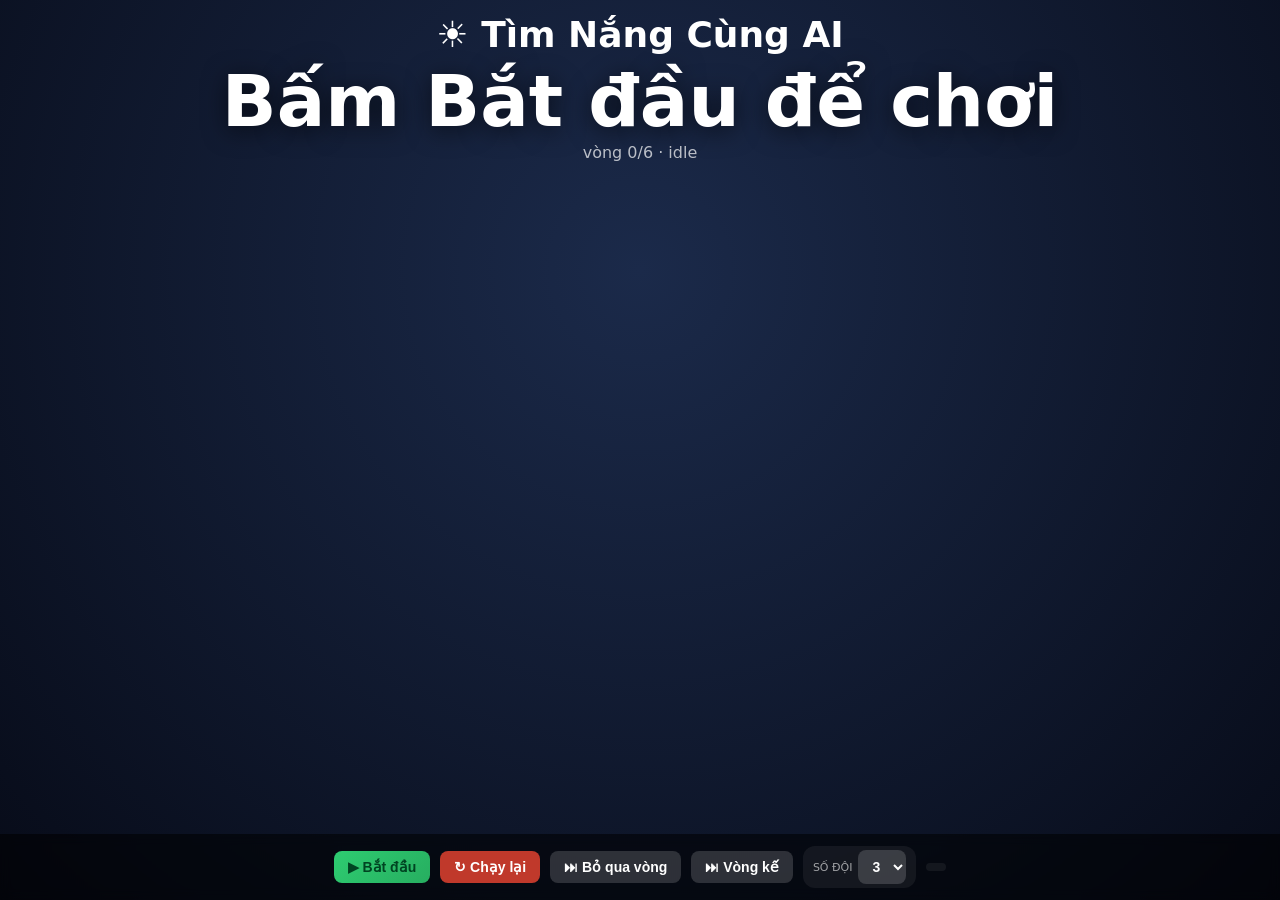
<file: app/static/timnang/master.html>
<!DOCTYPE html>
<html lang="vi">
<head>
<meta charset="UTF-8" />
<meta name="viewport" content="width=device-width, initial-scale=1.0" />
<title>Tìm Nắng — Bảng điểm (Master)</title>
<style>
  * { box-sizing: border-box; }
  html, body { margin: 0; height: 100%; background: radial-gradient(circle at 50% 30%, #1b2a4a, #070b18); color: #fff;
    font-family: 'Segoe UI', system-ui, sans-serif; overflow: hidden; user-select: none; }
  #stage { position: relative; width: 100vw; height: 100vh; display: flex; flex-direction: column; }
  #header { text-align: center; padding: 14px; }
  #header h1 { margin: 0; font-size: clamp(22px, 3vw, 36px); }
  #object { font-size: clamp(34px, 6vw, 72px); font-weight: 900; margin-top: 4px; min-height: 80px;
    text-shadow: 0 4px 24px rgba(0,0,0,.6); transition: all .3s; }
  #object.live { color: #ffd700; text-shadow: 0 0 30px rgba(255,215,0,.6); }
  #roundTag { font-size: 16px; opacity: .7; }

  #board { flex: 1; display: flex; gap: 18px; padding: 10px 28px 120px; align-items: stretch; }
  .team { flex: 1; border-radius: 24px; padding: 20px; display: flex; flex-direction: column; align-items: center;
    justify-content: center; gap: 12px; background: rgba(255,255,255,.05); border: 4px solid var(--c);
    transition: all .4s cubic-bezier(.34,1.56,.64,1); position: relative; }
  .team .name { font-size: clamp(26px, 4vw, 48px); font-weight: 800; }
  .team .score { font-size: clamp(56px, 10vw, 140px); font-weight: 900; line-height: 1; color: var(--c);
    text-shadow: 0 0 30px color-mix(in srgb, var(--c) 50%, transparent); }
  .team .order { font-size: clamp(18px, 2.5vw, 28px); font-weight: 700; min-height: 36px; opacity: .9; }
  .team.finished { background: color-mix(in srgb, var(--c) 22%, transparent); box-shadow: 0 0 50px color-mix(in srgb, var(--c) 40%, transparent); transform: scale(1.02); }
  .team.winner { background: linear-gradient(135deg, rgba(255,215,0,.3), rgba(255,152,0,.2)); box-shadow: 0 0 60px rgba(255,215,0,.5); }

  #op { position: absolute; bottom: 0; left: 0; right: 0; z-index: 20; background: rgba(0,0,0,.55);
    backdrop-filter: blur(6px); padding: 12px 18px; display: flex; gap: 10px; flex-wrap: wrap; align-items: center; justify-content: center; }
  #op .group { display: flex; gap: 6px; align-items: center; padding: 4px 10px; background: rgba(255,255,255,.06); border-radius: 12px; }
  #op button { background: rgba(255,255,255,.16); color: #fff; border: none; border-radius: 8px; padding: 8px 14px;
    font-size: 14px; cursor: pointer; font-weight: 600; }
  #op button:hover { background: rgba(255,255,255,.3); }
  #op select { background: rgba(255,255,255,.16); color: #fff; border: none; border-radius: 8px;
    padding: 8px 10px; font-size: 14px; font-weight: 600; cursor: pointer; }
  #op select option { color: #000; }
  #op .team-btn { border-left: 4px solid var(--c); }
  #op .start { background: linear-gradient(135deg, #2ecc71, #27ae60); color: #042; }
  #op .danger { background: #c0392b; }
  #op label { font-size: 11px; opacity: .6; text-transform: uppercase; }

  /* Nút nổi bật "Tiếp tục vòng tiếp theo" — chỉ hiện khi cuối vòng (phase=round_end) */
  #continueNext { position: absolute; left: 50%; top: 64%; transform: translateX(-50%); z-index: 40;
    display: none; padding: 22px 58px; font-size: clamp(26px, 5vw, 52px); font-weight: 900; cursor: pointer;
    border: 3px solid rgba(255,255,255,.35); border-radius: 26px; color: #042; letter-spacing: 1px;
    background: linear-gradient(135deg, #2ecc71, #27ae60);
    box-shadow: 0 16px 50px rgba(46,204,113,.55); animation: cnPulse 1.3s ease-in-out infinite; }
  #continueNext:hover { transform: translateX(-50%) scale(1.06); filter: brightness(1.05); }
  @keyframes cnPulse { 0%,100%{ box-shadow: 0 0 0 0 rgba(46,204,113,.6), 0 16px 50px rgba(46,204,113,.5) }
    50%{ box-shadow: 0 0 0 26px rgba(46,204,113,0), 0 16px 50px rgba(46,204,113,.5) } }

  #confetti { position: absolute; inset: 0; pointer-events: none; z-index: 15; }
  #winnerBanner { position: absolute; inset: 0; z-index: 25; display: none; flex-direction: column; align-items: center;
    justify-content: center; pointer-events: none; }
  #winnerBanner.show { display: flex; }
  #winnerBanner .t { font-size: clamp(40px, 8vw, 110px); font-weight: 900; text-shadow: 0 6px 30px rgba(0,0,0,.6); }
  #winnerBanner .sub { font-size: clamp(20px, 3vw, 36px); opacity: .85; margin-top: 8px; }

  #ranking { position: absolute; inset: 0; z-index: 24; display: none; flex-direction: column; align-items: center;
    justify-content: center; pointer-events: none; }
  #ranking.show { display: flex; }
  #ranking .panel { background: rgba(10,16,32,.88); border: 2px solid rgba(255,255,255,.18); border-radius: 26px;
    padding: 26px 44px; box-shadow: 0 24px 70px rgba(0,0,0,.65); }
  #ranking h2 { margin: 0 0 16px; font-size: clamp(26px, 4vw, 46px); text-align: center; letter-spacing: 2px; }
  #ranking .row { display: flex; align-items: center; gap: 18px; padding: 12px 20px; margin: 7px 0; border-radius: 14px;
    background: rgba(255,255,255,.05); min-width: min(72vw, 540px); font-size: clamp(22px, 3vw, 36px); }
  #ranking .row .medal { font-size: 1.15em; width: 1.4em; text-align: center; }
  #ranking .row .name { flex: 1; font-weight: 800; }
  #ranking .row .pts { font-weight: 900; }
  #ranking .row.first { background: linear-gradient(135deg, rgba(255,215,0,.28), rgba(255,152,0,.16)); }
</style>
</head>
<body>
<div id="stage">
  <div id="header">
    <h1>☀️ Tìm Nắng Cùng AI</h1>
    <div id="object">Bấm Bắt đầu để chơi</div>
    <div id="roundTag">vòng 0/6 · idle</div>
  </div>
  <div id="board"></div>

  <div id="winnerBanner"><div class="t"></div><div class="sub"></div></div>
  <div id="ranking"></div>
  <canvas id="confetti"></canvas>
  <button id="continueNext" onclick="op('continue_next')">▶ TIẾP TỤC VÒNG TIẾP THEO</button>

  <div id="op">
    <button class="start" onclick="op('start')">▶ Bắt đầu</button>
    <button class="danger" onclick="op('restart')">↻ Chạy lại</button>
    <button onclick="op('skip_round')">⏭ Bỏ qua vòng</button>
    <button onclick="op('next_round')">⏭ Vòng kế</button>
    <div class="group"><label>Số đội</label>
      <select id="teamCount" onchange="setTeams(this.value)">
        <option value="2">2</option><option value="3" selected>3</option>
        <option value="4">4</option><option value="5">5</option><option value="6">6</option>
      </select>
    </div>
    <div class="group" id="teamOps"></div>
  </div>
</div>

<audio id="player" preload="auto"></audio>

<script>
const TEAM_COLORS = { A:'#e74c3c', B:'#3498db', C:'#2ecc71', D:'#9b59b6', E:'#e67e22', F:'#1abc9c' };
const MEDALS = { 1:'🥇', 2:'🥈', 3:'🥉' };
const ORDER_WORD = { 1:'nhất', 2:'nhì', 3:'ba', 4:'tư', 5:'năm', 6:'sáu' };

const board = document.getElementById('board');
let renderedTeams = [];   // ids đang render — để reconcile khi số đội đổi
const objectEl = document.getElementById('object');
const roundTag = document.getElementById('roundTag');
const player = document.getElementById('player');
const winnerBanner = document.getElementById('winnerBanner');
const rankingEl = document.getElementById('ranking');

// Hiện bảng xếp hạng cuối trò (1-2-3 + điểm)
function showRanking(ranking) {
  const medals = ['🥇', '🥈', '🥉'];
  const rows = ranking.map((r, i) => `
    <div class="row${i === 0 ? ' first' : ''}" style="border-left:6px solid ${r.color}">
      <span class="medal">${medals[i] || (i + 1)}</span>
      <span class="name" style="color:${r.color}">${r.name}</span>
      <span class="pts">${r.score} điểm</span>
    </div>`).join('');
  rankingEl.innerHTML = `<div class="panel"><h2>🏆 BẢNG XẾP HẠNG 🏆</h2>${rows}</div>`;
  rankingEl.classList.add('show');
}

// Render ĐỘNG team cards + nút operator theo scoreboard (hỗ trợ 2-6 đội).
function orderLabel(order, teamCount) {
  if (!order) return '';
  const medal = MEDALS[order] ? (MEDALS[order] + ' ' + ORDER_WORD[order]) : ('#' + order);
  const pts = Math.max(1, teamCount - order + 1);
  return medal + ' · +' + pts;
}
function reconcileTeams(teams, teamCount) {
  const ids = teams.map(t => t.id);
  const same = ids.length === renderedTeams.length && ids.every((id, i) => id === renderedTeams[i]);
  if (!same) {
    board.innerHTML = '';
    const ops = document.getElementById('teamOps'); ops.innerHTML = '';
    for (const t of teams) {
      const card = document.createElement('div');
      card.className = 'team'; card.id = 'team-' + t.id;
      card.style.setProperty('--c', t.color);
      card.innerHTML = `<div class="name">${t.name}</div><div class="score" id="score-${t.id}">0</div><div class="order" id="order-${t.id}"></div>`;
      board.appendChild(card);
      const wrap = document.createElement('div'); wrap.className = 'group';
      wrap.innerHTML = `<label style="color:${t.color}">${t.name}</label>
        <button class="team-btn" style="--c:${t.color}" onclick="op('force_accept','${t.id}')">✓ Ép đúng</button>
        <button onclick="op('add_point','${t.id}',1)">+1</button>
        <button onclick="op('add_point','${t.id}',-1)">−1</button>`;
      ops.appendChild(wrap);
    }
    renderedTeams = ids;
  }
  for (const t of teams) {
    const sEl = document.getElementById('score-' + t.id); if (sEl) sEl.textContent = t.score;
    const oEl = document.getElementById('order-' + t.id); if (oEl) oEl.textContent = orderLabel(t.order, teamCount);
    const card = document.getElementById('team-' + t.id); if (card) card.classList.toggle('finished', !!t.order);
  }
}

const ws = new WebSocket((location.protocol === 'https:' ? 'wss' : 'ws') + '://' + location.host + '/ws/master');
// Hàng đợi audio: nhiều lệnh play_audio đến gần nhau (vd vài đội về cùng lúc nhau,
// hoặc "Đội X về thứ ba!" + "Hết vòng") sẽ phát TUẦN TỰ, clip trước phát trọn vẹn rồi
// clip sau mới phát — KHÔNG bị đè/cắt nhau (không skip lời thông báo đội nào).
const audioQueue = [];
let audioPlaying = false;
function audioNext(){
  if (audioPlaying || !audioQueue.length) return;
  audioPlaying = true;
  player.src = '/audio/' + audioQueue.shift();
  player.play().catch(() => { audioPlaying = false; audioNext(); });
}
// Báo server khi phát xong (server chờ audio_ended nếu có yêu cầu wait).
// onerror cũng báo + chuyển clip kế để không kẹt hàng đợi.
player.onended = () => {
  try { ws.send(JSON.stringify({ type: 'audio_ended' })); } catch (e) {}
  audioPlaying = false; audioNext();
};
player.onerror = () => {
  try { ws.send(JSON.stringify({ type: 'audio_ended' })); } catch (e) {}
  audioPlaying = false; audioNext();
};
ws.onmessage = (e) => {
  const m = JSON.parse(e.data);
  switch (m.type) {
    case 'scoreboard':
      roundTag.textContent = `vòng ${m.round}/${m.rounds} · ${m.phase}`;
      if (m.object) { objectEl.textContent = '🎯 ' + m.object; objectEl.classList.toggle('live', m.phase === 'playing'); }
      else if (m.phase === 'idle') { objectEl.textContent = 'Bấm Bắt đầu để chơi'; objectEl.classList.remove('live'); }
      reconcileTeams(m.teams || [], m.team_count || 3);
      if (m.team_count) { const sel = document.getElementById('teamCount'); if (sel) sel.value = m.team_count; }
      // Nút nổi bật "Tiếp tục vòng tiếp theo" — chỉ hiện khi cuối vòng (round_end).
      const cBtn = document.getElementById('continueNext');
      if (m.phase === 'round_end') {
        const isLast = (m.round >= m.rounds);
        cBtn.style.display = 'block';
        cBtn.textContent = isLast ? '🏁 XEM KẾT QUẢ CHUNG CUỘC' : '▶ TIẾP TỤC VÒNG TIẾP THEO';
      } else {
        cBtn.style.display = 'none';
      }
      break;
    case 'play_audio':
      audioQueue.push(m.key);
      audioNext();
      break;
    case 'stop_audio':
      audioQueue.length = 0;   // dọn hàng đợi (op restart/skip) — không phát clip cũ nữa
      audioPlaying = false;
      player.pause();
      player.currentTime = 0;
      break;
    case 'game_over':
      if (m.ranking) showRanking(m.ranking);
      const winColor = TEAM_COLORS[m.winner] || '#ffd700';
      if (m.winner) {
        const winCard = document.getElementById('team-' + m.winner);
        if (winCard) winCard.classList.add('winner');
        winnerBanner.querySelector('.t').textContent = '🏆 ' + m.winner_name + ' VÔ ĐỊCH!';
        winnerBanner.querySelector('.t').style.color = winColor;
        winnerBanner.querySelector('.sub').textContent = 'Cảm ơn tất cả các đội!';
        winnerBanner.classList.add('show');
        burstConfetti(winColor, 180);
        playFanfare();
        setTimeout(() => winnerBanner.classList.remove('show'), 6000);
      }
      break;
    case 'reset':
      document.querySelectorAll('.team').forEach(c => c.classList.remove('finished', 'winner'));
      winnerBanner.classList.remove('show');
      rankingEl.classList.remove('show');
      objectEl.classList.remove('live');
      document.getElementById('continueNext').style.display = 'none';
      break;
  }
};

function op(action, team, delta) {
  const msg = { type: 'op', action };
  if (team) msg.team = team;
  if (delta !== undefined) msg.delta = delta;
  ws.send(JSON.stringify(msg));
}
function setTeams(n) {
  ws.send(JSON.stringify({ type: 'op', action: 'set_teams', count: Number(n) }));
}
// Phím tắt: Enter = start, Esc = restart
document.addEventListener('keydown', e => {
  if (e.target.tagName === 'INPUT') return;
  if (e.key === 'Enter') op('start');
  if (e.key === 'Escape') op('restart');
});

// ---- Fanfare (Web Audio, 7 nốt thang) ----
let actx = null;
function playFanfare() {
  try {
    if (!actx) actx = new (window.AudioContext || window.webkitAudioContext)();
    if (actx.state === 'suspended') actx.resume();
    const now = actx.currentTime;
    [523, 587, 659, 698, 784, 880, 988].forEach((f, i) => {
      const o = actx.createOscillator(), g = actx.createGain();
      o.type = 'triangle'; o.frequency.value = f;
      g.gain.setValueAtTime(0.22, now + i * 0.14);
      g.gain.exponentialRampToValueAtTime(0.001, now + i * 0.14 + 0.4);
      o.connect(g).connect(actx.destination); o.start(now + i * 0.14); o.stop(now + i * 0.14 + 0.4);
    });
  } catch (e) {}
}

// ---- Confetti ----
const cc = document.getElementById('confetti');
const cctx = cc.getContext('2d');
let pieces = [], running = false;
function resizeCC() { cc.width = window.innerWidth; cc.height = window.innerHeight; }
window.addEventListener('resize', resizeCC); resizeCC();
function burstConfetti(color, n = 80) {
  for (let i = 0; i < n; i++) {
    pieces.push({ x: window.innerWidth/2 + (Math.random()-.5)*400, y: window.innerHeight*.25,
      vx: (Math.random()-.5)*16, vy: -Math.random()*18-4, w: 6+Math.random()*10, h: 6+Math.random()*10,
      color: Math.random()<.4 ? color : (Math.random()<.5 ? '#ffd700' : '#fff'), rot: Math.random()*360,
      rotV: (Math.random()-.5)*10, life: 1, decay: 0.003+Math.random()*0.007 });
  }
  if (!running) { running = true; renderCC(); }
}
function renderCC() {
  cctx.clearRect(0,0,cc.width,cc.height);
  pieces = pieces.filter(p => p.life > 0);
  for (const p of pieces) {
    p.x += p.vx; p.vy += 0.24; p.y += p.vy; p.rot += p.rotV; p.life -= p.decay;
    cctx.save(); cctx.translate(p.x, p.y); cctx.rotate(p.rot*Math.PI/180);
    cctx.globalAlpha = Math.max(0, p.life); cctx.fillStyle = p.color;
    cctx.fillRect(-p.w/2, -p.h/2, p.w, p.h); cctx.restore();
  }
  if (pieces.length) requestAnimationFrame(renderCC); else running = false;
}
</script>
</body>
</html>
</file>
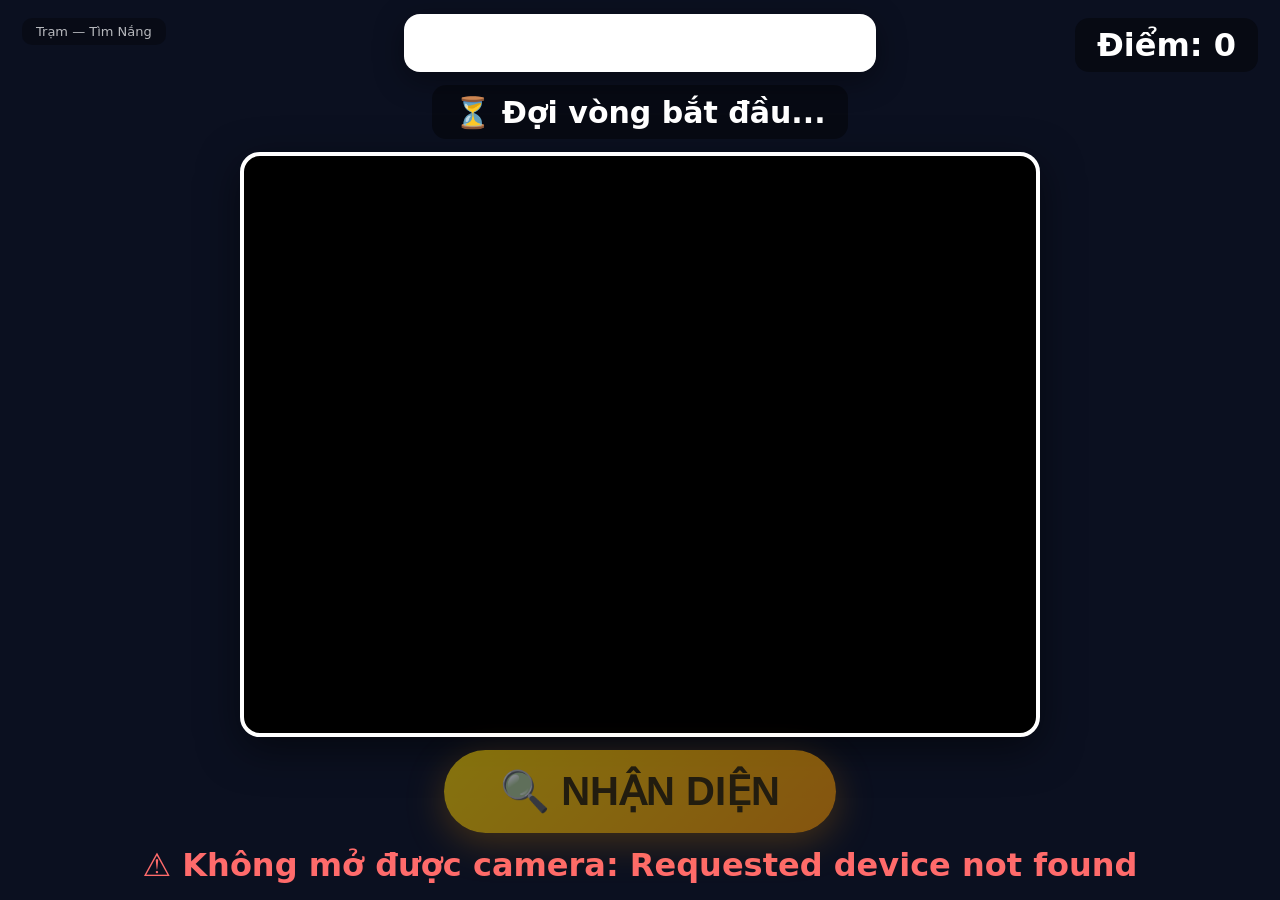
<file: app/static/timnang/station.html>
<!DOCTYPE html>
<html lang="vi">
<head>
<meta charset="UTF-8" />
<meta name="viewport" content="width=device-width, initial-scale=1.0" />
<title>Trạm — Tìm Nắng</title>
<style>
  * { box-sizing: border-box; }
  html, body { margin: 0; height: 100%; background: #0b1020; color: #fff;
    font-family: 'Segoe UI', system-ui, sans-serif; overflow: hidden; user-select: none; }
  #stage { position: relative; width: 100vw; height: 100vh; display: flex; flex-direction: column;
    align-items: center; justify-content: center; gap: 13px; padding: 14px; }
  #teamBadge { font-size: clamp(22px, 3.4vw, 40px); font-weight: 900; padding: 6px 26px; border-radius: 16px;
    box-shadow: 0 8px 30px rgba(0,0,0,.4); }
  #objectBox { font-size: clamp(18px, 2.8vw, 30px); font-weight: 700; text-align: center;
    background: rgba(0,0,0,.4); padding: 10px 22px; border-radius: 14px; min-height: 50px;
    display: flex; align-items: center; justify-content: center; transition: all .3s; }
  #objectBox.live { border: 3px solid #ffd700; box-shadow: 0 0 30px rgba(255,215,0,.4); }
  /* Camera càng to càng tốt nhưng vẫn để lọt badge + nút + kết quả trên màn.
     Chiều cao gói = (100vh - ~300px cho UI khác), rộng theo tỉ lệ 4/3, kẹp thêm bởi 94vw. */
  #camWrap { position: relative; width: min(94vw, calc((100vh - 300px) * 4 / 3)); aspect-ratio: 4/3;
    border-radius: 20px; overflow: hidden; background: #000;
    box-shadow: 0 12px 40px rgba(0,0,0,.5); border: 4px solid var(--team, #fff); }
  #cam { width: 100%; height: 100%; object-fit: cover; transform: scaleX(-1); }  /* mirror */
  #recBtn { font-size: clamp(24px, 4vw, 40px); font-weight: 800; padding: 18px 56px; border: none; border-radius: 60px;
    cursor: pointer; background: linear-gradient(135deg, #ffd700, #ff9800); color: #3a2a00;
    box-shadow: 0 10px 36px rgba(255,152,0,.45); transition: transform .1s; }
  #recBtn:hover:not(:disabled) { transform: scale(1.05); }
  #recBtn:active:not(:disabled) { transform: scale(.96); }
  #recBtn:disabled { opacity: .5; cursor: wait; }
  #result { font-size: clamp(20px, 3vw, 32px); font-weight: 700; min-height: 40px; text-align: center; transition: all .3s; }
  #result.ok { color: #2ecc71; text-shadow: 0 0 20px rgba(46,204,113,.5); }
  #result.bad { color: #ff6b6b; }
  #result.wait { color: #ffd700; }
  #score { position: absolute; top: 18px; right: 22px; font-size: clamp(20px, 3vw, 32px); font-weight: 800;
    background: rgba(0,0,0,.4); padding: 8px 22px; border-radius: 14px; }
  #phaseTag { position: absolute; top: 18px; left: 22px; font-size: 13px; opacity: .7; background: rgba(0,0,0,.4);
    padding: 6px 14px; border-radius: 10px; }
  #confetti { position: absolute; inset: 0; pointer-events: none; z-index: 10; }
</style>
</head>
<body>
<div id="stage">
  <div id="phaseTag">Trạm — Tìm Nắng</div>
  <div id="teamBadge">Đội ?</div>
  <div id="objectBox">⏳ Đợi vòng bắt đầu...</div>
  <div id="camWrap"><video id="cam" autoplay playsinline muted></video></div>
  <button id="recBtn">🔍 NHẬN DIỆN</button>
  <div id="result"> </div>
  <div id="score">Điểm: 0</div>
  <canvas id="confetti"></canvas>
</div>
<canvas id="snap" hidden></canvas>

<script>
const TEAM_COLORS = { A: '#e74c3c', B: '#3498db', C: '#2ecc71', D: '#9b59b6', E: '#e67e22', F: '#1abc9c' };
const TEAM_NAMES  = { A: 'Đội A', B: 'Đội B', C: 'Đội C', D: 'Đội D', E: 'Đội E', F: 'Đội F' };
const team = location.pathname.split('/').pop().toUpperCase();
const teamColor = TEAM_COLORS[team] || '#fff';

document.getElementById('teamBadge').textContent = TEAM_NAMES[team] || ('Đội ' + team);
document.getElementById('teamBadge').style.background = teamColor;
document.getElementById('teamBadge').style.color = '#fff';
document.documentElement.style.setProperty('--team', teamColor);

const cam = document.getElementById('cam');
const snap = document.getElementById('snap');
const recBtn = document.getElementById('recBtn');
const resultEl = document.getElementById('result');
const objectBox = document.getElementById('objectBox');
const scoreEl = document.getElementById('score');

// ---- Webcam ----
navigator.mediaDevices.getUserMedia({ video: { facingMode: 'environment', width: { ideal: 640 } }, audio: false })
  .then(s => { cam.srcObject = s; })
  .catch(e => { resultEl.className = 'bad'; resultEl.textContent = '⚠️ Không mở được camera: ' + e.message; recBtn.disabled = true; });

// ---- WebSocket ----
const ws = new WebSocket((location.protocol === 'https:' ? 'wss' : 'ws') + '://' + location.host + '/ws/station/' + team);
ws.onmessage = (e) => {
  const m = JSON.parse(e.data);
  switch (m.type) {
    case 'round':
      objectBox.textContent = '🎯 Hãy tìm: ' + m.object;
      objectBox.classList.add('live');
      resultEl.textContent = ' '; resultEl.className = '';
      break;
    case 'scoreboard':
      document.getElementById('phaseTag').textContent = `Trạm ${team} · vòng ${m.round}/${m.rounds} · ${m.phase}`;
      const me = m.teams.find(t => t.id === team);
      if (me) scoreEl.textContent = 'Điểm: ' + me.score;
      break;
    case 'result':
      recBtn.disabled = false;
      resultEl.textContent = m.msg || '';
      if (m.correct === true) { resultEl.className = 'ok'; playChime('correct'); burstConfetti(teamColor); }
      else if (m.correct === false) { resultEl.className = 'bad'; playChime('wrong'); }
      else { resultEl.className = 'wait'; }
      break;
    case 'reset':
      objectBox.textContent = '⏳ Đợi vòng bắt đầu...'; objectBox.classList.remove('live');
      resultEl.textContent = ' '; resultEl.className = '';
      clearConfetti();
      break;
    case 'game_over':
      objectBox.textContent = '🏁 Trò chơi kết thúc!';
      if (m.winner === team) { resultEl.className = 'ok'; resultEl.textContent = '🏆 Đội mình VÔ ĐỊCH!'; burstConfetti(teamColor, 120); }
      break;
  }
};

// ---- Grab frame + send ----
function recognize() {
  if (recBtn.disabled) return;                      // đang xử lý → bỏ qua (chặn đúp Space/Enter/click)
  if (!cam.videoWidth) { resultEl.className = 'bad'; resultEl.textContent = 'Camera chưa sẵn sàng'; return; }
  const w = 480, h = Math.round(480 * cam.videoHeight / cam.videoWidth);
  snap.width = w; snap.height = h;
  const ctx = snap.getContext('2d');
  ctx.save(); ctx.scale(-1, 1); ctx.translate(-w, 0); ctx.drawImage(cam, 0, 0, w, h); ctx.restore();  // un-mirror
  const img = snap.toDataURL('image/jpeg', 0.7);
  resultEl.className = 'wait'; resultEl.textContent = '🤖 Đang nhận diện...';
  recBtn.disabled = true;
  ws.send(JSON.stringify({ type: 'recognize', image: img }));
}
recBtn.addEventListener('click', () => { recognize(); recBtn.blur(); });
// Phím Space HOẶC Enter đều nhận diện (recognize() tự chặn khi đang bận → không đúp).
document.addEventListener('keydown', e => {
  if ((e.key === ' ' || e.key === 'Enter') && !recBtn.disabled) { e.preventDefault(); recognize(); }
});

// ---- Chime (Web Audio) ----
let actx = null;
function playChime(kind) {
  try {
    if (!actx) actx = new (window.AudioContext || window.webkitAudioContext)();
    if (actx.state === 'suspended') actx.resume();
    const now = actx.currentTime;
    const notes = kind === 'correct' ? [523, 659, 784] : [330, 220];
    notes.forEach((f, i) => {
      const o = actx.createOscillator(), g = actx.createGain();
      o.type = 'sine'; o.frequency.value = f;
      g.gain.setValueAtTime(0.25, now + i * 0.12);
      g.gain.exponentialRampToValueAtTime(0.001, now + i * 0.12 + 0.3);
      o.connect(g).connect(actx.destination); o.start(now + i * 0.12); o.stop(now + i * 0.12 + 0.3);
    });
  } catch (e) {}
}

// ---- Confetti ----
const cc = document.getElementById('confetti');
const cctx = cc.getContext('2d');
let pieces = [], running = false;
function resizeCC() { cc.width = window.innerWidth; cc.height = window.innerHeight; }
window.addEventListener('resize', resizeCC); resizeCC();
function burstConfetti(color, n = 60) {
  for (let i = 0; i < n; i++) {
    pieces.push({ x: window.innerWidth/2 + (Math.random()-.5)*200, y: window.innerHeight*.3,
      vx: (Math.random()-.5)*12, vy: -Math.random()*14-3, w: 5+Math.random()*8, h: 5+Math.random()*8,
      color: Math.random()<.5 ? color : '#ffd700', rot: Math.random()*360, rotV: (Math.random()-.5)*8,
      life: 1, decay: 0.004+Math.random()*0.008 });
  }
  if (!running) { running = true; renderCC(); }
}
function clearConfetti() { pieces = []; cctx.clearRect(0,0,cc.width,cc.height); }
function renderCC() {
  cctx.clearRect(0,0,cc.width,cc.height);
  pieces = pieces.filter(p => p.life > 0);
  for (const p of pieces) {
    p.x += p.vx; p.vy += 0.22; p.y += p.vy; p.rot += p.rotV; p.life -= p.decay;
    cctx.save(); cctx.translate(p.x, p.y); cctx.rotate(p.rot*Math.PI/180);
    cctx.globalAlpha = Math.max(0, p.life); cctx.fillStyle = p.color;
    cctx.fillRect(-p.w/2, -p.h/2, p.w, p.h); cctx.restore();
  }
  if (pieces.length) requestAnimationFrame(renderCC); else running = false;
}
</script>
</body>
</html>
</file>
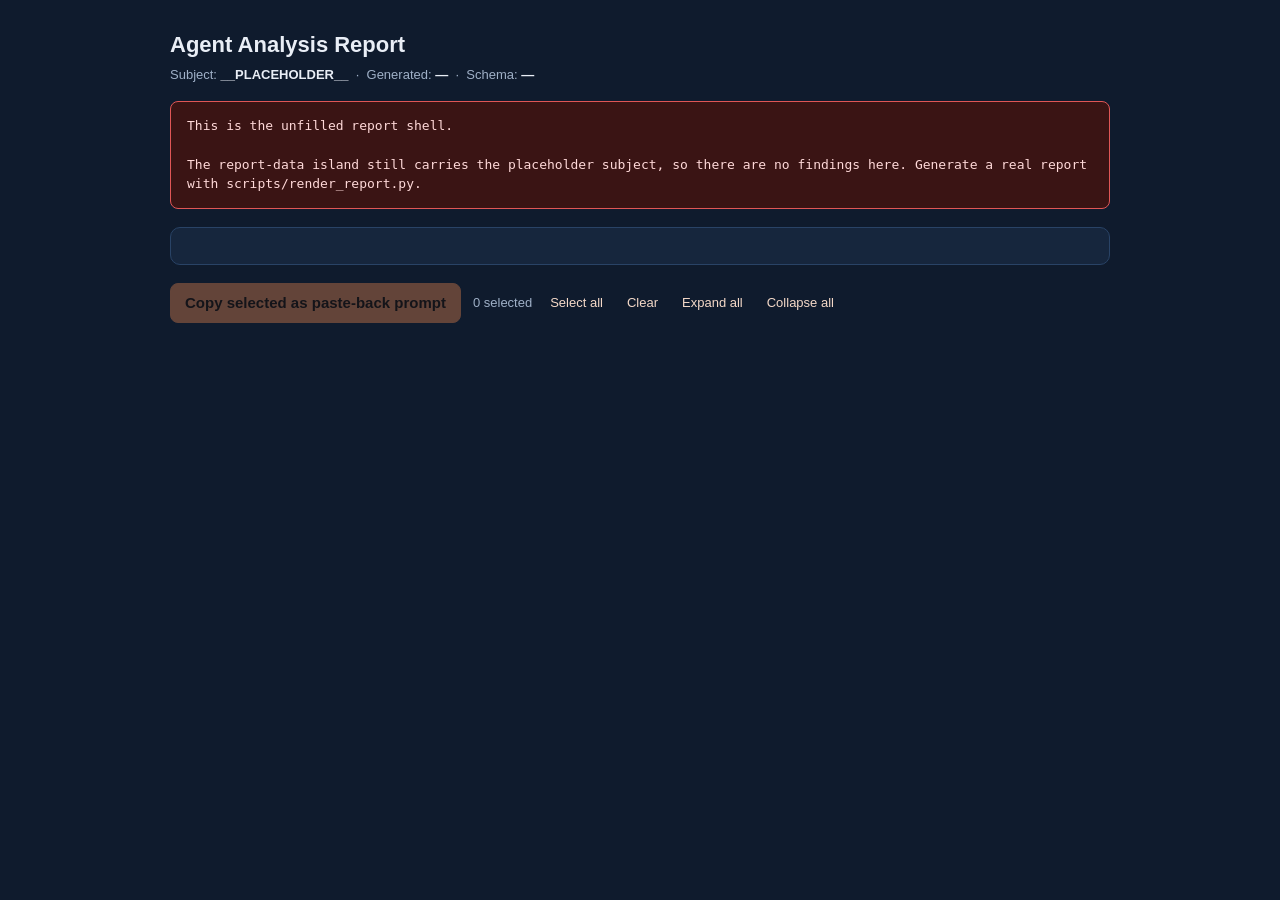
<file: .claude/skills/bmad-agent-builder/assets/report-shell.html>
<!DOCTYPE html>
<html lang="en">
<head>
<meta charset="utf-8">
<meta name="viewport" content="width=device-width, initial-scale=1">
<title>Agent Analysis Report</title>
<style>
  :root {
    --bg: #0f1b2d;
    --panel: #16263d;
    --panel-2: #1d3250;
    --ink: #e9eef6;
    --ink-dim: #9fb0c7;
    --line: #294366;
    --accent: #b66d46;
    --accent-ink: #f4d9c8;
    --critical: #e05656;
    --high: #e0904a;
    --medium: #d8c24a;
    --low: #5aa0d0;
    --ok: #4caf72;
  }
  * { box-sizing: border-box; }
  body {
    margin: 0;
    background: var(--bg);
    color: var(--ink);
    font: 15px/1.5 -apple-system, BlinkMacSystemFont, "Segoe UI", Roboto, Helvetica, Arial, sans-serif;
  }
  .wrap { max-width: 980px; margin: 0 auto; padding: 28px 20px 80px; }
  header h1 { font-size: 22px; margin: 0 0 4px; }
  header .meta { color: var(--ink-dim); font-size: 13px; }
  header .meta b { color: var(--ink); font-weight: 600; }

  .banner {
    display: none;
    background: #3a1414;
    border: 1px solid var(--critical);
    color: #ffd9d9;
    padding: 14px 16px;
    border-radius: 8px;
    margin: 16px 0;
    white-space: pre-wrap;
    font-family: ui-monospace, SFMono-Regular, Menlo, monospace;
    font-size: 13px;
  }
  .banner.show { display: block; }

  .overview {
    background: var(--panel);
    border: 1px solid var(--line);
    border-radius: 10px;
    padding: 18px;
    margin: 18px 0;
  }
  .grade {
    font-size: 34px;
    font-weight: 800;
    margin: 0 0 8px;
    text-transform: capitalize;
  }
  .grade.g-excellent { color: var(--ok); }
  .grade.g-good { color: var(--low); }
  .grade.g-fair { color: var(--medium); }
  .grade.g-poor { color: var(--critical); }
  .verdict { font-size: 16px; font-weight: 600; margin: 0 0 14px; }
  .summary { color: var(--ink-dim); margin: 0 0 14px; }
  .counts { display: flex; flex-wrap: wrap; gap: 10px; }
  .pill {
    display: inline-flex;
    align-items: center;
    gap: 8px;
    padding: 6px 12px;
    border-radius: 999px;
    background: var(--panel-2);
    border: 1px solid var(--line);
    font-size: 13px;
  }
  .pill .dot { width: 10px; height: 10px; border-radius: 50%; }
  .pill .n { font-weight: 700; }
  .dot.critical { background: var(--critical); }
  .dot.high { background: var(--high); }
  .dot.medium { background: var(--medium); }
  .dot.low { background: var(--low); }

  /* Agent portrait (agent_profile block) */
  .portrait {
    display: flex;
    align-items: center;
    gap: 16px;
    background: var(--panel);
    border: 1px solid var(--line);
    border-radius: 10px;
    padding: 18px;
    margin: 18px 0;
  }
  .portrait .icon {
    flex: 0 0 auto;
    width: 56px;
    height: 56px;
    border-radius: 12px;
    background: var(--panel-2);
    border: 1px solid var(--line);
    display: flex;
    align-items: center;
    justify-content: center;
    font-size: 30px;
  }
  .portrait .who { flex: 1 1 auto; min-width: 0; }
  .portrait .who .name { font-size: 18px; font-weight: 700; }
  .portrait .who .title { color: var(--ink-dim); font-size: 13px; margin-top: 1px; }
  .portrait .who .mission { margin-top: 8px; }
  .portrait .who .type {
    display: inline-block;
    margin-top: 8px;
    font-size: 11px;
    text-transform: uppercase;
    letter-spacing: 0.04em;
    padding: 3px 8px;
    border-radius: 6px;
    background: var(--panel-2);
    border: 1px solid var(--accent);
    color: var(--accent-ink);
  }

  /* Generic agent-block / synthesis panel */
  .block {
    background: var(--panel);
    border: 1px solid var(--line);
    border-radius: 10px;
    padding: 18px;
    margin: 18px 0;
  }
  .block > h2 {
    font-size: 13px;
    text-transform: uppercase;
    letter-spacing: 0.06em;
    color: var(--ink-dim);
    margin: 0 0 12px;
  }
  .cap-list { list-style: none; margin: 0; padding: 0; }
  .cap-list li {
    display: flex;
    align-items: baseline;
    gap: 10px;
    padding: 8px 0;
    border-top: 1px solid var(--line);
  }
  .cap-list li:first-child { border-top: none; }
  .cap-list .cap-name { font-weight: 600; flex: 0 0 auto; }
  .cap-list .cap-kind {
    flex: 0 0 auto;
    font-size: 11px;
    text-transform: uppercase;
    letter-spacing: 0.04em;
    padding: 2px 7px;
    border-radius: 6px;
    background: var(--panel-2);
    border: 1px solid var(--line);
    color: var(--ink-dim);
  }
  .cap-list .cap-note { color: var(--ink-dim); flex: 1 1 auto; min-width: 0; }
  .kv { margin: 0; display: grid; grid-template-columns: 150px 1fr; gap: 6px 14px; }
  .kv dt { color: var(--ink-dim); font-size: 12px; text-transform: uppercase; letter-spacing: 0.04em; }
  .kv dd { margin: 0; }
  .block .journey { padding: 8px 0; border-top: 1px solid var(--line); }
  .block .journey:first-of-type { border-top: none; padding-top: 0; }
  .block .journey .j-name { font-weight: 600; }
  .block .journey .j-steps { color: var(--ink-dim); margin-top: 2px; }
  .block .mono, .block code {
    font-family: ui-monospace, SFMono-Regular, Menlo, monospace;
    font-size: 13px;
    background: var(--panel-2);
    padding: 1px 5px;
    border-radius: 4px;
  }

  /* Themes */
  .theme { padding: 12px 0; border-top: 1px solid var(--line); }
  .theme:first-of-type { border-top: none; padding-top: 0; }
  .theme .t-head { display: flex; align-items: center; gap: 10px; }
  .theme .t-title { font-weight: 600; flex: 1 1 auto; min-width: 0; }
  .theme .t-cause { color: var(--ink-dim); margin-top: 4px; }
  .theme .t-action { margin-top: 4px; }
  .theme .t-findings { margin-top: 8px; padding-left: 12px; border-left: 2px solid var(--line); }
  .theme .t-finding { font-size: 13px; color: var(--ink-dim); padding: 2px 0; }

  /* Strengths */
  .strength-list { margin: 0; padding-left: 20px; }
  .strength-list li { padding: 2px 0; }

  /* Recommendations */
  .rec { padding: 8px 0; border-top: 1px solid var(--line); }
  .rec:first-of-type { border-top: none; padding-top: 0; }
  .rec .rank { font-weight: 700; color: var(--accent-ink); margin-right: 8px; }
  .rec .resolves { color: var(--ink-dim); font-size: 12px; margin-left: 8px; }

  .toolbar {
    display: flex;
    align-items: center;
    gap: 12px;
    margin: 18px 0 10px;
    flex-wrap: wrap;
  }
  .toolbar .sel-count { color: var(--ink-dim); font-size: 13px; }
  button {
    font: inherit;
    cursor: pointer;
    border-radius: 8px;
    border: 1px solid var(--line);
    background: var(--panel-2);
    color: var(--ink);
    padding: 8px 14px;
  }
  button.primary {
    background: var(--accent);
    border-color: var(--accent);
    color: #1a0e07;
    font-weight: 600;
  }
  button:disabled { opacity: 0.5; cursor: default; }
  button.link {
    background: none;
    border: none;
    color: var(--accent-ink);
    padding: 4px 6px;
    font-size: 13px;
  }
  button.small { padding: 5px 10px; font-size: 13px; flex: 0 0 auto; }

  .no-findings {
    background: var(--panel);
    border: 1px dashed var(--line);
    border-radius: 10px;
    padding: 28px;
    text-align: center;
    color: var(--ink-dim);
  }
  .no-findings .big { font-size: 18px; color: var(--ok); margin-bottom: 6px; }

  .group { margin: 18px 0; }
  .group > h2 {
    font-size: 13px;
    text-transform: uppercase;
    letter-spacing: 0.06em;
    color: var(--ink-dim);
    margin: 0 0 8px;
    display: flex;
    align-items: center;
    gap: 8px;
  }

  .finding {
    background: var(--panel);
    border: 1px solid var(--line);
    border-left: 4px solid var(--line);
    border-radius: 8px;
    margin: 8px 0;
    overflow: hidden;
  }
  .finding.sev-critical { border-left-color: var(--critical); }
  .finding.sev-high { border-left-color: var(--high); }
  .finding.sev-medium { border-left-color: var(--medium); }
  .finding.sev-low { border-left-color: var(--low); }

  .finding .row {
    display: flex;
    align-items: center;
    gap: 12px;
    padding: 12px 14px;
  }
  .finding .row .chk { width: 16px; height: 16px; flex: 0 0 auto; cursor: pointer; }
  .finding .row .head { flex: 1 1 auto; cursor: pointer; min-width: 0; }
  .finding .row .title { font-weight: 600; }
  .finding .row .sub { color: var(--ink-dim); font-size: 12px; margin-top: 2px; }
  .finding .tag {
    flex: 0 0 auto;
    font-size: 11px;
    text-transform: uppercase;
    letter-spacing: 0.04em;
    padding: 3px 8px;
    border-radius: 6px;
    background: var(--panel-2);
    border: 1px solid var(--line);
    color: var(--ink-dim);
  }
  .finding .caret { flex: 0 0 auto; color: var(--ink-dim); transition: transform 0.15s; cursor: pointer; }
  .finding.open .caret { transform: rotate(90deg); }

  .finding .body {
    display: none;
    padding: 0 14px 14px 42px;
    border-top: 1px solid var(--line);
  }
  .finding.open .body { display: block; }
  .finding .body dl { margin: 12px 0 0; display: grid; grid-template-columns: 130px 1fr; gap: 6px 14px; }
  .finding .body dt { color: var(--ink-dim); font-size: 12px; text-transform: uppercase; letter-spacing: 0.04em; }
  .finding .body dd { margin: 0; }
  .finding .body code, .finding .body .mono {
    font-family: ui-monospace, SFMono-Regular, Menlo, monospace;
    font-size: 13px;
    background: var(--panel-2);
    padding: 1px 5px;
    border-radius: 4px;
  }

  .toast {
    position: fixed;
    left: 50%;
    bottom: 28px;
    transform: translateX(-50%);
    background: var(--ok);
    color: #06160c;
    padding: 10px 18px;
    border-radius: 8px;
    font-weight: 600;
    opacity: 0;
    transition: opacity 0.2s;
    pointer-events: none;
  }
  .toast.show { opacity: 1; }

  .fallback-area { margin-top: 12px; display: none; }
  .fallback-area.show { display: block; }
  .fallback-area textarea {
    width: 100%;
    min-height: 160px;
    background: var(--panel-2);
    color: var(--ink);
    border: 1px solid var(--line);
    border-radius: 8px;
    padding: 10px;
    font-family: ui-monospace, SFMono-Regular, Menlo, monospace;
    font-size: 13px;
  }
</style>
</head>
<body>
<div class="wrap">
  <header>
    <h1>Agent Analysis Report</h1>
    <div class="meta">
      <span>Subject: <b id="m-subject">—</b></span> &nbsp;·&nbsp;
      <span>Generated: <b id="m-generated">—</b></span> &nbsp;·&nbsp;
      <span>Schema: <b id="m-schema">—</b></span>
    </div>
  </header>

  <div id="parse-banner" class="banner"></div>

  <!-- Agent portrait (agent_profile). Hidden when the block is absent. -->
  <section id="portrait" class="portrait" hidden></section>

  <section id="overview" class="overview" hidden>
    <div id="grade" class="grade" hidden></div>
    <p id="verdict" class="verdict"></p>
    <p id="summary-text" class="summary" hidden></p>
    <div id="counts" class="counts"></div>
  </section>

  <!-- Capability dashboard (capabilities). Hidden when absent. -->
  <section id="capabilities" class="block" hidden></section>

  <!-- Per-lens verdicts (detailed_analysis). Hidden when absent. -->
  <section id="lens-verdicts" class="block" hidden></section>

  <!-- Sanctum block (sanctum). Conditional; hidden for stateless agents. -->
  <section id="sanctum" class="block" hidden></section>

  <!-- Experience: journeys plus headless (experience). Hidden when absent. -->
  <section id="experience" class="block" hidden></section>

  <!-- Synthesis layer (themes, strengths, recommendations). Hidden when absent. -->
  <section id="themes" class="block" hidden></section>
  <section id="strengths" class="block" hidden></section>
  <section id="recommendations" class="block" hidden></section>

  <div id="toolbar" class="toolbar" hidden>
    <button id="btn-copy" class="primary" disabled>Copy selected as paste-back prompt</button>
    <span id="sel-count" class="sel-count">0 selected</span>
    <button id="btn-select-all" class="link">Select all</button>
    <button id="btn-clear" class="link">Clear</button>
    <button id="btn-expand-all" class="link">Expand all</button>
    <button id="btn-collapse-all" class="link">Collapse all</button>
  </div>

  <div id="fallback" class="fallback-area">
    <p class="sel-count">Clipboard was unavailable. Copy the text below manually:</p>
    <textarea id="fallback-text" readonly></textarea>
  </div>

  <div id="findings-root"></div>
</div>

<div id="toast" class="toast">Copied</div>

<!-- scripts/render_report.py replaces the contents of this island per run.
     The placeholder below is intentionally unusable: the shell refuses to
     render it, so a failed injection can never look like real findings. -->
<script type="application/json" id="report-data">
{
  "schema_version": 2,
  "subject": "__PLACEHOLDER__",
  "generated": "",
  "verdict": "",
  "findings": []
}
</script>

<script>
(function () {
  "use strict";

  var SEVERITIES = ["critical", "high", "medium", "low"];
  var SEV_LABEL = { critical: "Critical", high: "High", medium: "Medium", low: "Low" };
  var GRADES = ["excellent", "good", "fair", "poor"];
  var PLACEHOLDER_SUBJECT = "__PLACEHOLDER__";

  var els = {
    banner: document.getElementById("parse-banner"),
    portrait: document.getElementById("portrait"),
    overview: document.getElementById("overview"),
    grade: document.getElementById("grade"),
    verdict: document.getElementById("verdict"),
    summaryText: document.getElementById("summary-text"),
    counts: document.getElementById("counts"),
    capabilities: document.getElementById("capabilities"),
    lensVerdicts: document.getElementById("lens-verdicts"),
    sanctum: document.getElementById("sanctum"),
    experience: document.getElementById("experience"),
    themes: document.getElementById("themes"),
    strengths: document.getElementById("strengths"),
    recommendations: document.getElementById("recommendations"),
    toolbar: document.getElementById("toolbar"),
    root: document.getElementById("findings-root"),
    subject: document.getElementById("m-subject"),
    generated: document.getElementById("m-generated"),
    schema: document.getElementById("m-schema"),
    selCount: document.getElementById("sel-count"),
    btnCopy: document.getElementById("btn-copy"),
    btnSelectAll: document.getElementById("btn-select-all"),
    btnClear: document.getElementById("btn-clear"),
    btnExpandAll: document.getElementById("btn-expand-all"),
    btnCollapseAll: document.getElementById("btn-collapse-all"),
    fallback: document.getElementById("fallback"),
    fallbackText: document.getElementById("fallback-text"),
    toast: document.getElementById("toast")
  };

  var selected = Object.create(null);
  var findings = [];
  var findingsById = Object.create(null);
  var subjectPath = "";
  var standards = null;

  function showBanner(message) {
    els.banner.textContent = message;
    els.banner.classList.add("show");
  }

  function esc(value) {
    var s = value == null ? "" : String(value);
    return s.replace(/[&<>"']/g, function (c) {
      return { "&": "&amp;", "<": "&lt;", ">": "&gt;", '"': "&quot;", "'": "&#39;" }[c];
    });
  }

  // Normalize an arbitrary parsed object against schema_version 2, supplying
  // defaults so a partial or future island still renders. Unknown fields are
  // ignored, not fatal. Severity counts are always derived from the findings
  // array, never read from the island, so they cannot disagree with it. The
  // agent blocks (agent_profile, capabilities, detailed_analysis, sanctum,
  // experience) and the synthesis blocks (grade, summary, themes, strengths,
  // recommendations) are OPTIONAL: each normalizes to an empty value that
  // renders nothing rather than an empty panel or an error.
  function normalize(raw) {
    var obj = raw && typeof raw === "object" ? raw : {};
    var rawFindings = Array.isArray(obj.findings) ? obj.findings : [];

    var norm = {
      schema_version: typeof obj.schema_version === "number" ? obj.schema_version : 2,
      subject: obj.subject != null ? String(obj.subject) : "(unspecified)",
      generated: obj.generated != null ? String(obj.generated) : "(unspecified)",
      verdict: obj.verdict != null ? String(obj.verdict) : "(no verdict supplied)",
      grade: GRADES.indexOf(String(obj.grade || "").toLowerCase()) >= 0
        ? String(obj.grade).toLowerCase() : "",
      summary: typeof obj.summary === "string" ? obj.summary : "",
      standards: (obj.standards && typeof obj.standards === "object") ? {
        canon: obj.standards.canon != null ? String(obj.standards.canon) : "",
        principles: obj.standards.principles != null ? String(obj.standards.principles) : "",
        scripts: obj.standards.scripts != null ? String(obj.standards.scripts) : ""
      } : null,
      themes: normalizeThemes(obj.themes),
      strengths: normalizeStrengths(obj.strengths),
      recommendations: normalizeRecommendations(obj.recommendations),
      counts: { critical: 0, high: 0, medium: 0, low: 0 },
      findings: [],
      agent_profile: normalizeProfile(obj.agent_profile),
      capabilities: normalizeCapabilities(obj.capabilities),
      detailed_analysis: normalizeDetailed(obj.detailed_analysis),
      sanctum: normalizeSanctum(obj.sanctum),
      experience: normalizeExperience(obj.experience)
    };

    rawFindings.forEach(function (f, i) {
      if (!f || typeof f !== "object") { return; }
      var sev = SEVERITIES.indexOf(f.severity) >= 0 ? f.severity : "low";
      norm.findings.push({
        id: f.id != null ? String(f.id) : "finding-" + (i + 1),
        lens: f.lens != null ? String(f.lens) : "(unknown)",
        severity: sev,
        title: f.title != null ? String(f.title) : "(untitled finding)",
        location: f.location != null ? String(f.location) : "",
        evidence: f.evidence != null ? String(f.evidence) : "",
        recommendation: f.recommendation != null ? String(f.recommendation) : "",
        proposed_smallest: f.proposed_smallest != null ? String(f.proposed_smallest) : "",
        predicted_delta: f.predicted_delta != null ? String(f.predicted_delta) : ""
      });
      norm.counts[sev] += 1;
    });

    return norm;
  }

  function normalizeThemes(raw) {
    if (!Array.isArray(raw)) { return []; }
    var list = [];
    raw.forEach(function (t) {
      if (!t || typeof t !== "object") { return; }
      var ids = [];
      if (Array.isArray(t.finding_ids)) {
        t.finding_ids.forEach(function (id) { if (id != null) { ids.push(String(id)); } });
      }
      var title = t.title != null ? String(t.title) : "";
      if (!title && !ids.length) { return; }
      list.push({
        title: title || "(untitled theme)",
        root_cause: t.root_cause != null ? String(t.root_cause) : "",
        action: t.action != null ? String(t.action) : "",
        finding_ids: ids
      });
    });
    return list;
  }

  function normalizeStrengths(raw) {
    if (!Array.isArray(raw)) { return []; }
    var list = [];
    raw.forEach(function (s) {
      if (typeof s === "string" && s) { list.push(s); }
      else if (s && typeof s === "object" && s.title) {
        list.push(String(s.title) + (s.detail ? " — " + String(s.detail) : ""));
      }
    });
    return list;
  }

  function normalizeRecommendations(raw) {
    if (!Array.isArray(raw)) { return []; }
    var list = [];
    raw.forEach(function (r, i) {
      if (!r || typeof r !== "object") { return; }
      var action = r.action != null ? String(r.action) : "";
      if (!action) { return; }
      var resolves = "";
      if (Array.isArray(r.resolves)) { resolves = r.resolves.map(String).join(", "); }
      else if (typeof r.resolves === "number") { resolves = r.resolves + " findings"; }
      else if (r.resolves != null) { resolves = String(r.resolves); }
      list.push({
        rank: typeof r.rank === "number" ? r.rank : i + 1,
        action: action,
        resolves: resolves
      });
    });
    list.sort(function (a, b) { return a.rank - b.rank; });
    return list;
  }

  // Optional agent_profile portrait: name/title/icon/agent_type/mission.
  // Returns null when nothing usable is present, so the portrait stays hidden.
  function normalizeProfile(raw) {
    if (!raw || typeof raw !== "object") { return null; }
    var p = {
      name: raw.name != null ? String(raw.name) : "",
      title: raw.title != null ? String(raw.title) : "",
      icon: raw.icon != null ? String(raw.icon) : "",
      agent_type: raw.agent_type != null ? String(raw.agent_type) : "",
      mission: raw.mission != null ? String(raw.mission) : ""
    };
    if (!p.name && !p.title && !p.mission && !p.agent_type) { return null; }
    return p;
  }

  // Optional capability dashboard: a list of { name, kind, note }.
  // Returns null when empty or absent.
  function normalizeCapabilities(raw) {
    if (!Array.isArray(raw)) { return null; }
    var list = [];
    raw.forEach(function (c) {
      if (!c || typeof c !== "object") { return; }
      var name = c.name != null ? String(c.name) : "";
      if (!name) { return; }
      list.push({
        name: name,
        kind: c.kind != null ? String(c.kind) : "",
        note: c.note != null ? String(c.note) : ""
      });
    });
    return list.length ? list : null;
  }

  // Optional detailed_analysis: a map of lens name to one-line verdict.
  // Returns null when empty or absent.
  function normalizeDetailed(raw) {
    if (!raw || typeof raw !== "object" || Array.isArray(raw)) { return null; }
    var entries = [];
    Object.keys(raw).forEach(function (key) {
      var value = raw[key];
      if (value == null || typeof value === "object") { return; }
      entries.push({ lens: key, verdict: String(value) });
    });
    return entries.length ? entries : null;
  }

  // Optional sanctum block, shown only for memory/autonomous agents.
  // Returns null when absent or explicitly marked not present.
  function normalizeSanctum(raw) {
    if (!raw || typeof raw !== "object") { return null; }
    if (raw.present === false) { return null; }
    var files = [];
    if (Array.isArray(raw.files)) {
      raw.files.forEach(function (f) { if (f != null) { files.push(String(f)); } });
    }
    var s = {
      location: raw.location != null ? String(raw.location) : "",
      files: files,
      note: raw.note != null ? String(raw.note) : ""
    };
    if (!s.location && !s.files.length && !s.note) { return null; }
    return s;
  }

  // Optional experience block: journeys plus a headless note. Returns null when
  // neither is usable.
  function normalizeExperience(raw) {
    if (!raw || typeof raw !== "object") { return null; }
    var journeys = [];
    if (Array.isArray(raw.journeys)) {
      raw.journeys.forEach(function (j) {
        if (!j || typeof j !== "object") { return; }
        var name = j.name != null ? String(j.name) : "";
        var steps = j.steps != null ? String(j.steps) : "";
        if (!name && !steps) { return; }
        journeys.push({ name: name, steps: steps });
      });
    }
    var headless = raw.headless != null ? String(raw.headless) : "";
    if (!journeys.length && !headless) { return null; }
    return { journeys: journeys, headless: headless };
  }

  function renderOverview(data) {
    els.subject.textContent = data.subject;
    els.generated.textContent = data.generated;
    els.schema.textContent = String(data.schema_version);
    els.verdict.textContent = data.verdict;

    if (data.grade) {
      els.grade.textContent = data.grade;
      els.grade.className = "grade g-" + data.grade;
      els.grade.hidden = false;
    }
    if (data.summary) {
      els.summaryText.textContent = data.summary;
      els.summaryText.hidden = false;
    }

    els.counts.innerHTML = "";
    SEVERITIES.forEach(function (s) {
      var pill = document.createElement("span");
      pill.className = "pill";
      pill.innerHTML =
        '<span class="dot ' + s + '"></span>' +
        '<span class="lbl">' + SEV_LABEL[s] + '</span>' +
        '<span class="n">' + data.counts[s] + "</span>";
      els.counts.appendChild(pill);
    });
    els.overview.hidden = false;
  }

  // Each agent-block renderer leaves its section hidden when its data is null,
  // so a stateless agent (no sanctum) or a minimal island never shows a blank
  // panel and never throws.
  function renderProfile(profile) {
    if (!profile) { els.portrait.hidden = true; return; }
    var typeTag = profile.agent_type
      ? '<span class="type">' + esc(profile.agent_type) + "</span>"
      : "";
    var mission = profile.mission
      ? '<div class="mission">' + esc(profile.mission) + "</div>"
      : "";
    els.portrait.innerHTML =
      '<div class="icon">' + (profile.icon ? esc(profile.icon) : "🤖") + "</div>" +
      '<div class="who">' +
      '<div class="name">' + esc(profile.name || "(unnamed agent)") + "</div>" +
      (profile.title ? '<div class="title">' + esc(profile.title) + "</div>" : "") +
      mission +
      typeTag +
      "</div>";
    els.portrait.hidden = false;
  }

  function renderCapabilities(list) {
    if (!list) { els.capabilities.hidden = true; return; }
    var items = list.map(function (c) {
      return "<li>" +
        '<span class="cap-name">' + esc(c.name) + "</span>" +
        (c.kind ? '<span class="cap-kind">' + esc(c.kind) + "</span>" : "") +
        (c.note ? '<span class="cap-note">' + esc(c.note) + "</span>" : "") +
        "</li>";
    }).join("");
    els.capabilities.innerHTML =
      "<h2>Capabilities</h2><ul class=\"cap-list\">" + items + "</ul>";
    els.capabilities.hidden = false;
  }

  function renderLensVerdicts(entries) {
    if (!entries) { els.lensVerdicts.hidden = true; return; }
    var rows = entries.map(function (e) {
      return "<dt>" + esc(e.lens) + "</dt><dd>" + esc(e.verdict) + "</dd>";
    }).join("");
    els.lensVerdicts.innerHTML =
      "<h2>Per-lens verdicts</h2><dl class=\"kv\">" + rows + "</dl>";
    els.lensVerdicts.hidden = false;
  }

  function renderSanctum(s) {
    if (!s) { els.sanctum.hidden = true; return; }
    var rows = "";
    if (s.location) {
      rows += "<dt>Location</dt><dd><code>" + esc(s.location) + "</code></dd>";
    }
    if (s.files.length) {
      rows += "<dt>Sanctum files</dt><dd>" +
        s.files.map(function (f) { return '<span class="mono">' + esc(f) + "</span>"; }).join(" ") +
        "</dd>";
    }
    if (s.note) {
      rows += "<dt>Note</dt><dd>" + esc(s.note) + "</dd>";
    }
    els.sanctum.innerHTML = "<h2>Sanctum (runtime memory)</h2><dl class=\"kv\">" + rows + "</dl>";
    els.sanctum.hidden = false;
  }

  function renderExperience(exp) {
    if (!exp) { els.experience.hidden = true; return; }
    var html = "<h2>Experience</h2>";
    if (exp.journeys.length) {
      html += exp.journeys.map(function (j) {
        return '<div class="journey">' +
          '<div class="j-name">' + esc(j.name || "(unnamed journey)") + "</div>" +
          (j.steps ? '<div class="j-steps">' + esc(j.steps) + "</div>" : "") +
          "</div>";
      }).join("");
    }
    if (exp.headless) {
      html += '<dl class="kv" style="margin-top:12px"><dt>Headless</dt><dd>' +
        esc(exp.headless) + "</dd></dl>";
    }
    els.experience.innerHTML = html;
    els.experience.hidden = false;
  }

  // Every copied fix prompt opens by anchoring the fixing session to the same
  // standards that produced the findings, so the fix is held to the bar too.
  function standardsPreamble() {
    if (!standards || !standards.canon) { return []; }
    var bar = standards.canon + (standards.principles ? " and " + standards.principles : "");
    var lines = [
      "Hold " + bar + " as the bar for every line you change — a fix that adds ceremony is a new finding, not a fix."
    ];
    if (standards.scripts) {
      lines.push("If the fix adds or changes scripts, follow " + standards.scripts + ".");
    }
    lines.push("");
    return lines;
  }

  function composeThemePrompt(theme, resolved) {
    var lines = standardsPreamble();
    lines.push("Fix the following theme in " + subjectPath + ": " + theme.title);
    lines.push("");
    if (theme.root_cause) { lines.push("Root cause: " + theme.root_cause); }
    if (theme.action) { lines.push("Fix: " + theme.action); }
    if (resolved.length) {
      lines.push("");
      lines.push("Findings to address:");
      resolved.forEach(function (f, i) {
        lines.push((i + 1) + ". " + f.title);
        if (f.location) { lines.push("   Location: " + f.location); }
        if (f.evidence) { lines.push("   Evidence: " + f.evidence); }
        if (f.recommendation) { lines.push("   Recommendation: " + f.recommendation); }
      });
    }
    return lines.join("\n") + "\n";
  }

  function renderThemes(themes) {
    if (!themes.length) { els.themes.hidden = true; return; }
    els.themes.innerHTML = "<h2>Themes</h2>";
    themes.forEach(function (t) {
      var resolved = t.finding_ids
        .map(function (id) { return findingsById[id]; })
        .filter(function (f) { return !!f; });
      var items = resolved.map(function (f) {
        return '<div class="t-finding"><span class="mono">' + esc(f.id) + "</span> " +
          esc(f.title) +
          (f.location ? ' · <span class="mono">' + esc(f.location) + "</span>" : "") +
          "</div>";
      }).join("");

      var node = document.createElement("div");
      node.className = "theme";
      node.innerHTML =
        '<div class="t-head"><span class="t-title">' + esc(t.title) + "</span>" +
        '<button class="small t-fix">Fix This Theme</button></div>' +
        (t.root_cause ? '<div class="t-cause">Root cause: ' + esc(t.root_cause) + "</div>" : "") +
        (t.action ? '<div class="t-action"><b>Fix:</b> ' + esc(t.action) + "</div>" : "") +
        (items ? '<div class="t-findings">' + items + "</div>" : "");
      node.querySelector(".t-fix").addEventListener("click", function () {
        copyText(composeThemePrompt(t, resolved));
      });
      els.themes.appendChild(node);
    });
    els.themes.hidden = false;
  }

  function renderStrengths(list) {
    if (!list.length) { els.strengths.hidden = true; return; }
    els.strengths.innerHTML =
      "<h2>Strengths</h2><ul class=\"strength-list\">" +
      list.map(function (s) { return "<li>" + esc(s) + "</li>"; }).join("") +
      "</ul>";
    els.strengths.hidden = false;
  }

  function renderRecommendations(recs) {
    if (!recs.length) { els.recommendations.hidden = true; return; }
    var html = "<h2>Recommendations</h2>";
    recs.forEach(function (r) {
      html += '<div class="rec"><span class="rank">#' + esc(String(r.rank)) + "</span>" +
        esc(r.action) +
        (r.resolves ? '<span class="resolves">resolves: ' + esc(r.resolves) + "</span>" : "") +
        "</div>";
    });
    els.recommendations.innerHTML = html;
    els.recommendations.hidden = false;
  }

  function renderNoFindings() {
    els.root.innerHTML =
      '<div class="no-findings">' +
      '<div class="big">No findings</div>' +
      "<div>The scanners returned a clean pass for this subject.</div>" +
      "</div>";
  }

  function findingNode(f) {
    var node = document.createElement("div");
    node.className = "finding sev-" + f.severity;
    node.setAttribute("data-id", f.id);

    var sub =
      esc(f.lens) +
      (f.location ? ' · <span class="mono">' + esc(f.location) + "</span>" : "");

    var rows =
      "<dt>Lens</dt><dd>" + esc(f.lens) + "</dd>" +
      (f.location ? "<dt>Location</dt><dd><code>" + esc(f.location) + "</code></dd>" : "") +
      (f.evidence ? "<dt>Evidence</dt><dd>" + esc(f.evidence) + "</dd>" : "") +
      (f.recommendation ? "<dt>Recommendation</dt><dd>" + esc(f.recommendation) + "</dd>" : "") +
      (f.proposed_smallest ? "<dt>Proposed smallest</dt><dd>" + esc(f.proposed_smallest) + "</dd>" : "") +
      (f.predicted_delta ? "<dt>Predicted delta</dt><dd>" + esc(f.predicted_delta) + "</dd>" : "");

    node.innerHTML =
      '<div class="row">' +
      '<input type="checkbox" class="chk" aria-label="Select finding">' +
      '<div class="head">' +
      '<div class="title">' + esc(f.title) + "</div>" +
      '<div class="sub">' + sub + "</div>" +
      "</div>" +
      '<span class="tag">' + SEV_LABEL[f.severity] + "</span>" +
      '<span class="caret">▸</span>' +
      "</div>" +
      '<div class="body"><dl>' + rows + "</dl></div>";

    var chk = node.querySelector(".chk");
    chk.checked = !!selected[f.id];
    chk.addEventListener("change", function () {
      if (chk.checked) { selected[f.id] = true; } else { delete selected[f.id]; }
      updateSelection();
    });

    var head = node.querySelector(".head");
    var caret = node.querySelector(".caret");
    function toggle() { node.classList.toggle("open"); }
    head.addEventListener("click", toggle);
    caret.addEventListener("click", toggle);

    return node;
  }

  function renderFindings(list) {
    els.root.innerHTML = "";
    if (list.length === 0) {
      renderNoFindings();
      els.toolbar.hidden = true;
      return;
    }
    els.toolbar.hidden = false;

    SEVERITIES.forEach(function (sev) {
      var group = list.filter(function (f) { return f.severity === sev; });
      if (group.length === 0) { return; }
      var wrap = document.createElement("div");
      wrap.className = "group";
      var h = document.createElement("h2");
      h.innerHTML = '<span class="dot ' + sev + '"></span>' + SEV_LABEL[sev] + " (" + group.length + ")";
      wrap.appendChild(h);
      group.forEach(function (f) { wrap.appendChild(findingNode(f)); });
      els.root.appendChild(wrap);
    });
  }

  function updateSelection() {
    var n = Object.keys(selected).length;
    els.selCount.textContent = n + " selected";
    els.btnCopy.disabled = n === 0;
  }

  function composePrompt() {
    var picked = findings.filter(function (f) { return selected[f.id]; });
    if (picked.length === 0) { return ""; }
    var lines = standardsPreamble();
    lines.push("Fix the following issues in " + subjectPath + ":");
    lines.push("");
    picked.forEach(function (f, i) {
      lines.push((i + 1) + ". " + f.title);
      if (f.location) { lines.push("   Location: " + f.location); }
      if (f.evidence) { lines.push("   Evidence: " + f.evidence); }
      if (f.recommendation) { lines.push("   Recommendation: " + f.recommendation); }
      if (f.proposed_smallest) { lines.push("   Proposed smallest: " + f.proposed_smallest); }
      lines.push("");
    });
    return lines.join("\n").replace(/\n+$/, "\n");
  }

  function showToast(text) {
    els.toast.textContent = text;
    els.toast.classList.add("show");
    setTimeout(function () { els.toast.classList.remove("show"); }, 1600);
  }

  function fallbackCopy(text) {
    els.fallbackText.value = text;
    els.fallback.classList.add("show");
    els.fallbackText.focus();
    els.fallbackText.select();
    try {
      var ok = document.execCommand && document.execCommand("copy");
      if (ok) {
        showToast("Copied");
        return;
      }
    } catch (e) { /* fall through to manual */ }
    showToast("Copy the text shown below");
  }

  function copyText(text) {
    if (!text) { return; }
    if (navigator.clipboard && navigator.clipboard.writeText) {
      navigator.clipboard.writeText(text).then(
        function () { showToast("Copied"); },
        function () { fallbackCopy(text); }
      );
    } else {
      fallbackCopy(text);
    }
  }

  function doCopy() {
    copyText(composePrompt());
  }

  function wireToolbar() {
    els.btnCopy.addEventListener("click", doCopy);
    els.btnSelectAll.addEventListener("click", function () {
      findings.forEach(function (f) { selected[f.id] = true; });
      document.querySelectorAll(".finding .chk").forEach(function (c) { c.checked = true; });
      updateSelection();
    });
    els.btnClear.addEventListener("click", function () {
      selected = Object.create(null);
      document.querySelectorAll(".finding .chk").forEach(function (c) { c.checked = false; });
      els.fallback.classList.remove("show");
      updateSelection();
    });
    els.btnExpandAll.addEventListener("click", function () {
      document.querySelectorAll(".finding").forEach(function (n) { n.classList.add("open"); });
    });
    els.btnCollapseAll.addEventListener("click", function () {
      document.querySelectorAll(".finding").forEach(function (n) { n.classList.remove("open"); });
    });
  }

  function init() {
    var island = document.getElementById("report-data");
    var parsed;
    try {
      if (!island) { throw new Error("report-data island element not found"); }
      parsed = JSON.parse(island.textContent);
    } catch (err) {
      showBanner(
        "Could not parse the report data island.\n\n" +
        "Error: " + (err && err.message ? err.message : String(err)) + "\n\n" +
        "The findings could not be rendered. The JSON inside the " +
        'report-data island (the application/json script tag) is malformed.'
      );
      return;
    }

    var data = normalize(parsed);

    if (data.subject === PLACEHOLDER_SUBJECT) {
      els.subject.textContent = data.subject;
      showBanner(
        "This is the unfilled report shell.\n\n" +
        "The report-data island still carries the placeholder subject, so " +
        "there are no findings here. Generate a real report with " +
        "scripts/render_report.py."
      );
      return;
    }

    findings = data.findings;
    subjectPath = data.subject;
    standards = data.standards;
    findingsById = Object.create(null);
    findings.forEach(function (f) { findingsById[f.id] = f; });

    renderProfile(data.agent_profile);
    renderOverview(data);
    renderCapabilities(data.capabilities);
    renderLensVerdicts(data.detailed_analysis);
    renderSanctum(data.sanctum);
    renderExperience(data.experience);
    renderThemes(data.themes);
    renderStrengths(data.strengths);
    renderRecommendations(data.recommendations);
    renderFindings(findings);
    wireToolbar();
    updateSelection();
  }

  if (document.readyState === "loading") {
    document.addEventListener("DOMContentLoaded", init);
  } else {
    init();
  }
})();
</script>
</body>
</html>
</file>
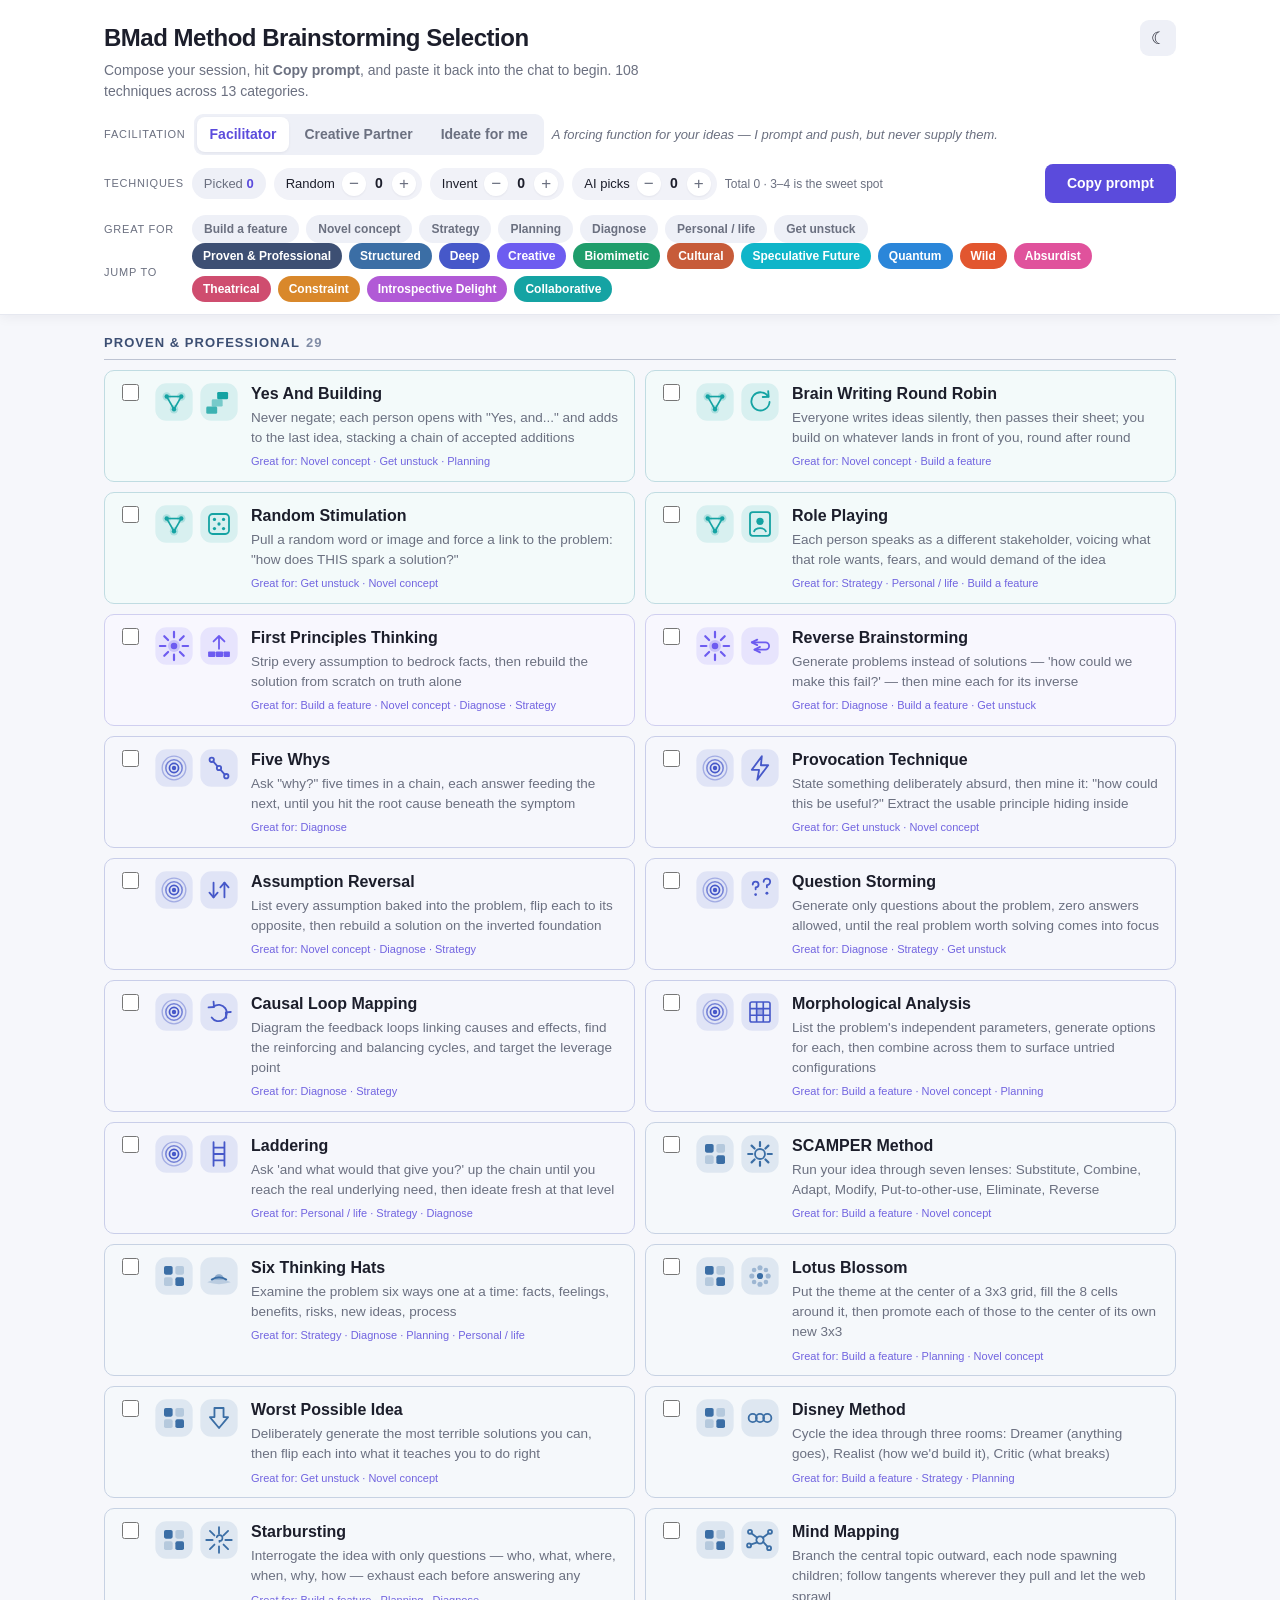
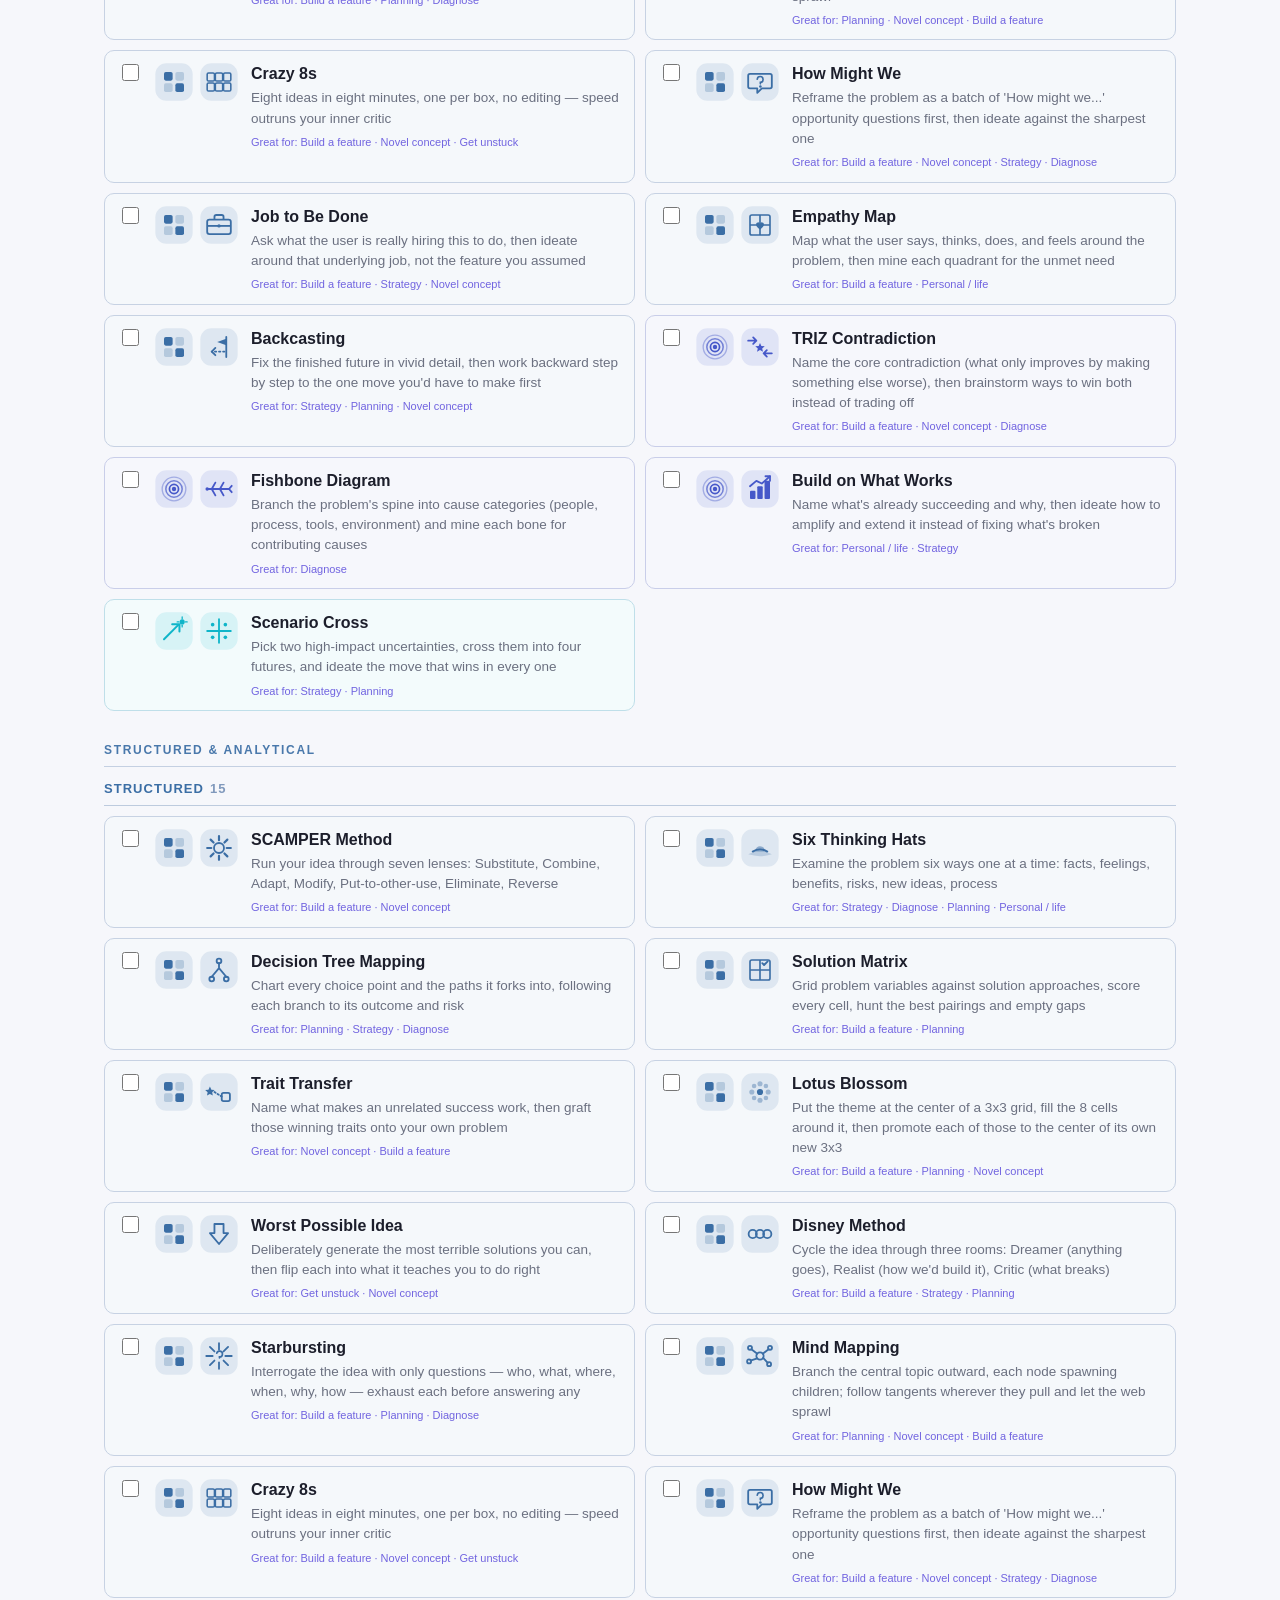
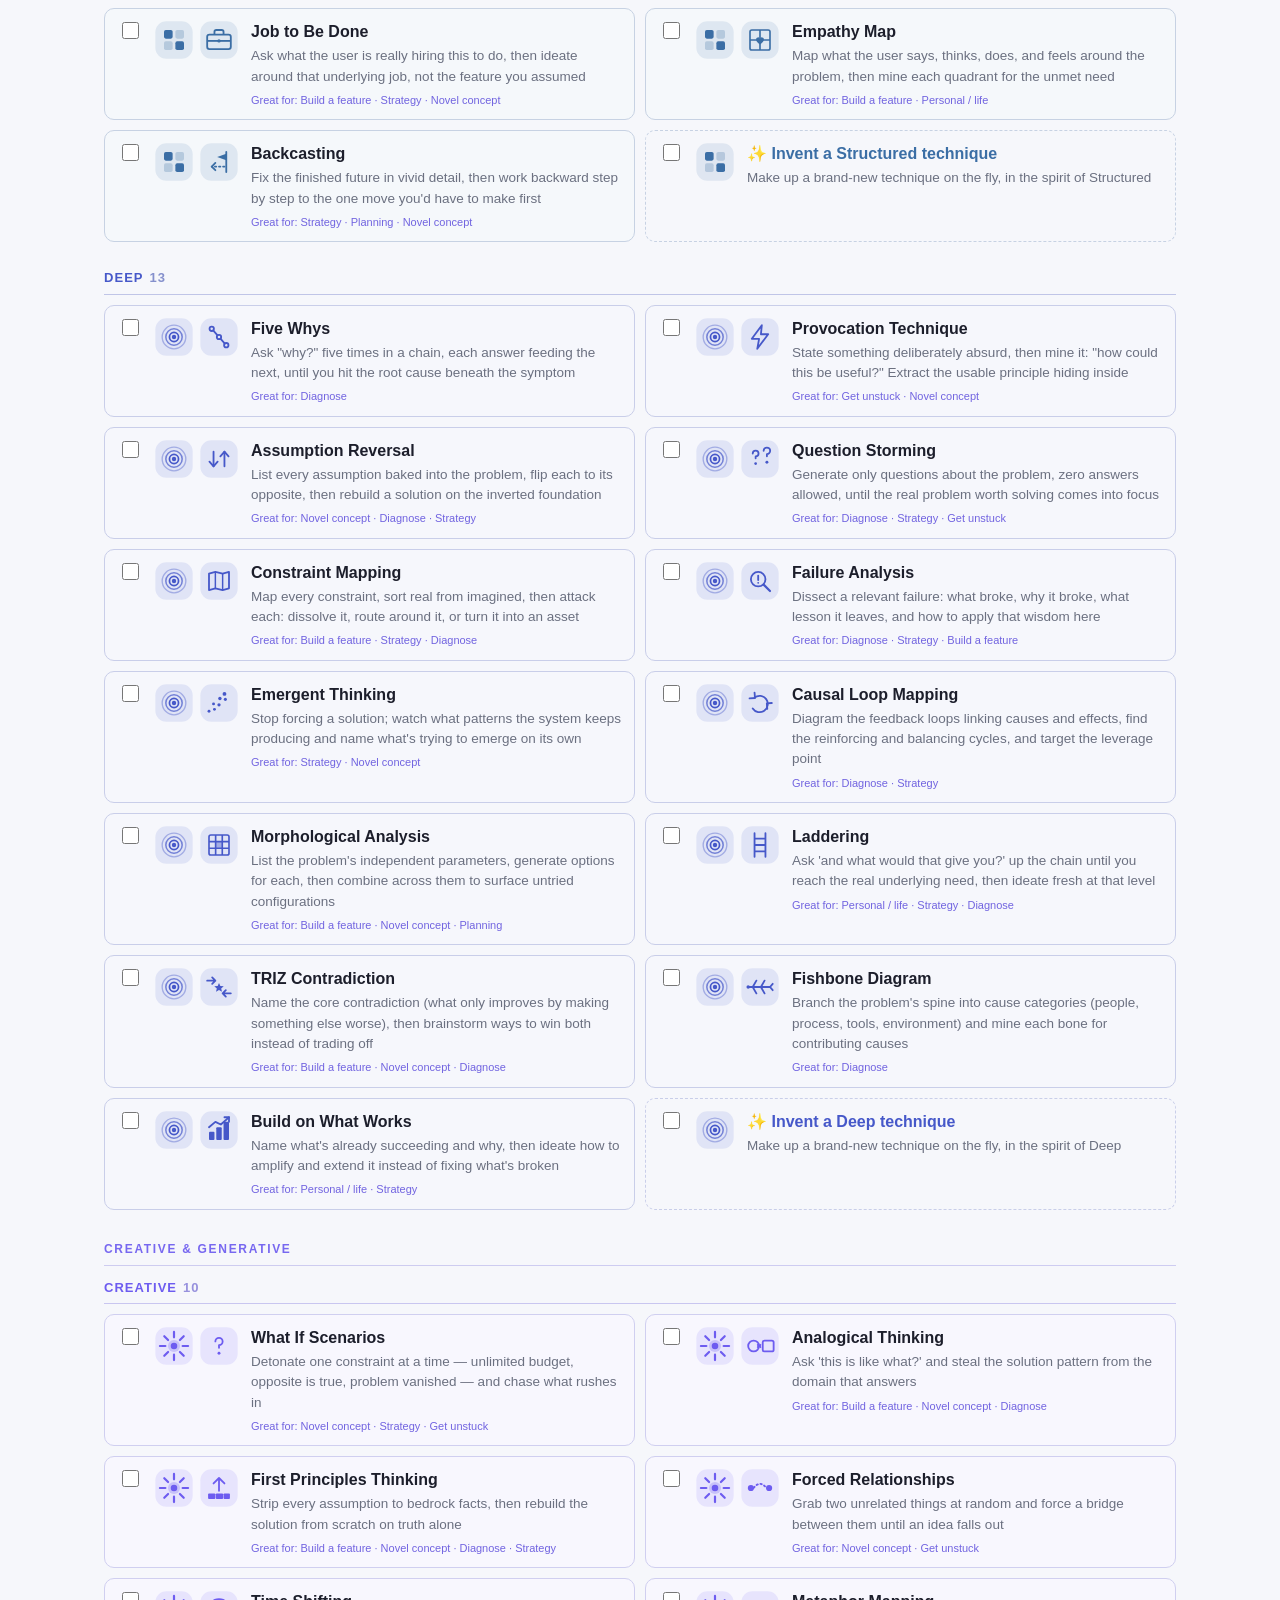
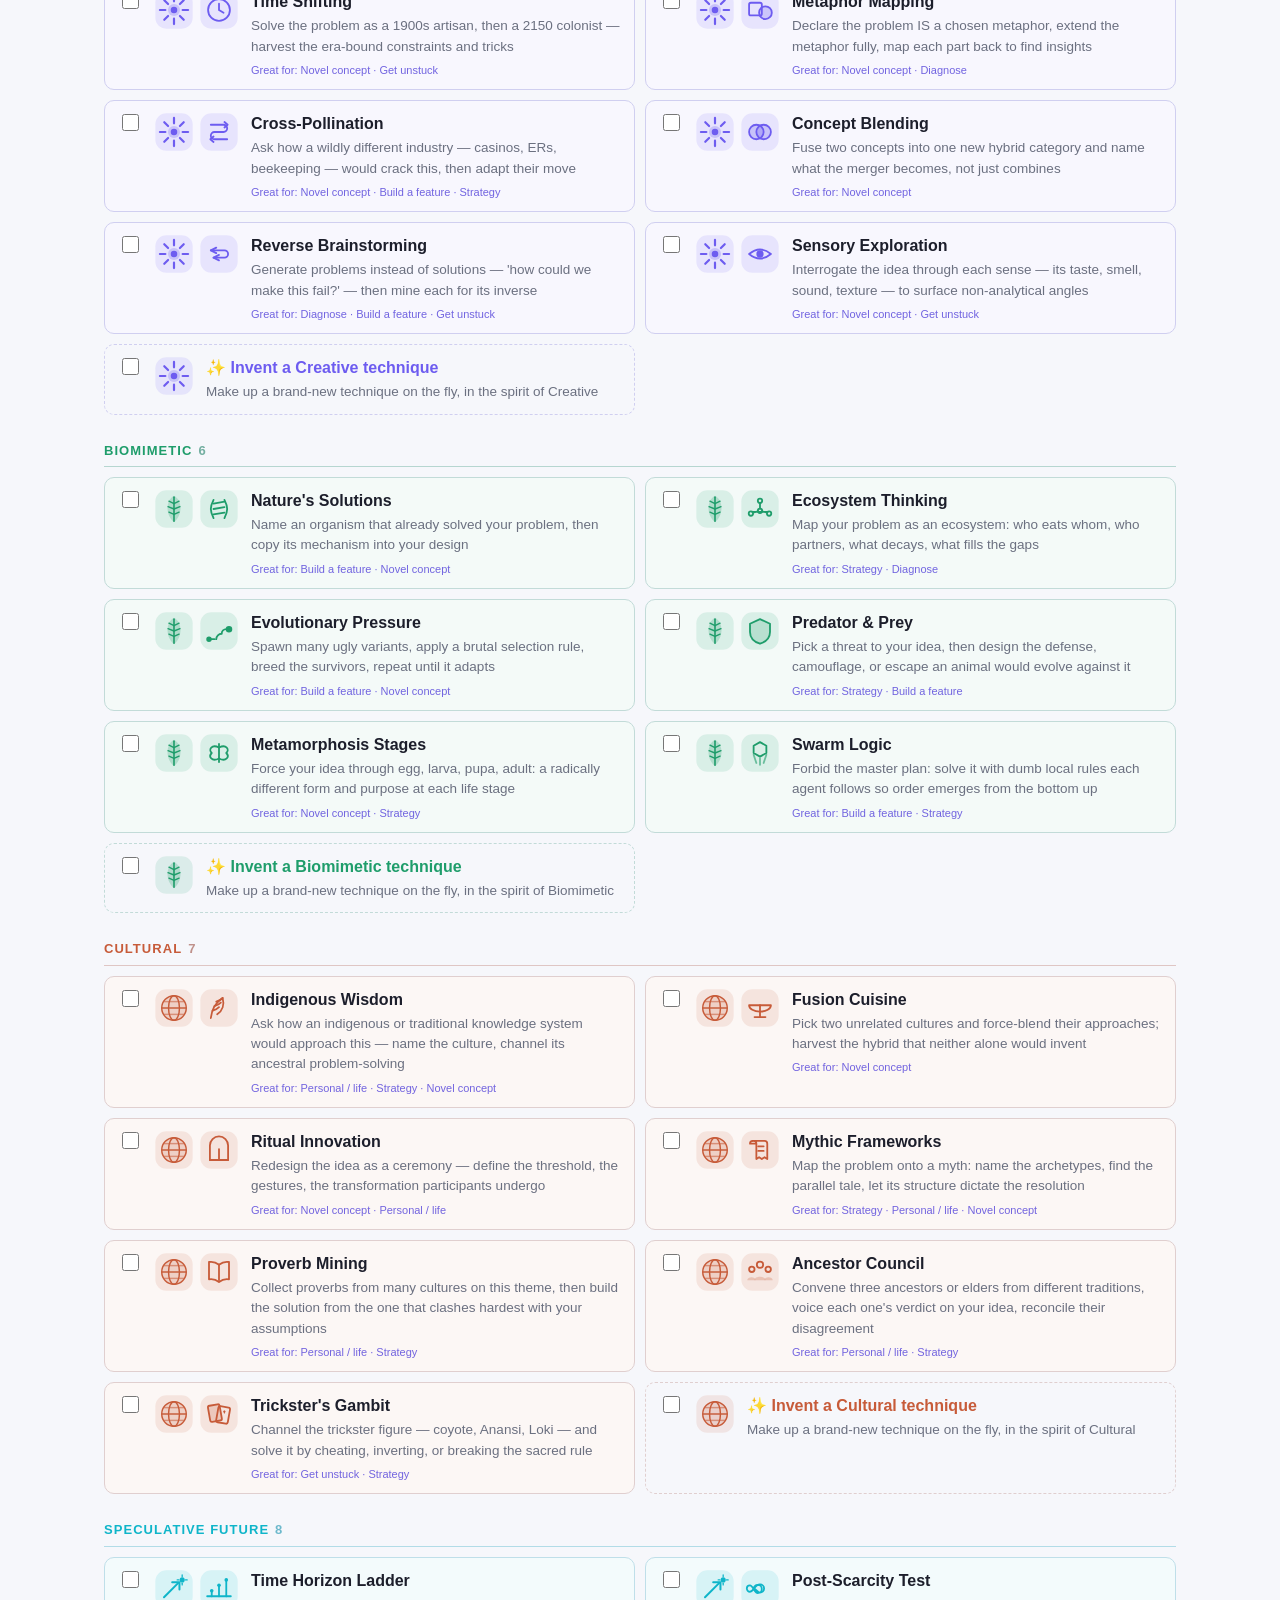
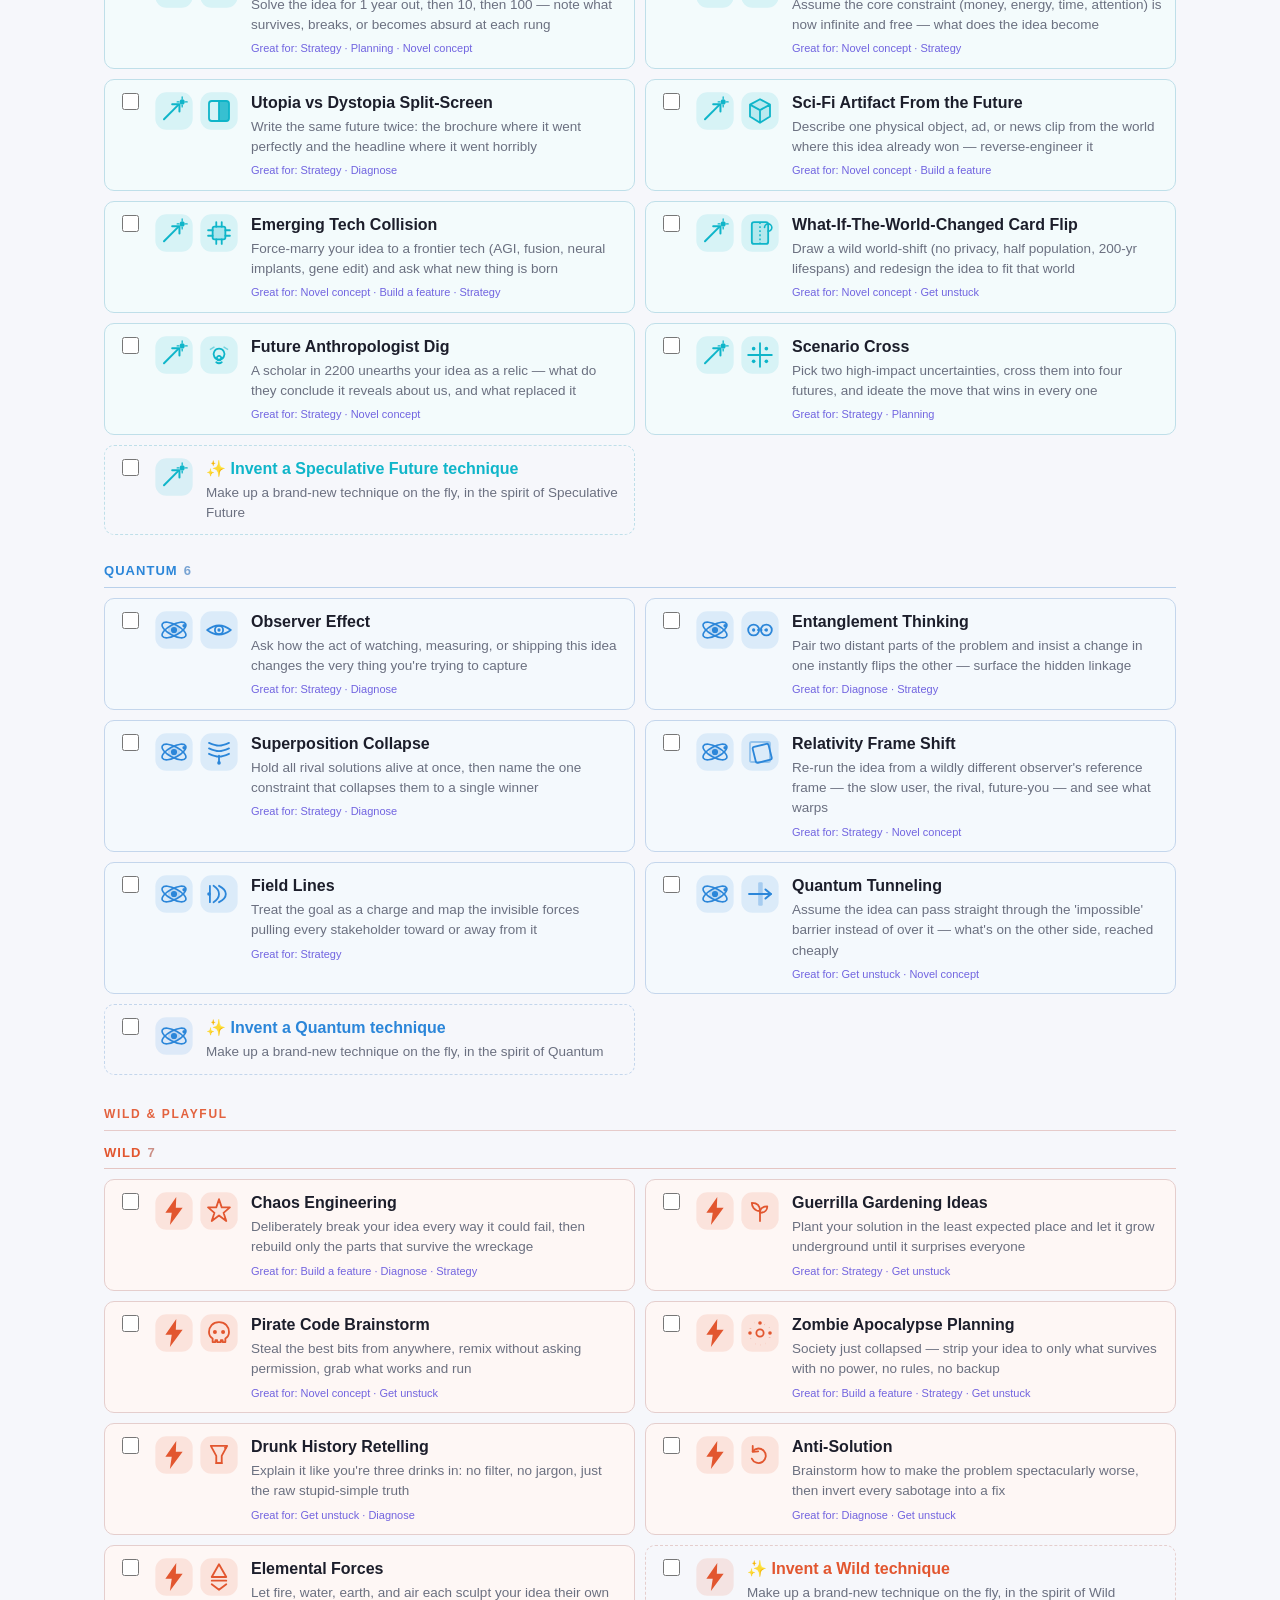
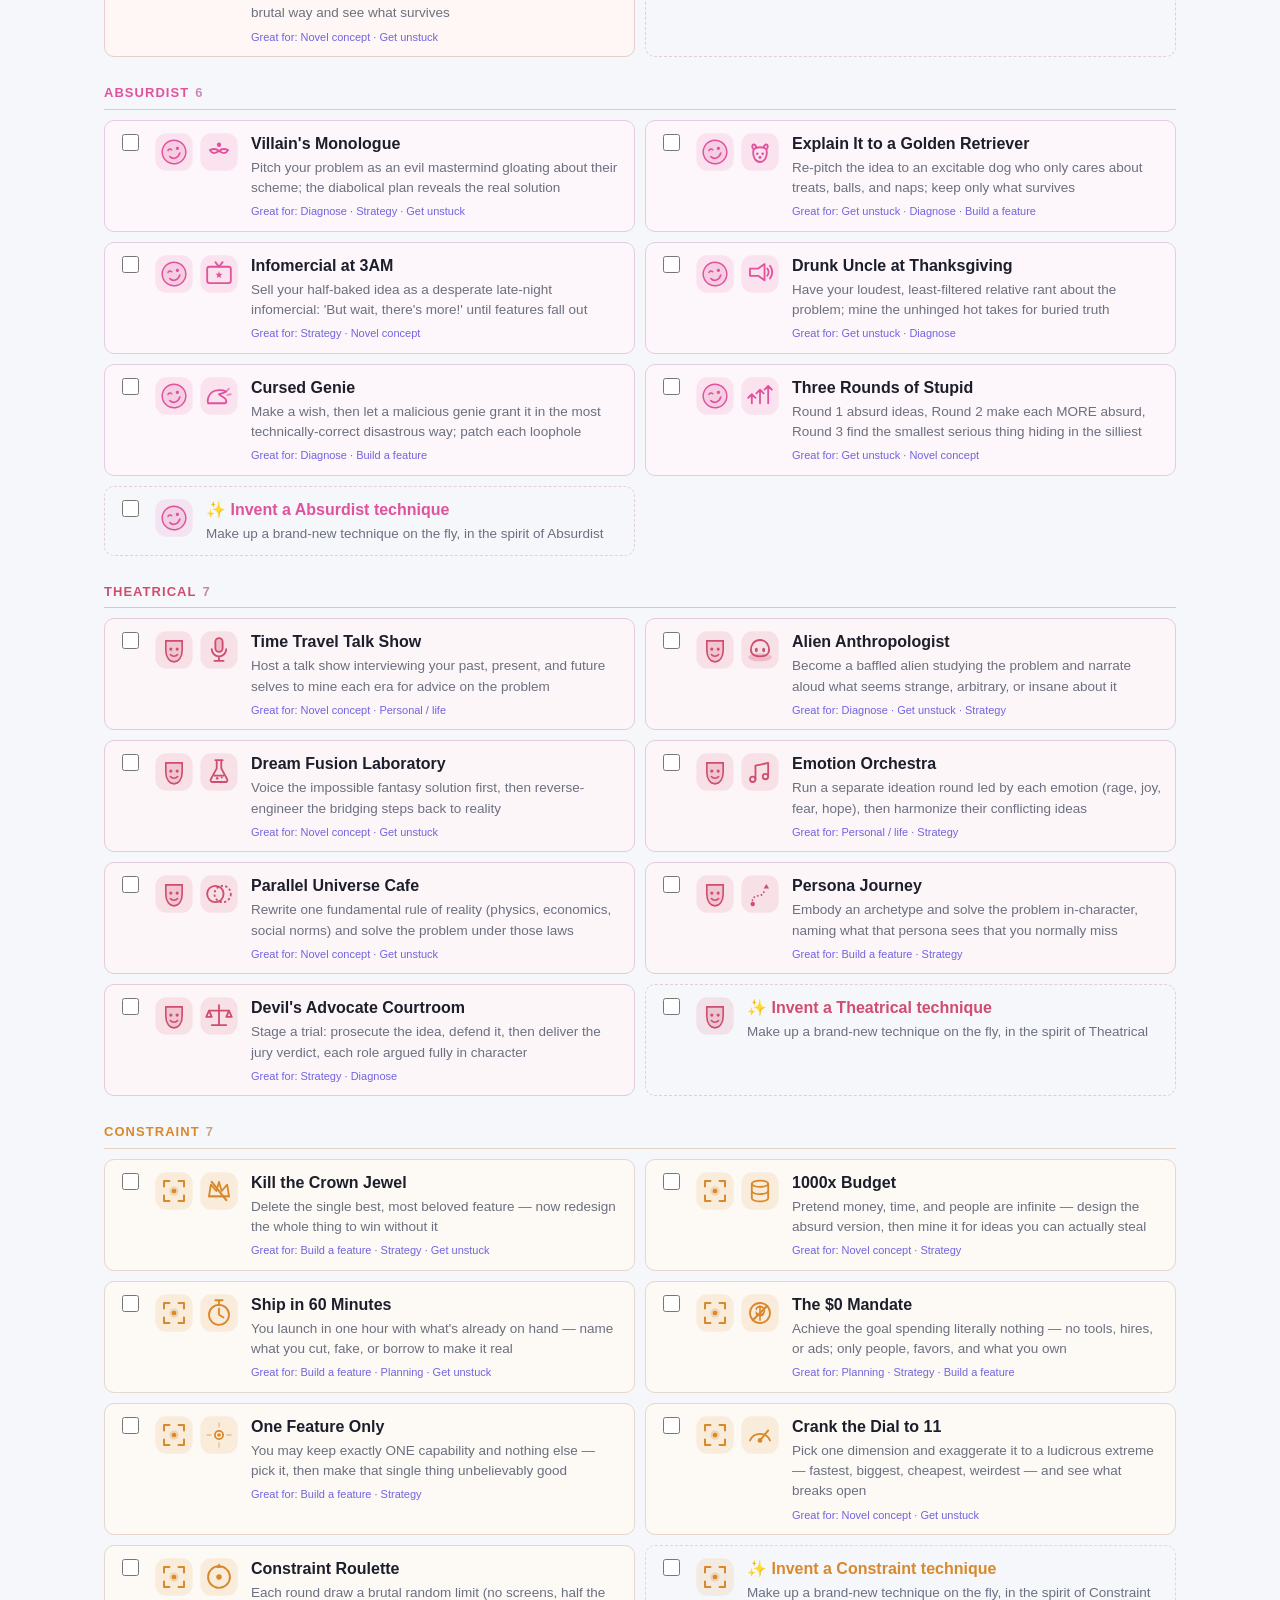
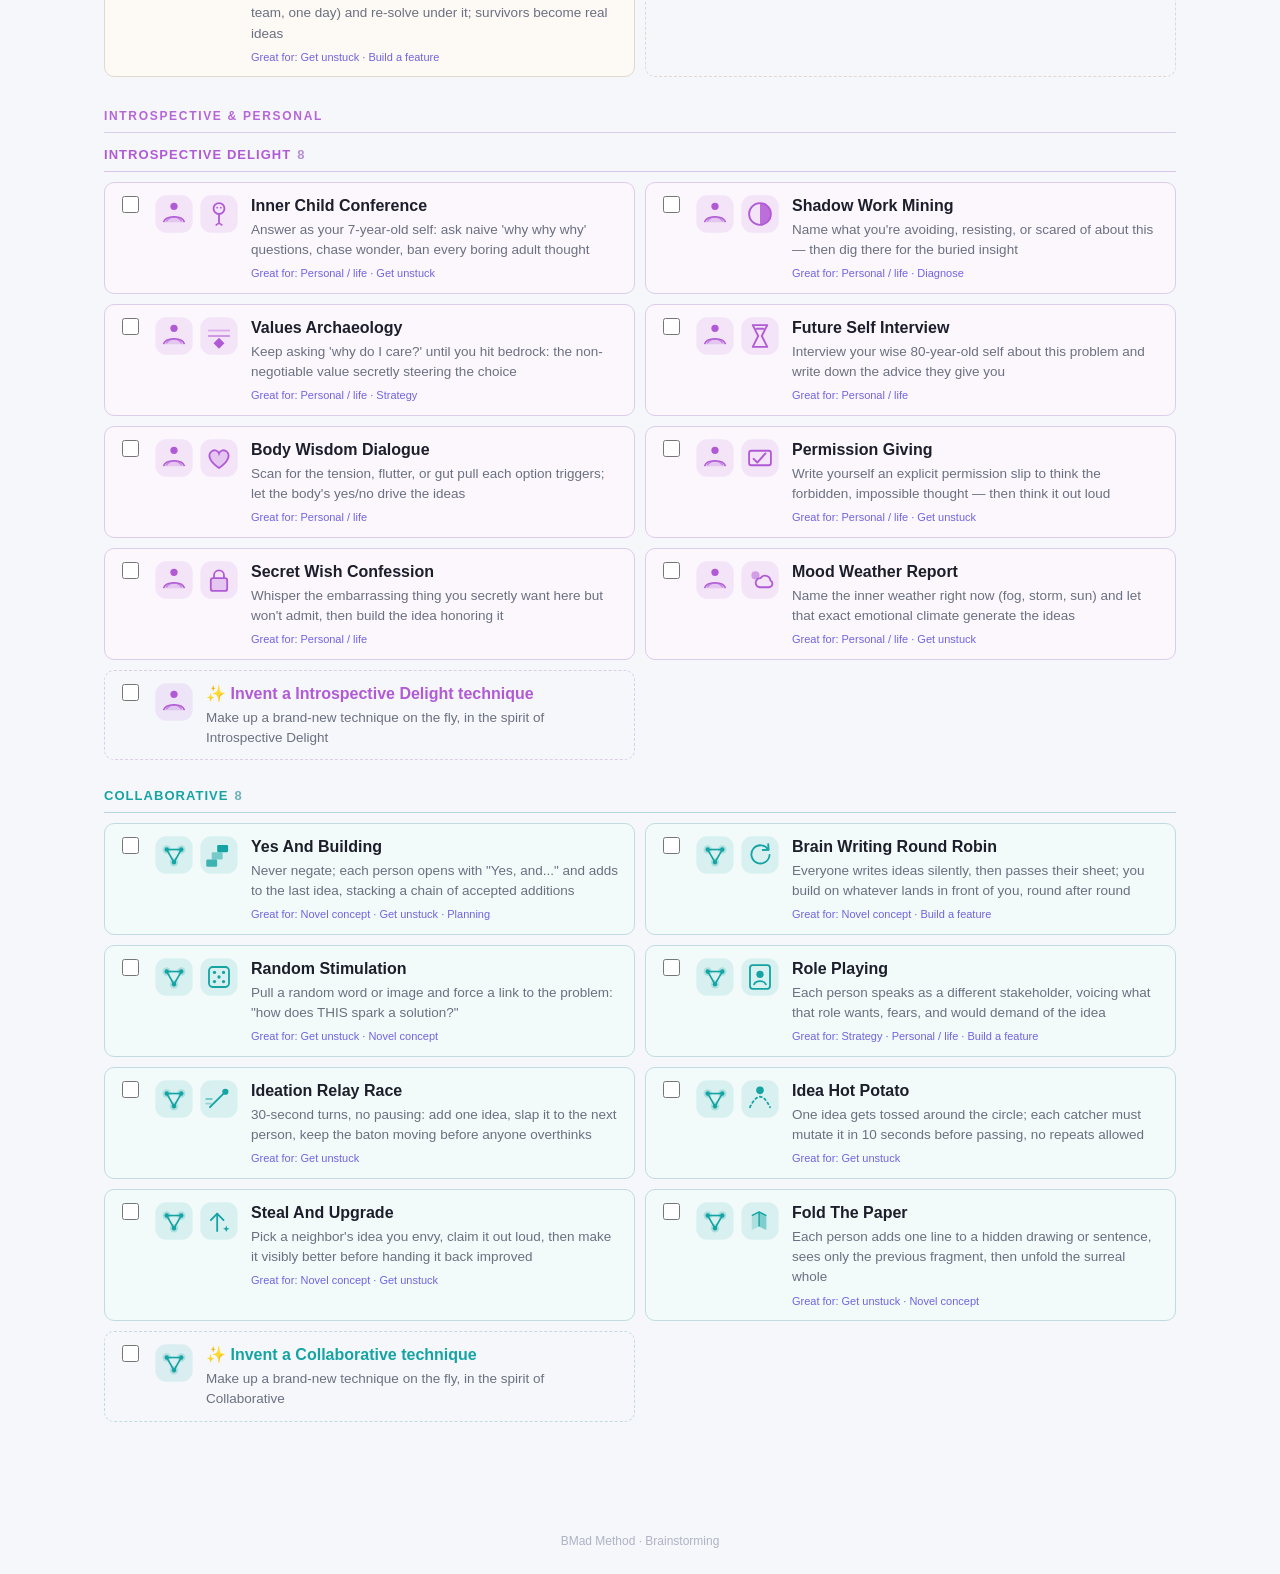
<file: .claude/skills/bmad-brainstorming/assets/brain-selector.html>
<!DOCTYPE html>
<html lang="en">
<head>
<meta charset="utf-8">
<meta name="viewport" content="width=device-width, initial-scale=1">
<title>BMad Method Brainstorming Selection</title>
<script>
/* set the theme before first paint so there's no light-mode flash */
(function(){ try {
  var t = localStorage.getItem('bmad-theme');
  if (!t) { t = (window.matchMedia && window.matchMedia('(prefers-color-scheme: dark)').matches) ? 'dark' : 'light'; }
  document.documentElement.setAttribute('data-theme', t);
} catch(e){} })();
</script>
<style>
  :root {
    --bg:#f6f7fb; --surface:#fff; --ink:#1c1e2b; --muted:#6b7080;
    --accent:#5b4bdc; --accent-ink:#5b4bdc; --warn:#c0561f;
    --line:#e6e8f0; --control:#eef0f7; --control2:#f1f2f8; --raised:#fff;
    --cnt:#b9bdce; --foot:#aeb2c4; --shadow:rgba(20,20,50,.06);
  }
  :root[data-theme="dark"] {
    --bg:#0f1117; --surface:#171a23; --ink:#e7e9f2; --muted:#9aa0b4;
    --accent:#6d5cf0; --accent-ink:#a99bff; --warn:#e08a4a;
    --line:#2a2f3e; --control:#222634; --control2:#1d212d; --raised:#2c3242;
    --cnt:#5a6076; --foot:#5a6076; --shadow:rgba(0,0,0,.45);
  }
  /* lift the category hue toward white on dark surfaces so deep hues stay legible */
  :root[data-theme="dark"] section > h2 { color:color-mix(in srgb, var(--c) 62%, #fff); }
  :root[data-theme="dark"] .tech .ico { color:color-mix(in srgb, var(--c) 68%, #fff); }
  :root[data-theme="dark"] label.tech:has(input:checked) { border-color:color-mix(in srgb, var(--c) 60%, #fff); }
  .titlerow { display:flex; align-items:flex-start; justify-content:space-between; gap:12px; }
  .themebtn { flex:none; width:36px; height:36px; border-radius:9px; background:var(--control); color:var(--ink); font-size:17px; line-height:1; display:inline-flex; align-items:center; justify-content:center; }
  .themebtn:hover { background:var(--raised); }
  * { box-sizing:border-box; }
  body { margin:0; font:16px/1.5 -apple-system,BlinkMacSystemFont,"Segoe UI",Roboto,Helvetica,Arial,sans-serif; background:var(--bg); color:var(--ink); }
  header { position:sticky; top:0; z-index:5; background:var(--surface); padding:20px 0 12px; border-bottom:1px solid var(--line); box-shadow:0 2px 12px var(--shadow); }
  .hwrap { max-width:1120px; margin:0 auto; padding:0 24px; }  /* align header content with the card column on wide screens */
  h1 { margin:0 0 4px; font-size:24px; letter-spacing:-.02em; }
  .sub { margin:0 0 12px; color:var(--muted); font-size:14px; max-width:74ch; }
  button { font:inherit; border:0; border-radius:8px; cursor:pointer; }
  .composer { display:flex; flex-direction:column; gap:9px; margin:6px 0 12px; }
  .grp { display:flex; gap:8px; align-items:center; flex-wrap:wrap; }
  .glabel { font-size:11px; text-transform:uppercase; letter-spacing:.07em; color:var(--muted); min-width:74px; }
  .modes { display:inline-flex; background:var(--control); border-radius:9px; padding:3px; gap:2px; }
  .mode { padding:7px 13px; font-size:14px; font-weight:600; color:var(--muted); background:transparent; }
  .mode.on { background:var(--raised); color:var(--accent-ink); box-shadow:0 1px 3px var(--shadow); }
  .modehint { flex:1 1 240px; min-width:0; font-size:13px; color:var(--muted); font-style:italic; }
  .pill { font-size:13px; color:var(--muted); background:var(--control); padding:6px 12px; border-radius:20px; }
  .pill b { color:var(--accent-ink); }
  .step { display:inline-flex; align-items:center; gap:7px; font-size:13px; color:var(--ink); background:var(--control2); padding:4px 6px 4px 12px; border-radius:20px; }
  .step b { min-width:12px; text-align:center; font-size:14px; color:var(--ink); }
  .step button { width:24px; height:24px; border-radius:50%; background:var(--raised); color:var(--muted); font-size:17px; line-height:22px; text-align:center; box-shadow:0 1px 2px var(--shadow); }
  .step button:hover { color:var(--accent-ink); }
  .total { font-size:12px; color:var(--muted); }
  .total.warn { color:var(--warn); font-weight:600; }
  .bar { display:flex; gap:10px 14px; align-items:center; flex-wrap:wrap; }
  #copy { margin-left:auto; padding:9px 22px; background:var(--accent); color:#fff; font-size:14px; font-weight:700; }
  #copy:hover { filter:brightness(1.07); }
  .chips { flex:1 1 320px; min-width:0; display:flex; gap:7px; flex-wrap:wrap; align-items:center; }
  .chip { font-size:12px; padding:4px 11px; border-radius:16px; border:0; color:#fff; background:var(--cc); font-weight:600; cursor:pointer; }
  .chip:hover { filter:brightness(1.08); }
  .banner { max-height:0; overflow:hidden; transition:max-height .25s ease, padding .22s ease, margin .22s ease; background:linear-gradient(90deg,var(--accent),#8275f2); color:#fff; border-radius:10px; font-weight:700; text-align:center; padding:0 14px; }
  .banner.show { max-height:64px; padding:13px 14px; margin-top:10px; }
  .banner.fail { background:linear-gradient(90deg,var(--warn),#e0894a); }
  main { padding:18px 24px 60px; max-width:1120px; margin:0 auto; }
  section { margin:0 0 26px; }
  section > h2 { font-size:13px; text-transform:uppercase; letter-spacing:.08em; color:var(--c); margin:0 0 10px; border-bottom:1px solid color-mix(in srgb, var(--c) 24%, var(--line)); padding-bottom:6px; }
  section > h2 .cnt { color:color-mix(in srgb, var(--c) 45%, var(--cnt)); margin-left:6px; }
  .grid { display:grid; grid-template-columns:repeat(auto-fill,minmax(360px,1fr)); gap:10px; }
  label.tech { display:flex; gap:12px; align-items:flex-start; background:color-mix(in srgb, var(--c) 5%, var(--surface)); border:1px solid color-mix(in srgb, var(--c) 18%, var(--line)); border-radius:10px; padding:11px 13px; cursor:pointer; transition:border-color .12s, box-shadow .12s, background .12s; }
  label.tech:hover { border-color:color-mix(in srgb, var(--c) 45%, var(--surface)); }
  label.tech input { margin-top:2px; width:17px; height:17px; accent-color:var(--c); flex:none; }
  label.tech:has(input:checked) { border-color:var(--c); background:color-mix(in srgb, var(--c) 12%, var(--surface)); box-shadow:0 0 0 2px color-mix(in srgb, var(--c) 30%, transparent); }
  .tech .ic2 { display:flex; gap:5px; flex:none; }
  .tech .ico { width:40px; height:40px; flex:none; color:var(--c); }
  .tech .n { font-weight:600; display:block; }
  .tech .d { color:var(--muted); font-size:13.5px; display:block; margin-top:2px; }
  .tech .gf { color:var(--accent-ink); font-size:11px; display:block; margin-top:5px; opacity:.85; }
  .grouphdr { margin:30px 0 12px; font-size:12px; text-transform:uppercase; letter-spacing:.14em; font-weight:700; color:var(--c); opacity:.92; border-bottom:1px solid color-mix(in srgb, var(--c) 22%, var(--line)); padding-bottom:7px; }
  main > .grouphdr:first-child { margin-top:2px; }
  :root[data-theme="dark"] .grouphdr { color:color-mix(in srgb, var(--c) 62%, #fff); }
  .goals { display:flex; gap:7px; flex-wrap:wrap; }
  .goal { font-size:12px; padding:5px 12px; border-radius:16px; background:var(--control); color:var(--muted); font-weight:600; }
  .goal:hover { color:var(--ink); }
  .goal.on { background:var(--accent); color:#fff; }
  label.tech.invent { border-style:dashed; background:transparent; }
  label.tech.invent:hover { border-color:var(--c); }
  label.tech.invent .n { color:var(--c); }
  label.tech.hidden { display:none; }
  footer { text-align:center; color:var(--foot); font-size:12px; padding:24px; }
</style>
</head>
<body>
<header>
  <div class="hwrap">
  <div class="titlerow">
    <h1>BMad Method Brainstorming Selection</h1>
    <button id="theme" class="themebtn" type="button" aria-label="Toggle dark mode" title="Toggle dark mode"></button>
  </div>
  <p class="sub">Compose your session, hit <strong>Copy prompt</strong>, and paste it back into the chat to begin. 108 techniques across 13 categories.</p>

  <div class="composer">
    <div class="grp">
      <span class="glabel">Facilitation</span>
      <div class="modes" id="modes">
        <button type="button" class="mode on" data-mode="Facilitator">Facilitator</button>
        <button type="button" class="mode" data-mode="Creative Partner">Creative Partner</button>
        <button type="button" class="mode" data-mode="Ideate for me">Ideate for me</button>
      </div>
      <span class="modehint" id="modehint"></span>
    </div>
    <div class="grp">
      <span class="glabel">Techniques</span>
      <span class="pill">Picked <b id="pickN">0</b></span>
      <span class="step">Random <button type="button" data-step="rand" data-d="-1">&minus;</button><b id="randN">0</b><button type="button" data-step="rand" data-d="1">+</button></span>
      <span class="step">Invent <button type="button" data-step="inv" data-d="-1">&minus;</button><b id="invN">0</b><button type="button" data-step="inv" data-d="1">+</button></span>
      <span class="step">AI picks <button type="button" data-step="ai" data-d="-1">&minus;</button><b id="aiN">0</b><button type="button" data-step="ai" data-d="1">+</button></span>
      <span class="total" id="total">Total 0 &middot; 3&ndash;4 is the sweet spot</span>
      <button id="copy" type="button">Copy prompt</button>
    </div>
  </div>

  <div class="bar"><span class="glabel">Great for</span><div class="goals" id="goals"><button type="button" class="goal" data-goal="feature">Build a feature</button><button type="button" class="goal" data-goal="novel">Novel concept</button><button type="button" class="goal" data-goal="strategy">Strategy</button><button type="button" class="goal" data-goal="planning">Planning</button><button type="button" class="goal" data-goal="diagnosis">Diagnose</button><button type="button" class="goal" data-goal="personal">Personal / life</button><button type="button" class="goal" data-goal="unstuck">Get unstuck</button></div></div>
  <div class="bar">
    <span class="glabel">Jump to</span>
    <div class="chips" id="chips"><button type="button" class="chip" data-cat="Proven &amp; Professional" style="--cc:#3d4f73">Proven &amp; Professional</button><button type="button" class="chip" data-cat="Structured" style="--cc:#3b6ea5">Structured</button><button type="button" class="chip" data-cat="Deep" style="--cc:#4658c9">Deep</button><button type="button" class="chip" data-cat="Creative" style="--cc:#6d5cf0">Creative</button><button type="button" class="chip" data-cat="Biomimetic" style="--cc:#1f9d6b">Biomimetic</button><button type="button" class="chip" data-cat="Cultural" style="--cc:#c75b39">Cultural</button><button type="button" class="chip" data-cat="Speculative Future" style="--cc:#0fb5c9">Speculative Future</button><button type="button" class="chip" data-cat="Quantum" style="--cc:#2b86d9">Quantum</button><button type="button" class="chip" data-cat="Wild" style="--cc:#e2562f">Wild</button><button type="button" class="chip" data-cat="Absurdist" style="--cc:#e0529c">Absurdist</button><button type="button" class="chip" data-cat="Theatrical" style="--cc:#cf4d6f">Theatrical</button><button type="button" class="chip" data-cat="Constraint" style="--cc:#d9882b">Constraint</button><button type="button" class="chip" data-cat="Introspective Delight" style="--cc:#b15ad6">Introspective Delight</button><button type="button" class="chip" data-cat="Collaborative" style="--cc:#15a3a3">Collaborative</button></div>
  </div>

  <div class="banner" id="banner">&#10003; Copied! Now paste it into the chat to start your session.</div>
  </div>
</header>
<main>
<section data-cat="Proven &amp; Professional" style="--c:#3d4f73"><h2>Proven &amp; Professional<span class="cnt">29</span></h2><div class="grid"><label class="tech" style="--c:#15a3a3"><input type="checkbox" data-name="Yes And Building" data-cat="Collaborative" data-desc="Never negate; each person opens with &quot;Yes, and...&quot; and adds to the last idea, stacking a chain of accepted additions" data-good="novel|unstuck|planning" data-prov="classic" data-lead="1"><span class="ic2"><svg class="ico" viewBox="0 0 44 44" xmlns="http://www.w3.org/2000/svg"><rect x="1.5" y="1.5" width="41" height="41" rx="12" fill="currentColor" fill-opacity="0.12"/><g stroke="currentColor" stroke-width="1.8"><line x1="14" y1="16" x2="30" y2="16"/><line x1="14" y1="16" x2="22" y2="30"/><line x1="30" y1="16" x2="22" y2="30"/></g><g fill="currentColor" fill-opacity="0.22"><circle cx="14" cy="16" r="4.6"/><circle cx="30" cy="16" r="4.6"/><circle cx="22" cy="30" r="4.6"/></g><g fill="currentColor"><circle cx="14" cy="16" r="2.4"/><circle cx="30" cy="16" r="2.4"/><circle cx="22" cy="30" r="2.4"/></g></svg><svg class="ico" viewBox="0 0 44 44" xmlns="http://www.w3.org/2000/svg"><rect x="1.5" y="1.5" width="41" height="41" rx="12" fill="currentColor" fill-opacity="0.12"/><g fill="currentColor"><rect x="8" y="27" width="12" height="8" rx="1.5" fill-opacity=".8"/><rect x="14" y="19" width="12" height="8" rx="1.5" fill-opacity=".5"/><rect x="20" y="11" width="12" height="8" rx="1.5"/></g></svg></span><span><span class="n">Yes And Building</span><span class="d">Never negate; each person opens with &quot;Yes, and...&quot; and adds to the last idea, stacking a chain of accepted additions</span><span class="gf">Great for: Novel concept · Get unstuck · Planning</span></span></label><label class="tech" style="--c:#15a3a3"><input type="checkbox" data-name="Brain Writing Round Robin" data-cat="Collaborative" data-desc="Everyone writes ideas silently, then passes their sheet; you build on whatever lands in front of you, round after round" data-good="novel|feature" data-prov="classic" data-lead="1"><span class="ic2"><svg class="ico" viewBox="0 0 44 44" xmlns="http://www.w3.org/2000/svg"><rect x="1.5" y="1.5" width="41" height="41" rx="12" fill="currentColor" fill-opacity="0.12"/><g stroke="currentColor" stroke-width="1.8"><line x1="14" y1="16" x2="30" y2="16"/><line x1="14" y1="16" x2="22" y2="30"/><line x1="30" y1="16" x2="22" y2="30"/></g><g fill="currentColor" fill-opacity="0.22"><circle cx="14" cy="16" r="4.6"/><circle cx="30" cy="16" r="4.6"/><circle cx="22" cy="30" r="4.6"/></g><g fill="currentColor"><circle cx="14" cy="16" r="2.4"/><circle cx="30" cy="16" r="2.4"/><circle cx="22" cy="30" r="2.4"/></g></svg><svg class="ico" viewBox="0 0 44 44" xmlns="http://www.w3.org/2000/svg"><rect x="1.5" y="1.5" width="41" height="41" rx="12" fill="currentColor" fill-opacity="0.12"/><g fill="none" stroke="currentColor" stroke-width="2" stroke-linecap="round" stroke-linejoin="round"><path d="M31 16 A10 10 0 1 0 32.5 22"/><path d="M31 10 L31.5 16.3 L25 16.5"/></g></svg></span><span><span class="n">Brain Writing Round Robin</span><span class="d">Everyone writes ideas silently, then passes their sheet; you build on whatever lands in front of you, round after round</span><span class="gf">Great for: Novel concept · Build a feature</span></span></label><label class="tech" style="--c:#15a3a3"><input type="checkbox" data-name="Random Stimulation" data-cat="Collaborative" data-desc="Pull a random word or image and force a link to the problem: &quot;how does THIS spark a solution?&quot;" data-good="unstuck|novel" data-prov="classic" data-lead="1"><span class="ic2"><svg class="ico" viewBox="0 0 44 44" xmlns="http://www.w3.org/2000/svg"><rect x="1.5" y="1.5" width="41" height="41" rx="12" fill="currentColor" fill-opacity="0.12"/><g stroke="currentColor" stroke-width="1.8"><line x1="14" y1="16" x2="30" y2="16"/><line x1="14" y1="16" x2="22" y2="30"/><line x1="30" y1="16" x2="22" y2="30"/></g><g fill="currentColor" fill-opacity="0.22"><circle cx="14" cy="16" r="4.6"/><circle cx="30" cy="16" r="4.6"/><circle cx="22" cy="30" r="4.6"/></g><g fill="currentColor"><circle cx="14" cy="16" r="2.4"/><circle cx="30" cy="16" r="2.4"/><circle cx="22" cy="30" r="2.4"/></g></svg><svg class="ico" viewBox="0 0 44 44" xmlns="http://www.w3.org/2000/svg"><rect x="1.5" y="1.5" width="41" height="41" rx="12" fill="currentColor" fill-opacity="0.12"/><rect x="11" y="11" width="22" height="22" rx="4" fill="none" stroke="currentColor" stroke-width="2"/><g fill="currentColor"><circle cx="17" cy="17" r="1.8"/><circle cx="27" cy="17" r="1.8"/><circle cx="22" cy="22" r="1.8"/><circle cx="17" cy="27" r="1.8"/><circle cx="27" cy="27" r="1.8"/></g></svg></span><span><span class="n">Random Stimulation</span><span class="d">Pull a random word or image and force a link to the problem: &quot;how does THIS spark a solution?&quot;</span><span class="gf">Great for: Get unstuck · Novel concept</span></span></label><label class="tech" style="--c:#15a3a3"><input type="checkbox" data-name="Role Playing" data-cat="Collaborative" data-desc="Each person speaks as a different stakeholder, voicing what that role wants, fears, and would demand of the idea" data-good="strategy|personal|feature" data-prov="classic" data-lead="1"><span class="ic2"><svg class="ico" viewBox="0 0 44 44" xmlns="http://www.w3.org/2000/svg"><rect x="1.5" y="1.5" width="41" height="41" rx="12" fill="currentColor" fill-opacity="0.12"/><g stroke="currentColor" stroke-width="1.8"><line x1="14" y1="16" x2="30" y2="16"/><line x1="14" y1="16" x2="22" y2="30"/><line x1="30" y1="16" x2="22" y2="30"/></g><g fill="currentColor" fill-opacity="0.22"><circle cx="14" cy="16" r="4.6"/><circle cx="30" cy="16" r="4.6"/><circle cx="22" cy="30" r="4.6"/></g><g fill="currentColor"><circle cx="14" cy="16" r="2.4"/><circle cx="30" cy="16" r="2.4"/><circle cx="22" cy="30" r="2.4"/></g></svg><svg class="ico" viewBox="0 0 44 44" xmlns="http://www.w3.org/2000/svg"><rect x="1.5" y="1.5" width="41" height="41" rx="12" fill="currentColor" fill-opacity="0.12"/><rect x="11" y="9" width="22" height="26" rx="3" fill="none" stroke="currentColor" stroke-width="2"/><circle cx="22" cy="19" r="4" fill="currentColor"/><path d="M15.5 30 c2 -4.5 11 -4.5 13 0" fill="none" stroke="currentColor" stroke-width="2" stroke-linecap="round"/></svg></span><span><span class="n">Role Playing</span><span class="d">Each person speaks as a different stakeholder, voicing what that role wants, fears, and would demand of the idea</span><span class="gf">Great for: Strategy · Personal / life · Build a feature</span></span></label><label class="tech" style="--c:#6d5cf0"><input type="checkbox" data-name="First Principles Thinking" data-cat="Creative" data-desc="Strip every assumption to bedrock facts, then rebuild the solution from scratch on truth alone" data-good="feature|novel|diagnosis|strategy" data-prov="classic" data-lead="1"><span class="ic2"><svg class="ico" viewBox="0 0 44 44" xmlns="http://www.w3.org/2000/svg"><rect x="1.5" y="1.5" width="41" height="41" rx="12" fill="currentColor" fill-opacity="0.12"/><g stroke="currentColor" stroke-width="2.4" stroke-linecap="round"><line x1="22" y1="6.5" x2="22" y2="12.5"/><line x1="22" y1="31.5" x2="22" y2="37.5"/><line x1="6.5" y1="22" x2="12.5" y2="22"/><line x1="31.5" y1="22" x2="37.5" y2="22"/><line x1="11.3" y1="11.3" x2="15.5" y2="15.5"/><line x1="28.5" y1="28.5" x2="32.7" y2="32.7"/><line x1="32.7" y1="11.3" x2="28.5" y2="15.5"/><line x1="15.5" y1="28.5" x2="11.3" y2="32.7"/></g><circle cx="22" cy="22" r="6.6" fill="currentColor" fill-opacity="0.25"/><circle cx="22" cy="22" r="3.6" fill="currentColor"/></svg><svg class="ico" viewBox="0 0 44 44" xmlns="http://www.w3.org/2000/svg"><rect x="1.5" y="1.5" width="41" height="41" rx="12" fill="currentColor" fill-opacity="0.12"/><g fill="currentColor"><rect x="10" y="28" width="8" height="6" rx="1"/><rect x="18.5" y="28" width="8" height="6" rx="1"/><rect x="27" y="28" width="7" height="6" rx="1"/></g><path d="M22 25 L22 11 M16 17 L22 11 L28 17" fill="none" stroke="currentColor" stroke-width="2" stroke-linecap="round" stroke-linejoin="round"/></svg></span><span><span class="n">First Principles Thinking</span><span class="d">Strip every assumption to bedrock facts, then rebuild the solution from scratch on truth alone</span><span class="gf">Great for: Build a feature · Novel concept · Diagnose · Strategy</span></span></label><label class="tech" style="--c:#6d5cf0"><input type="checkbox" data-name="Reverse Brainstorming" data-cat="Creative" data-desc="Generate problems instead of solutions — &#x27;how could we make this fail?&#x27; — then mine each for its inverse" data-good="diagnosis|feature|unstuck" data-prov="classic" data-lead="1"><span class="ic2"><svg class="ico" viewBox="0 0 44 44" xmlns="http://www.w3.org/2000/svg"><rect x="1.5" y="1.5" width="41" height="41" rx="12" fill="currentColor" fill-opacity="0.12"/><g stroke="currentColor" stroke-width="2.4" stroke-linecap="round"><line x1="22" y1="6.5" x2="22" y2="12.5"/><line x1="22" y1="31.5" x2="22" y2="37.5"/><line x1="6.5" y1="22" x2="12.5" y2="22"/><line x1="31.5" y1="22" x2="37.5" y2="22"/><line x1="11.3" y1="11.3" x2="15.5" y2="15.5"/><line x1="28.5" y1="28.5" x2="32.7" y2="32.7"/><line x1="32.7" y1="11.3" x2="28.5" y2="15.5"/><line x1="15.5" y1="28.5" x2="11.3" y2="32.7"/></g><circle cx="22" cy="22" r="6.6" fill="currentColor" fill-opacity="0.25"/><circle cx="22" cy="22" r="3.6" fill="currentColor"/></svg><svg class="ico" viewBox="0 0 44 44" xmlns="http://www.w3.org/2000/svg"><rect x="1.5" y="1.5" width="41" height="41" rx="12" fill="currentColor" fill-opacity="0.12"/><g fill="none" stroke="currentColor" stroke-width="2" stroke-linecap="round" stroke-linejoin="round"><path d="M13 18 H28 a4 4 0 0 1 0 8 H16"/><path d="M19 15 L13 18 L19 21 M22 23 L16 26 L22 29"/></g></svg></span><span><span class="n">Reverse Brainstorming</span><span class="d">Generate problems instead of solutions — &#x27;how could we make this fail?&#x27; — then mine each for its inverse</span><span class="gf">Great for: Diagnose · Build a feature · Get unstuck</span></span></label><label class="tech" style="--c:#4658c9"><input type="checkbox" data-name="Five Whys" data-cat="Deep" data-desc="Ask &quot;why?&quot; five times in a chain, each answer feeding the next, until you hit the root cause beneath the symptom" data-good="diagnosis" data-prov="classic" data-lead="1"><span class="ic2"><svg class="ico" viewBox="0 0 44 44" xmlns="http://www.w3.org/2000/svg"><rect x="1.5" y="1.5" width="41" height="41" rx="12" fill="currentColor" fill-opacity="0.12"/><g fill="none" stroke="currentColor"><circle cx="22" cy="22" r="13" stroke-width="1.5" stroke-opacity="0.4"/><circle cx="22" cy="22" r="9" stroke-width="1.7" stroke-opacity="0.7"/><circle cx="22" cy="22" r="5" stroke-width="1.9"/></g><circle cx="22" cy="22" r="2.4" fill="currentColor"/></svg><svg class="ico" viewBox="0 0 44 44" xmlns="http://www.w3.org/2000/svg"><rect x="1.5" y="1.5" width="41" height="41" rx="12" fill="currentColor" fill-opacity="0.12"/><g fill="none" stroke="currentColor" stroke-width="2" stroke-linecap="round" stroke-linejoin="round"><circle cx="14" cy="13" r="2.4"/><circle cx="22" cy="22" r="2.4"/><circle cx="30" cy="31" r="2.4"/><path d="M15.6 14.8 L20.4 20.2 M23.6 23.8 L28.4 29.2"/></g></svg></span><span><span class="n">Five Whys</span><span class="d">Ask &quot;why?&quot; five times in a chain, each answer feeding the next, until you hit the root cause beneath the symptom</span><span class="gf">Great for: Diagnose</span></span></label><label class="tech" style="--c:#4658c9"><input type="checkbox" data-name="Provocation Technique" data-cat="Deep" data-desc="State something deliberately absurd, then mine it: &quot;how could this be useful?&quot; Extract the usable principle hiding inside" data-good="unstuck|novel" data-prov="classic" data-lead="1"><span class="ic2"><svg class="ico" viewBox="0 0 44 44" xmlns="http://www.w3.org/2000/svg"><rect x="1.5" y="1.5" width="41" height="41" rx="12" fill="currentColor" fill-opacity="0.12"/><g fill="none" stroke="currentColor"><circle cx="22" cy="22" r="13" stroke-width="1.5" stroke-opacity="0.4"/><circle cx="22" cy="22" r="9" stroke-width="1.7" stroke-opacity="0.7"/><circle cx="22" cy="22" r="5" stroke-width="1.9"/></g><circle cx="22" cy="22" r="2.4" fill="currentColor"/></svg><svg class="ico" viewBox="0 0 44 44" xmlns="http://www.w3.org/2000/svg"><rect x="1.5" y="1.5" width="41" height="41" rx="12" fill="currentColor" fill-opacity="0.12"/><g fill="none" stroke="currentColor" stroke-width="2" stroke-linecap="round" stroke-linejoin="round"><path d="M24 9 L13 24 H21 L19 35 L31 19 H23 Z"/></g></svg></span><span><span class="n">Provocation Technique</span><span class="d">State something deliberately absurd, then mine it: &quot;how could this be useful?&quot; Extract the usable principle hiding inside</span><span class="gf">Great for: Get unstuck · Novel concept</span></span></label><label class="tech" style="--c:#4658c9"><input type="checkbox" data-name="Assumption Reversal" data-cat="Deep" data-desc="List every assumption baked into the problem, flip each to its opposite, then rebuild a solution on the inverted foundation" data-good="novel|diagnosis|strategy" data-prov="classic" data-lead="1"><span class="ic2"><svg class="ico" viewBox="0 0 44 44" xmlns="http://www.w3.org/2000/svg"><rect x="1.5" y="1.5" width="41" height="41" rx="12" fill="currentColor" fill-opacity="0.12"/><g fill="none" stroke="currentColor"><circle cx="22" cy="22" r="13" stroke-width="1.5" stroke-opacity="0.4"/><circle cx="22" cy="22" r="9" stroke-width="1.7" stroke-opacity="0.7"/><circle cx="22" cy="22" r="5" stroke-width="1.9"/></g><circle cx="22" cy="22" r="2.4" fill="currentColor"/></svg><svg class="ico" viewBox="0 0 44 44" xmlns="http://www.w3.org/2000/svg"><rect x="1.5" y="1.5" width="41" height="41" rx="12" fill="currentColor" fill-opacity="0.12"/><g fill="none" stroke="currentColor" stroke-width="2" stroke-linecap="round" stroke-linejoin="round"><path d="M16 14 V30"/><path d="M11.5 25 L16 30 L20.5 25"/><path d="M28 30 V14"/><path d="M23.5 19 L28 14 L32.5 19"/></g></svg></span><span><span class="n">Assumption Reversal</span><span class="d">List every assumption baked into the problem, flip each to its opposite, then rebuild a solution on the inverted foundation</span><span class="gf">Great for: Novel concept · Diagnose · Strategy</span></span></label><label class="tech" style="--c:#4658c9"><input type="checkbox" data-name="Question Storming" data-cat="Deep" data-desc="Generate only questions about the problem, zero answers allowed, until the real problem worth solving comes into focus" data-good="diagnosis|strategy|unstuck" data-prov="classic" data-lead="1"><span class="ic2"><svg class="ico" viewBox="0 0 44 44" xmlns="http://www.w3.org/2000/svg"><rect x="1.5" y="1.5" width="41" height="41" rx="12" fill="currentColor" fill-opacity="0.12"/><g fill="none" stroke="currentColor"><circle cx="22" cy="22" r="13" stroke-width="1.5" stroke-opacity="0.4"/><circle cx="22" cy="22" r="9" stroke-width="1.7" stroke-opacity="0.7"/><circle cx="22" cy="22" r="5" stroke-width="1.9"/></g><circle cx="22" cy="22" r="2.4" fill="currentColor"/></svg><svg class="ico" viewBox="0 0 44 44" xmlns="http://www.w3.org/2000/svg"><rect x="1.5" y="1.5" width="41" height="41" rx="12" fill="currentColor" fill-opacity="0.12"/><g fill="none" stroke="currentColor" stroke-width="2" stroke-linecap="round" stroke-linejoin="round"><path d="M14 16 a3.2 3.2 0 1 1 3.2 3.2 v2"/><path d="M26 13 a3.6 3.6 0 1 1 3.6 3.6 v2.4"/></g><circle cx="17.2" cy="27" r="1.5" fill="currentColor"/><circle cx="29.6" cy="25.6" r="1.6" fill="currentColor"/></svg></span><span><span class="n">Question Storming</span><span class="d">Generate only questions about the problem, zero answers allowed, until the real problem worth solving comes into focus</span><span class="gf">Great for: Diagnose · Strategy · Get unstuck</span></span></label><label class="tech" style="--c:#4658c9"><input type="checkbox" data-name="Causal Loop Mapping" data-cat="Deep" data-desc="Diagram the feedback loops linking causes and effects, find the reinforcing and balancing cycles, and target the leverage point" data-good="diagnosis|strategy" data-prov="classic" data-lead="1"><span class="ic2"><svg class="ico" viewBox="0 0 44 44" xmlns="http://www.w3.org/2000/svg"><rect x="1.5" y="1.5" width="41" height="41" rx="12" fill="currentColor" fill-opacity="0.12"/><g fill="none" stroke="currentColor"><circle cx="22" cy="22" r="13" stroke-width="1.5" stroke-opacity="0.4"/><circle cx="22" cy="22" r="9" stroke-width="1.7" stroke-opacity="0.7"/><circle cx="22" cy="22" r="5" stroke-width="1.9"/></g><circle cx="22" cy="22" r="2.4" fill="currentColor"/></svg><svg class="ico" viewBox="0 0 44 44" xmlns="http://www.w3.org/2000/svg"><rect x="1.5" y="1.5" width="41" height="41" rx="12" fill="currentColor" fill-opacity="0.12"/><g fill="none" stroke="currentColor" stroke-width="2" stroke-linecap="round" stroke-linejoin="round"><path d="M16 16 a9 9 0 1 1 -2 12"/><path d="M16 10.5 L16.5 16.5 L10.5 17"/><path d="M30 28.5 L29.5 22.5 L35 22"/></g></svg></span><span><span class="n">Causal Loop Mapping</span><span class="d">Diagram the feedback loops linking causes and effects, find the reinforcing and balancing cycles, and target the leverage point</span><span class="gf">Great for: Diagnose · Strategy</span></span></label><label class="tech" style="--c:#4658c9"><input type="checkbox" data-name="Morphological Analysis" data-cat="Deep" data-desc="List the problem&#x27;s independent parameters, generate options for each, then combine across them to surface untried configurations" data-good="feature|novel|planning" data-prov="classic" data-lead="1"><span class="ic2"><svg class="ico" viewBox="0 0 44 44" xmlns="http://www.w3.org/2000/svg"><rect x="1.5" y="1.5" width="41" height="41" rx="12" fill="currentColor" fill-opacity="0.12"/><g fill="none" stroke="currentColor"><circle cx="22" cy="22" r="13" stroke-width="1.5" stroke-opacity="0.4"/><circle cx="22" cy="22" r="9" stroke-width="1.7" stroke-opacity="0.7"/><circle cx="22" cy="22" r="5" stroke-width="1.9"/></g><circle cx="22" cy="22" r="2.4" fill="currentColor"/></svg><svg class="ico" viewBox="0 0 44 44" xmlns="http://www.w3.org/2000/svg"><rect x="1.5" y="1.5" width="41" height="41" rx="12" fill="currentColor" fill-opacity="0.12"/><g fill="none" stroke="currentColor" stroke-width="1.8"><rect x="11" y="11" width="22" height="22" rx="2"/><path d="M11 18.3 H33 M11 25.6 H33 M18.3 11 V33 M25.6 11 V33"/></g><rect x="18.5" y="18.5" width="7" height="7" fill="currentColor" fill-opacity=".4"/></svg></span><span><span class="n">Morphological Analysis</span><span class="d">List the problem&#x27;s independent parameters, generate options for each, then combine across them to surface untried configurations</span><span class="gf">Great for: Build a feature · Novel concept · Planning</span></span></label><label class="tech" style="--c:#4658c9"><input type="checkbox" data-name="Laddering" data-cat="Deep" data-desc="Ask &#x27;and what would that give you?&#x27; up the chain until you reach the real underlying need, then ideate fresh at that level" data-good="personal|strategy|diagnosis" data-prov="classic" data-lead="1"><span class="ic2"><svg class="ico" viewBox="0 0 44 44" xmlns="http://www.w3.org/2000/svg"><rect x="1.5" y="1.5" width="41" height="41" rx="12" fill="currentColor" fill-opacity="0.12"/><g fill="none" stroke="currentColor"><circle cx="22" cy="22" r="13" stroke-width="1.5" stroke-opacity="0.4"/><circle cx="22" cy="22" r="9" stroke-width="1.7" stroke-opacity="0.7"/><circle cx="22" cy="22" r="5" stroke-width="1.9"/></g><circle cx="22" cy="22" r="2.4" fill="currentColor"/></svg><svg class="ico" viewBox="0 0 44 44" xmlns="http://www.w3.org/2000/svg"><rect x="1.5" y="1.5" width="41" height="41" rx="12" fill="currentColor" fill-opacity="0.12"/><g fill="none" stroke="currentColor" stroke-width="2" stroke-linecap="round" stroke-linejoin="round"><path d="M16 9 V35 M28 9 V35 M16 15 H28 M16 22 H28 M16 29 H28"/></g></svg></span><span><span class="n">Laddering</span><span class="d">Ask &#x27;and what would that give you?&#x27; up the chain until you reach the real underlying need, then ideate fresh at that level</span><span class="gf">Great for: Personal / life · Strategy · Diagnose</span></span></label><label class="tech" style="--c:#3b6ea5"><input type="checkbox" data-name="SCAMPER Method" data-cat="Structured" data-desc="Run your idea through seven lenses: Substitute, Combine, Adapt, Modify, Put-to-other-use, Eliminate, Reverse" data-good="feature|novel" data-prov="classic" data-lead="1"><span class="ic2"><svg class="ico" viewBox="0 0 44 44" xmlns="http://www.w3.org/2000/svg"><rect x="1.5" y="1.5" width="41" height="41" rx="12" fill="currentColor" fill-opacity="0.12"/><g fill="currentColor"><rect x="11" y="11" width="9.5" height="9.5" rx="2"/><rect x="23.5" y="11" width="9.5" height="9.5" rx="2" fill-opacity="0.25"/><rect x="11" y="23.5" width="9.5" height="9.5" rx="2" fill-opacity="0.25"/><rect x="23.5" y="23.5" width="9.5" height="9.5" rx="2"/></g></svg><svg class="ico" viewBox="0 0 44 44" xmlns="http://www.w3.org/2000/svg"><rect x="1.5" y="1.5" width="41" height="41" rx="12" fill="currentColor" fill-opacity="0.12"/><circle cx="22" cy="22" r="5.5" fill="none" stroke="currentColor" stroke-width="2"/><g stroke="currentColor" stroke-width="2.4" stroke-linecap="round"><path d="M22 9 V13.5 M22 30.5 V35 M9 22 H13.5 M30.5 22 H35 M12.8 12.8 L16 16 M28 28 L31.2 31.2 M31.2 12.8 L28 16 M16 28 L12.8 31.2"/></g></svg></span><span><span class="n">SCAMPER Method</span><span class="d">Run your idea through seven lenses: Substitute, Combine, Adapt, Modify, Put-to-other-use, Eliminate, Reverse</span><span class="gf">Great for: Build a feature · Novel concept</span></span></label><label class="tech" style="--c:#3b6ea5"><input type="checkbox" data-name="Six Thinking Hats" data-cat="Structured" data-desc="Examine the problem six ways one at a time: facts, feelings, benefits, risks, new ideas, process" data-good="strategy|diagnosis|planning|personal" data-prov="classic" data-lead="1"><span class="ic2"><svg class="ico" viewBox="0 0 44 44" xmlns="http://www.w3.org/2000/svg"><rect x="1.5" y="1.5" width="41" height="41" rx="12" fill="currentColor" fill-opacity="0.12"/><g fill="currentColor"><rect x="11" y="11" width="9.5" height="9.5" rx="2"/><rect x="23.5" y="11" width="9.5" height="9.5" rx="2" fill-opacity="0.25"/><rect x="11" y="23.5" width="9.5" height="9.5" rx="2" fill-opacity="0.25"/><rect x="23.5" y="23.5" width="9.5" height="9.5" rx="2"/></g></svg><svg class="ico" viewBox="0 0 44 44" xmlns="http://www.w3.org/2000/svg"><rect x="1.5" y="1.5" width="41" height="41" rx="12" fill="currentColor" fill-opacity="0.12"/><path d="M14 26 q8 -5 16 0" fill="none" stroke="currentColor" stroke-width="2" stroke-linecap="round"/><path d="M17 26 q-6 1 -8 3 q13 4 26 0 q-2 -2 -8 -3" fill="currentColor" fill-opacity=".22"/><path d="M17 26 c-1 -8 11 -8 10 0" fill="currentColor" fill-opacity=".5"/></svg></span><span><span class="n">Six Thinking Hats</span><span class="d">Examine the problem six ways one at a time: facts, feelings, benefits, risks, new ideas, process</span><span class="gf">Great for: Strategy · Diagnose · Planning · Personal / life</span></span></label><label class="tech" style="--c:#3b6ea5"><input type="checkbox" data-name="Lotus Blossom" data-cat="Structured" data-desc="Put the theme at the center of a 3x3 grid, fill the 8 cells around it, then promote each of those to the center of its own new 3x3" data-good="feature|planning|novel" data-prov="classic" data-lead="1"><span class="ic2"><svg class="ico" viewBox="0 0 44 44" xmlns="http://www.w3.org/2000/svg"><rect x="1.5" y="1.5" width="41" height="41" rx="12" fill="currentColor" fill-opacity="0.12"/><g fill="currentColor"><rect x="11" y="11" width="9.5" height="9.5" rx="2"/><rect x="23.5" y="11" width="9.5" height="9.5" rx="2" fill-opacity="0.25"/><rect x="11" y="23.5" width="9.5" height="9.5" rx="2" fill-opacity="0.25"/><rect x="23.5" y="23.5" width="9.5" height="9.5" rx="2"/></g></svg><svg class="ico" viewBox="0 0 44 44" xmlns="http://www.w3.org/2000/svg"><rect x="1.5" y="1.5" width="41" height="41" rx="12" fill="currentColor" fill-opacity="0.12"/><g fill="currentColor"><circle cx="22" cy="22" r="3.4"/></g><g fill="currentColor" fill-opacity=".4"><circle cx="22" cy="13" r="2.8"/><circle cx="22" cy="31" r="2.8"/><circle cx="13" cy="22" r="2.8"/><circle cx="31" cy="22" r="2.8"/><circle cx="15.5" cy="15.5" r="2.5"/><circle cx="28.5" cy="15.5" r="2.5"/><circle cx="15.5" cy="28.5" r="2.5"/><circle cx="28.5" cy="28.5" r="2.5"/></g></svg></span><span><span class="n">Lotus Blossom</span><span class="d">Put the theme at the center of a 3x3 grid, fill the 8 cells around it, then promote each of those to the center of its own new 3x3</span><span class="gf">Great for: Build a feature · Planning · Novel concept</span></span></label><label class="tech" style="--c:#3b6ea5"><input type="checkbox" data-name="Worst Possible Idea" data-cat="Structured" data-desc="Deliberately generate the most terrible solutions you can, then flip each into what it teaches you to do right" data-good="unstuck|novel" data-prov="classic" data-lead="1"><span class="ic2"><svg class="ico" viewBox="0 0 44 44" xmlns="http://www.w3.org/2000/svg"><rect x="1.5" y="1.5" width="41" height="41" rx="12" fill="currentColor" fill-opacity="0.12"/><g fill="currentColor"><rect x="11" y="11" width="9.5" height="9.5" rx="2"/><rect x="23.5" y="11" width="9.5" height="9.5" rx="2" fill-opacity="0.25"/><rect x="11" y="23.5" width="9.5" height="9.5" rx="2" fill-opacity="0.25"/><rect x="23.5" y="23.5" width="9.5" height="9.5" rx="2"/></g></svg><svg class="ico" viewBox="0 0 44 44" xmlns="http://www.w3.org/2000/svg"><rect x="1.5" y="1.5" width="41" height="41" rx="12" fill="currentColor" fill-opacity="0.12"/><g fill="none" stroke="currentColor" stroke-width="2" stroke-linecap="round" stroke-linejoin="round"><path d="M17 11 v10 h-5 l10 12 10 -12 h-5 v-10 z"/></g></svg></span><span><span class="n">Worst Possible Idea</span><span class="d">Deliberately generate the most terrible solutions you can, then flip each into what it teaches you to do right</span><span class="gf">Great for: Get unstuck · Novel concept</span></span></label><label class="tech" style="--c:#3b6ea5"><input type="checkbox" data-name="Disney Method" data-cat="Structured" data-desc="Cycle the idea through three rooms: Dreamer (anything goes), Realist (how we&#x27;d build it), Critic (what breaks)" data-good="feature|strategy|planning" data-prov="classic" data-lead="1"><span class="ic2"><svg class="ico" viewBox="0 0 44 44" xmlns="http://www.w3.org/2000/svg"><rect x="1.5" y="1.5" width="41" height="41" rx="12" fill="currentColor" fill-opacity="0.12"/><g fill="currentColor"><rect x="11" y="11" width="9.5" height="9.5" rx="2"/><rect x="23.5" y="11" width="9.5" height="9.5" rx="2" fill-opacity="0.25"/><rect x="11" y="23.5" width="9.5" height="9.5" rx="2" fill-opacity="0.25"/><rect x="23.5" y="23.5" width="9.5" height="9.5" rx="2"/></g></svg><svg class="ico" viewBox="0 0 44 44" xmlns="http://www.w3.org/2000/svg"><rect x="1.5" y="1.5" width="41" height="41" rx="12" fill="currentColor" fill-opacity="0.12"/><g fill="none" stroke="currentColor" stroke-width="2"><circle cx="14" cy="22" r="4.5"/><circle cx="22" cy="22" r="4.5"/><circle cx="30" cy="22" r="4.5"/></g></svg></span><span><span class="n">Disney Method</span><span class="d">Cycle the idea through three rooms: Dreamer (anything goes), Realist (how we&#x27;d build it), Critic (what breaks)</span><span class="gf">Great for: Build a feature · Strategy · Planning</span></span></label><label class="tech" style="--c:#3b6ea5"><input type="checkbox" data-name="Starbursting" data-cat="Structured" data-desc="Interrogate the idea with only questions — who, what, where, when, why, how — exhaust each before answering any" data-good="feature|planning|diagnosis" data-prov="classic" data-lead="1"><span class="ic2"><svg class="ico" viewBox="0 0 44 44" xmlns="http://www.w3.org/2000/svg"><rect x="1.5" y="1.5" width="41" height="41" rx="12" fill="currentColor" fill-opacity="0.12"/><g fill="currentColor"><rect x="11" y="11" width="9.5" height="9.5" rx="2"/><rect x="23.5" y="11" width="9.5" height="9.5" rx="2" fill-opacity="0.25"/><rect x="11" y="23.5" width="9.5" height="9.5" rx="2" fill-opacity="0.25"/><rect x="23.5" y="23.5" width="9.5" height="9.5" rx="2"/></g></svg><svg class="ico" viewBox="0 0 44 44" xmlns="http://www.w3.org/2000/svg"><rect x="1.5" y="1.5" width="41" height="41" rx="12" fill="currentColor" fill-opacity="0.12"/><g fill="none" stroke="currentColor" stroke-width="2" stroke-linecap="round" stroke-linejoin="round"><path d="M22 8 V15 M22 29 V36 M8 22 H15 M29 22 H36 M12 12 L17 17 M27 27 L32 32 M32 12 L27 17 M12 32 L17 27"/></g><path d="M19.5 19 a3.2 3.2 0 1 1 3 4 v1.2" fill="none" stroke="currentColor" stroke-width="1.8" stroke-linecap="round"/></svg></span><span><span class="n">Starbursting</span><span class="d">Interrogate the idea with only questions — who, what, where, when, why, how — exhaust each before answering any</span><span class="gf">Great for: Build a feature · Planning · Diagnose</span></span></label><label class="tech" style="--c:#3b6ea5"><input type="checkbox" data-name="Mind Mapping" data-cat="Structured" data-desc="Branch the central topic outward, each node spawning children; follow tangents wherever they pull and let the web sprawl" data-good="planning|novel|feature" data-prov="classic" data-lead="1"><span class="ic2"><svg class="ico" viewBox="0 0 44 44" xmlns="http://www.w3.org/2000/svg"><rect x="1.5" y="1.5" width="41" height="41" rx="12" fill="currentColor" fill-opacity="0.12"/><g fill="currentColor"><rect x="11" y="11" width="9.5" height="9.5" rx="2"/><rect x="23.5" y="11" width="9.5" height="9.5" rx="2" fill-opacity="0.25"/><rect x="11" y="23.5" width="9.5" height="9.5" rx="2" fill-opacity="0.25"/><rect x="23.5" y="23.5" width="9.5" height="9.5" rx="2"/></g></svg><svg class="ico" viewBox="0 0 44 44" xmlns="http://www.w3.org/2000/svg"><rect x="1.5" y="1.5" width="41" height="41" rx="12" fill="currentColor" fill-opacity="0.12"/><g fill="none" stroke="currentColor" stroke-width="2" stroke-linecap="round" stroke-linejoin="round"><circle cx="22" cy="22" r="4"/><circle cx="11" cy="13" r="2.2"/><circle cx="33" cy="13" r="2.2"/><circle cx="10" cy="28" r="2.2"/><circle cx="32" cy="31" r="2.2"/><path d="M19 19.5 L12.5 14.5 M25 19.5 L31.5 14.5 M19 24.5 L11.5 27 M25.5 24 L30.5 29.5"/></g></svg></span><span><span class="n">Mind Mapping</span><span class="d">Branch the central topic outward, each node spawning children; follow tangents wherever they pull and let the web sprawl</span><span class="gf">Great for: Planning · Novel concept · Build a feature</span></span></label><label class="tech" style="--c:#3b6ea5"><input type="checkbox" data-name="Crazy 8s" data-cat="Structured" data-desc="Eight ideas in eight minutes, one per box, no editing — speed outruns your inner critic" data-good="feature|novel|unstuck" data-prov="classic" data-lead="1"><span class="ic2"><svg class="ico" viewBox="0 0 44 44" xmlns="http://www.w3.org/2000/svg"><rect x="1.5" y="1.5" width="41" height="41" rx="12" fill="currentColor" fill-opacity="0.12"/><g fill="currentColor"><rect x="11" y="11" width="9.5" height="9.5" rx="2"/><rect x="23.5" y="11" width="9.5" height="9.5" rx="2" fill-opacity="0.25"/><rect x="11" y="23.5" width="9.5" height="9.5" rx="2" fill-opacity="0.25"/><rect x="23.5" y="23.5" width="9.5" height="9.5" rx="2"/></g></svg><svg class="ico" viewBox="0 0 44 44" xmlns="http://www.w3.org/2000/svg"><rect x="1.5" y="1.5" width="41" height="41" rx="12" fill="currentColor" fill-opacity="0.12"/><g fill="none" stroke="currentColor" stroke-width="1.7"><rect x="9" y="12" width="8" height="9" rx="1.5"/><rect x="18" y="12" width="8" height="9" rx="1.5"/><rect x="27" y="12" width="8" height="9" rx="1.5"/><rect x="9" y="23" width="8" height="9" rx="1.5"/><rect x="18" y="23" width="8" height="9" rx="1.5"/><rect x="27" y="23" width="8" height="9" rx="1.5"/></g></svg></span><span><span class="n">Crazy 8s</span><span class="d">Eight ideas in eight minutes, one per box, no editing — speed outruns your inner critic</span><span class="gf">Great for: Build a feature · Novel concept · Get unstuck</span></span></label><label class="tech" style="--c:#3b6ea5"><input type="checkbox" data-name="How Might We" data-cat="Structured" data-desc="Reframe the problem as a batch of &#x27;How might we...&#x27; opportunity questions first, then ideate against the sharpest one" data-good="feature|novel|strategy|diagnosis" data-prov="classic" data-lead="1"><span class="ic2"><svg class="ico" viewBox="0 0 44 44" xmlns="http://www.w3.org/2000/svg"><rect x="1.5" y="1.5" width="41" height="41" rx="12" fill="currentColor" fill-opacity="0.12"/><g fill="currentColor"><rect x="11" y="11" width="9.5" height="9.5" rx="2"/><rect x="23.5" y="11" width="9.5" height="9.5" rx="2" fill-opacity="0.25"/><rect x="11" y="23.5" width="9.5" height="9.5" rx="2" fill-opacity="0.25"/><rect x="23.5" y="23.5" width="9.5" height="9.5" rx="2"/></g></svg><svg class="ico" viewBox="0 0 44 44" xmlns="http://www.w3.org/2000/svg"><rect x="1.5" y="1.5" width="41" height="41" rx="12" fill="currentColor" fill-opacity="0.12"/><g fill="none" stroke="currentColor" stroke-width="2" stroke-linecap="round" stroke-linejoin="round"><path d="M11 13 H33 a2 2 0 0 1 2 2 V27 a2 2 0 0 1 -2 2 H24 L19 34 V29 H11 a2 2 0 0 1 -2 -2 V15 a2 2 0 0 1 2 -2 Z"/></g><path d="M19 19 a3.2 3.2 0 1 1 3.4 3.4 v1.6" fill="none" stroke="currentColor" stroke-width="1.8" stroke-linecap="round"/><circle cx="22.4" cy="27" r="1.4" fill="currentColor"/></svg></span><span><span class="n">How Might We</span><span class="d">Reframe the problem as a batch of &#x27;How might we...&#x27; opportunity questions first, then ideate against the sharpest one</span><span class="gf">Great for: Build a feature · Novel concept · Strategy · Diagnose</span></span></label><label class="tech" style="--c:#3b6ea5"><input type="checkbox" data-name="Job to Be Done" data-cat="Structured" data-desc="Ask what the user is really hiring this to do, then ideate around that underlying job, not the feature you assumed" data-good="feature|strategy|novel" data-prov="classic" data-lead="1"><span class="ic2"><svg class="ico" viewBox="0 0 44 44" xmlns="http://www.w3.org/2000/svg"><rect x="1.5" y="1.5" width="41" height="41" rx="12" fill="currentColor" fill-opacity="0.12"/><g fill="currentColor"><rect x="11" y="11" width="9.5" height="9.5" rx="2"/><rect x="23.5" y="11" width="9.5" height="9.5" rx="2" fill-opacity="0.25"/><rect x="11" y="23.5" width="9.5" height="9.5" rx="2" fill-opacity="0.25"/><rect x="23.5" y="23.5" width="9.5" height="9.5" rx="2"/></g></svg><svg class="ico" viewBox="0 0 44 44" xmlns="http://www.w3.org/2000/svg"><rect x="1.5" y="1.5" width="41" height="41" rx="12" fill="currentColor" fill-opacity="0.12"/><g fill="none" stroke="currentColor" stroke-width="2" stroke-linejoin="round"><rect x="9" y="16" width="26" height="16" rx="2.5"/><path d="M17 16 v-3 a2 2 0 0 1 2 -2 h6 a2 2 0 0 1 2 2 v3"/><path d="M9 23 H35"/></g><circle cx="22" cy="23" r="1.8" fill="currentColor"/></svg></span><span><span class="n">Job to Be Done</span><span class="d">Ask what the user is really hiring this to do, then ideate around that underlying job, not the feature you assumed</span><span class="gf">Great for: Build a feature · Strategy · Novel concept</span></span></label><label class="tech" style="--c:#3b6ea5"><input type="checkbox" data-name="Empathy Map" data-cat="Structured" data-desc="Map what the user says, thinks, does, and feels around the problem, then mine each quadrant for the unmet need" data-good="feature|personal" data-prov="classic" data-lead="1"><span class="ic2"><svg class="ico" viewBox="0 0 44 44" xmlns="http://www.w3.org/2000/svg"><rect x="1.5" y="1.5" width="41" height="41" rx="12" fill="currentColor" fill-opacity="0.12"/><g fill="currentColor"><rect x="11" y="11" width="9.5" height="9.5" rx="2"/><rect x="23.5" y="11" width="9.5" height="9.5" rx="2" fill-opacity="0.25"/><rect x="11" y="23.5" width="9.5" height="9.5" rx="2" fill-opacity="0.25"/><rect x="23.5" y="23.5" width="9.5" height="9.5" rx="2"/></g></svg><svg class="ico" viewBox="0 0 44 44" xmlns="http://www.w3.org/2000/svg"><rect x="1.5" y="1.5" width="41" height="41" rx="12" fill="currentColor" fill-opacity="0.12"/><g fill="none" stroke="currentColor" stroke-width="1.8"><rect x="11" y="11" width="22" height="22" rx="2"/><path d="M11 22 H33 M22 11 V33"/></g><path d="M22 27 c-2.6 -2.1 -4.2 -3.4 -4.2 -5.2 a2.1 2.1 0 0 1 4.2 -1 a2.1 2.1 0 0 1 4.2 1 c0 1.8 -1.6 3.1 -4.2 5.2 z" fill="currentColor"/></svg></span><span><span class="n">Empathy Map</span><span class="d">Map what the user says, thinks, does, and feels around the problem, then mine each quadrant for the unmet need</span><span class="gf">Great for: Build a feature · Personal / life</span></span></label><label class="tech" style="--c:#3b6ea5"><input type="checkbox" data-name="Backcasting" data-cat="Structured" data-desc="Fix the finished future in vivid detail, then work backward step by step to the one move you&#x27;d have to make first" data-good="strategy|planning|novel" data-prov="classic" data-lead="1"><span class="ic2"><svg class="ico" viewBox="0 0 44 44" xmlns="http://www.w3.org/2000/svg"><rect x="1.5" y="1.5" width="41" height="41" rx="12" fill="currentColor" fill-opacity="0.12"/><g fill="currentColor"><rect x="11" y="11" width="9.5" height="9.5" rx="2"/><rect x="23.5" y="11" width="9.5" height="9.5" rx="2" fill-opacity="0.25"/><rect x="11" y="23.5" width="9.5" height="9.5" rx="2" fill-opacity="0.25"/><rect x="23.5" y="23.5" width="9.5" height="9.5" rx="2"/></g></svg><svg class="ico" viewBox="0 0 44 44" xmlns="http://www.w3.org/2000/svg"><rect x="1.5" y="1.5" width="41" height="41" rx="12" fill="currentColor" fill-opacity="0.12"/><g fill="none" stroke="currentColor" stroke-width="2" stroke-linecap="round" stroke-linejoin="round"><path d="M30 11 V33"/></g><path d="M30 13 L20 16.5 L30 20 Z" fill="currentColor"/><path d="M28 27 H14" fill="none" stroke="currentColor" stroke-width="2" stroke-linecap="round" stroke-dasharray="1.5 3"/><path d="M18 23 L14 27 L18 31" fill="none" stroke="currentColor" stroke-width="2" stroke-linecap="round" stroke-linejoin="round"/></svg></span><span><span class="n">Backcasting</span><span class="d">Fix the finished future in vivid detail, then work backward step by step to the one move you&#x27;d have to make first</span><span class="gf">Great for: Strategy · Planning · Novel concept</span></span></label><label class="tech" style="--c:#4658c9"><input type="checkbox" data-name="TRIZ Contradiction" data-cat="Deep" data-desc="Name the core contradiction (what only improves by making something else worse), then brainstorm ways to win both instead of trading off" data-good="feature|novel|diagnosis" data-prov="classic" data-lead="1"><span class="ic2"><svg class="ico" viewBox="0 0 44 44" xmlns="http://www.w3.org/2000/svg"><rect x="1.5" y="1.5" width="41" height="41" rx="12" fill="currentColor" fill-opacity="0.12"/><g fill="none" stroke="currentColor"><circle cx="22" cy="22" r="13" stroke-width="1.5" stroke-opacity="0.4"/><circle cx="22" cy="22" r="9" stroke-width="1.7" stroke-opacity="0.7"/><circle cx="22" cy="22" r="5" stroke-width="1.9"/></g><circle cx="22" cy="22" r="2.4" fill="currentColor"/></svg><svg class="ico" viewBox="0 0 44 44" xmlns="http://www.w3.org/2000/svg"><rect x="1.5" y="1.5" width="41" height="41" rx="12" fill="currentColor" fill-opacity="0.12"/><g fill="none" stroke="currentColor" stroke-width="2" stroke-linecap="round" stroke-linejoin="round"><path d="M9 15 H18 M14.5 11.5 L18 15 L14.5 18.5"/><path d="M35 29 H26 M29.5 25.5 L26 29 L29.5 32.5"/></g><path d="M22 17.5 l1.5 3.4 3.7 .3 -2.8 2.4 .9 3.6 -3.3 -1.9 -3.3 1.9 .9 -3.6 -2.8 -2.4 3.7 -.3 z" fill="currentColor"/></svg></span><span><span class="n">TRIZ Contradiction</span><span class="d">Name the core contradiction (what only improves by making something else worse), then brainstorm ways to win both instead of trading off</span><span class="gf">Great for: Build a feature · Novel concept · Diagnose</span></span></label><label class="tech" style="--c:#4658c9"><input type="checkbox" data-name="Fishbone Diagram" data-cat="Deep" data-desc="Branch the problem&#x27;s spine into cause categories (people, process, tools, environment) and mine each bone for contributing causes" data-good="diagnosis" data-prov="classic" data-lead="1"><span class="ic2"><svg class="ico" viewBox="0 0 44 44" xmlns="http://www.w3.org/2000/svg"><rect x="1.5" y="1.5" width="41" height="41" rx="12" fill="currentColor" fill-opacity="0.12"/><g fill="none" stroke="currentColor"><circle cx="22" cy="22" r="13" stroke-width="1.5" stroke-opacity="0.4"/><circle cx="22" cy="22" r="9" stroke-width="1.7" stroke-opacity="0.7"/><circle cx="22" cy="22" r="5" stroke-width="1.9"/></g><circle cx="22" cy="22" r="2.4" fill="currentColor"/></svg><svg class="ico" viewBox="0 0 44 44" xmlns="http://www.w3.org/2000/svg"><rect x="1.5" y="1.5" width="41" height="41" rx="12" fill="currentColor" fill-opacity="0.12"/><g fill="none" stroke="currentColor" stroke-width="2" stroke-linecap="round" stroke-linejoin="round"><path d="M9 22 H33"/><path d="M33 22 L36 18.5 M33 22 L36 25.5"/><path d="M14 22 L18 15 M14 22 L18 29 M23 22 L27 15 M23 22 L27 29"/></g><circle cx="9" cy="22" r="1.9" fill="currentColor"/></svg></span><span><span class="n">Fishbone Diagram</span><span class="d">Branch the problem&#x27;s spine into cause categories (people, process, tools, environment) and mine each bone for contributing causes</span><span class="gf">Great for: Diagnose</span></span></label><label class="tech" style="--c:#4658c9"><input type="checkbox" data-name="Build on What Works" data-cat="Deep" data-desc="Name what&#x27;s already succeeding and why, then ideate how to amplify and extend it instead of fixing what&#x27;s broken" data-good="personal|strategy" data-prov="classic" data-lead="1"><span class="ic2"><svg class="ico" viewBox="0 0 44 44" xmlns="http://www.w3.org/2000/svg"><rect x="1.5" y="1.5" width="41" height="41" rx="12" fill="currentColor" fill-opacity="0.12"/><g fill="none" stroke="currentColor"><circle cx="22" cy="22" r="13" stroke-width="1.5" stroke-opacity="0.4"/><circle cx="22" cy="22" r="9" stroke-width="1.7" stroke-opacity="0.7"/><circle cx="22" cy="22" r="5" stroke-width="1.9"/></g><circle cx="22" cy="22" r="2.4" fill="currentColor"/></svg><svg class="ico" viewBox="0 0 44 44" xmlns="http://www.w3.org/2000/svg"><rect x="1.5" y="1.5" width="41" height="41" rx="12" fill="currentColor" fill-opacity="0.12"/><g fill="currentColor"><rect x="11" y="24" width="6" height="9" rx="1"/><rect x="19" y="19" width="6" height="14" rx="1"/><rect x="27" y="13" width="6" height="20" rx="1"/></g><path d="M11 19 L18 13 L24 16 L33 8" fill="none" stroke="currentColor" stroke-width="2" stroke-linecap="round" stroke-linejoin="round"/><path d="M28 8 H33 V13" fill="none" stroke="currentColor" stroke-width="2" stroke-linecap="round" stroke-linejoin="round"/></svg></span><span><span class="n">Build on What Works</span><span class="d">Name what&#x27;s already succeeding and why, then ideate how to amplify and extend it instead of fixing what&#x27;s broken</span><span class="gf">Great for: Personal / life · Strategy</span></span></label><label class="tech" style="--c:#0fb5c9"><input type="checkbox" data-name="Scenario Cross" data-cat="Speculative Future" data-desc="Pick two high-impact uncertainties, cross them into four futures, and ideate the move that wins in every one" data-good="strategy|planning" data-prov="classic" data-lead="1"><span class="ic2"><svg class="ico" viewBox="0 0 44 44" xmlns="http://www.w3.org/2000/svg"><rect x="1.5" y="1.5" width="41" height="41" rx="12" fill="currentColor" fill-opacity="0.12"/><g stroke="currentColor" stroke-width="2.2" stroke-linecap="round" stroke-linejoin="round" fill="none"><path d="M11 31 L 26.5 15.5"/><path d="M20 14.5 H 28 V 22.5"/></g><circle cx="31" cy="12" r="2.8" fill="currentColor"/><g stroke="currentColor" stroke-width="1.4" stroke-linecap="round"><line x1="31" y1="6.5" x2="31" y2="8.4"/><line x1="31" y1="15.6" x2="31" y2="17.5"/><line x1="25.5" y1="12" x2="27.4" y2="12"/><line x1="34.6" y1="12" x2="36.5" y2="12"/></g></svg><svg class="ico" viewBox="0 0 44 44" xmlns="http://www.w3.org/2000/svg"><rect x="1.5" y="1.5" width="41" height="41" rx="12" fill="currentColor" fill-opacity="0.12"/><g stroke="currentColor" stroke-width="2" stroke-linecap="round"><path d="M22 9 V35 M9 22 H35"/></g><g fill="currentColor"><circle cx="15" cy="15" r="2"/><circle cx="29" cy="15" r="2"/><circle cx="15" cy="29" r="2"/><circle cx="29" cy="29" r="2"/></g></svg></span><span><span class="n">Scenario Cross</span><span class="d">Pick two high-impact uncertainties, cross them into four futures, and ideate the move that wins in every one</span><span class="gf">Great for: Strategy · Planning</span></span></label></div></section>
<h2 class="grouphdr" style="--c:#3b6ea5">Structured &amp; Analytical</h2>
<section data-cat="Structured" style="--c:#3b6ea5"><h2>Structured<span class="cnt">15</span></h2><div class="grid"><label class="tech"><input type="checkbox" data-name="SCAMPER Method" data-cat="Structured" data-desc="Run your idea through seven lenses: Substitute, Combine, Adapt, Modify, Put-to-other-use, Eliminate, Reverse" data-good="feature|novel" data-prov="classic"><span class="ic2"><svg class="ico" viewBox="0 0 44 44" xmlns="http://www.w3.org/2000/svg"><rect x="1.5" y="1.5" width="41" height="41" rx="12" fill="currentColor" fill-opacity="0.12"/><g fill="currentColor"><rect x="11" y="11" width="9.5" height="9.5" rx="2"/><rect x="23.5" y="11" width="9.5" height="9.5" rx="2" fill-opacity="0.25"/><rect x="11" y="23.5" width="9.5" height="9.5" rx="2" fill-opacity="0.25"/><rect x="23.5" y="23.5" width="9.5" height="9.5" rx="2"/></g></svg><svg class="ico" viewBox="0 0 44 44" xmlns="http://www.w3.org/2000/svg"><rect x="1.5" y="1.5" width="41" height="41" rx="12" fill="currentColor" fill-opacity="0.12"/><circle cx="22" cy="22" r="5.5" fill="none" stroke="currentColor" stroke-width="2"/><g stroke="currentColor" stroke-width="2.4" stroke-linecap="round"><path d="M22 9 V13.5 M22 30.5 V35 M9 22 H13.5 M30.5 22 H35 M12.8 12.8 L16 16 M28 28 L31.2 31.2 M31.2 12.8 L28 16 M16 28 L12.8 31.2"/></g></svg></span><span><span class="n">SCAMPER Method</span><span class="d">Run your idea through seven lenses: Substitute, Combine, Adapt, Modify, Put-to-other-use, Eliminate, Reverse</span><span class="gf">Great for: Build a feature · Novel concept</span></span></label><label class="tech"><input type="checkbox" data-name="Six Thinking Hats" data-cat="Structured" data-desc="Examine the problem six ways one at a time: facts, feelings, benefits, risks, new ideas, process" data-good="strategy|diagnosis|planning|personal" data-prov="classic"><span class="ic2"><svg class="ico" viewBox="0 0 44 44" xmlns="http://www.w3.org/2000/svg"><rect x="1.5" y="1.5" width="41" height="41" rx="12" fill="currentColor" fill-opacity="0.12"/><g fill="currentColor"><rect x="11" y="11" width="9.5" height="9.5" rx="2"/><rect x="23.5" y="11" width="9.5" height="9.5" rx="2" fill-opacity="0.25"/><rect x="11" y="23.5" width="9.5" height="9.5" rx="2" fill-opacity="0.25"/><rect x="23.5" y="23.5" width="9.5" height="9.5" rx="2"/></g></svg><svg class="ico" viewBox="0 0 44 44" xmlns="http://www.w3.org/2000/svg"><rect x="1.5" y="1.5" width="41" height="41" rx="12" fill="currentColor" fill-opacity="0.12"/><path d="M14 26 q8 -5 16 0" fill="none" stroke="currentColor" stroke-width="2" stroke-linecap="round"/><path d="M17 26 q-6 1 -8 3 q13 4 26 0 q-2 -2 -8 -3" fill="currentColor" fill-opacity=".22"/><path d="M17 26 c-1 -8 11 -8 10 0" fill="currentColor" fill-opacity=".5"/></svg></span><span><span class="n">Six Thinking Hats</span><span class="d">Examine the problem six ways one at a time: facts, feelings, benefits, risks, new ideas, process</span><span class="gf">Great for: Strategy · Diagnose · Planning · Personal / life</span></span></label><label class="tech"><input type="checkbox" data-name="Decision Tree Mapping" data-cat="Structured" data-desc="Chart every choice point and the paths it forks into, following each branch to its outcome and risk" data-good="planning|strategy|diagnosis" data-prov="signature"><span class="ic2"><svg class="ico" viewBox="0 0 44 44" xmlns="http://www.w3.org/2000/svg"><rect x="1.5" y="1.5" width="41" height="41" rx="12" fill="currentColor" fill-opacity="0.12"/><g fill="currentColor"><rect x="11" y="11" width="9.5" height="9.5" rx="2"/><rect x="23.5" y="11" width="9.5" height="9.5" rx="2" fill-opacity="0.25"/><rect x="11" y="23.5" width="9.5" height="9.5" rx="2" fill-opacity="0.25"/><rect x="23.5" y="23.5" width="9.5" height="9.5" rx="2"/></g></svg><svg class="ico" viewBox="0 0 44 44" xmlns="http://www.w3.org/2000/svg"><rect x="1.5" y="1.5" width="41" height="41" rx="12" fill="currentColor" fill-opacity="0.12"/><g fill="none" stroke="currentColor" stroke-width="2" stroke-linecap="round" stroke-linejoin="round"><circle cx="22" cy="12" r="2.6"/><circle cx="14" cy="32" r="2.6"/><circle cx="30" cy="32" r="2.6"/><path d="M22 14.5 L22 20 M22 20 L14 29.4 M22 20 L30 29.4"/></g></svg></span><span><span class="n">Decision Tree Mapping</span><span class="d">Chart every choice point and the paths it forks into, following each branch to its outcome and risk</span><span class="gf">Great for: Planning · Strategy · Diagnose</span></span></label><label class="tech"><input type="checkbox" data-name="Solution Matrix" data-cat="Structured" data-desc="Grid problem variables against solution approaches, score every cell, hunt the best pairings and empty gaps" data-good="feature|planning" data-prov="signature"><span class="ic2"><svg class="ico" viewBox="0 0 44 44" xmlns="http://www.w3.org/2000/svg"><rect x="1.5" y="1.5" width="41" height="41" rx="12" fill="currentColor" fill-opacity="0.12"/><g fill="currentColor"><rect x="11" y="11" width="9.5" height="9.5" rx="2"/><rect x="23.5" y="11" width="9.5" height="9.5" rx="2" fill-opacity="0.25"/><rect x="11" y="23.5" width="9.5" height="9.5" rx="2" fill-opacity="0.25"/><rect x="23.5" y="23.5" width="9.5" height="9.5" rx="2"/></g></svg><svg class="ico" viewBox="0 0 44 44" xmlns="http://www.w3.org/2000/svg"><rect x="1.5" y="1.5" width="41" height="41" rx="12" fill="currentColor" fill-opacity="0.12"/><g fill="none" stroke="currentColor" stroke-width="1.8"><rect x="11" y="11" width="22" height="22" rx="2"/><path d="M11 22 H33 M22 11 V33"/></g><path d="M24.5 14.5 L26.5 16.5 L30.5 12.5" stroke="currentColor" stroke-width="2" fill="none" stroke-linecap="round" stroke-linejoin="round"/></svg></span><span><span class="n">Solution Matrix</span><span class="d">Grid problem variables against solution approaches, score every cell, hunt the best pairings and empty gaps</span><span class="gf">Great for: Build a feature · Planning</span></span></label><label class="tech"><input type="checkbox" data-name="Trait Transfer" data-cat="Structured" data-desc="Name what makes an unrelated success work, then graft those winning traits onto your own problem" data-good="novel|feature" data-prov="signature"><span class="ic2"><svg class="ico" viewBox="0 0 44 44" xmlns="http://www.w3.org/2000/svg"><rect x="1.5" y="1.5" width="41" height="41" rx="12" fill="currentColor" fill-opacity="0.12"/><g fill="currentColor"><rect x="11" y="11" width="9.5" height="9.5" rx="2"/><rect x="23.5" y="11" width="9.5" height="9.5" rx="2" fill-opacity="0.25"/><rect x="11" y="23.5" width="9.5" height="9.5" rx="2" fill-opacity="0.25"/><rect x="23.5" y="23.5" width="9.5" height="9.5" rx="2"/></g></svg><svg class="ico" viewBox="0 0 44 44" xmlns="http://www.w3.org/2000/svg"><rect x="1.5" y="1.5" width="41" height="41" rx="12" fill="currentColor" fill-opacity="0.12"/><path d="M12 16 l1.6 3.4 3.6 .4 -2.7 2.5 .7 3.6 -3.2 -1.8 -3.2 1.8 .7 -3.6 -2.7 -2.5 3.6 -.4 z" fill="currentColor"/><rect x="25" y="23" width="9" height="9" rx="2" fill="none" stroke="currentColor" stroke-width="2"/><path d="M17 22 L25 27" fill="none" stroke="currentColor" stroke-width="2" stroke-linecap="round" stroke-dasharray="1.5 2.5"/></svg></span><span><span class="n">Trait Transfer</span><span class="d">Name what makes an unrelated success work, then graft those winning traits onto your own problem</span><span class="gf">Great for: Novel concept · Build a feature</span></span></label><label class="tech"><input type="checkbox" data-name="Lotus Blossom" data-cat="Structured" data-desc="Put the theme at the center of a 3x3 grid, fill the 8 cells around it, then promote each of those to the center of its own new 3x3" data-good="feature|planning|novel" data-prov="classic"><span class="ic2"><svg class="ico" viewBox="0 0 44 44" xmlns="http://www.w3.org/2000/svg"><rect x="1.5" y="1.5" width="41" height="41" rx="12" fill="currentColor" fill-opacity="0.12"/><g fill="currentColor"><rect x="11" y="11" width="9.5" height="9.5" rx="2"/><rect x="23.5" y="11" width="9.5" height="9.5" rx="2" fill-opacity="0.25"/><rect x="11" y="23.5" width="9.5" height="9.5" rx="2" fill-opacity="0.25"/><rect x="23.5" y="23.5" width="9.5" height="9.5" rx="2"/></g></svg><svg class="ico" viewBox="0 0 44 44" xmlns="http://www.w3.org/2000/svg"><rect x="1.5" y="1.5" width="41" height="41" rx="12" fill="currentColor" fill-opacity="0.12"/><g fill="currentColor"><circle cx="22" cy="22" r="3.4"/></g><g fill="currentColor" fill-opacity=".4"><circle cx="22" cy="13" r="2.8"/><circle cx="22" cy="31" r="2.8"/><circle cx="13" cy="22" r="2.8"/><circle cx="31" cy="22" r="2.8"/><circle cx="15.5" cy="15.5" r="2.5"/><circle cx="28.5" cy="15.5" r="2.5"/><circle cx="15.5" cy="28.5" r="2.5"/><circle cx="28.5" cy="28.5" r="2.5"/></g></svg></span><span><span class="n">Lotus Blossom</span><span class="d">Put the theme at the center of a 3x3 grid, fill the 8 cells around it, then promote each of those to the center of its own new 3x3</span><span class="gf">Great for: Build a feature · Planning · Novel concept</span></span></label><label class="tech"><input type="checkbox" data-name="Worst Possible Idea" data-cat="Structured" data-desc="Deliberately generate the most terrible solutions you can, then flip each into what it teaches you to do right" data-good="unstuck|novel" data-prov="classic"><span class="ic2"><svg class="ico" viewBox="0 0 44 44" xmlns="http://www.w3.org/2000/svg"><rect x="1.5" y="1.5" width="41" height="41" rx="12" fill="currentColor" fill-opacity="0.12"/><g fill="currentColor"><rect x="11" y="11" width="9.5" height="9.5" rx="2"/><rect x="23.5" y="11" width="9.5" height="9.5" rx="2" fill-opacity="0.25"/><rect x="11" y="23.5" width="9.5" height="9.5" rx="2" fill-opacity="0.25"/><rect x="23.5" y="23.5" width="9.5" height="9.5" rx="2"/></g></svg><svg class="ico" viewBox="0 0 44 44" xmlns="http://www.w3.org/2000/svg"><rect x="1.5" y="1.5" width="41" height="41" rx="12" fill="currentColor" fill-opacity="0.12"/><g fill="none" stroke="currentColor" stroke-width="2" stroke-linecap="round" stroke-linejoin="round"><path d="M17 11 v10 h-5 l10 12 10 -12 h-5 v-10 z"/></g></svg></span><span><span class="n">Worst Possible Idea</span><span class="d">Deliberately generate the most terrible solutions you can, then flip each into what it teaches you to do right</span><span class="gf">Great for: Get unstuck · Novel concept</span></span></label><label class="tech"><input type="checkbox" data-name="Disney Method" data-cat="Structured" data-desc="Cycle the idea through three rooms: Dreamer (anything goes), Realist (how we&#x27;d build it), Critic (what breaks)" data-good="feature|strategy|planning" data-prov="classic"><span class="ic2"><svg class="ico" viewBox="0 0 44 44" xmlns="http://www.w3.org/2000/svg"><rect x="1.5" y="1.5" width="41" height="41" rx="12" fill="currentColor" fill-opacity="0.12"/><g fill="currentColor"><rect x="11" y="11" width="9.5" height="9.5" rx="2"/><rect x="23.5" y="11" width="9.5" height="9.5" rx="2" fill-opacity="0.25"/><rect x="11" y="23.5" width="9.5" height="9.5" rx="2" fill-opacity="0.25"/><rect x="23.5" y="23.5" width="9.5" height="9.5" rx="2"/></g></svg><svg class="ico" viewBox="0 0 44 44" xmlns="http://www.w3.org/2000/svg"><rect x="1.5" y="1.5" width="41" height="41" rx="12" fill="currentColor" fill-opacity="0.12"/><g fill="none" stroke="currentColor" stroke-width="2"><circle cx="14" cy="22" r="4.5"/><circle cx="22" cy="22" r="4.5"/><circle cx="30" cy="22" r="4.5"/></g></svg></span><span><span class="n">Disney Method</span><span class="d">Cycle the idea through three rooms: Dreamer (anything goes), Realist (how we&#x27;d build it), Critic (what breaks)</span><span class="gf">Great for: Build a feature · Strategy · Planning</span></span></label><label class="tech"><input type="checkbox" data-name="Starbursting" data-cat="Structured" data-desc="Interrogate the idea with only questions — who, what, where, when, why, how — exhaust each before answering any" data-good="feature|planning|diagnosis" data-prov="classic"><span class="ic2"><svg class="ico" viewBox="0 0 44 44" xmlns="http://www.w3.org/2000/svg"><rect x="1.5" y="1.5" width="41" height="41" rx="12" fill="currentColor" fill-opacity="0.12"/><g fill="currentColor"><rect x="11" y="11" width="9.5" height="9.5" rx="2"/><rect x="23.5" y="11" width="9.5" height="9.5" rx="2" fill-opacity="0.25"/><rect x="11" y="23.5" width="9.5" height="9.5" rx="2" fill-opacity="0.25"/><rect x="23.5" y="23.5" width="9.5" height="9.5" rx="2"/></g></svg><svg class="ico" viewBox="0 0 44 44" xmlns="http://www.w3.org/2000/svg"><rect x="1.5" y="1.5" width="41" height="41" rx="12" fill="currentColor" fill-opacity="0.12"/><g fill="none" stroke="currentColor" stroke-width="2" stroke-linecap="round" stroke-linejoin="round"><path d="M22 8 V15 M22 29 V36 M8 22 H15 M29 22 H36 M12 12 L17 17 M27 27 L32 32 M32 12 L27 17 M12 32 L17 27"/></g><path d="M19.5 19 a3.2 3.2 0 1 1 3 4 v1.2" fill="none" stroke="currentColor" stroke-width="1.8" stroke-linecap="round"/></svg></span><span><span class="n">Starbursting</span><span class="d">Interrogate the idea with only questions — who, what, where, when, why, how — exhaust each before answering any</span><span class="gf">Great for: Build a feature · Planning · Diagnose</span></span></label><label class="tech"><input type="checkbox" data-name="Mind Mapping" data-cat="Structured" data-desc="Branch the central topic outward, each node spawning children; follow tangents wherever they pull and let the web sprawl" data-good="planning|novel|feature" data-prov="classic"><span class="ic2"><svg class="ico" viewBox="0 0 44 44" xmlns="http://www.w3.org/2000/svg"><rect x="1.5" y="1.5" width="41" height="41" rx="12" fill="currentColor" fill-opacity="0.12"/><g fill="currentColor"><rect x="11" y="11" width="9.5" height="9.5" rx="2"/><rect x="23.5" y="11" width="9.5" height="9.5" rx="2" fill-opacity="0.25"/><rect x="11" y="23.5" width="9.5" height="9.5" rx="2" fill-opacity="0.25"/><rect x="23.5" y="23.5" width="9.5" height="9.5" rx="2"/></g></svg><svg class="ico" viewBox="0 0 44 44" xmlns="http://www.w3.org/2000/svg"><rect x="1.5" y="1.5" width="41" height="41" rx="12" fill="currentColor" fill-opacity="0.12"/><g fill="none" stroke="currentColor" stroke-width="2" stroke-linecap="round" stroke-linejoin="round"><circle cx="22" cy="22" r="4"/><circle cx="11" cy="13" r="2.2"/><circle cx="33" cy="13" r="2.2"/><circle cx="10" cy="28" r="2.2"/><circle cx="32" cy="31" r="2.2"/><path d="M19 19.5 L12.5 14.5 M25 19.5 L31.5 14.5 M19 24.5 L11.5 27 M25.5 24 L30.5 29.5"/></g></svg></span><span><span class="n">Mind Mapping</span><span class="d">Branch the central topic outward, each node spawning children; follow tangents wherever they pull and let the web sprawl</span><span class="gf">Great for: Planning · Novel concept · Build a feature</span></span></label><label class="tech"><input type="checkbox" data-name="Crazy 8s" data-cat="Structured" data-desc="Eight ideas in eight minutes, one per box, no editing — speed outruns your inner critic" data-good="feature|novel|unstuck" data-prov="classic"><span class="ic2"><svg class="ico" viewBox="0 0 44 44" xmlns="http://www.w3.org/2000/svg"><rect x="1.5" y="1.5" width="41" height="41" rx="12" fill="currentColor" fill-opacity="0.12"/><g fill="currentColor"><rect x="11" y="11" width="9.5" height="9.5" rx="2"/><rect x="23.5" y="11" width="9.5" height="9.5" rx="2" fill-opacity="0.25"/><rect x="11" y="23.5" width="9.5" height="9.5" rx="2" fill-opacity="0.25"/><rect x="23.5" y="23.5" width="9.5" height="9.5" rx="2"/></g></svg><svg class="ico" viewBox="0 0 44 44" xmlns="http://www.w3.org/2000/svg"><rect x="1.5" y="1.5" width="41" height="41" rx="12" fill="currentColor" fill-opacity="0.12"/><g fill="none" stroke="currentColor" stroke-width="1.7"><rect x="9" y="12" width="8" height="9" rx="1.5"/><rect x="18" y="12" width="8" height="9" rx="1.5"/><rect x="27" y="12" width="8" height="9" rx="1.5"/><rect x="9" y="23" width="8" height="9" rx="1.5"/><rect x="18" y="23" width="8" height="9" rx="1.5"/><rect x="27" y="23" width="8" height="9" rx="1.5"/></g></svg></span><span><span class="n">Crazy 8s</span><span class="d">Eight ideas in eight minutes, one per box, no editing — speed outruns your inner critic</span><span class="gf">Great for: Build a feature · Novel concept · Get unstuck</span></span></label><label class="tech"><input type="checkbox" data-name="How Might We" data-cat="Structured" data-desc="Reframe the problem as a batch of &#x27;How might we...&#x27; opportunity questions first, then ideate against the sharpest one" data-good="feature|novel|strategy|diagnosis" data-prov="classic"><span class="ic2"><svg class="ico" viewBox="0 0 44 44" xmlns="http://www.w3.org/2000/svg"><rect x="1.5" y="1.5" width="41" height="41" rx="12" fill="currentColor" fill-opacity="0.12"/><g fill="currentColor"><rect x="11" y="11" width="9.5" height="9.5" rx="2"/><rect x="23.5" y="11" width="9.5" height="9.5" rx="2" fill-opacity="0.25"/><rect x="11" y="23.5" width="9.5" height="9.5" rx="2" fill-opacity="0.25"/><rect x="23.5" y="23.5" width="9.5" height="9.5" rx="2"/></g></svg><svg class="ico" viewBox="0 0 44 44" xmlns="http://www.w3.org/2000/svg"><rect x="1.5" y="1.5" width="41" height="41" rx="12" fill="currentColor" fill-opacity="0.12"/><g fill="none" stroke="currentColor" stroke-width="2" stroke-linecap="round" stroke-linejoin="round"><path d="M11 13 H33 a2 2 0 0 1 2 2 V27 a2 2 0 0 1 -2 2 H24 L19 34 V29 H11 a2 2 0 0 1 -2 -2 V15 a2 2 0 0 1 2 -2 Z"/></g><path d="M19 19 a3.2 3.2 0 1 1 3.4 3.4 v1.6" fill="none" stroke="currentColor" stroke-width="1.8" stroke-linecap="round"/><circle cx="22.4" cy="27" r="1.4" fill="currentColor"/></svg></span><span><span class="n">How Might We</span><span class="d">Reframe the problem as a batch of &#x27;How might we...&#x27; opportunity questions first, then ideate against the sharpest one</span><span class="gf">Great for: Build a feature · Novel concept · Strategy · Diagnose</span></span></label><label class="tech"><input type="checkbox" data-name="Job to Be Done" data-cat="Structured" data-desc="Ask what the user is really hiring this to do, then ideate around that underlying job, not the feature you assumed" data-good="feature|strategy|novel" data-prov="classic"><span class="ic2"><svg class="ico" viewBox="0 0 44 44" xmlns="http://www.w3.org/2000/svg"><rect x="1.5" y="1.5" width="41" height="41" rx="12" fill="currentColor" fill-opacity="0.12"/><g fill="currentColor"><rect x="11" y="11" width="9.5" height="9.5" rx="2"/><rect x="23.5" y="11" width="9.5" height="9.5" rx="2" fill-opacity="0.25"/><rect x="11" y="23.5" width="9.5" height="9.5" rx="2" fill-opacity="0.25"/><rect x="23.5" y="23.5" width="9.5" height="9.5" rx="2"/></g></svg><svg class="ico" viewBox="0 0 44 44" xmlns="http://www.w3.org/2000/svg"><rect x="1.5" y="1.5" width="41" height="41" rx="12" fill="currentColor" fill-opacity="0.12"/><g fill="none" stroke="currentColor" stroke-width="2" stroke-linejoin="round"><rect x="9" y="16" width="26" height="16" rx="2.5"/><path d="M17 16 v-3 a2 2 0 0 1 2 -2 h6 a2 2 0 0 1 2 2 v3"/><path d="M9 23 H35"/></g><circle cx="22" cy="23" r="1.8" fill="currentColor"/></svg></span><span><span class="n">Job to Be Done</span><span class="d">Ask what the user is really hiring this to do, then ideate around that underlying job, not the feature you assumed</span><span class="gf">Great for: Build a feature · Strategy · Novel concept</span></span></label><label class="tech"><input type="checkbox" data-name="Empathy Map" data-cat="Structured" data-desc="Map what the user says, thinks, does, and feels around the problem, then mine each quadrant for the unmet need" data-good="feature|personal" data-prov="classic"><span class="ic2"><svg class="ico" viewBox="0 0 44 44" xmlns="http://www.w3.org/2000/svg"><rect x="1.5" y="1.5" width="41" height="41" rx="12" fill="currentColor" fill-opacity="0.12"/><g fill="currentColor"><rect x="11" y="11" width="9.5" height="9.5" rx="2"/><rect x="23.5" y="11" width="9.5" height="9.5" rx="2" fill-opacity="0.25"/><rect x="11" y="23.5" width="9.5" height="9.5" rx="2" fill-opacity="0.25"/><rect x="23.5" y="23.5" width="9.5" height="9.5" rx="2"/></g></svg><svg class="ico" viewBox="0 0 44 44" xmlns="http://www.w3.org/2000/svg"><rect x="1.5" y="1.5" width="41" height="41" rx="12" fill="currentColor" fill-opacity="0.12"/><g fill="none" stroke="currentColor" stroke-width="1.8"><rect x="11" y="11" width="22" height="22" rx="2"/><path d="M11 22 H33 M22 11 V33"/></g><path d="M22 27 c-2.6 -2.1 -4.2 -3.4 -4.2 -5.2 a2.1 2.1 0 0 1 4.2 -1 a2.1 2.1 0 0 1 4.2 1 c0 1.8 -1.6 3.1 -4.2 5.2 z" fill="currentColor"/></svg></span><span><span class="n">Empathy Map</span><span class="d">Map what the user says, thinks, does, and feels around the problem, then mine each quadrant for the unmet need</span><span class="gf">Great for: Build a feature · Personal / life</span></span></label><label class="tech"><input type="checkbox" data-name="Backcasting" data-cat="Structured" data-desc="Fix the finished future in vivid detail, then work backward step by step to the one move you&#x27;d have to make first" data-good="strategy|planning|novel" data-prov="classic"><span class="ic2"><svg class="ico" viewBox="0 0 44 44" xmlns="http://www.w3.org/2000/svg"><rect x="1.5" y="1.5" width="41" height="41" rx="12" fill="currentColor" fill-opacity="0.12"/><g fill="currentColor"><rect x="11" y="11" width="9.5" height="9.5" rx="2"/><rect x="23.5" y="11" width="9.5" height="9.5" rx="2" fill-opacity="0.25"/><rect x="11" y="23.5" width="9.5" height="9.5" rx="2" fill-opacity="0.25"/><rect x="23.5" y="23.5" width="9.5" height="9.5" rx="2"/></g></svg><svg class="ico" viewBox="0 0 44 44" xmlns="http://www.w3.org/2000/svg"><rect x="1.5" y="1.5" width="41" height="41" rx="12" fill="currentColor" fill-opacity="0.12"/><g fill="none" stroke="currentColor" stroke-width="2" stroke-linecap="round" stroke-linejoin="round"><path d="M30 11 V33"/></g><path d="M30 13 L20 16.5 L30 20 Z" fill="currentColor"/><path d="M28 27 H14" fill="none" stroke="currentColor" stroke-width="2" stroke-linecap="round" stroke-dasharray="1.5 3"/><path d="M18 23 L14 27 L18 31" fill="none" stroke="currentColor" stroke-width="2" stroke-linecap="round" stroke-linejoin="round"/></svg></span><span><span class="n">Backcasting</span><span class="d">Fix the finished future in vivid detail, then work backward step by step to the one move you&#x27;d have to make first</span><span class="gf">Great for: Strategy · Planning · Novel concept</span></span></label><label class="tech invent"><input type="checkbox" data-invent="Structured"><span class="ic2"><svg class="ico" viewBox="0 0 44 44" xmlns="http://www.w3.org/2000/svg"><rect x="1.5" y="1.5" width="41" height="41" rx="12" fill="currentColor" fill-opacity="0.12"/><g fill="currentColor"><rect x="11" y="11" width="9.5" height="9.5" rx="2"/><rect x="23.5" y="11" width="9.5" height="9.5" rx="2" fill-opacity="0.25"/><rect x="11" y="23.5" width="9.5" height="9.5" rx="2" fill-opacity="0.25"/><rect x="23.5" y="23.5" width="9.5" height="9.5" rx="2"/></g></svg></span><span><span class="n">✨ Invent a Structured technique</span><span class="d">Make up a brand-new technique on the fly, in the spirit of Structured</span></span></label></div></section>
<section data-cat="Deep" style="--c:#4658c9"><h2>Deep<span class="cnt">13</span></h2><div class="grid"><label class="tech"><input type="checkbox" data-name="Five Whys" data-cat="Deep" data-desc="Ask &quot;why?&quot; five times in a chain, each answer feeding the next, until you hit the root cause beneath the symptom" data-good="diagnosis" data-prov="classic"><span class="ic2"><svg class="ico" viewBox="0 0 44 44" xmlns="http://www.w3.org/2000/svg"><rect x="1.5" y="1.5" width="41" height="41" rx="12" fill="currentColor" fill-opacity="0.12"/><g fill="none" stroke="currentColor"><circle cx="22" cy="22" r="13" stroke-width="1.5" stroke-opacity="0.4"/><circle cx="22" cy="22" r="9" stroke-width="1.7" stroke-opacity="0.7"/><circle cx="22" cy="22" r="5" stroke-width="1.9"/></g><circle cx="22" cy="22" r="2.4" fill="currentColor"/></svg><svg class="ico" viewBox="0 0 44 44" xmlns="http://www.w3.org/2000/svg"><rect x="1.5" y="1.5" width="41" height="41" rx="12" fill="currentColor" fill-opacity="0.12"/><g fill="none" stroke="currentColor" stroke-width="2" stroke-linecap="round" stroke-linejoin="round"><circle cx="14" cy="13" r="2.4"/><circle cx="22" cy="22" r="2.4"/><circle cx="30" cy="31" r="2.4"/><path d="M15.6 14.8 L20.4 20.2 M23.6 23.8 L28.4 29.2"/></g></svg></span><span><span class="n">Five Whys</span><span class="d">Ask &quot;why?&quot; five times in a chain, each answer feeding the next, until you hit the root cause beneath the symptom</span><span class="gf">Great for: Diagnose</span></span></label><label class="tech"><input type="checkbox" data-name="Provocation Technique" data-cat="Deep" data-desc="State something deliberately absurd, then mine it: &quot;how could this be useful?&quot; Extract the usable principle hiding inside" data-good="unstuck|novel" data-prov="classic"><span class="ic2"><svg class="ico" viewBox="0 0 44 44" xmlns="http://www.w3.org/2000/svg"><rect x="1.5" y="1.5" width="41" height="41" rx="12" fill="currentColor" fill-opacity="0.12"/><g fill="none" stroke="currentColor"><circle cx="22" cy="22" r="13" stroke-width="1.5" stroke-opacity="0.4"/><circle cx="22" cy="22" r="9" stroke-width="1.7" stroke-opacity="0.7"/><circle cx="22" cy="22" r="5" stroke-width="1.9"/></g><circle cx="22" cy="22" r="2.4" fill="currentColor"/></svg><svg class="ico" viewBox="0 0 44 44" xmlns="http://www.w3.org/2000/svg"><rect x="1.5" y="1.5" width="41" height="41" rx="12" fill="currentColor" fill-opacity="0.12"/><g fill="none" stroke="currentColor" stroke-width="2" stroke-linecap="round" stroke-linejoin="round"><path d="M24 9 L13 24 H21 L19 35 L31 19 H23 Z"/></g></svg></span><span><span class="n">Provocation Technique</span><span class="d">State something deliberately absurd, then mine it: &quot;how could this be useful?&quot; Extract the usable principle hiding inside</span><span class="gf">Great for: Get unstuck · Novel concept</span></span></label><label class="tech"><input type="checkbox" data-name="Assumption Reversal" data-cat="Deep" data-desc="List every assumption baked into the problem, flip each to its opposite, then rebuild a solution on the inverted foundation" data-good="novel|diagnosis|strategy" data-prov="classic"><span class="ic2"><svg class="ico" viewBox="0 0 44 44" xmlns="http://www.w3.org/2000/svg"><rect x="1.5" y="1.5" width="41" height="41" rx="12" fill="currentColor" fill-opacity="0.12"/><g fill="none" stroke="currentColor"><circle cx="22" cy="22" r="13" stroke-width="1.5" stroke-opacity="0.4"/><circle cx="22" cy="22" r="9" stroke-width="1.7" stroke-opacity="0.7"/><circle cx="22" cy="22" r="5" stroke-width="1.9"/></g><circle cx="22" cy="22" r="2.4" fill="currentColor"/></svg><svg class="ico" viewBox="0 0 44 44" xmlns="http://www.w3.org/2000/svg"><rect x="1.5" y="1.5" width="41" height="41" rx="12" fill="currentColor" fill-opacity="0.12"/><g fill="none" stroke="currentColor" stroke-width="2" stroke-linecap="round" stroke-linejoin="round"><path d="M16 14 V30"/><path d="M11.5 25 L16 30 L20.5 25"/><path d="M28 30 V14"/><path d="M23.5 19 L28 14 L32.5 19"/></g></svg></span><span><span class="n">Assumption Reversal</span><span class="d">List every assumption baked into the problem, flip each to its opposite, then rebuild a solution on the inverted foundation</span><span class="gf">Great for: Novel concept · Diagnose · Strategy</span></span></label><label class="tech"><input type="checkbox" data-name="Question Storming" data-cat="Deep" data-desc="Generate only questions about the problem, zero answers allowed, until the real problem worth solving comes into focus" data-good="diagnosis|strategy|unstuck" data-prov="classic"><span class="ic2"><svg class="ico" viewBox="0 0 44 44" xmlns="http://www.w3.org/2000/svg"><rect x="1.5" y="1.5" width="41" height="41" rx="12" fill="currentColor" fill-opacity="0.12"/><g fill="none" stroke="currentColor"><circle cx="22" cy="22" r="13" stroke-width="1.5" stroke-opacity="0.4"/><circle cx="22" cy="22" r="9" stroke-width="1.7" stroke-opacity="0.7"/><circle cx="22" cy="22" r="5" stroke-width="1.9"/></g><circle cx="22" cy="22" r="2.4" fill="currentColor"/></svg><svg class="ico" viewBox="0 0 44 44" xmlns="http://www.w3.org/2000/svg"><rect x="1.5" y="1.5" width="41" height="41" rx="12" fill="currentColor" fill-opacity="0.12"/><g fill="none" stroke="currentColor" stroke-width="2" stroke-linecap="round" stroke-linejoin="round"><path d="M14 16 a3.2 3.2 0 1 1 3.2 3.2 v2"/><path d="M26 13 a3.6 3.6 0 1 1 3.6 3.6 v2.4"/></g><circle cx="17.2" cy="27" r="1.5" fill="currentColor"/><circle cx="29.6" cy="25.6" r="1.6" fill="currentColor"/></svg></span><span><span class="n">Question Storming</span><span class="d">Generate only questions about the problem, zero answers allowed, until the real problem worth solving comes into focus</span><span class="gf">Great for: Diagnose · Strategy · Get unstuck</span></span></label><label class="tech"><input type="checkbox" data-name="Constraint Mapping" data-cat="Deep" data-desc="Map every constraint, sort real from imagined, then attack each: dissolve it, route around it, or turn it into an asset" data-good="feature|strategy|diagnosis" data-prov="signature"><span class="ic2"><svg class="ico" viewBox="0 0 44 44" xmlns="http://www.w3.org/2000/svg"><rect x="1.5" y="1.5" width="41" height="41" rx="12" fill="currentColor" fill-opacity="0.12"/><g fill="none" stroke="currentColor"><circle cx="22" cy="22" r="13" stroke-width="1.5" stroke-opacity="0.4"/><circle cx="22" cy="22" r="9" stroke-width="1.7" stroke-opacity="0.7"/><circle cx="22" cy="22" r="5" stroke-width="1.9"/></g><circle cx="22" cy="22" r="2.4" fill="currentColor"/></svg><svg class="ico" viewBox="0 0 44 44" xmlns="http://www.w3.org/2000/svg"><rect x="1.5" y="1.5" width="41" height="41" rx="12" fill="currentColor" fill-opacity="0.12"/><path d="M11 14 L18 12 L26 14 L33 12 V30 L26 32 L18 30 L11 32 Z" fill="none" stroke="currentColor" stroke-width="2" stroke-linejoin="round"/><path d="M18 12 V30 M26 14 V32" stroke="currentColor" stroke-width="1.6"/></svg></span><span><span class="n">Constraint Mapping</span><span class="d">Map every constraint, sort real from imagined, then attack each: dissolve it, route around it, or turn it into an asset</span><span class="gf">Great for: Build a feature · Strategy · Diagnose</span></span></label><label class="tech"><input type="checkbox" data-name="Failure Analysis" data-cat="Deep" data-desc="Dissect a relevant failure: what broke, why it broke, what lesson it leaves, and how to apply that wisdom here" data-good="diagnosis|strategy|feature" data-prov="signature"><span class="ic2"><svg class="ico" viewBox="0 0 44 44" xmlns="http://www.w3.org/2000/svg"><rect x="1.5" y="1.5" width="41" height="41" rx="12" fill="currentColor" fill-opacity="0.12"/><g fill="none" stroke="currentColor"><circle cx="22" cy="22" r="13" stroke-width="1.5" stroke-opacity="0.4"/><circle cx="22" cy="22" r="9" stroke-width="1.7" stroke-opacity="0.7"/><circle cx="22" cy="22" r="5" stroke-width="1.9"/></g><circle cx="22" cy="22" r="2.4" fill="currentColor"/></svg><svg class="ico" viewBox="0 0 44 44" xmlns="http://www.w3.org/2000/svg"><rect x="1.5" y="1.5" width="41" height="41" rx="12" fill="currentColor" fill-opacity="0.12"/><circle cx="20" cy="20" r="8" fill="none" stroke="currentColor" stroke-width="2"/><line x1="26" y1="26" x2="33" y2="33" stroke="currentColor" stroke-width="2.4" stroke-linecap="round"/><path d="M20 16 V21 M20 24 V24" stroke="currentColor" stroke-width="2" stroke-linecap="round"/></svg></span><span><span class="n">Failure Analysis</span><span class="d">Dissect a relevant failure: what broke, why it broke, what lesson it leaves, and how to apply that wisdom here</span><span class="gf">Great for: Diagnose · Strategy · Build a feature</span></span></label><label class="tech"><input type="checkbox" data-name="Emergent Thinking" data-cat="Deep" data-desc="Stop forcing a solution; watch what patterns the system keeps producing and name what&#x27;s trying to emerge on its own" data-good="strategy|novel" data-prov="signature"><span class="ic2"><svg class="ico" viewBox="0 0 44 44" xmlns="http://www.w3.org/2000/svg"><rect x="1.5" y="1.5" width="41" height="41" rx="12" fill="currentColor" fill-opacity="0.12"/><g fill="none" stroke="currentColor"><circle cx="22" cy="22" r="13" stroke-width="1.5" stroke-opacity="0.4"/><circle cx="22" cy="22" r="9" stroke-width="1.7" stroke-opacity="0.7"/><circle cx="22" cy="22" r="5" stroke-width="1.9"/></g><circle cx="22" cy="22" r="2.4" fill="currentColor"/></svg><svg class="ico" viewBox="0 0 44 44" xmlns="http://www.w3.org/2000/svg"><rect x="1.5" y="1.5" width="41" height="41" rx="12" fill="currentColor" fill-opacity="0.12"/><g fill="currentColor"><circle cx="11" cy="31" r="1.6"/><circle cx="17" cy="29" r="1.6"/><circle cx="16" cy="23" r="1.6"/><circle cx="22" cy="24" r="1.8"/><circle cx="23" cy="17" r="1.9"/><circle cx="29" cy="18" r="1.7"/><circle cx="28" cy="12" r="2.1"/></g></svg></span><span><span class="n">Emergent Thinking</span><span class="d">Stop forcing a solution; watch what patterns the system keeps producing and name what&#x27;s trying to emerge on its own</span><span class="gf">Great for: Strategy · Novel concept</span></span></label><label class="tech"><input type="checkbox" data-name="Causal Loop Mapping" data-cat="Deep" data-desc="Diagram the feedback loops linking causes and effects, find the reinforcing and balancing cycles, and target the leverage point" data-good="diagnosis|strategy" data-prov="classic"><span class="ic2"><svg class="ico" viewBox="0 0 44 44" xmlns="http://www.w3.org/2000/svg"><rect x="1.5" y="1.5" width="41" height="41" rx="12" fill="currentColor" fill-opacity="0.12"/><g fill="none" stroke="currentColor"><circle cx="22" cy="22" r="13" stroke-width="1.5" stroke-opacity="0.4"/><circle cx="22" cy="22" r="9" stroke-width="1.7" stroke-opacity="0.7"/><circle cx="22" cy="22" r="5" stroke-width="1.9"/></g><circle cx="22" cy="22" r="2.4" fill="currentColor"/></svg><svg class="ico" viewBox="0 0 44 44" xmlns="http://www.w3.org/2000/svg"><rect x="1.5" y="1.5" width="41" height="41" rx="12" fill="currentColor" fill-opacity="0.12"/><g fill="none" stroke="currentColor" stroke-width="2" stroke-linecap="round" stroke-linejoin="round"><path d="M16 16 a9 9 0 1 1 -2 12"/><path d="M16 10.5 L16.5 16.5 L10.5 17"/><path d="M30 28.5 L29.5 22.5 L35 22"/></g></svg></span><span><span class="n">Causal Loop Mapping</span><span class="d">Diagram the feedback loops linking causes and effects, find the reinforcing and balancing cycles, and target the leverage point</span><span class="gf">Great for: Diagnose · Strategy</span></span></label><label class="tech"><input type="checkbox" data-name="Morphological Analysis" data-cat="Deep" data-desc="List the problem&#x27;s independent parameters, generate options for each, then combine across them to surface untried configurations" data-good="feature|novel|planning" data-prov="classic"><span class="ic2"><svg class="ico" viewBox="0 0 44 44" xmlns="http://www.w3.org/2000/svg"><rect x="1.5" y="1.5" width="41" height="41" rx="12" fill="currentColor" fill-opacity="0.12"/><g fill="none" stroke="currentColor"><circle cx="22" cy="22" r="13" stroke-width="1.5" stroke-opacity="0.4"/><circle cx="22" cy="22" r="9" stroke-width="1.7" stroke-opacity="0.7"/><circle cx="22" cy="22" r="5" stroke-width="1.9"/></g><circle cx="22" cy="22" r="2.4" fill="currentColor"/></svg><svg class="ico" viewBox="0 0 44 44" xmlns="http://www.w3.org/2000/svg"><rect x="1.5" y="1.5" width="41" height="41" rx="12" fill="currentColor" fill-opacity="0.12"/><g fill="none" stroke="currentColor" stroke-width="1.8"><rect x="11" y="11" width="22" height="22" rx="2"/><path d="M11 18.3 H33 M11 25.6 H33 M18.3 11 V33 M25.6 11 V33"/></g><rect x="18.5" y="18.5" width="7" height="7" fill="currentColor" fill-opacity=".4"/></svg></span><span><span class="n">Morphological Analysis</span><span class="d">List the problem&#x27;s independent parameters, generate options for each, then combine across them to surface untried configurations</span><span class="gf">Great for: Build a feature · Novel concept · Planning</span></span></label><label class="tech"><input type="checkbox" data-name="Laddering" data-cat="Deep" data-desc="Ask &#x27;and what would that give you?&#x27; up the chain until you reach the real underlying need, then ideate fresh at that level" data-good="personal|strategy|diagnosis" data-prov="classic"><span class="ic2"><svg class="ico" viewBox="0 0 44 44" xmlns="http://www.w3.org/2000/svg"><rect x="1.5" y="1.5" width="41" height="41" rx="12" fill="currentColor" fill-opacity="0.12"/><g fill="none" stroke="currentColor"><circle cx="22" cy="22" r="13" stroke-width="1.5" stroke-opacity="0.4"/><circle cx="22" cy="22" r="9" stroke-width="1.7" stroke-opacity="0.7"/><circle cx="22" cy="22" r="5" stroke-width="1.9"/></g><circle cx="22" cy="22" r="2.4" fill="currentColor"/></svg><svg class="ico" viewBox="0 0 44 44" xmlns="http://www.w3.org/2000/svg"><rect x="1.5" y="1.5" width="41" height="41" rx="12" fill="currentColor" fill-opacity="0.12"/><g fill="none" stroke="currentColor" stroke-width="2" stroke-linecap="round" stroke-linejoin="round"><path d="M16 9 V35 M28 9 V35 M16 15 H28 M16 22 H28 M16 29 H28"/></g></svg></span><span><span class="n">Laddering</span><span class="d">Ask &#x27;and what would that give you?&#x27; up the chain until you reach the real underlying need, then ideate fresh at that level</span><span class="gf">Great for: Personal / life · Strategy · Diagnose</span></span></label><label class="tech"><input type="checkbox" data-name="TRIZ Contradiction" data-cat="Deep" data-desc="Name the core contradiction (what only improves by making something else worse), then brainstorm ways to win both instead of trading off" data-good="feature|novel|diagnosis" data-prov="classic"><span class="ic2"><svg class="ico" viewBox="0 0 44 44" xmlns="http://www.w3.org/2000/svg"><rect x="1.5" y="1.5" width="41" height="41" rx="12" fill="currentColor" fill-opacity="0.12"/><g fill="none" stroke="currentColor"><circle cx="22" cy="22" r="13" stroke-width="1.5" stroke-opacity="0.4"/><circle cx="22" cy="22" r="9" stroke-width="1.7" stroke-opacity="0.7"/><circle cx="22" cy="22" r="5" stroke-width="1.9"/></g><circle cx="22" cy="22" r="2.4" fill="currentColor"/></svg><svg class="ico" viewBox="0 0 44 44" xmlns="http://www.w3.org/2000/svg"><rect x="1.5" y="1.5" width="41" height="41" rx="12" fill="currentColor" fill-opacity="0.12"/><g fill="none" stroke="currentColor" stroke-width="2" stroke-linecap="round" stroke-linejoin="round"><path d="M9 15 H18 M14.5 11.5 L18 15 L14.5 18.5"/><path d="M35 29 H26 M29.5 25.5 L26 29 L29.5 32.5"/></g><path d="M22 17.5 l1.5 3.4 3.7 .3 -2.8 2.4 .9 3.6 -3.3 -1.9 -3.3 1.9 .9 -3.6 -2.8 -2.4 3.7 -.3 z" fill="currentColor"/></svg></span><span><span class="n">TRIZ Contradiction</span><span class="d">Name the core contradiction (what only improves by making something else worse), then brainstorm ways to win both instead of trading off</span><span class="gf">Great for: Build a feature · Novel concept · Diagnose</span></span></label><label class="tech"><input type="checkbox" data-name="Fishbone Diagram" data-cat="Deep" data-desc="Branch the problem&#x27;s spine into cause categories (people, process, tools, environment) and mine each bone for contributing causes" data-good="diagnosis" data-prov="classic"><span class="ic2"><svg class="ico" viewBox="0 0 44 44" xmlns="http://www.w3.org/2000/svg"><rect x="1.5" y="1.5" width="41" height="41" rx="12" fill="currentColor" fill-opacity="0.12"/><g fill="none" stroke="currentColor"><circle cx="22" cy="22" r="13" stroke-width="1.5" stroke-opacity="0.4"/><circle cx="22" cy="22" r="9" stroke-width="1.7" stroke-opacity="0.7"/><circle cx="22" cy="22" r="5" stroke-width="1.9"/></g><circle cx="22" cy="22" r="2.4" fill="currentColor"/></svg><svg class="ico" viewBox="0 0 44 44" xmlns="http://www.w3.org/2000/svg"><rect x="1.5" y="1.5" width="41" height="41" rx="12" fill="currentColor" fill-opacity="0.12"/><g fill="none" stroke="currentColor" stroke-width="2" stroke-linecap="round" stroke-linejoin="round"><path d="M9 22 H33"/><path d="M33 22 L36 18.5 M33 22 L36 25.5"/><path d="M14 22 L18 15 M14 22 L18 29 M23 22 L27 15 M23 22 L27 29"/></g><circle cx="9" cy="22" r="1.9" fill="currentColor"/></svg></span><span><span class="n">Fishbone Diagram</span><span class="d">Branch the problem&#x27;s spine into cause categories (people, process, tools, environment) and mine each bone for contributing causes</span><span class="gf">Great for: Diagnose</span></span></label><label class="tech"><input type="checkbox" data-name="Build on What Works" data-cat="Deep" data-desc="Name what&#x27;s already succeeding and why, then ideate how to amplify and extend it instead of fixing what&#x27;s broken" data-good="personal|strategy" data-prov="classic"><span class="ic2"><svg class="ico" viewBox="0 0 44 44" xmlns="http://www.w3.org/2000/svg"><rect x="1.5" y="1.5" width="41" height="41" rx="12" fill="currentColor" fill-opacity="0.12"/><g fill="none" stroke="currentColor"><circle cx="22" cy="22" r="13" stroke-width="1.5" stroke-opacity="0.4"/><circle cx="22" cy="22" r="9" stroke-width="1.7" stroke-opacity="0.7"/><circle cx="22" cy="22" r="5" stroke-width="1.9"/></g><circle cx="22" cy="22" r="2.4" fill="currentColor"/></svg><svg class="ico" viewBox="0 0 44 44" xmlns="http://www.w3.org/2000/svg"><rect x="1.5" y="1.5" width="41" height="41" rx="12" fill="currentColor" fill-opacity="0.12"/><g fill="currentColor"><rect x="11" y="24" width="6" height="9" rx="1"/><rect x="19" y="19" width="6" height="14" rx="1"/><rect x="27" y="13" width="6" height="20" rx="1"/></g><path d="M11 19 L18 13 L24 16 L33 8" fill="none" stroke="currentColor" stroke-width="2" stroke-linecap="round" stroke-linejoin="round"/><path d="M28 8 H33 V13" fill="none" stroke="currentColor" stroke-width="2" stroke-linecap="round" stroke-linejoin="round"/></svg></span><span><span class="n">Build on What Works</span><span class="d">Name what&#x27;s already succeeding and why, then ideate how to amplify and extend it instead of fixing what&#x27;s broken</span><span class="gf">Great for: Personal / life · Strategy</span></span></label><label class="tech invent"><input type="checkbox" data-invent="Deep"><span class="ic2"><svg class="ico" viewBox="0 0 44 44" xmlns="http://www.w3.org/2000/svg"><rect x="1.5" y="1.5" width="41" height="41" rx="12" fill="currentColor" fill-opacity="0.12"/><g fill="none" stroke="currentColor"><circle cx="22" cy="22" r="13" stroke-width="1.5" stroke-opacity="0.4"/><circle cx="22" cy="22" r="9" stroke-width="1.7" stroke-opacity="0.7"/><circle cx="22" cy="22" r="5" stroke-width="1.9"/></g><circle cx="22" cy="22" r="2.4" fill="currentColor"/></svg></span><span><span class="n">✨ Invent a Deep technique</span><span class="d">Make up a brand-new technique on the fly, in the spirit of Deep</span></span></label></div></section>
<h2 class="grouphdr" style="--c:#6d5cf0">Creative &amp; Generative</h2>
<section data-cat="Creative" style="--c:#6d5cf0"><h2>Creative<span class="cnt">10</span></h2><div class="grid"><label class="tech"><input type="checkbox" data-name="What If Scenarios" data-cat="Creative" data-desc="Detonate one constraint at a time — unlimited budget, opposite is true, problem vanished — and chase what rushes in" data-good="novel|strategy|unstuck" data-prov="signature"><span class="ic2"><svg class="ico" viewBox="0 0 44 44" xmlns="http://www.w3.org/2000/svg"><rect x="1.5" y="1.5" width="41" height="41" rx="12" fill="currentColor" fill-opacity="0.12"/><g stroke="currentColor" stroke-width="2.4" stroke-linecap="round"><line x1="22" y1="6.5" x2="22" y2="12.5"/><line x1="22" y1="31.5" x2="22" y2="37.5"/><line x1="6.5" y1="22" x2="12.5" y2="22"/><line x1="31.5" y1="22" x2="37.5" y2="22"/><line x1="11.3" y1="11.3" x2="15.5" y2="15.5"/><line x1="28.5" y1="28.5" x2="32.7" y2="32.7"/><line x1="32.7" y1="11.3" x2="28.5" y2="15.5"/><line x1="15.5" y1="28.5" x2="11.3" y2="32.7"/></g><circle cx="22" cy="22" r="6.6" fill="currentColor" fill-opacity="0.25"/><circle cx="22" cy="22" r="3.6" fill="currentColor"/></svg><svg class="ico" viewBox="0 0 44 44" xmlns="http://www.w3.org/2000/svg"><rect x="1.5" y="1.5" width="41" height="41" rx="12" fill="currentColor" fill-opacity="0.12"/><g fill="none" stroke="currentColor" stroke-width="2" stroke-linecap="round" stroke-linejoin="round"><path d="M18 17 a4 4 0 1 1 4 4 v3"/></g><circle cx="22" cy="30" r="1.6" fill="currentColor"/></svg></span><span><span class="n">What If Scenarios</span><span class="d">Detonate one constraint at a time — unlimited budget, opposite is true, problem vanished — and chase what rushes in</span><span class="gf">Great for: Novel concept · Strategy · Get unstuck</span></span></label><label class="tech"><input type="checkbox" data-name="Analogical Thinking" data-cat="Creative" data-desc="Ask &#x27;this is like what?&#x27; and steal the solution pattern from the domain that answers" data-good="feature|novel|diagnosis" data-prov="signature"><span class="ic2"><svg class="ico" viewBox="0 0 44 44" xmlns="http://www.w3.org/2000/svg"><rect x="1.5" y="1.5" width="41" height="41" rx="12" fill="currentColor" fill-opacity="0.12"/><g stroke="currentColor" stroke-width="2.4" stroke-linecap="round"><line x1="22" y1="6.5" x2="22" y2="12.5"/><line x1="22" y1="31.5" x2="22" y2="37.5"/><line x1="6.5" y1="22" x2="12.5" y2="22"/><line x1="31.5" y1="22" x2="37.5" y2="22"/><line x1="11.3" y1="11.3" x2="15.5" y2="15.5"/><line x1="28.5" y1="28.5" x2="32.7" y2="32.7"/><line x1="32.7" y1="11.3" x2="28.5" y2="15.5"/><line x1="15.5" y1="28.5" x2="11.3" y2="32.7"/></g><circle cx="22" cy="22" r="6.6" fill="currentColor" fill-opacity="0.25"/><circle cx="22" cy="22" r="3.6" fill="currentColor"/></svg><svg class="ico" viewBox="0 0 44 44" xmlns="http://www.w3.org/2000/svg"><rect x="1.5" y="1.5" width="41" height="41" rx="12" fill="currentColor" fill-opacity="0.12"/><circle cx="15" cy="22" r="6" fill="none" stroke="currentColor" stroke-width="2"/><rect x="25" y="16" width="12" height="12" rx="2" fill="none" stroke="currentColor" stroke-width="2"/><path d="M19 20 q2 2 0 4 M23 20 q-2 2 0 4" stroke="currentColor" stroke-width="1.6" fill="none"/></svg></span><span><span class="n">Analogical Thinking</span><span class="d">Ask &#x27;this is like what?&#x27; and steal the solution pattern from the domain that answers</span><span class="gf">Great for: Build a feature · Novel concept · Diagnose</span></span></label><label class="tech"><input type="checkbox" data-name="First Principles Thinking" data-cat="Creative" data-desc="Strip every assumption to bedrock facts, then rebuild the solution from scratch on truth alone" data-good="feature|novel|diagnosis|strategy" data-prov="classic"><span class="ic2"><svg class="ico" viewBox="0 0 44 44" xmlns="http://www.w3.org/2000/svg"><rect x="1.5" y="1.5" width="41" height="41" rx="12" fill="currentColor" fill-opacity="0.12"/><g stroke="currentColor" stroke-width="2.4" stroke-linecap="round"><line x1="22" y1="6.5" x2="22" y2="12.5"/><line x1="22" y1="31.5" x2="22" y2="37.5"/><line x1="6.5" y1="22" x2="12.5" y2="22"/><line x1="31.5" y1="22" x2="37.5" y2="22"/><line x1="11.3" y1="11.3" x2="15.5" y2="15.5"/><line x1="28.5" y1="28.5" x2="32.7" y2="32.7"/><line x1="32.7" y1="11.3" x2="28.5" y2="15.5"/><line x1="15.5" y1="28.5" x2="11.3" y2="32.7"/></g><circle cx="22" cy="22" r="6.6" fill="currentColor" fill-opacity="0.25"/><circle cx="22" cy="22" r="3.6" fill="currentColor"/></svg><svg class="ico" viewBox="0 0 44 44" xmlns="http://www.w3.org/2000/svg"><rect x="1.5" y="1.5" width="41" height="41" rx="12" fill="currentColor" fill-opacity="0.12"/><g fill="currentColor"><rect x="10" y="28" width="8" height="6" rx="1"/><rect x="18.5" y="28" width="8" height="6" rx="1"/><rect x="27" y="28" width="7" height="6" rx="1"/></g><path d="M22 25 L22 11 M16 17 L22 11 L28 17" fill="none" stroke="currentColor" stroke-width="2" stroke-linecap="round" stroke-linejoin="round"/></svg></span><span><span class="n">First Principles Thinking</span><span class="d">Strip every assumption to bedrock facts, then rebuild the solution from scratch on truth alone</span><span class="gf">Great for: Build a feature · Novel concept · Diagnose · Strategy</span></span></label><label class="tech"><input type="checkbox" data-name="Forced Relationships" data-cat="Creative" data-desc="Grab two unrelated things at random and force a bridge between them until an idea falls out" data-good="novel|unstuck" data-prov="signature"><span class="ic2"><svg class="ico" viewBox="0 0 44 44" xmlns="http://www.w3.org/2000/svg"><rect x="1.5" y="1.5" width="41" height="41" rx="12" fill="currentColor" fill-opacity="0.12"/><g stroke="currentColor" stroke-width="2.4" stroke-linecap="round"><line x1="22" y1="6.5" x2="22" y2="12.5"/><line x1="22" y1="31.5" x2="22" y2="37.5"/><line x1="6.5" y1="22" x2="12.5" y2="22"/><line x1="31.5" y1="22" x2="37.5" y2="22"/><line x1="11.3" y1="11.3" x2="15.5" y2="15.5"/><line x1="28.5" y1="28.5" x2="32.7" y2="32.7"/><line x1="32.7" y1="11.3" x2="28.5" y2="15.5"/><line x1="15.5" y1="28.5" x2="11.3" y2="32.7"/></g><circle cx="22" cy="22" r="6.6" fill="currentColor" fill-opacity="0.25"/><circle cx="22" cy="22" r="3.6" fill="currentColor"/></svg><svg class="ico" viewBox="0 0 44 44" xmlns="http://www.w3.org/2000/svg"><rect x="1.5" y="1.5" width="41" height="41" rx="12" fill="currentColor" fill-opacity="0.12"/><circle cx="12" cy="22" r="3.4" fill="currentColor"/><circle cx="32" cy="22" r="3.4" fill="currentColor"/><path d="M15 22 q7 -9 14 0" fill="none" stroke="currentColor" stroke-width="2" stroke-linecap="round" stroke-dasharray="1.5 3"/></svg></span><span><span class="n">Forced Relationships</span><span class="d">Grab two unrelated things at random and force a bridge between them until an idea falls out</span><span class="gf">Great for: Novel concept · Get unstuck</span></span></label><label class="tech"><input type="checkbox" data-name="Time Shifting" data-cat="Creative" data-desc="Solve the problem as a 1900s artisan, then a 2150 colonist — harvest the era-bound constraints and tricks" data-good="novel|unstuck" data-prov="signature"><span class="ic2"><svg class="ico" viewBox="0 0 44 44" xmlns="http://www.w3.org/2000/svg"><rect x="1.5" y="1.5" width="41" height="41" rx="12" fill="currentColor" fill-opacity="0.12"/><g stroke="currentColor" stroke-width="2.4" stroke-linecap="round"><line x1="22" y1="6.5" x2="22" y2="12.5"/><line x1="22" y1="31.5" x2="22" y2="37.5"/><line x1="6.5" y1="22" x2="12.5" y2="22"/><line x1="31.5" y1="22" x2="37.5" y2="22"/><line x1="11.3" y1="11.3" x2="15.5" y2="15.5"/><line x1="28.5" y1="28.5" x2="32.7" y2="32.7"/><line x1="32.7" y1="11.3" x2="28.5" y2="15.5"/><line x1="15.5" y1="28.5" x2="11.3" y2="32.7"/></g><circle cx="22" cy="22" r="6.6" fill="currentColor" fill-opacity="0.25"/><circle cx="22" cy="22" r="3.6" fill="currentColor"/></svg><svg class="ico" viewBox="0 0 44 44" xmlns="http://www.w3.org/2000/svg"><rect x="1.5" y="1.5" width="41" height="41" rx="12" fill="currentColor" fill-opacity="0.12"/><circle cx="22" cy="22" r="12" fill="none" stroke="currentColor" stroke-width="2"/><path d="M22 15 V22 L27 25" fill="none" stroke="currentColor" stroke-width="2" stroke-linecap="round"/></svg></span><span><span class="n">Time Shifting</span><span class="d">Solve the problem as a 1900s artisan, then a 2150 colonist — harvest the era-bound constraints and tricks</span><span class="gf">Great for: Novel concept · Get unstuck</span></span></label><label class="tech"><input type="checkbox" data-name="Metaphor Mapping" data-cat="Creative" data-desc="Declare the problem IS a chosen metaphor, extend the metaphor fully, map each part back to find insights" data-good="novel|diagnosis" data-prov="signature"><span class="ic2"><svg class="ico" viewBox="0 0 44 44" xmlns="http://www.w3.org/2000/svg"><rect x="1.5" y="1.5" width="41" height="41" rx="12" fill="currentColor" fill-opacity="0.12"/><g stroke="currentColor" stroke-width="2.4" stroke-linecap="round"><line x1="22" y1="6.5" x2="22" y2="12.5"/><line x1="22" y1="31.5" x2="22" y2="37.5"/><line x1="6.5" y1="22" x2="12.5" y2="22"/><line x1="31.5" y1="22" x2="37.5" y2="22"/><line x1="11.3" y1="11.3" x2="15.5" y2="15.5"/><line x1="28.5" y1="28.5" x2="32.7" y2="32.7"/><line x1="32.7" y1="11.3" x2="28.5" y2="15.5"/><line x1="15.5" y1="28.5" x2="11.3" y2="32.7"/></g><circle cx="22" cy="22" r="6.6" fill="currentColor" fill-opacity="0.25"/><circle cx="22" cy="22" r="3.6" fill="currentColor"/></svg><svg class="ico" viewBox="0 0 44 44" xmlns="http://www.w3.org/2000/svg"><rect x="1.5" y="1.5" width="41" height="41" rx="12" fill="currentColor" fill-opacity="0.12"/><rect x="10" y="14" width="14" height="14" rx="2" fill="none" stroke="currentColor" stroke-width="2"/><circle cx="28" cy="25" r="7" fill="currentColor" fill-opacity=".22"/><circle cx="28" cy="25" r="7" fill="none" stroke="currentColor" stroke-width="2"/></svg></span><span><span class="n">Metaphor Mapping</span><span class="d">Declare the problem IS a chosen metaphor, extend the metaphor fully, map each part back to find insights</span><span class="gf">Great for: Novel concept · Diagnose</span></span></label><label class="tech"><input type="checkbox" data-name="Cross-Pollination" data-cat="Creative" data-desc="Ask how a wildly different industry — casinos, ERs, beekeeping — would crack this, then adapt their move" data-good="novel|feature|strategy" data-prov="signature"><span class="ic2"><svg class="ico" viewBox="0 0 44 44" xmlns="http://www.w3.org/2000/svg"><rect x="1.5" y="1.5" width="41" height="41" rx="12" fill="currentColor" fill-opacity="0.12"/><g stroke="currentColor" stroke-width="2.4" stroke-linecap="round"><line x1="22" y1="6.5" x2="22" y2="12.5"/><line x1="22" y1="31.5" x2="22" y2="37.5"/><line x1="6.5" y1="22" x2="12.5" y2="22"/><line x1="31.5" y1="22" x2="37.5" y2="22"/><line x1="11.3" y1="11.3" x2="15.5" y2="15.5"/><line x1="28.5" y1="28.5" x2="32.7" y2="32.7"/><line x1="32.7" y1="11.3" x2="28.5" y2="15.5"/><line x1="15.5" y1="28.5" x2="11.3" y2="32.7"/></g><circle cx="22" cy="22" r="6.6" fill="currentColor" fill-opacity="0.25"/><circle cx="22" cy="22" r="3.6" fill="currentColor"/></svg><svg class="ico" viewBox="0 0 44 44" xmlns="http://www.w3.org/2000/svg"><rect x="1.5" y="1.5" width="41" height="41" rx="12" fill="currentColor" fill-opacity="0.12"/><g fill="none" stroke="currentColor" stroke-width="2" stroke-linecap="round" stroke-linejoin="round"><path d="M13 14 H27 a4 4 0 0 1 0 8 H17 a4 4 0 0 0 0 8 H31"/><path d="M28 11 L31.5 14 L28 17 M16 27 L12.5 30 L16 33"/></g></svg></span><span><span class="n">Cross-Pollination</span><span class="d">Ask how a wildly different industry — casinos, ERs, beekeeping — would crack this, then adapt their move</span><span class="gf">Great for: Novel concept · Build a feature · Strategy</span></span></label><label class="tech"><input type="checkbox" data-name="Concept Blending" data-cat="Creative" data-desc="Fuse two concepts into one new hybrid category and name what the merger becomes, not just combines" data-good="novel" data-prov="signature"><span class="ic2"><svg class="ico" viewBox="0 0 44 44" xmlns="http://www.w3.org/2000/svg"><rect x="1.5" y="1.5" width="41" height="41" rx="12" fill="currentColor" fill-opacity="0.12"/><g stroke="currentColor" stroke-width="2.4" stroke-linecap="round"><line x1="22" y1="6.5" x2="22" y2="12.5"/><line x1="22" y1="31.5" x2="22" y2="37.5"/><line x1="6.5" y1="22" x2="12.5" y2="22"/><line x1="31.5" y1="22" x2="37.5" y2="22"/><line x1="11.3" y1="11.3" x2="15.5" y2="15.5"/><line x1="28.5" y1="28.5" x2="32.7" y2="32.7"/><line x1="32.7" y1="11.3" x2="28.5" y2="15.5"/><line x1="15.5" y1="28.5" x2="11.3" y2="32.7"/></g><circle cx="22" cy="22" r="6.6" fill="currentColor" fill-opacity="0.25"/><circle cx="22" cy="22" r="3.6" fill="currentColor"/></svg><svg class="ico" viewBox="0 0 44 44" xmlns="http://www.w3.org/2000/svg"><rect x="1.5" y="1.5" width="41" height="41" rx="12" fill="currentColor" fill-opacity="0.12"/><circle cx="18" cy="22" r="8" fill="currentColor" fill-opacity=".25"/><circle cx="26" cy="22" r="8" fill="currentColor" fill-opacity=".25"/><g fill="none" stroke="currentColor" stroke-width="2"><circle cx="18" cy="22" r="8"/><circle cx="26" cy="22" r="8"/></g></svg></span><span><span class="n">Concept Blending</span><span class="d">Fuse two concepts into one new hybrid category and name what the merger becomes, not just combines</span><span class="gf">Great for: Novel concept</span></span></label><label class="tech"><input type="checkbox" data-name="Reverse Brainstorming" data-cat="Creative" data-desc="Generate problems instead of solutions — &#x27;how could we make this fail?&#x27; — then mine each for its inverse" data-good="diagnosis|feature|unstuck" data-prov="classic"><span class="ic2"><svg class="ico" viewBox="0 0 44 44" xmlns="http://www.w3.org/2000/svg"><rect x="1.5" y="1.5" width="41" height="41" rx="12" fill="currentColor" fill-opacity="0.12"/><g stroke="currentColor" stroke-width="2.4" stroke-linecap="round"><line x1="22" y1="6.5" x2="22" y2="12.5"/><line x1="22" y1="31.5" x2="22" y2="37.5"/><line x1="6.5" y1="22" x2="12.5" y2="22"/><line x1="31.5" y1="22" x2="37.5" y2="22"/><line x1="11.3" y1="11.3" x2="15.5" y2="15.5"/><line x1="28.5" y1="28.5" x2="32.7" y2="32.7"/><line x1="32.7" y1="11.3" x2="28.5" y2="15.5"/><line x1="15.5" y1="28.5" x2="11.3" y2="32.7"/></g><circle cx="22" cy="22" r="6.6" fill="currentColor" fill-opacity="0.25"/><circle cx="22" cy="22" r="3.6" fill="currentColor"/></svg><svg class="ico" viewBox="0 0 44 44" xmlns="http://www.w3.org/2000/svg"><rect x="1.5" y="1.5" width="41" height="41" rx="12" fill="currentColor" fill-opacity="0.12"/><g fill="none" stroke="currentColor" stroke-width="2" stroke-linecap="round" stroke-linejoin="round"><path d="M13 18 H28 a4 4 0 0 1 0 8 H16"/><path d="M19 15 L13 18 L19 21 M22 23 L16 26 L22 29"/></g></svg></span><span><span class="n">Reverse Brainstorming</span><span class="d">Generate problems instead of solutions — &#x27;how could we make this fail?&#x27; — then mine each for its inverse</span><span class="gf">Great for: Diagnose · Build a feature · Get unstuck</span></span></label><label class="tech"><input type="checkbox" data-name="Sensory Exploration" data-cat="Creative" data-desc="Interrogate the idea through each sense — its taste, smell, sound, texture — to surface non-analytical angles" data-good="novel|unstuck" data-prov="signature"><span class="ic2"><svg class="ico" viewBox="0 0 44 44" xmlns="http://www.w3.org/2000/svg"><rect x="1.5" y="1.5" width="41" height="41" rx="12" fill="currentColor" fill-opacity="0.12"/><g stroke="currentColor" stroke-width="2.4" stroke-linecap="round"><line x1="22" y1="6.5" x2="22" y2="12.5"/><line x1="22" y1="31.5" x2="22" y2="37.5"/><line x1="6.5" y1="22" x2="12.5" y2="22"/><line x1="31.5" y1="22" x2="37.5" y2="22"/><line x1="11.3" y1="11.3" x2="15.5" y2="15.5"/><line x1="28.5" y1="28.5" x2="32.7" y2="32.7"/><line x1="32.7" y1="11.3" x2="28.5" y2="15.5"/><line x1="15.5" y1="28.5" x2="11.3" y2="32.7"/></g><circle cx="22" cy="22" r="6.6" fill="currentColor" fill-opacity="0.25"/><circle cx="22" cy="22" r="3.6" fill="currentColor"/></svg><svg class="ico" viewBox="0 0 44 44" xmlns="http://www.w3.org/2000/svg"><rect x="1.5" y="1.5" width="41" height="41" rx="12" fill="currentColor" fill-opacity="0.12"/><path d="M10 22 q12 -10 24 0 q-12 10 -24 0 z" fill="none" stroke="currentColor" stroke-width="2" stroke-linejoin="round"/><circle cx="22" cy="22" r="4" fill="currentColor"/></svg></span><span><span class="n">Sensory Exploration</span><span class="d">Interrogate the idea through each sense — its taste, smell, sound, texture — to surface non-analytical angles</span><span class="gf">Great for: Novel concept · Get unstuck</span></span></label><label class="tech invent"><input type="checkbox" data-invent="Creative"><span class="ic2"><svg class="ico" viewBox="0 0 44 44" xmlns="http://www.w3.org/2000/svg"><rect x="1.5" y="1.5" width="41" height="41" rx="12" fill="currentColor" fill-opacity="0.12"/><g stroke="currentColor" stroke-width="2.4" stroke-linecap="round"><line x1="22" y1="6.5" x2="22" y2="12.5"/><line x1="22" y1="31.5" x2="22" y2="37.5"/><line x1="6.5" y1="22" x2="12.5" y2="22"/><line x1="31.5" y1="22" x2="37.5" y2="22"/><line x1="11.3" y1="11.3" x2="15.5" y2="15.5"/><line x1="28.5" y1="28.5" x2="32.7" y2="32.7"/><line x1="32.7" y1="11.3" x2="28.5" y2="15.5"/><line x1="15.5" y1="28.5" x2="11.3" y2="32.7"/></g><circle cx="22" cy="22" r="6.6" fill="currentColor" fill-opacity="0.25"/><circle cx="22" cy="22" r="3.6" fill="currentColor"/></svg></span><span><span class="n">✨ Invent a Creative technique</span><span class="d">Make up a brand-new technique on the fly, in the spirit of Creative</span></span></label></div></section>
<section data-cat="Biomimetic" style="--c:#1f9d6b"><h2>Biomimetic<span class="cnt">6</span></h2><div class="grid"><label class="tech"><input type="checkbox" data-name="Nature&#x27;s Solutions" data-cat="Biomimetic" data-desc="Name an organism that already solved your problem, then copy its mechanism into your design" data-good="feature|novel" data-prov="signature"><span class="ic2"><svg class="ico" viewBox="0 0 44 44" xmlns="http://www.w3.org/2000/svg"><rect x="1.5" y="1.5" width="41" height="41" rx="12" fill="currentColor" fill-opacity="0.12"/><path d="M22 7.5 C 31.5 12.5, 31.5 29, 22 36.5 C 12.5 29, 12.5 12.5, 22 7.5 Z" fill="currentColor" fill-opacity="0.22"/><path d="M22 9 V 35.5" stroke="currentColor" stroke-width="1.8" stroke-linecap="round" fill="none"/><g stroke="currentColor" stroke-width="1.5" stroke-linecap="round"><path d="M22 16 l5.6 -2.6"/><path d="M22 16 l-5.6 -2.6"/><path d="M22 22 l6.6 -2.6"/><path d="M22 22 l-6.6 -2.6"/><path d="M22 28 l5.6 -2.6"/><path d="M22 28 l-5.6 -2.6"/></g></svg><svg class="ico" viewBox="0 0 44 44" xmlns="http://www.w3.org/2000/svg"><rect x="1.5" y="1.5" width="41" height="41" rx="12" fill="currentColor" fill-opacity="0.12"/><g fill="none" stroke="currentColor" stroke-width="2" stroke-linecap="round" stroke-linejoin="round"><path d="M16 32 C12 24 12 20 16 12 M28 32 C32 24 32 20 28 12"/><path d="M16 16 L28 14 M16 22 L28 20 M16 28 L28 26"/></g></svg></span><span><span class="n">Nature&#x27;s Solutions</span><span class="d">Name an organism that already solved your problem, then copy its mechanism into your design</span><span class="gf">Great for: Build a feature · Novel concept</span></span></label><label class="tech"><input type="checkbox" data-name="Ecosystem Thinking" data-cat="Biomimetic" data-desc="Map your problem as an ecosystem: who eats whom, who partners, what decays, what fills the gaps" data-good="strategy|diagnosis" data-prov="signature"><span class="ic2"><svg class="ico" viewBox="0 0 44 44" xmlns="http://www.w3.org/2000/svg"><rect x="1.5" y="1.5" width="41" height="41" rx="12" fill="currentColor" fill-opacity="0.12"/><path d="M22 7.5 C 31.5 12.5, 31.5 29, 22 36.5 C 12.5 29, 12.5 12.5, 22 7.5 Z" fill="currentColor" fill-opacity="0.22"/><path d="M22 9 V 35.5" stroke="currentColor" stroke-width="1.8" stroke-linecap="round" fill="none"/><g stroke="currentColor" stroke-width="1.5" stroke-linecap="round"><path d="M22 16 l5.6 -2.6"/><path d="M22 16 l-5.6 -2.6"/><path d="M22 22 l6.6 -2.6"/><path d="M22 22 l-6.6 -2.6"/><path d="M22 28 l5.6 -2.6"/><path d="M22 28 l-5.6 -2.6"/></g></svg><svg class="ico" viewBox="0 0 44 44" xmlns="http://www.w3.org/2000/svg"><rect x="1.5" y="1.5" width="41" height="41" rx="12" fill="currentColor" fill-opacity="0.12"/><g fill="none" stroke="currentColor" stroke-width="2" stroke-linecap="round" stroke-linejoin="round"><circle cx="22" cy="13" r="2.4"/><circle cx="12" cy="27" r="2.4"/><circle cx="32" cy="27" r="2.4"/><circle cx="22" cy="24" r="2.4"/><path d="M22 15.4 V21.6 M14 26 L20 24.5 M30 26 L24 24.5 M13.6 25.2 L30.4 25.2"/></g></svg></span><span><span class="n">Ecosystem Thinking</span><span class="d">Map your problem as an ecosystem: who eats whom, who partners, what decays, what fills the gaps</span><span class="gf">Great for: Strategy · Diagnose</span></span></label><label class="tech"><input type="checkbox" data-name="Evolutionary Pressure" data-cat="Biomimetic" data-desc="Spawn many ugly variants, apply a brutal selection rule, breed the survivors, repeat until it adapts" data-good="feature|novel" data-prov="signature"><span class="ic2"><svg class="ico" viewBox="0 0 44 44" xmlns="http://www.w3.org/2000/svg"><rect x="1.5" y="1.5" width="41" height="41" rx="12" fill="currentColor" fill-opacity="0.12"/><path d="M22 7.5 C 31.5 12.5, 31.5 29, 22 36.5 C 12.5 29, 12.5 12.5, 22 7.5 Z" fill="currentColor" fill-opacity="0.22"/><path d="M22 9 V 35.5" stroke="currentColor" stroke-width="1.8" stroke-linecap="round" fill="none"/><g stroke="currentColor" stroke-width="1.5" stroke-linecap="round"><path d="M22 16 l5.6 -2.6"/><path d="M22 16 l-5.6 -2.6"/><path d="M22 22 l6.6 -2.6"/><path d="M22 22 l-6.6 -2.6"/><path d="M22 28 l5.6 -2.6"/><path d="M22 28 l-5.6 -2.6"/></g></svg><svg class="ico" viewBox="0 0 44 44" xmlns="http://www.w3.org/2000/svg"><rect x="1.5" y="1.5" width="41" height="41" rx="12" fill="currentColor" fill-opacity="0.12"/><g fill="none" stroke="currentColor" stroke-width="2" stroke-linecap="round" stroke-linejoin="round"><path d="M11 31 H17 M19 31 a6 6 0 0 1 6 -6 M25 25 a5 5 0 0 1 5 -5 M30 20 H33"/><circle cx="11" cy="31" r="2" fill="currentColor"/><circle cx="33" cy="20" r="2.6" fill="currentColor"/></g></svg></span><span><span class="n">Evolutionary Pressure</span><span class="d">Spawn many ugly variants, apply a brutal selection rule, breed the survivors, repeat until it adapts</span><span class="gf">Great for: Build a feature · Novel concept</span></span></label><label class="tech"><input type="checkbox" data-name="Predator &amp; Prey" data-cat="Biomimetic" data-desc="Pick a threat to your idea, then design the defense, camouflage, or escape an animal would evolve against it" data-good="strategy|feature" data-prov="signature"><span class="ic2"><svg class="ico" viewBox="0 0 44 44" xmlns="http://www.w3.org/2000/svg"><rect x="1.5" y="1.5" width="41" height="41" rx="12" fill="currentColor" fill-opacity="0.12"/><path d="M22 7.5 C 31.5 12.5, 31.5 29, 22 36.5 C 12.5 29, 12.5 12.5, 22 7.5 Z" fill="currentColor" fill-opacity="0.22"/><path d="M22 9 V 35.5" stroke="currentColor" stroke-width="1.8" stroke-linecap="round" fill="none"/><g stroke="currentColor" stroke-width="1.5" stroke-linecap="round"><path d="M22 16 l5.6 -2.6"/><path d="M22 16 l-5.6 -2.6"/><path d="M22 22 l6.6 -2.6"/><path d="M22 22 l-6.6 -2.6"/><path d="M22 28 l5.6 -2.6"/><path d="M22 28 l-5.6 -2.6"/></g></svg><svg class="ico" viewBox="0 0 44 44" xmlns="http://www.w3.org/2000/svg"><rect x="1.5" y="1.5" width="41" height="41" rx="12" fill="currentColor" fill-opacity="0.12"/><path d="M22 9 L33 14 V23 C33 30 28 34 22 36 C16 34 11 30 11 23 V14 Z" fill="currentColor" fill-opacity=".18"/><path d="M22 9 L33 14 V23 C33 30 28 34 22 36 C16 34 11 30 11 23 V14 Z" fill="none" stroke="currentColor" stroke-width="2" stroke-linejoin="round"/></svg></span><span><span class="n">Predator &amp; Prey</span><span class="d">Pick a threat to your idea, then design the defense, camouflage, or escape an animal would evolve against it</span><span class="gf">Great for: Strategy · Build a feature</span></span></label><label class="tech"><input type="checkbox" data-name="Metamorphosis Stages" data-cat="Biomimetic" data-desc="Force your idea through egg, larva, pupa, adult: a radically different form and purpose at each life stage" data-good="novel|strategy" data-prov="signature"><span class="ic2"><svg class="ico" viewBox="0 0 44 44" xmlns="http://www.w3.org/2000/svg"><rect x="1.5" y="1.5" width="41" height="41" rx="12" fill="currentColor" fill-opacity="0.12"/><path d="M22 7.5 C 31.5 12.5, 31.5 29, 22 36.5 C 12.5 29, 12.5 12.5, 22 7.5 Z" fill="currentColor" fill-opacity="0.22"/><path d="M22 9 V 35.5" stroke="currentColor" stroke-width="1.8" stroke-linecap="round" fill="none"/><g stroke="currentColor" stroke-width="1.5" stroke-linecap="round"><path d="M22 16 l5.6 -2.6"/><path d="M22 16 l-5.6 -2.6"/><path d="M22 22 l6.6 -2.6"/><path d="M22 22 l-6.6 -2.6"/><path d="M22 28 l5.6 -2.6"/><path d="M22 28 l-5.6 -2.6"/></g></svg><svg class="ico" viewBox="0 0 44 44" xmlns="http://www.w3.org/2000/svg"><rect x="1.5" y="1.5" width="41" height="41" rx="12" fill="currentColor" fill-opacity="0.12"/><g fill="none" stroke="currentColor" stroke-width="2" stroke-linecap="round" stroke-linejoin="round"><path d="M22 12 V32"/><path d="M22 16 C14 12 10 18 14 22 C10 26 14 32 22 28 C30 32 34 26 30 22 C34 18 30 12 22 16"/></g></svg></span><span><span class="n">Metamorphosis Stages</span><span class="d">Force your idea through egg, larva, pupa, adult: a radically different form and purpose at each life stage</span><span class="gf">Great for: Novel concept · Strategy</span></span></label><label class="tech"><input type="checkbox" data-name="Swarm Logic" data-cat="Biomimetic" data-desc="Forbid the master plan: solve it with dumb local rules each agent follows so order emerges from the bottom up" data-good="feature|strategy" data-prov="signature"><span class="ic2"><svg class="ico" viewBox="0 0 44 44" xmlns="http://www.w3.org/2000/svg"><rect x="1.5" y="1.5" width="41" height="41" rx="12" fill="currentColor" fill-opacity="0.12"/><path d="M22 7.5 C 31.5 12.5, 31.5 29, 22 36.5 C 12.5 29, 12.5 12.5, 22 7.5 Z" fill="currentColor" fill-opacity="0.22"/><path d="M22 9 V 35.5" stroke="currentColor" stroke-width="1.8" stroke-linecap="round" fill="none"/><g stroke="currentColor" stroke-width="1.5" stroke-linecap="round"><path d="M22 16 l5.6 -2.6"/><path d="M22 16 l-5.6 -2.6"/><path d="M22 22 l6.6 -2.6"/><path d="M22 22 l-6.6 -2.6"/><path d="M22 28 l5.6 -2.6"/><path d="M22 28 l-5.6 -2.6"/></g></svg><svg class="ico" viewBox="0 0 44 44" xmlns="http://www.w3.org/2000/svg"><rect x="1.5" y="1.5" width="41" height="41" rx="12" fill="currentColor" fill-opacity="0.12"/><g fill="none" stroke="currentColor" stroke-width="2" stroke-linecap="round" stroke-linejoin="round"><path d="M22 10 L29 14 V22 L22 26 L15 22 V14 Z"/><path d="M15 24 L18 33 M29 24 L26 33 M22 28 V35" stroke-opacity=".6"/></g></svg></span><span><span class="n">Swarm Logic</span><span class="d">Forbid the master plan: solve it with dumb local rules each agent follows so order emerges from the bottom up</span><span class="gf">Great for: Build a feature · Strategy</span></span></label><label class="tech invent"><input type="checkbox" data-invent="Biomimetic"><span class="ic2"><svg class="ico" viewBox="0 0 44 44" xmlns="http://www.w3.org/2000/svg"><rect x="1.5" y="1.5" width="41" height="41" rx="12" fill="currentColor" fill-opacity="0.12"/><path d="M22 7.5 C 31.5 12.5, 31.5 29, 22 36.5 C 12.5 29, 12.5 12.5, 22 7.5 Z" fill="currentColor" fill-opacity="0.22"/><path d="M22 9 V 35.5" stroke="currentColor" stroke-width="1.8" stroke-linecap="round" fill="none"/><g stroke="currentColor" stroke-width="1.5" stroke-linecap="round"><path d="M22 16 l5.6 -2.6"/><path d="M22 16 l-5.6 -2.6"/><path d="M22 22 l6.6 -2.6"/><path d="M22 22 l-6.6 -2.6"/><path d="M22 28 l5.6 -2.6"/><path d="M22 28 l-5.6 -2.6"/></g></svg></span><span><span class="n">✨ Invent a Biomimetic technique</span><span class="d">Make up a brand-new technique on the fly, in the spirit of Biomimetic</span></span></label></div></section>
<section data-cat="Cultural" style="--c:#c75b39"><h2>Cultural<span class="cnt">7</span></h2><div class="grid"><label class="tech"><input type="checkbox" data-name="Indigenous Wisdom" data-cat="Cultural" data-desc="Ask how an indigenous or traditional knowledge system would approach this — name the culture, channel its ancestral problem-solving" data-good="personal|strategy|novel" data-prov="signature"><span class="ic2"><svg class="ico" viewBox="0 0 44 44" xmlns="http://www.w3.org/2000/svg"><rect x="1.5" y="1.5" width="41" height="41" rx="12" fill="currentColor" fill-opacity="0.12"/><circle cx="22" cy="22" r="13.5" fill="currentColor" fill-opacity="0.14"/><g stroke="currentColor" stroke-width="1.6" fill="none"><circle cx="22" cy="22" r="13.5"/><ellipse cx="22" cy="22" rx="6" ry="13.5"/><line x1="8.5" y1="22" x2="35.5" y2="22"/><path d="M11 15 H 33" stroke-opacity="0.55"/><path d="M11 29 H 33" stroke-opacity="0.55"/></g></svg><svg class="ico" viewBox="0 0 44 44" xmlns="http://www.w3.org/2000/svg"><rect x="1.5" y="1.5" width="41" height="41" rx="12" fill="currentColor" fill-opacity="0.12"/><g fill="none" stroke="currentColor" stroke-width="2" stroke-linecap="round" stroke-linejoin="round"><path d="M26 11 C18 16 14 24 13 33 M26 11 C28 18 26 25 20 29"/><path d="M26 11 C24 13 22 14 19 15 M24 16 C22 18 20 19 17 20 M22 21 C20 23 18 24 15 25"/></g></svg></span><span><span class="n">Indigenous Wisdom</span><span class="d">Ask how an indigenous or traditional knowledge system would approach this — name the culture, channel its ancestral problem-solving</span><span class="gf">Great for: Personal / life · Strategy · Novel concept</span></span></label><label class="tech"><input type="checkbox" data-name="Fusion Cuisine" data-cat="Cultural" data-desc="Pick two unrelated cultures and force-blend their approaches; harvest the hybrid that neither alone would invent" data-good="novel" data-prov="signature"><span class="ic2"><svg class="ico" viewBox="0 0 44 44" xmlns="http://www.w3.org/2000/svg"><rect x="1.5" y="1.5" width="41" height="41" rx="12" fill="currentColor" fill-opacity="0.12"/><circle cx="22" cy="22" r="13.5" fill="currentColor" fill-opacity="0.14"/><g stroke="currentColor" stroke-width="1.6" fill="none"><circle cx="22" cy="22" r="13.5"/><ellipse cx="22" cy="22" rx="6" ry="13.5"/><line x1="8.5" y1="22" x2="35.5" y2="22"/><path d="M11 15 H 33" stroke-opacity="0.55"/><path d="M11 29 H 33" stroke-opacity="0.55"/></g></svg><svg class="ico" viewBox="0 0 44 44" xmlns="http://www.w3.org/2000/svg"><rect x="1.5" y="1.5" width="41" height="41" rx="12" fill="currentColor" fill-opacity="0.12"/><g fill="none" stroke="currentColor" stroke-width="2" stroke-linecap="round" stroke-linejoin="round"><path d="M10 19 a12 7 0 0 0 24 0 Z"/><path d="M22 19 V32 M16 32 H28"/></g></svg></span><span><span class="n">Fusion Cuisine</span><span class="d">Pick two unrelated cultures and force-blend their approaches; harvest the hybrid that neither alone would invent</span><span class="gf">Great for: Novel concept</span></span></label><label class="tech"><input type="checkbox" data-name="Ritual Innovation" data-cat="Cultural" data-desc="Redesign the idea as a ceremony — define the threshold, the gestures, the transformation participants undergo" data-good="novel|personal" data-prov="signature"><span class="ic2"><svg class="ico" viewBox="0 0 44 44" xmlns="http://www.w3.org/2000/svg"><rect x="1.5" y="1.5" width="41" height="41" rx="12" fill="currentColor" fill-opacity="0.12"/><circle cx="22" cy="22" r="13.5" fill="currentColor" fill-opacity="0.14"/><g stroke="currentColor" stroke-width="1.6" fill="none"><circle cx="22" cy="22" r="13.5"/><ellipse cx="22" cy="22" rx="6" ry="13.5"/><line x1="8.5" y1="22" x2="35.5" y2="22"/><path d="M11 15 H 33" stroke-opacity="0.55"/><path d="M11 29 H 33" stroke-opacity="0.55"/></g></svg><svg class="ico" viewBox="0 0 44 44" xmlns="http://www.w3.org/2000/svg"><rect x="1.5" y="1.5" width="41" height="41" rx="12" fill="currentColor" fill-opacity="0.12"/><g fill="none" stroke="currentColor" stroke-width="2" stroke-linecap="round" stroke-linejoin="round"><path d="M12 33 V17 a10 10 0 0 1 20 0 V33"/><path d="M12 33 H32 M22 33 V21"/></g></svg></span><span><span class="n">Ritual Innovation</span><span class="d">Redesign the idea as a ceremony — define the threshold, the gestures, the transformation participants undergo</span><span class="gf">Great for: Novel concept · Personal / life</span></span></label><label class="tech"><input type="checkbox" data-name="Mythic Frameworks" data-cat="Cultural" data-desc="Map the problem onto a myth: name the archetypes, find the parallel tale, let its structure dictate the resolution" data-good="strategy|personal|novel" data-prov="signature"><span class="ic2"><svg class="ico" viewBox="0 0 44 44" xmlns="http://www.w3.org/2000/svg"><rect x="1.5" y="1.5" width="41" height="41" rx="12" fill="currentColor" fill-opacity="0.12"/><circle cx="22" cy="22" r="13.5" fill="currentColor" fill-opacity="0.14"/><g stroke="currentColor" stroke-width="1.6" fill="none"><circle cx="22" cy="22" r="13.5"/><ellipse cx="22" cy="22" rx="6" ry="13.5"/><line x1="8.5" y1="22" x2="35.5" y2="22"/><path d="M11 15 H 33" stroke-opacity="0.55"/><path d="M11 29 H 33" stroke-opacity="0.55"/></g></svg><svg class="ico" viewBox="0 0 44 44" xmlns="http://www.w3.org/2000/svg"><rect x="1.5" y="1.5" width="41" height="41" rx="12" fill="currentColor" fill-opacity="0.12"/><g fill="none" stroke="currentColor" stroke-width="2" stroke-linecap="round" stroke-linejoin="round"><path d="M14 12 h13 a3 3 0 0 1 3 3 v17 l-3 -2 -3 2 -3 -2 -3 2 V15 a3 3 0 0 0 -3 -3 z"/><path d="M14 12 a3 3 0 0 0 -3 3 h6"/><path d="M20 18 H26 M20 23 H26"/></g></svg></span><span><span class="n">Mythic Frameworks</span><span class="d">Map the problem onto a myth: name the archetypes, find the parallel tale, let its structure dictate the resolution</span><span class="gf">Great for: Strategy · Personal / life · Novel concept</span></span></label><label class="tech"><input type="checkbox" data-name="Proverb Mining" data-cat="Cultural" data-desc="Collect proverbs from many cultures on this theme, then build the solution from the one that clashes hardest with your assumptions" data-good="personal|strategy" data-prov="signature"><span class="ic2"><svg class="ico" viewBox="0 0 44 44" xmlns="http://www.w3.org/2000/svg"><rect x="1.5" y="1.5" width="41" height="41" rx="12" fill="currentColor" fill-opacity="0.12"/><circle cx="22" cy="22" r="13.5" fill="currentColor" fill-opacity="0.14"/><g stroke="currentColor" stroke-width="1.6" fill="none"><circle cx="22" cy="22" r="13.5"/><ellipse cx="22" cy="22" rx="6" ry="13.5"/><line x1="8.5" y1="22" x2="35.5" y2="22"/><path d="M11 15 H 33" stroke-opacity="0.55"/><path d="M11 29 H 33" stroke-opacity="0.55"/></g></svg><svg class="ico" viewBox="0 0 44 44" xmlns="http://www.w3.org/2000/svg"><rect x="1.5" y="1.5" width="41" height="41" rx="12" fill="currentColor" fill-opacity="0.12"/><g fill="none" stroke="currentColor" stroke-width="2" stroke-linecap="round" stroke-linejoin="round"><path d="M22 14 C17 10 11 11 11 11 V30 s6 -1 11 3 c5 -4 11 -3 11 -3 V11 s-6 -1 -11 3 z"/><path d="M22 14 V31"/></g></svg></span><span><span class="n">Proverb Mining</span><span class="d">Collect proverbs from many cultures on this theme, then build the solution from the one that clashes hardest with your assumptions</span><span class="gf">Great for: Personal / life · Strategy</span></span></label><label class="tech"><input type="checkbox" data-name="Ancestor Council" data-cat="Cultural" data-desc="Convene three ancestors or elders from different traditions, voice each one&#x27;s verdict on your idea, reconcile their disagreement" data-good="personal|strategy" data-prov="signature"><span class="ic2"><svg class="ico" viewBox="0 0 44 44" xmlns="http://www.w3.org/2000/svg"><rect x="1.5" y="1.5" width="41" height="41" rx="12" fill="currentColor" fill-opacity="0.12"/><circle cx="22" cy="22" r="13.5" fill="currentColor" fill-opacity="0.14"/><g stroke="currentColor" stroke-width="1.6" fill="none"><circle cx="22" cy="22" r="13.5"/><ellipse cx="22" cy="22" rx="6" ry="13.5"/><line x1="8.5" y1="22" x2="35.5" y2="22"/><path d="M11 15 H 33" stroke-opacity="0.55"/><path d="M11 29 H 33" stroke-opacity="0.55"/></g></svg><svg class="ico" viewBox="0 0 44 44" xmlns="http://www.w3.org/2000/svg"><rect x="1.5" y="1.5" width="41" height="41" rx="12" fill="currentColor" fill-opacity="0.12"/><g fill="none" stroke="currentColor" stroke-width="2"><circle cx="22" cy="14" r="3.5"/><circle cx="13" cy="19" r="3"/><circle cx="31" cy="19" r="3"/></g><g fill="currentColor" fill-opacity=".25"><path d="M16 31 c0 -5 12 -5 12 0 z"/><path d="M8 31 c0 -4 9 -4.5 9 0 z"/><path d="M27 31 c0 -4.5 9 -4 9 0 z"/></g></svg></span><span><span class="n">Ancestor Council</span><span class="d">Convene three ancestors or elders from different traditions, voice each one&#x27;s verdict on your idea, reconcile their disagreement</span><span class="gf">Great for: Personal / life · Strategy</span></span></label><label class="tech"><input type="checkbox" data-name="Trickster&#x27;s Gambit" data-cat="Cultural" data-desc="Channel the trickster figure — coyote, Anansi, Loki — and solve it by cheating, inverting, or breaking the sacred rule" data-good="unstuck|strategy" data-prov="playful"><span class="ic2"><svg class="ico" viewBox="0 0 44 44" xmlns="http://www.w3.org/2000/svg"><rect x="1.5" y="1.5" width="41" height="41" rx="12" fill="currentColor" fill-opacity="0.12"/><circle cx="22" cy="22" r="13.5" fill="currentColor" fill-opacity="0.14"/><g stroke="currentColor" stroke-width="1.6" fill="none"><circle cx="22" cy="22" r="13.5"/><ellipse cx="22" cy="22" rx="6" ry="13.5"/><line x1="8.5" y1="22" x2="35.5" y2="22"/><path d="M11 15 H 33" stroke-opacity="0.55"/><path d="M11 29 H 33" stroke-opacity="0.55"/></g></svg><svg class="ico" viewBox="0 0 44 44" xmlns="http://www.w3.org/2000/svg"><rect x="1.5" y="1.5" width="41" height="41" rx="12" fill="currentColor" fill-opacity="0.12"/><rect x="11" y="12" width="13" height="18" rx="2" transform="rotate(-10 17.5 21)" fill="currentColor" fill-opacity=".2" stroke="currentColor" stroke-width="2"/><rect x="20" y="14" width="13" height="18" rx="2" transform="rotate(10 26.5 23)" fill="none" stroke="currentColor" stroke-width="2"/><path d="M26.5 19 l1.4 3 1.4 -3 -1.4 -1 z" fill="currentColor"/></svg></span><span><span class="n">Trickster&#x27;s Gambit</span><span class="d">Channel the trickster figure — coyote, Anansi, Loki — and solve it by cheating, inverting, or breaking the sacred rule</span><span class="gf">Great for: Get unstuck · Strategy</span></span></label><label class="tech invent"><input type="checkbox" data-invent="Cultural"><span class="ic2"><svg class="ico" viewBox="0 0 44 44" xmlns="http://www.w3.org/2000/svg"><rect x="1.5" y="1.5" width="41" height="41" rx="12" fill="currentColor" fill-opacity="0.12"/><circle cx="22" cy="22" r="13.5" fill="currentColor" fill-opacity="0.14"/><g stroke="currentColor" stroke-width="1.6" fill="none"><circle cx="22" cy="22" r="13.5"/><ellipse cx="22" cy="22" rx="6" ry="13.5"/><line x1="8.5" y1="22" x2="35.5" y2="22"/><path d="M11 15 H 33" stroke-opacity="0.55"/><path d="M11 29 H 33" stroke-opacity="0.55"/></g></svg></span><span><span class="n">✨ Invent a Cultural technique</span><span class="d">Make up a brand-new technique on the fly, in the spirit of Cultural</span></span></label></div></section>
<section data-cat="Speculative Future" style="--c:#0fb5c9"><h2>Speculative Future<span class="cnt">8</span></h2><div class="grid"><label class="tech"><input type="checkbox" data-name="Time Horizon Ladder" data-cat="Speculative Future" data-desc="Solve the idea for 1 year out, then 10, then 100 — note what survives, breaks, or becomes absurd at each rung" data-good="strategy|planning|novel" data-prov="signature"><span class="ic2"><svg class="ico" viewBox="0 0 44 44" xmlns="http://www.w3.org/2000/svg"><rect x="1.5" y="1.5" width="41" height="41" rx="12" fill="currentColor" fill-opacity="0.12"/><g stroke="currentColor" stroke-width="2.2" stroke-linecap="round" stroke-linejoin="round" fill="none"><path d="M11 31 L 26.5 15.5"/><path d="M20 14.5 H 28 V 22.5"/></g><circle cx="31" cy="12" r="2.8" fill="currentColor"/><g stroke="currentColor" stroke-width="1.4" stroke-linecap="round"><line x1="31" y1="6.5" x2="31" y2="8.4"/><line x1="31" y1="15.6" x2="31" y2="17.5"/><line x1="25.5" y1="12" x2="27.4" y2="12"/><line x1="34.6" y1="12" x2="36.5" y2="12"/></g></svg><svg class="ico" viewBox="0 0 44 44" xmlns="http://www.w3.org/2000/svg"><rect x="1.5" y="1.5" width="41" height="41" rx="12" fill="currentColor" fill-opacity="0.12"/><g fill="none" stroke="currentColor" stroke-width="2" stroke-linecap="round" stroke-linejoin="round"><path d="M9 30 H35"/><path d="M14 30 V24 M22 30 V18 M30 30 V12"/></g><g fill="currentColor"><circle cx="14" cy="24" r="2"/><circle cx="22" cy="18" r="2"/><circle cx="30" cy="12" r="2"/></g></svg></span><span><span class="n">Time Horizon Ladder</span><span class="d">Solve the idea for 1 year out, then 10, then 100 — note what survives, breaks, or becomes absurd at each rung</span><span class="gf">Great for: Strategy · Planning · Novel concept</span></span></label><label class="tech"><input type="checkbox" data-name="Post-Scarcity Test" data-cat="Speculative Future" data-desc="Assume the core constraint (money, energy, time, attention) is now infinite and free — what does the idea become" data-good="novel|strategy" data-prov="signature"><span class="ic2"><svg class="ico" viewBox="0 0 44 44" xmlns="http://www.w3.org/2000/svg"><rect x="1.5" y="1.5" width="41" height="41" rx="12" fill="currentColor" fill-opacity="0.12"/><g stroke="currentColor" stroke-width="2.2" stroke-linecap="round" stroke-linejoin="round" fill="none"><path d="M11 31 L 26.5 15.5"/><path d="M20 14.5 H 28 V 22.5"/></g><circle cx="31" cy="12" r="2.8" fill="currentColor"/><g stroke="currentColor" stroke-width="1.4" stroke-linecap="round"><line x1="31" y1="6.5" x2="31" y2="8.4"/><line x1="31" y1="15.6" x2="31" y2="17.5"/><line x1="25.5" y1="12" x2="27.4" y2="12"/><line x1="34.6" y1="12" x2="36.5" y2="12"/></g></svg><svg class="ico" viewBox="0 0 44 44" xmlns="http://www.w3.org/2000/svg"><rect x="1.5" y="1.5" width="41" height="41" rx="12" fill="currentColor" fill-opacity="0.12"/><g fill="none" stroke="currentColor" stroke-width="2" stroke-linecap="round" stroke-linejoin="round"><path d="M15 22 a4.5 4.5 0 1 1 4.5 4.5 C16 26.5 14 18 11 18 a3.5 3.5 0 0 0 0 7 c4 0 5 -8 11 -8 a4.5 4.5 0 0 1 0 9 c-3 0 -4 -4.5 -7 -4.5"/></g></svg></span><span><span class="n">Post-Scarcity Test</span><span class="d">Assume the core constraint (money, energy, time, attention) is now infinite and free — what does the idea become</span><span class="gf">Great for: Novel concept · Strategy</span></span></label><label class="tech"><input type="checkbox" data-name="Utopia vs Dystopia Split-Screen" data-cat="Speculative Future" data-desc="Write the same future twice: the brochure where it went perfectly and the headline where it went horribly" data-good="strategy|diagnosis" data-prov="signature"><span class="ic2"><svg class="ico" viewBox="0 0 44 44" xmlns="http://www.w3.org/2000/svg"><rect x="1.5" y="1.5" width="41" height="41" rx="12" fill="currentColor" fill-opacity="0.12"/><g stroke="currentColor" stroke-width="2.2" stroke-linecap="round" stroke-linejoin="round" fill="none"><path d="M11 31 L 26.5 15.5"/><path d="M20 14.5 H 28 V 22.5"/></g><circle cx="31" cy="12" r="2.8" fill="currentColor"/><g stroke="currentColor" stroke-width="1.4" stroke-linecap="round"><line x1="31" y1="6.5" x2="31" y2="8.4"/><line x1="31" y1="15.6" x2="31" y2="17.5"/><line x1="25.5" y1="12" x2="27.4" y2="12"/><line x1="34.6" y1="12" x2="36.5" y2="12"/></g></svg><svg class="ico" viewBox="0 0 44 44" xmlns="http://www.w3.org/2000/svg"><rect x="1.5" y="1.5" width="41" height="41" rx="12" fill="currentColor" fill-opacity="0.12"/><rect x="11" y="11" width="22" height="22" rx="3" fill="none" stroke="currentColor" stroke-width="2"/><path d="M22 11 V33" stroke="currentColor" stroke-width="2"/><path d="M22 11 H33 a0 0 0 0 1 0 0 V33 H22 Z" fill="currentColor" fill-opacity=".8"/></svg></span><span><span class="n">Utopia vs Dystopia Split-Screen</span><span class="d">Write the same future twice: the brochure where it went perfectly and the headline where it went horribly</span><span class="gf">Great for: Strategy · Diagnose</span></span></label><label class="tech"><input type="checkbox" data-name="Sci-Fi Artifact From the Future" data-cat="Speculative Future" data-desc="Describe one physical object, ad, or news clip from the world where this idea already won — reverse-engineer it" data-good="novel|feature" data-prov="signature"><span class="ic2"><svg class="ico" viewBox="0 0 44 44" xmlns="http://www.w3.org/2000/svg"><rect x="1.5" y="1.5" width="41" height="41" rx="12" fill="currentColor" fill-opacity="0.12"/><g stroke="currentColor" stroke-width="2.2" stroke-linecap="round" stroke-linejoin="round" fill="none"><path d="M11 31 L 26.5 15.5"/><path d="M20 14.5 H 28 V 22.5"/></g><circle cx="31" cy="12" r="2.8" fill="currentColor"/><g stroke="currentColor" stroke-width="1.4" stroke-linecap="round"><line x1="31" y1="6.5" x2="31" y2="8.4"/><line x1="31" y1="15.6" x2="31" y2="17.5"/><line x1="25.5" y1="12" x2="27.4" y2="12"/><line x1="34.6" y1="12" x2="36.5" y2="12"/></g></svg><svg class="ico" viewBox="0 0 44 44" xmlns="http://www.w3.org/2000/svg"><rect x="1.5" y="1.5" width="41" height="41" rx="12" fill="currentColor" fill-opacity="0.12"/><path d="M22 9 L33 15 V28 L22 35 L11 28 V15 Z" fill="currentColor" fill-opacity=".15"/><path d="M22 9 L33 15 V28 L22 35 L11 28 V15 Z M11 15 L22 21 L33 15 M22 21 V35" fill="none" stroke="currentColor" stroke-width="2" stroke-linejoin="round"/></svg></span><span><span class="n">Sci-Fi Artifact From the Future</span><span class="d">Describe one physical object, ad, or news clip from the world where this idea already won — reverse-engineer it</span><span class="gf">Great for: Novel concept · Build a feature</span></span></label><label class="tech"><input type="checkbox" data-name="Emerging Tech Collision" data-cat="Speculative Future" data-desc="Force-marry your idea to a frontier tech (AGI, fusion, neural implants, gene edit) and ask what new thing is born" data-good="novel|feature|strategy" data-prov="signature"><span class="ic2"><svg class="ico" viewBox="0 0 44 44" xmlns="http://www.w3.org/2000/svg"><rect x="1.5" y="1.5" width="41" height="41" rx="12" fill="currentColor" fill-opacity="0.12"/><g stroke="currentColor" stroke-width="2.2" stroke-linecap="round" stroke-linejoin="round" fill="none"><path d="M11 31 L 26.5 15.5"/><path d="M20 14.5 H 28 V 22.5"/></g><circle cx="31" cy="12" r="2.8" fill="currentColor"/><g stroke="currentColor" stroke-width="1.4" stroke-linecap="round"><line x1="31" y1="6.5" x2="31" y2="8.4"/><line x1="31" y1="15.6" x2="31" y2="17.5"/><line x1="25.5" y1="12" x2="27.4" y2="12"/><line x1="34.6" y1="12" x2="36.5" y2="12"/></g></svg><svg class="ico" viewBox="0 0 44 44" xmlns="http://www.w3.org/2000/svg"><rect x="1.5" y="1.5" width="41" height="41" rx="12" fill="currentColor" fill-opacity="0.12"/><rect x="15" y="15" width="14" height="14" rx="2" fill="currentColor" fill-opacity=".22"/><rect x="15" y="15" width="14" height="14" rx="2" fill="none" stroke="currentColor" stroke-width="2"/><g stroke="currentColor" stroke-width="2" stroke-linecap="round"><path d="M19 15 V10 M25 15 V10 M19 29 V34 M25 29 V34 M15 19 H10 M15 25 H10 M29 19 H34 M29 25 H34"/></g></svg></span><span><span class="n">Emerging Tech Collision</span><span class="d">Force-marry your idea to a frontier tech (AGI, fusion, neural implants, gene edit) and ask what new thing is born</span><span class="gf">Great for: Novel concept · Build a feature · Strategy</span></span></label><label class="tech"><input type="checkbox" data-name="What-If-The-World-Changed Card Flip" data-cat="Speculative Future" data-desc="Draw a wild world-shift (no privacy, half population, 200-yr lifespans) and redesign the idea to fit that world" data-good="novel|unstuck" data-prov="signature"><span class="ic2"><svg class="ico" viewBox="0 0 44 44" xmlns="http://www.w3.org/2000/svg"><rect x="1.5" y="1.5" width="41" height="41" rx="12" fill="currentColor" fill-opacity="0.12"/><g stroke="currentColor" stroke-width="2.2" stroke-linecap="round" stroke-linejoin="round" fill="none"><path d="M11 31 L 26.5 15.5"/><path d="M20 14.5 H 28 V 22.5"/></g><circle cx="31" cy="12" r="2.8" fill="currentColor"/><g stroke="currentColor" stroke-width="1.4" stroke-linecap="round"><line x1="31" y1="6.5" x2="31" y2="8.4"/><line x1="31" y1="15.6" x2="31" y2="17.5"/><line x1="25.5" y1="12" x2="27.4" y2="12"/><line x1="34.6" y1="12" x2="36.5" y2="12"/></g></svg><svg class="ico" viewBox="0 0 44 44" xmlns="http://www.w3.org/2000/svg"><rect x="1.5" y="1.5" width="41" height="41" rx="12" fill="currentColor" fill-opacity="0.12"/><rect x="13" y="10" width="18" height="24" rx="2.5" fill="currentColor" fill-opacity=".18" stroke="currentColor" stroke-width="2"/><path d="M22 10 V34" stroke="currentColor" stroke-width="1.6" stroke-dasharray="2 2.5"/><path d="M27 16 a4 4 0 1 1 4 4" fill="none" stroke="currentColor" stroke-width="1.8" stroke-linecap="round"/></svg></span><span><span class="n">What-If-The-World-Changed Card Flip</span><span class="d">Draw a wild world-shift (no privacy, half population, 200-yr lifespans) and redesign the idea to fit that world</span><span class="gf">Great for: Novel concept · Get unstuck</span></span></label><label class="tech"><input type="checkbox" data-name="Future Anthropologist Dig" data-cat="Speculative Future" data-desc="A scholar in 2200 unearths your idea as a relic — what do they conclude it reveals about us, and what replaced it" data-good="strategy|novel" data-prov="signature"><span class="ic2"><svg class="ico" viewBox="0 0 44 44" xmlns="http://www.w3.org/2000/svg"><rect x="1.5" y="1.5" width="41" height="41" rx="12" fill="currentColor" fill-opacity="0.12"/><g stroke="currentColor" stroke-width="2.2" stroke-linecap="round" stroke-linejoin="round" fill="none"><path d="M11 31 L 26.5 15.5"/><path d="M20 14.5 H 28 V 22.5"/></g><circle cx="31" cy="12" r="2.8" fill="currentColor"/><g stroke="currentColor" stroke-width="1.4" stroke-linecap="round"><line x1="31" y1="6.5" x2="31" y2="8.4"/><line x1="31" y1="15.6" x2="31" y2="17.5"/><line x1="25.5" y1="12" x2="27.4" y2="12"/><line x1="34.6" y1="12" x2="36.5" y2="12"/></g></svg><svg class="ico" viewBox="0 0 44 44" xmlns="http://www.w3.org/2000/svg"><rect x="1.5" y="1.5" width="41" height="41" rx="12" fill="currentColor" fill-opacity="0.12"/><g fill="none" stroke="currentColor" stroke-width="2" stroke-linecap="round" stroke-linejoin="round"><path d="M22 27 a6 6 0 1 1 0.1 0 z"/><path d="M22 23 a2.5 2.5 0 1 0 0.1 0 M19 30 a5 5 0 0 0 6 0"/></g><path d="M12 16 L17 13 M32 16 L27 13" stroke="currentColor" stroke-width="1.6" stroke-opacity=".5"/></svg></span><span><span class="n">Future Anthropologist Dig</span><span class="d">A scholar in 2200 unearths your idea as a relic — what do they conclude it reveals about us, and what replaced it</span><span class="gf">Great for: Strategy · Novel concept</span></span></label><label class="tech"><input type="checkbox" data-name="Scenario Cross" data-cat="Speculative Future" data-desc="Pick two high-impact uncertainties, cross them into four futures, and ideate the move that wins in every one" data-good="strategy|planning" data-prov="classic"><span class="ic2"><svg class="ico" viewBox="0 0 44 44" xmlns="http://www.w3.org/2000/svg"><rect x="1.5" y="1.5" width="41" height="41" rx="12" fill="currentColor" fill-opacity="0.12"/><g stroke="currentColor" stroke-width="2.2" stroke-linecap="round" stroke-linejoin="round" fill="none"><path d="M11 31 L 26.5 15.5"/><path d="M20 14.5 H 28 V 22.5"/></g><circle cx="31" cy="12" r="2.8" fill="currentColor"/><g stroke="currentColor" stroke-width="1.4" stroke-linecap="round"><line x1="31" y1="6.5" x2="31" y2="8.4"/><line x1="31" y1="15.6" x2="31" y2="17.5"/><line x1="25.5" y1="12" x2="27.4" y2="12"/><line x1="34.6" y1="12" x2="36.5" y2="12"/></g></svg><svg class="ico" viewBox="0 0 44 44" xmlns="http://www.w3.org/2000/svg"><rect x="1.5" y="1.5" width="41" height="41" rx="12" fill="currentColor" fill-opacity="0.12"/><g stroke="currentColor" stroke-width="2" stroke-linecap="round"><path d="M22 9 V35 M9 22 H35"/></g><g fill="currentColor"><circle cx="15" cy="15" r="2"/><circle cx="29" cy="15" r="2"/><circle cx="15" cy="29" r="2"/><circle cx="29" cy="29" r="2"/></g></svg></span><span><span class="n">Scenario Cross</span><span class="d">Pick two high-impact uncertainties, cross them into four futures, and ideate the move that wins in every one</span><span class="gf">Great for: Strategy · Planning</span></span></label><label class="tech invent"><input type="checkbox" data-invent="Speculative Future"><span class="ic2"><svg class="ico" viewBox="0 0 44 44" xmlns="http://www.w3.org/2000/svg"><rect x="1.5" y="1.5" width="41" height="41" rx="12" fill="currentColor" fill-opacity="0.12"/><g stroke="currentColor" stroke-width="2.2" stroke-linecap="round" stroke-linejoin="round" fill="none"><path d="M11 31 L 26.5 15.5"/><path d="M20 14.5 H 28 V 22.5"/></g><circle cx="31" cy="12" r="2.8" fill="currentColor"/><g stroke="currentColor" stroke-width="1.4" stroke-linecap="round"><line x1="31" y1="6.5" x2="31" y2="8.4"/><line x1="31" y1="15.6" x2="31" y2="17.5"/><line x1="25.5" y1="12" x2="27.4" y2="12"/><line x1="34.6" y1="12" x2="36.5" y2="12"/></g></svg></span><span><span class="n">✨ Invent a Speculative Future technique</span><span class="d">Make up a brand-new technique on the fly, in the spirit of Speculative Future</span></span></label></div></section>
<section data-cat="Quantum" style="--c:#2b86d9"><h2>Quantum<span class="cnt">6</span></h2><div class="grid"><label class="tech"><input type="checkbox" data-name="Observer Effect" data-cat="Quantum" data-desc="Ask how the act of watching, measuring, or shipping this idea changes the very thing you&#x27;re trying to capture" data-good="strategy|diagnosis" data-prov="signature"><span class="ic2"><svg class="ico" viewBox="0 0 44 44" xmlns="http://www.w3.org/2000/svg"><rect x="1.5" y="1.5" width="41" height="41" rx="12" fill="currentColor" fill-opacity="0.12"/><g stroke="currentColor" stroke-width="1.8" fill="none"><ellipse cx="22" cy="22" rx="14.5" ry="6" transform="rotate(28 22 22)"/><ellipse cx="22" cy="22" rx="14.5" ry="6" transform="rotate(-28 22 22)"/></g><circle cx="22" cy="22" r="6.6" fill="currentColor" fill-opacity="0.18"/><circle cx="22" cy="22" r="3.4" fill="currentColor"/><circle cx="33.2" cy="17.4" r="2" fill="currentColor"/></svg><svg class="ico" viewBox="0 0 44 44" xmlns="http://www.w3.org/2000/svg"><rect x="1.5" y="1.5" width="41" height="41" rx="12" fill="currentColor" fill-opacity="0.12"/><path d="M9 22 q13 -10 26 0 q-13 10 -26 0 z" fill="none" stroke="currentColor" stroke-width="2" stroke-linejoin="round"/><circle cx="22" cy="22" r="4.5" fill="none" stroke="currentColor" stroke-width="2"/><circle cx="22" cy="22" r="1.8" fill="currentColor"/></svg></span><span><span class="n">Observer Effect</span><span class="d">Ask how the act of watching, measuring, or shipping this idea changes the very thing you&#x27;re trying to capture</span><span class="gf">Great for: Strategy · Diagnose</span></span></label><label class="tech"><input type="checkbox" data-name="Entanglement Thinking" data-cat="Quantum" data-desc="Pair two distant parts of the problem and insist a change in one instantly flips the other — surface the hidden linkage" data-good="diagnosis|strategy" data-prov="signature"><span class="ic2"><svg class="ico" viewBox="0 0 44 44" xmlns="http://www.w3.org/2000/svg"><rect x="1.5" y="1.5" width="41" height="41" rx="12" fill="currentColor" fill-opacity="0.12"/><g stroke="currentColor" stroke-width="1.8" fill="none"><ellipse cx="22" cy="22" rx="14.5" ry="6" transform="rotate(28 22 22)"/><ellipse cx="22" cy="22" rx="14.5" ry="6" transform="rotate(-28 22 22)"/></g><circle cx="22" cy="22" r="6.6" fill="currentColor" fill-opacity="0.18"/><circle cx="22" cy="22" r="3.4" fill="currentColor"/><circle cx="33.2" cy="17.4" r="2" fill="currentColor"/></svg><svg class="ico" viewBox="0 0 44 44" xmlns="http://www.w3.org/2000/svg"><rect x="1.5" y="1.5" width="41" height="41" rx="12" fill="currentColor" fill-opacity="0.12"/><g fill="none" stroke="currentColor" stroke-width="2"><circle cx="15" cy="22" r="6"/><circle cx="29" cy="22" r="6"/></g><path d="M15 22 h14" stroke="currentColor" stroke-width="2" stroke-dasharray="1.5 2.5"/><g fill="currentColor"><circle cx="15" cy="22" r="1.8"/><circle cx="29" cy="22" r="1.8"/></g></svg></span><span><span class="n">Entanglement Thinking</span><span class="d">Pair two distant parts of the problem and insist a change in one instantly flips the other — surface the hidden linkage</span><span class="gf">Great for: Diagnose · Strategy</span></span></label><label class="tech"><input type="checkbox" data-name="Superposition Collapse" data-cat="Quantum" data-desc="Hold all rival solutions alive at once, then name the one constraint that collapses them to a single winner" data-good="strategy|diagnosis" data-prov="signature"><span class="ic2"><svg class="ico" viewBox="0 0 44 44" xmlns="http://www.w3.org/2000/svg"><rect x="1.5" y="1.5" width="41" height="41" rx="12" fill="currentColor" fill-opacity="0.12"/><g stroke="currentColor" stroke-width="1.8" fill="none"><ellipse cx="22" cy="22" rx="14.5" ry="6" transform="rotate(28 22 22)"/><ellipse cx="22" cy="22" rx="14.5" ry="6" transform="rotate(-28 22 22)"/></g><circle cx="22" cy="22" r="6.6" fill="currentColor" fill-opacity="0.18"/><circle cx="22" cy="22" r="3.4" fill="currentColor"/><circle cx="33.2" cy="17.4" r="2" fill="currentColor"/></svg><svg class="ico" viewBox="0 0 44 44" xmlns="http://www.w3.org/2000/svg"><rect x="1.5" y="1.5" width="41" height="41" rx="12" fill="currentColor" fill-opacity="0.12"/><g fill="none" stroke="currentColor" stroke-width="2" stroke-linecap="round" stroke-linejoin="round"><path d="M11 12 C20 16 24 16 33 12 M11 18 C20 22 24 22 33 18 M11 24 C20 28 24 28 33 24"/><path d="M22 26 V34"/></g><circle cx="22" cy="34" r="2" fill="currentColor"/></svg></span><span><span class="n">Superposition Collapse</span><span class="d">Hold all rival solutions alive at once, then name the one constraint that collapses them to a single winner</span><span class="gf">Great for: Strategy · Diagnose</span></span></label><label class="tech"><input type="checkbox" data-name="Relativity Frame Shift" data-cat="Quantum" data-desc="Re-run the idea from a wildly different observer&#x27;s reference frame — the slow user, the rival, future-you — and see what warps" data-good="strategy|novel" data-prov="signature"><span class="ic2"><svg class="ico" viewBox="0 0 44 44" xmlns="http://www.w3.org/2000/svg"><rect x="1.5" y="1.5" width="41" height="41" rx="12" fill="currentColor" fill-opacity="0.12"/><g stroke="currentColor" stroke-width="1.8" fill="none"><ellipse cx="22" cy="22" rx="14.5" ry="6" transform="rotate(28 22 22)"/><ellipse cx="22" cy="22" rx="14.5" ry="6" transform="rotate(-28 22 22)"/></g><circle cx="22" cy="22" r="6.6" fill="currentColor" fill-opacity="0.18"/><circle cx="22" cy="22" r="3.4" fill="currentColor"/><circle cx="33.2" cy="17.4" r="2" fill="currentColor"/></svg><svg class="ico" viewBox="0 0 44 44" xmlns="http://www.w3.org/2000/svg"><rect x="1.5" y="1.5" width="41" height="41" rx="12" fill="currentColor" fill-opacity="0.12"/><rect x="11" y="11" width="22" height="22" rx="2" fill="none" stroke="currentColor" stroke-width="2" stroke-opacity=".4"/><rect x="15" y="15" width="18" height="18" rx="2" transform="rotate(-14 22 22)" fill="none" stroke="currentColor" stroke-width="2"/></svg></span><span><span class="n">Relativity Frame Shift</span><span class="d">Re-run the idea from a wildly different observer&#x27;s reference frame — the slow user, the rival, future-you — and see what warps</span><span class="gf">Great for: Strategy · Novel concept</span></span></label><label class="tech"><input type="checkbox" data-name="Field Lines" data-cat="Quantum" data-desc="Treat the goal as a charge and map the invisible forces pulling every stakeholder toward or away from it" data-good="strategy" data-prov="signature"><span class="ic2"><svg class="ico" viewBox="0 0 44 44" xmlns="http://www.w3.org/2000/svg"><rect x="1.5" y="1.5" width="41" height="41" rx="12" fill="currentColor" fill-opacity="0.12"/><g stroke="currentColor" stroke-width="1.8" fill="none"><ellipse cx="22" cy="22" rx="14.5" ry="6" transform="rotate(28 22 22)"/><ellipse cx="22" cy="22" rx="14.5" ry="6" transform="rotate(-28 22 22)"/></g><circle cx="22" cy="22" r="6.6" fill="currentColor" fill-opacity="0.18"/><circle cx="22" cy="22" r="3.4" fill="currentColor"/><circle cx="33.2" cy="17.4" r="2" fill="currentColor"/></svg><svg class="ico" viewBox="0 0 44 44" xmlns="http://www.w3.org/2000/svg"><rect x="1.5" y="1.5" width="41" height="41" rx="12" fill="currentColor" fill-opacity="0.12"/><g fill="none" stroke="currentColor" stroke-width="2" stroke-linecap="round" stroke-linejoin="round"><path d="M12 13 V31 M16 13 C24 18 24 26 16 31 M22 13 C32 18 32 26 22 31"/></g><circle cx="11" cy="22" r="2" fill="currentColor"/></svg></span><span><span class="n">Field Lines</span><span class="d">Treat the goal as a charge and map the invisible forces pulling every stakeholder toward or away from it</span><span class="gf">Great for: Strategy</span></span></label><label class="tech"><input type="checkbox" data-name="Quantum Tunneling" data-cat="Quantum" data-desc="Assume the idea can pass straight through the &#x27;impossible&#x27; barrier instead of over it — what&#x27;s on the other side, reached cheaply" data-good="unstuck|novel" data-prov="signature"><span class="ic2"><svg class="ico" viewBox="0 0 44 44" xmlns="http://www.w3.org/2000/svg"><rect x="1.5" y="1.5" width="41" height="41" rx="12" fill="currentColor" fill-opacity="0.12"/><g stroke="currentColor" stroke-width="1.8" fill="none"><ellipse cx="22" cy="22" rx="14.5" ry="6" transform="rotate(28 22 22)"/><ellipse cx="22" cy="22" rx="14.5" ry="6" transform="rotate(-28 22 22)"/></g><circle cx="22" cy="22" r="6.6" fill="currentColor" fill-opacity="0.18"/><circle cx="22" cy="22" r="3.4" fill="currentColor"/><circle cx="33.2" cy="17.4" r="2" fill="currentColor"/></svg><svg class="ico" viewBox="0 0 44 44" xmlns="http://www.w3.org/2000/svg"><rect x="1.5" y="1.5" width="41" height="41" rx="12" fill="currentColor" fill-opacity="0.12"/><rect x="20" y="9" width="5" height="26" rx="1.5" fill="currentColor" fill-opacity=".3"/><path d="M10 22 H34" fill="none" stroke="currentColor" stroke-width="2.2" stroke-linecap="round"/><path d="M28 17 L34 22 L28 27" fill="none" stroke="currentColor" stroke-width="2.2" stroke-linecap="round" stroke-linejoin="round"/></svg></span><span><span class="n">Quantum Tunneling</span><span class="d">Assume the idea can pass straight through the &#x27;impossible&#x27; barrier instead of over it — what&#x27;s on the other side, reached cheaply</span><span class="gf">Great for: Get unstuck · Novel concept</span></span></label><label class="tech invent"><input type="checkbox" data-invent="Quantum"><span class="ic2"><svg class="ico" viewBox="0 0 44 44" xmlns="http://www.w3.org/2000/svg"><rect x="1.5" y="1.5" width="41" height="41" rx="12" fill="currentColor" fill-opacity="0.12"/><g stroke="currentColor" stroke-width="1.8" fill="none"><ellipse cx="22" cy="22" rx="14.5" ry="6" transform="rotate(28 22 22)"/><ellipse cx="22" cy="22" rx="14.5" ry="6" transform="rotate(-28 22 22)"/></g><circle cx="22" cy="22" r="6.6" fill="currentColor" fill-opacity="0.18"/><circle cx="22" cy="22" r="3.4" fill="currentColor"/><circle cx="33.2" cy="17.4" r="2" fill="currentColor"/></svg></span><span><span class="n">✨ Invent a Quantum technique</span><span class="d">Make up a brand-new technique on the fly, in the spirit of Quantum</span></span></label></div></section>
<h2 class="grouphdr" style="--c:#e2562f">Wild &amp; Playful</h2>
<section data-cat="Wild" style="--c:#e2562f"><h2>Wild<span class="cnt">7</span></h2><div class="grid"><label class="tech"><input type="checkbox" data-name="Chaos Engineering" data-cat="Wild" data-desc="Deliberately break your idea every way it could fail, then rebuild only the parts that survive the wreckage" data-good="feature|diagnosis|strategy" data-prov="signature"><span class="ic2"><svg class="ico" viewBox="0 0 44 44" xmlns="http://www.w3.org/2000/svg"><rect x="1.5" y="1.5" width="41" height="41" rx="12" fill="currentColor" fill-opacity="0.12"/><path d="M24.5 6.5 L 12.5 24 H 19.5 L 17.5 37.5 L 31.5 18.5 H 24 L 24.5 6.5 Z" fill="currentColor"/></svg><svg class="ico" viewBox="0 0 44 44" xmlns="http://www.w3.org/2000/svg"><rect x="1.5" y="1.5" width="41" height="41" rx="12" fill="currentColor" fill-opacity="0.12"/><g fill="none" stroke="currentColor" stroke-width="2" stroke-linecap="round" stroke-linejoin="round"><path d="M22 9 L25 18 L34 18 L27 24 L30 33 L22 27 L14 33 L17 24 L10 18 L19 18 Z"/></g></svg></span><span><span class="n">Chaos Engineering</span><span class="d">Deliberately break your idea every way it could fail, then rebuild only the parts that survive the wreckage</span><span class="gf">Great for: Build a feature · Diagnose · Strategy</span></span></label><label class="tech"><input type="checkbox" data-name="Guerrilla Gardening Ideas" data-cat="Wild" data-desc="Plant your solution in the least expected place and let it grow underground until it surprises everyone" data-good="strategy|unstuck" data-prov="playful"><span class="ic2"><svg class="ico" viewBox="0 0 44 44" xmlns="http://www.w3.org/2000/svg"><rect x="1.5" y="1.5" width="41" height="41" rx="12" fill="currentColor" fill-opacity="0.12"/><path d="M24.5 6.5 L 12.5 24 H 19.5 L 17.5 37.5 L 31.5 18.5 H 24 L 24.5 6.5 Z" fill="currentColor"/></svg><svg class="ico" viewBox="0 0 44 44" xmlns="http://www.w3.org/2000/svg"><rect x="1.5" y="1.5" width="41" height="41" rx="12" fill="currentColor" fill-opacity="0.12"/><g fill="none" stroke="currentColor" stroke-width="2" stroke-linecap="round" stroke-linejoin="round"><path d="M22 33 V21"/><path d="M22 22 c-7 0 -9 -6 -9 -9 c6 0 9 3 9 9 z"/><path d="M22 24 c6 0 8 -4 8 -7 c-5 0 -8 2 -8 7 z"/></g></svg></span><span><span class="n">Guerrilla Gardening Ideas</span><span class="d">Plant your solution in the least expected place and let it grow underground until it surprises everyone</span><span class="gf">Great for: Strategy · Get unstuck</span></span></label><label class="tech"><input type="checkbox" data-name="Pirate Code Brainstorm" data-cat="Wild" data-desc="Steal the best bits from anywhere, remix without asking permission, grab what works and run" data-good="novel|unstuck" data-prov="playful"><span class="ic2"><svg class="ico" viewBox="0 0 44 44" xmlns="http://www.w3.org/2000/svg"><rect x="1.5" y="1.5" width="41" height="41" rx="12" fill="currentColor" fill-opacity="0.12"/><path d="M24.5 6.5 L 12.5 24 H 19.5 L 17.5 37.5 L 31.5 18.5 H 24 L 24.5 6.5 Z" fill="currentColor"/></svg><svg class="ico" viewBox="0 0 44 44" xmlns="http://www.w3.org/2000/svg"><rect x="1.5" y="1.5" width="41" height="41" rx="12" fill="currentColor" fill-opacity="0.12"/><path d="M22 10 c-7 0 -11 5 -11 11 c0 4 2 6 4 7 v4 h3 v-2 h2 v2 h4 v-2 h2 v2 h3 v-4 c2 -1 4 -3 4 -7 c0 -6 -4 -11 -11 -11 z" fill="none" stroke="currentColor" stroke-width="2" stroke-linejoin="round"/><g fill="currentColor"><circle cx="17.5" cy="21" r="2.2"/><circle cx="26.5" cy="21" r="2.2"/></g></svg></span><span><span class="n">Pirate Code Brainstorm</span><span class="d">Steal the best bits from anywhere, remix without asking permission, grab what works and run</span><span class="gf">Great for: Novel concept · Get unstuck</span></span></label><label class="tech"><input type="checkbox" data-name="Zombie Apocalypse Planning" data-cat="Wild" data-desc="Society just collapsed — strip your idea to only what survives with no power, no rules, no backup" data-good="feature|strategy|unstuck" data-prov="playful"><span class="ic2"><svg class="ico" viewBox="0 0 44 44" xmlns="http://www.w3.org/2000/svg"><rect x="1.5" y="1.5" width="41" height="41" rx="12" fill="currentColor" fill-opacity="0.12"/><path d="M24.5 6.5 L 12.5 24 H 19.5 L 17.5 37.5 L 31.5 18.5 H 24 L 24.5 6.5 Z" fill="currentColor"/></svg><svg class="ico" viewBox="0 0 44 44" xmlns="http://www.w3.org/2000/svg"><rect x="1.5" y="1.5" width="41" height="41" rx="12" fill="currentColor" fill-opacity="0.12"/><circle cx="22" cy="22" r="4" fill="none" stroke="currentColor" stroke-width="2"/><g fill="none" stroke="currentColor" stroke-width="2"><path d="M22 10 a12 12 0 0 1 6 3.5 M32 16 a12 12 0 0 1 0 12 M28 33.5 a12 12 0 0 1 -12 0 M12 28 a12 12 0 0 1 0 -12 M16 10.5 a12 12 0 0 1 6 -0.5" stroke-dasharray="0.1 5.5"/></g><g fill="currentColor"><circle cx="22" cy="11" r="2"/><circle cx="11" cy="22" r="2"/><circle cx="33" cy="22" r="2"/></g></svg></span><span><span class="n">Zombie Apocalypse Planning</span><span class="d">Society just collapsed — strip your idea to only what survives with no power, no rules, no backup</span><span class="gf">Great for: Build a feature · Strategy · Get unstuck</span></span></label><label class="tech"><input type="checkbox" data-name="Drunk History Retelling" data-cat="Wild" data-desc="Explain it like you&#x27;re three drinks in: no filter, no jargon, just the raw stupid-simple truth" data-good="unstuck|diagnosis" data-prov="playful"><span class="ic2"><svg class="ico" viewBox="0 0 44 44" xmlns="http://www.w3.org/2000/svg"><rect x="1.5" y="1.5" width="41" height="41" rx="12" fill="currentColor" fill-opacity="0.12"/><path d="M24.5 6.5 L 12.5 24 H 19.5 L 17.5 37.5 L 31.5 18.5 H 24 L 24.5 6.5 Z" fill="currentColor"/></svg><svg class="ico" viewBox="0 0 44 44" xmlns="http://www.w3.org/2000/svg"><rect x="1.5" y="1.5" width="41" height="41" rx="12" fill="currentColor" fill-opacity="0.12"/><g fill="none" stroke="currentColor" stroke-width="2" stroke-linecap="round" stroke-linejoin="round"><path d="M13 12 H31 L25 23 V31 H19 V23 Z"/><path d="M19 31 H25" /></g><circle cx="29" cy="14" r="1.4" fill="currentColor"/></svg></span><span><span class="n">Drunk History Retelling</span><span class="d">Explain it like you&#x27;re three drinks in: no filter, no jargon, just the raw stupid-simple truth</span><span class="gf">Great for: Get unstuck · Diagnose</span></span></label><label class="tech"><input type="checkbox" data-name="Anti-Solution" data-cat="Wild" data-desc="Brainstorm how to make the problem spectacularly worse, then invert every sabotage into a fix" data-good="diagnosis|unstuck" data-prov="signature"><span class="ic2"><svg class="ico" viewBox="0 0 44 44" xmlns="http://www.w3.org/2000/svg"><rect x="1.5" y="1.5" width="41" height="41" rx="12" fill="currentColor" fill-opacity="0.12"/><path d="M24.5 6.5 L 12.5 24 H 19.5 L 17.5 37.5 L 31.5 18.5 H 24 L 24.5 6.5 Z" fill="currentColor"/></svg><svg class="ico" viewBox="0 0 44 44" xmlns="http://www.w3.org/2000/svg"><rect x="1.5" y="1.5" width="41" height="41" rx="12" fill="currentColor" fill-opacity="0.12"/><g fill="none" stroke="currentColor" stroke-width="2" stroke-linecap="round" stroke-linejoin="round"><path d="M14 18 a8 8 0 1 1 -1 8"/><path d="M14 12 L14 18.5 L20 18"/></g></svg></span><span><span class="n">Anti-Solution</span><span class="d">Brainstorm how to make the problem spectacularly worse, then invert every sabotage into a fix</span><span class="gf">Great for: Diagnose · Get unstuck</span></span></label><label class="tech"><input type="checkbox" data-name="Elemental Forces" data-cat="Wild" data-desc="Let fire, water, earth, and air each sculpt your idea their own brutal way and see what survives" data-good="novel|unstuck" data-prov="playful"><span class="ic2"><svg class="ico" viewBox="0 0 44 44" xmlns="http://www.w3.org/2000/svg"><rect x="1.5" y="1.5" width="41" height="41" rx="12" fill="currentColor" fill-opacity="0.12"/><path d="M24.5 6.5 L 12.5 24 H 19.5 L 17.5 37.5 L 31.5 18.5 H 24 L 24.5 6.5 Z" fill="currentColor"/></svg><svg class="ico" viewBox="0 0 44 44" xmlns="http://www.w3.org/2000/svg"><rect x="1.5" y="1.5" width="41" height="41" rx="12" fill="currentColor" fill-opacity="0.12"/><g fill="none" stroke="currentColor" stroke-width="2" stroke-linecap="round" stroke-linejoin="round"><path d="M22 8 L30 22 H14 Z"/><path d="M14 30 L22 36 L30 30"/><path d="M14 26 H30"/></g></svg></span><span><span class="n">Elemental Forces</span><span class="d">Let fire, water, earth, and air each sculpt your idea their own brutal way and see what survives</span><span class="gf">Great for: Novel concept · Get unstuck</span></span></label><label class="tech invent"><input type="checkbox" data-invent="Wild"><span class="ic2"><svg class="ico" viewBox="0 0 44 44" xmlns="http://www.w3.org/2000/svg"><rect x="1.5" y="1.5" width="41" height="41" rx="12" fill="currentColor" fill-opacity="0.12"/><path d="M24.5 6.5 L 12.5 24 H 19.5 L 17.5 37.5 L 31.5 18.5 H 24 L 24.5 6.5 Z" fill="currentColor"/></svg></span><span><span class="n">✨ Invent a Wild technique</span><span class="d">Make up a brand-new technique on the fly, in the spirit of Wild</span></span></label></div></section>
<section data-cat="Absurdist" style="--c:#e0529c"><h2>Absurdist<span class="cnt">6</span></h2><div class="grid"><label class="tech"><input type="checkbox" data-name="Villain&#x27;s Monologue" data-cat="Absurdist" data-desc="Pitch your problem as an evil mastermind gloating about their scheme; the diabolical plan reveals the real solution" data-good="diagnosis|strategy|unstuck" data-prov="playful"><span class="ic2"><svg class="ico" viewBox="0 0 44 44" xmlns="http://www.w3.org/2000/svg"><rect x="1.5" y="1.5" width="41" height="41" rx="12" fill="currentColor" fill-opacity="0.12"/><g transform="rotate(-12 22 22)"><circle cx="22" cy="22" r="13" fill="currentColor" fill-opacity="0.14"/><circle cx="22" cy="22" r="13" stroke="currentColor" stroke-width="1.6" fill="none"/><path d="M16 19 q 2 -2.4 4 0" stroke="currentColor" stroke-width="1.8" stroke-linecap="round" fill="none"/><circle cx="26.5" cy="18.8" r="1.8" fill="currentColor"/><path d="M16.5 26 C 19 30, 25 30, 28 24.5" stroke="currentColor" stroke-width="1.8" stroke-linecap="round" fill="none"/></g></svg><svg class="ico" viewBox="0 0 44 44" xmlns="http://www.w3.org/2000/svg"><rect x="1.5" y="1.5" width="41" height="41" rx="12" fill="currentColor" fill-opacity="0.12"/><g fill="none" stroke="currentColor" stroke-width="2" stroke-linecap="round" stroke-linejoin="round"><path d="M12 20 C16 18 19 18 22 21 C25 18 28 18 32 20 C30 24 26 24 22 21 C18 24 14 24 12 20 Z"/></g><circle cx="22" cy="14" r="2.4" fill="currentColor"/></svg></span><span><span class="n">Villain&#x27;s Monologue</span><span class="d">Pitch your problem as an evil mastermind gloating about their scheme; the diabolical plan reveals the real solution</span><span class="gf">Great for: Diagnose · Strategy · Get unstuck</span></span></label><label class="tech"><input type="checkbox" data-name="Explain It to a Golden Retriever" data-cat="Absurdist" data-desc="Re-pitch the idea to an excitable dog who only cares about treats, balls, and naps; keep only what survives" data-good="unstuck|diagnosis|feature" data-prov="playful"><span class="ic2"><svg class="ico" viewBox="0 0 44 44" xmlns="http://www.w3.org/2000/svg"><rect x="1.5" y="1.5" width="41" height="41" rx="12" fill="currentColor" fill-opacity="0.12"/><g transform="rotate(-12 22 22)"><circle cx="22" cy="22" r="13" fill="currentColor" fill-opacity="0.14"/><circle cx="22" cy="22" r="13" stroke="currentColor" stroke-width="1.6" fill="none"/><path d="M16 19 q 2 -2.4 4 0" stroke="currentColor" stroke-width="1.8" stroke-linecap="round" fill="none"/><circle cx="26.5" cy="18.8" r="1.8" fill="currentColor"/><path d="M16.5 26 C 19 30, 25 30, 28 24.5" stroke="currentColor" stroke-width="1.8" stroke-linecap="round" fill="none"/></g></svg><svg class="ico" viewBox="0 0 44 44" xmlns="http://www.w3.org/2000/svg"><rect x="1.5" y="1.5" width="41" height="41" rx="12" fill="currentColor" fill-opacity="0.12"/><g fill="none" stroke="currentColor" stroke-width="2" stroke-linecap="round" stroke-linejoin="round"><path d="M14 18 C12 12 17 13 18 17 M30 18 C32 12 27 13 26 17"/><path d="M15 19 C13 28 18 33 22 33 C26 33 31 28 29 19 C26 16 18 16 15 19 Z"/></g><g fill="currentColor"><circle cx="19" cy="24" r="1.4"/><circle cx="25" cy="24" r="1.4"/><circle cx="22" cy="28" r="1.6"/></g></svg></span><span><span class="n">Explain It to a Golden Retriever</span><span class="d">Re-pitch the idea to an excitable dog who only cares about treats, balls, and naps; keep only what survives</span><span class="gf">Great for: Get unstuck · Diagnose · Build a feature</span></span></label><label class="tech"><input type="checkbox" data-name="Infomercial at 3AM" data-cat="Absurdist" data-desc="Sell your half-baked idea as a desperate late-night infomercial: &#x27;But wait, there&#x27;s more!&#x27; until features fall out" data-good="strategy|novel" data-prov="playful"><span class="ic2"><svg class="ico" viewBox="0 0 44 44" xmlns="http://www.w3.org/2000/svg"><rect x="1.5" y="1.5" width="41" height="41" rx="12" fill="currentColor" fill-opacity="0.12"/><g transform="rotate(-12 22 22)"><circle cx="22" cy="22" r="13" fill="currentColor" fill-opacity="0.14"/><circle cx="22" cy="22" r="13" stroke="currentColor" stroke-width="1.6" fill="none"/><path d="M16 19 q 2 -2.4 4 0" stroke="currentColor" stroke-width="1.8" stroke-linecap="round" fill="none"/><circle cx="26.5" cy="18.8" r="1.8" fill="currentColor"/><path d="M16.5 26 C 19 30, 25 30, 28 24.5" stroke="currentColor" stroke-width="1.8" stroke-linecap="round" fill="none"/></g></svg><svg class="ico" viewBox="0 0 44 44" xmlns="http://www.w3.org/2000/svg"><rect x="1.5" y="1.5" width="41" height="41" rx="12" fill="currentColor" fill-opacity="0.12"/><rect x="9" y="14" width="26" height="18" rx="2.5" fill="none" stroke="currentColor" stroke-width="2"/><path d="M18 9 L22 14 L26 9" fill="none" stroke="currentColor" stroke-width="2" stroke-linecap="round" stroke-linejoin="round"/><path d="M22 19 l1 2.6 2.8 .2 -2.1 1.9 .7 2.7 -2.4 -1.5 -2.4 1.5 .7 -2.7 -2.1 -1.9 2.8 -.2 z" fill="currentColor"/></svg></span><span><span class="n">Infomercial at 3AM</span><span class="d">Sell your half-baked idea as a desperate late-night infomercial: &#x27;But wait, there&#x27;s more!&#x27; until features fall out</span><span class="gf">Great for: Strategy · Novel concept</span></span></label><label class="tech"><input type="checkbox" data-name="Drunk Uncle at Thanksgiving" data-cat="Absurdist" data-desc="Have your loudest, least-filtered relative rant about the problem; mine the unhinged hot takes for buried truth" data-good="unstuck|diagnosis" data-prov="playful"><span class="ic2"><svg class="ico" viewBox="0 0 44 44" xmlns="http://www.w3.org/2000/svg"><rect x="1.5" y="1.5" width="41" height="41" rx="12" fill="currentColor" fill-opacity="0.12"/><g transform="rotate(-12 22 22)"><circle cx="22" cy="22" r="13" fill="currentColor" fill-opacity="0.14"/><circle cx="22" cy="22" r="13" stroke="currentColor" stroke-width="1.6" fill="none"/><path d="M16 19 q 2 -2.4 4 0" stroke="currentColor" stroke-width="1.8" stroke-linecap="round" fill="none"/><circle cx="26.5" cy="18.8" r="1.8" fill="currentColor"/><path d="M16.5 26 C 19 30, 25 30, 28 24.5" stroke="currentColor" stroke-width="1.8" stroke-linecap="round" fill="none"/></g></svg><svg class="ico" viewBox="0 0 44 44" xmlns="http://www.w3.org/2000/svg"><rect x="1.5" y="1.5" width="41" height="41" rx="12" fill="currentColor" fill-opacity="0.12"/><g fill="none" stroke="currentColor" stroke-width="2" stroke-linecap="round" stroke-linejoin="round"><path d="M11 16 L20 16 L27 11 V29 L20 24 L11 24 Z"/><path d="M30 16 q3 4 0 8 M33 13 q5 7 0 14"/></g></svg></span><span><span class="n">Drunk Uncle at Thanksgiving</span><span class="d">Have your loudest, least-filtered relative rant about the problem; mine the unhinged hot takes for buried truth</span><span class="gf">Great for: Get unstuck · Diagnose</span></span></label><label class="tech"><input type="checkbox" data-name="Cursed Genie" data-cat="Absurdist" data-desc="Make a wish, then let a malicious genie grant it in the most technically-correct disastrous way; patch each loophole" data-good="diagnosis|feature" data-prov="playful"><span class="ic2"><svg class="ico" viewBox="0 0 44 44" xmlns="http://www.w3.org/2000/svg"><rect x="1.5" y="1.5" width="41" height="41" rx="12" fill="currentColor" fill-opacity="0.12"/><g transform="rotate(-12 22 22)"><circle cx="22" cy="22" r="13" fill="currentColor" fill-opacity="0.14"/><circle cx="22" cy="22" r="13" stroke="currentColor" stroke-width="1.6" fill="none"/><path d="M16 19 q 2 -2.4 4 0" stroke="currentColor" stroke-width="1.8" stroke-linecap="round" fill="none"/><circle cx="26.5" cy="18.8" r="1.8" fill="currentColor"/><path d="M16.5 26 C 19 30, 25 30, 28 24.5" stroke="currentColor" stroke-width="1.8" stroke-linecap="round" fill="none"/></g></svg><svg class="ico" viewBox="0 0 44 44" xmlns="http://www.w3.org/2000/svg"><rect x="1.5" y="1.5" width="41" height="41" rx="12" fill="currentColor" fill-opacity="0.12"/><g fill="none" stroke="currentColor" stroke-width="2" stroke-linecap="round" stroke-linejoin="round"><path d="M10 30 h18 a2 2 0 0 0 2 -2 c0 -5 -6 -5 -8 -8 c5 -1 8 -3 8 -3 c-4 -2 -12 -2 -16 1 c-4 3 -5 9 -4 12 z"/><path d="M30 17 L33 14 M31 21 L35 20" stroke-opacity=".6"/></g></svg></span><span><span class="n">Cursed Genie</span><span class="d">Make a wish, then let a malicious genie grant it in the most technically-correct disastrous way; patch each loophole</span><span class="gf">Great for: Diagnose · Build a feature</span></span></label><label class="tech"><input type="checkbox" data-name="Three Rounds of Stupid" data-cat="Absurdist" data-desc="Round 1 absurd ideas, Round 2 make each MORE absurd, Round 3 find the smallest serious thing hiding in the silliest" data-good="unstuck|novel" data-prov="playful"><span class="ic2"><svg class="ico" viewBox="0 0 44 44" xmlns="http://www.w3.org/2000/svg"><rect x="1.5" y="1.5" width="41" height="41" rx="12" fill="currentColor" fill-opacity="0.12"/><g transform="rotate(-12 22 22)"><circle cx="22" cy="22" r="13" fill="currentColor" fill-opacity="0.14"/><circle cx="22" cy="22" r="13" stroke="currentColor" stroke-width="1.6" fill="none"/><path d="M16 19 q 2 -2.4 4 0" stroke="currentColor" stroke-width="1.8" stroke-linecap="round" fill="none"/><circle cx="26.5" cy="18.8" r="1.8" fill="currentColor"/><path d="M16.5 26 C 19 30, 25 30, 28 24.5" stroke="currentColor" stroke-width="1.8" stroke-linecap="round" fill="none"/></g></svg><svg class="ico" viewBox="0 0 44 44" xmlns="http://www.w3.org/2000/svg"><rect x="1.5" y="1.5" width="41" height="41" rx="12" fill="currentColor" fill-opacity="0.12"/><g fill="none" stroke="currentColor" stroke-width="2" stroke-linecap="round" stroke-linejoin="round"><path d="M13 30 V20 M9 24 L13 20 L17 24 M22 30 V15 M18 19 L22 15 L26 19 M31 30 V11 M27 15 L31 11 L35 15"/></g></svg></span><span><span class="n">Three Rounds of Stupid</span><span class="d">Round 1 absurd ideas, Round 2 make each MORE absurd, Round 3 find the smallest serious thing hiding in the silliest</span><span class="gf">Great for: Get unstuck · Novel concept</span></span></label><label class="tech invent"><input type="checkbox" data-invent="Absurdist"><span class="ic2"><svg class="ico" viewBox="0 0 44 44" xmlns="http://www.w3.org/2000/svg"><rect x="1.5" y="1.5" width="41" height="41" rx="12" fill="currentColor" fill-opacity="0.12"/><g transform="rotate(-12 22 22)"><circle cx="22" cy="22" r="13" fill="currentColor" fill-opacity="0.14"/><circle cx="22" cy="22" r="13" stroke="currentColor" stroke-width="1.6" fill="none"/><path d="M16 19 q 2 -2.4 4 0" stroke="currentColor" stroke-width="1.8" stroke-linecap="round" fill="none"/><circle cx="26.5" cy="18.8" r="1.8" fill="currentColor"/><path d="M16.5 26 C 19 30, 25 30, 28 24.5" stroke="currentColor" stroke-width="1.8" stroke-linecap="round" fill="none"/></g></svg></span><span><span class="n">✨ Invent a Absurdist technique</span><span class="d">Make up a brand-new technique on the fly, in the spirit of Absurdist</span></span></label></div></section>
<section data-cat="Theatrical" style="--c:#cf4d6f"><h2>Theatrical<span class="cnt">7</span></h2><div class="grid"><label class="tech"><input type="checkbox" data-name="Time Travel Talk Show" data-cat="Theatrical" data-desc="Host a talk show interviewing your past, present, and future selves to mine each era for advice on the problem" data-good="novel|personal" data-prov="playful"><span class="ic2"><svg class="ico" viewBox="0 0 44 44" xmlns="http://www.w3.org/2000/svg"><rect x="1.5" y="1.5" width="41" height="41" rx="12" fill="currentColor" fill-opacity="0.12"/><path d="M13 12 H 31 V 22 C 31 30, 27 35, 22 35 C 17 35, 13 30, 13 22 Z" fill="currentColor" fill-opacity="0.18"/><path d="M13 12 H 31 V 22 C 31 30, 27 35, 22 35 C 17 35, 13 30, 13 22 Z" stroke="currentColor" stroke-width="1.8" fill="none"/><g fill="currentColor"><circle cx="18.5" cy="21" r="1.7"/><circle cx="25.5" cy="21" r="1.7"/></g><path d="M18 27 C 20 29.5, 24 29.5, 26 27" stroke="currentColor" stroke-width="1.8" stroke-linecap="round" fill="none"/></svg><svg class="ico" viewBox="0 0 44 44" xmlns="http://www.w3.org/2000/svg"><rect x="1.5" y="1.5" width="41" height="41" rx="12" fill="currentColor" fill-opacity="0.12"/><rect x="18" y="9" width="8" height="15" rx="4" fill="currentColor" fill-opacity=".25"/><rect x="18" y="9" width="8" height="15" rx="4" fill="none" stroke="currentColor" stroke-width="2"/><path d="M14 21 a8 8 0 0 0 16 0 M22 29 V34 M17 34 H27" fill="none" stroke="currentColor" stroke-width="2" stroke-linecap="round"/></svg></span><span><span class="n">Time Travel Talk Show</span><span class="d">Host a talk show interviewing your past, present, and future selves to mine each era for advice on the problem</span><span class="gf">Great for: Novel concept · Personal / life</span></span></label><label class="tech"><input type="checkbox" data-name="Alien Anthropologist" data-cat="Theatrical" data-desc="Become a baffled alien studying the problem and narrate aloud what seems strange, arbitrary, or insane about it" data-good="diagnosis|unstuck|strategy" data-prov="playful"><span class="ic2"><svg class="ico" viewBox="0 0 44 44" xmlns="http://www.w3.org/2000/svg"><rect x="1.5" y="1.5" width="41" height="41" rx="12" fill="currentColor" fill-opacity="0.12"/><path d="M13 12 H 31 V 22 C 31 30, 27 35, 22 35 C 17 35, 13 30, 13 22 Z" fill="currentColor" fill-opacity="0.18"/><path d="M13 12 H 31 V 22 C 31 30, 27 35, 22 35 C 17 35, 13 30, 13 22 Z" stroke="currentColor" stroke-width="1.8" fill="none"/><g fill="currentColor"><circle cx="18.5" cy="21" r="1.7"/><circle cx="25.5" cy="21" r="1.7"/></g><path d="M18 27 C 20 29.5, 24 29.5, 26 27" stroke="currentColor" stroke-width="1.8" stroke-linecap="round" fill="none"/></svg><svg class="ico" viewBox="0 0 44 44" xmlns="http://www.w3.org/2000/svg"><rect x="1.5" y="1.5" width="41" height="41" rx="12" fill="currentColor" fill-opacity="0.12"/><ellipse cx="22" cy="30" rx="13" ry="4.5" fill="currentColor" fill-opacity=".25"/><path d="M22 11 c7 0 10 6 10 11 c0 5 -5 7 -10 7 c-5 0 -10 -2 -10 -7 c0 -5 3 -11 10 -11 z" fill="none" stroke="currentColor" stroke-width="2"/><g fill="currentColor"><ellipse cx="18" cy="22" rx="1.6" ry="2.4"/><ellipse cx="26" cy="22" rx="1.6" ry="2.4"/></g></svg></span><span><span class="n">Alien Anthropologist</span><span class="d">Become a baffled alien studying the problem and narrate aloud what seems strange, arbitrary, or insane about it</span><span class="gf">Great for: Diagnose · Get unstuck · Strategy</span></span></label><label class="tech"><input type="checkbox" data-name="Dream Fusion Laboratory" data-cat="Theatrical" data-desc="Voice the impossible fantasy solution first, then reverse-engineer the bridging steps back to reality" data-good="novel|unstuck" data-prov="signature"><span class="ic2"><svg class="ico" viewBox="0 0 44 44" xmlns="http://www.w3.org/2000/svg"><rect x="1.5" y="1.5" width="41" height="41" rx="12" fill="currentColor" fill-opacity="0.12"/><path d="M13 12 H 31 V 22 C 31 30, 27 35, 22 35 C 17 35, 13 30, 13 22 Z" fill="currentColor" fill-opacity="0.18"/><path d="M13 12 H 31 V 22 C 31 30, 27 35, 22 35 C 17 35, 13 30, 13 22 Z" stroke="currentColor" stroke-width="1.8" fill="none"/><g fill="currentColor"><circle cx="18.5" cy="21" r="1.7"/><circle cx="25.5" cy="21" r="1.7"/></g><path d="M18 27 C 20 29.5, 24 29.5, 26 27" stroke="currentColor" stroke-width="1.8" stroke-linecap="round" fill="none"/></svg><svg class="ico" viewBox="0 0 44 44" xmlns="http://www.w3.org/2000/svg"><rect x="1.5" y="1.5" width="41" height="41" rx="12" fill="currentColor" fill-opacity="0.12"/><g fill="none" stroke="currentColor" stroke-width="2" stroke-linecap="round" stroke-linejoin="round"><path d="M18 9 H26 M19.5 9 V18 L13 30 a2 2 0 0 0 2 3 H29 a2 2 0 0 0 2 -3 L24.5 18 V9"/></g><path d="M16.5 26 H27.5" stroke="currentColor" stroke-width="2"/><circle cx="20" cy="29" r="1.4" fill="currentColor"/><circle cx="25" cy="28" r="1.1" fill="currentColor"/></svg></span><span><span class="n">Dream Fusion Laboratory</span><span class="d">Voice the impossible fantasy solution first, then reverse-engineer the bridging steps back to reality</span><span class="gf">Great for: Novel concept · Get unstuck</span></span></label><label class="tech"><input type="checkbox" data-name="Emotion Orchestra" data-cat="Theatrical" data-desc="Run a separate ideation round led by each emotion (rage, joy, fear, hope), then harmonize their conflicting ideas" data-good="personal|strategy" data-prov="playful"><span class="ic2"><svg class="ico" viewBox="0 0 44 44" xmlns="http://www.w3.org/2000/svg"><rect x="1.5" y="1.5" width="41" height="41" rx="12" fill="currentColor" fill-opacity="0.12"/><path d="M13 12 H 31 V 22 C 31 30, 27 35, 22 35 C 17 35, 13 30, 13 22 Z" fill="currentColor" fill-opacity="0.18"/><path d="M13 12 H 31 V 22 C 31 30, 27 35, 22 35 C 17 35, 13 30, 13 22 Z" stroke="currentColor" stroke-width="1.8" fill="none"/><g fill="currentColor"><circle cx="18.5" cy="21" r="1.7"/><circle cx="25.5" cy="21" r="1.7"/></g><path d="M18 27 C 20 29.5, 24 29.5, 26 27" stroke="currentColor" stroke-width="1.8" stroke-linecap="round" fill="none"/></svg><svg class="ico" viewBox="0 0 44 44" xmlns="http://www.w3.org/2000/svg"><rect x="1.5" y="1.5" width="41" height="41" rx="12" fill="currentColor" fill-opacity="0.12"/><g fill="none" stroke="currentColor" stroke-width="2" stroke-linecap="round" stroke-linejoin="round"><path d="M17 30 V15 L31 12 V27"/><circle cx="14" cy="30" r="3"/><circle cx="28" cy="27" r="3"/></g></svg></span><span><span class="n">Emotion Orchestra</span><span class="d">Run a separate ideation round led by each emotion (rage, joy, fear, hope), then harmonize their conflicting ideas</span><span class="gf">Great for: Personal / life · Strategy</span></span></label><label class="tech"><input type="checkbox" data-name="Parallel Universe Cafe" data-cat="Theatrical" data-desc="Rewrite one fundamental rule of reality (physics, economics, social norms) and solve the problem under those laws" data-good="novel|unstuck" data-prov="playful"><span class="ic2"><svg class="ico" viewBox="0 0 44 44" xmlns="http://www.w3.org/2000/svg"><rect x="1.5" y="1.5" width="41" height="41" rx="12" fill="currentColor" fill-opacity="0.12"/><path d="M13 12 H 31 V 22 C 31 30, 27 35, 22 35 C 17 35, 13 30, 13 22 Z" fill="currentColor" fill-opacity="0.18"/><path d="M13 12 H 31 V 22 C 31 30, 27 35, 22 35 C 17 35, 13 30, 13 22 Z" stroke="currentColor" stroke-width="1.8" fill="none"/><g fill="currentColor"><circle cx="18.5" cy="21" r="1.7"/><circle cx="25.5" cy="21" r="1.7"/></g><path d="M18 27 C 20 29.5, 24 29.5, 26 27" stroke="currentColor" stroke-width="1.8" stroke-linecap="round" fill="none"/></svg><svg class="ico" viewBox="0 0 44 44" xmlns="http://www.w3.org/2000/svg"><rect x="1.5" y="1.5" width="41" height="41" rx="12" fill="currentColor" fill-opacity="0.12"/><g fill="none" stroke="currentColor" stroke-width="2"><circle cx="18" cy="22" r="9"/><circle cx="26" cy="22" r="9" stroke-dasharray="2.5 2.5"/></g></svg></span><span><span class="n">Parallel Universe Cafe</span><span class="d">Rewrite one fundamental rule of reality (physics, economics, social norms) and solve the problem under those laws</span><span class="gf">Great for: Novel concept · Get unstuck</span></span></label><label class="tech"><input type="checkbox" data-name="Persona Journey" data-cat="Theatrical" data-desc="Embody an archetype and solve the problem in-character, naming what that persona sees that you normally miss" data-good="feature|strategy" data-prov="signature"><span class="ic2"><svg class="ico" viewBox="0 0 44 44" xmlns="http://www.w3.org/2000/svg"><rect x="1.5" y="1.5" width="41" height="41" rx="12" fill="currentColor" fill-opacity="0.12"/><path d="M13 12 H 31 V 22 C 31 30, 27 35, 22 35 C 17 35, 13 30, 13 22 Z" fill="currentColor" fill-opacity="0.18"/><path d="M13 12 H 31 V 22 C 31 30, 27 35, 22 35 C 17 35, 13 30, 13 22 Z" stroke="currentColor" stroke-width="1.8" fill="none"/><g fill="currentColor"><circle cx="18.5" cy="21" r="1.7"/><circle cx="25.5" cy="21" r="1.7"/></g><path d="M18 27 C 20 29.5, 24 29.5, 26 27" stroke="currentColor" stroke-width="1.8" stroke-linecap="round" fill="none"/></svg><svg class="ico" viewBox="0 0 44 44" xmlns="http://www.w3.org/2000/svg"><rect x="1.5" y="1.5" width="41" height="41" rx="12" fill="currentColor" fill-opacity="0.12"/><path d="M14 33 q-2 -8 6 -9 q8 -1 6 -8" fill="none" stroke="currentColor" stroke-width="2" stroke-linecap="round" stroke-dasharray="0.1 4"/><circle cx="14" cy="33" r="2.4" fill="currentColor"/><path d="M26 16 l3 -5 3 5 z" fill="currentColor"/></svg></span><span><span class="n">Persona Journey</span><span class="d">Embody an archetype and solve the problem in-character, naming what that persona sees that you normally miss</span><span class="gf">Great for: Build a feature · Strategy</span></span></label><label class="tech"><input type="checkbox" data-name="Devil&#x27;s Advocate Courtroom" data-cat="Theatrical" data-desc="Stage a trial: prosecute the idea, defend it, then deliver the jury verdict, each role argued fully in character" data-good="strategy|diagnosis" data-prov="signature"><span class="ic2"><svg class="ico" viewBox="0 0 44 44" xmlns="http://www.w3.org/2000/svg"><rect x="1.5" y="1.5" width="41" height="41" rx="12" fill="currentColor" fill-opacity="0.12"/><path d="M13 12 H 31 V 22 C 31 30, 27 35, 22 35 C 17 35, 13 30, 13 22 Z" fill="currentColor" fill-opacity="0.18"/><path d="M13 12 H 31 V 22 C 31 30, 27 35, 22 35 C 17 35, 13 30, 13 22 Z" stroke="currentColor" stroke-width="1.8" fill="none"/><g fill="currentColor"><circle cx="18.5" cy="21" r="1.7"/><circle cx="25.5" cy="21" r="1.7"/></g><path d="M18 27 C 20 29.5, 24 29.5, 26 27" stroke="currentColor" stroke-width="1.8" stroke-linecap="round" fill="none"/></svg><svg class="ico" viewBox="0 0 44 44" xmlns="http://www.w3.org/2000/svg"><rect x="1.5" y="1.5" width="41" height="41" rx="12" fill="currentColor" fill-opacity="0.12"/><g fill="none" stroke="currentColor" stroke-width="2" stroke-linecap="round" stroke-linejoin="round"><path d="M22 10 V32 M14 32 H30"/><path d="M11 16 H33 M11 16 L8 23 H14 Z M33 16 L30 23 H36 Z"/></g></svg></span><span><span class="n">Devil&#x27;s Advocate Courtroom</span><span class="d">Stage a trial: prosecute the idea, defend it, then deliver the jury verdict, each role argued fully in character</span><span class="gf">Great for: Strategy · Diagnose</span></span></label><label class="tech invent"><input type="checkbox" data-invent="Theatrical"><span class="ic2"><svg class="ico" viewBox="0 0 44 44" xmlns="http://www.w3.org/2000/svg"><rect x="1.5" y="1.5" width="41" height="41" rx="12" fill="currentColor" fill-opacity="0.12"/><path d="M13 12 H 31 V 22 C 31 30, 27 35, 22 35 C 17 35, 13 30, 13 22 Z" fill="currentColor" fill-opacity="0.18"/><path d="M13 12 H 31 V 22 C 31 30, 27 35, 22 35 C 17 35, 13 30, 13 22 Z" stroke="currentColor" stroke-width="1.8" fill="none"/><g fill="currentColor"><circle cx="18.5" cy="21" r="1.7"/><circle cx="25.5" cy="21" r="1.7"/></g><path d="M18 27 C 20 29.5, 24 29.5, 26 27" stroke="currentColor" stroke-width="1.8" stroke-linecap="round" fill="none"/></svg></span><span><span class="n">✨ Invent a Theatrical technique</span><span class="d">Make up a brand-new technique on the fly, in the spirit of Theatrical</span></span></label></div></section>
<section data-cat="Constraint" style="--c:#d9882b"><h2>Constraint<span class="cnt">7</span></h2><div class="grid"><label class="tech"><input type="checkbox" data-name="Kill the Crown Jewel" data-cat="Constraint" data-desc="Delete the single best, most beloved feature — now redesign the whole thing to win without it" data-good="feature|strategy|unstuck" data-prov="signature"><span class="ic2"><svg class="ico" viewBox="0 0 44 44" xmlns="http://www.w3.org/2000/svg"><rect x="1.5" y="1.5" width="41" height="41" rx="12" fill="currentColor" fill-opacity="0.12"/><g stroke="currentColor" stroke-width="2.2" stroke-linecap="round" stroke-linejoin="round" fill="none"><path d="M17 11 H 11 V 17"/><path d="M27 11 H 33 V 17"/><path d="M17 33 H 11 V 27"/><path d="M27 33 H 33 V 27"/></g><circle cx="22" cy="22" r="5" fill="currentColor" fill-opacity="0.25"/><circle cx="22" cy="22" r="2.6" fill="currentColor"/></svg><svg class="ico" viewBox="0 0 44 44" xmlns="http://www.w3.org/2000/svg"><rect x="1.5" y="1.5" width="41" height="41" rx="12" fill="currentColor" fill-opacity="0.12"/><g fill="none" stroke="currentColor" stroke-width="2" stroke-linecap="round" stroke-linejoin="round"><path d="M11 28 L13 15 L19 22 L22 12 L25 22 L31 15 L33 28 Z"/><path d="M11 28 H33"/></g><path d="M14 12 L30 32" stroke="currentColor" stroke-width="2.4" stroke-linecap="round"/></svg></span><span><span class="n">Kill the Crown Jewel</span><span class="d">Delete the single best, most beloved feature — now redesign the whole thing to win without it</span><span class="gf">Great for: Build a feature · Strategy · Get unstuck</span></span></label><label class="tech"><input type="checkbox" data-name="1000x Budget" data-cat="Constraint" data-desc="Pretend money, time, and people are infinite — design the absurd version, then mine it for ideas you can actually steal" data-good="novel|strategy" data-prov="signature"><span class="ic2"><svg class="ico" viewBox="0 0 44 44" xmlns="http://www.w3.org/2000/svg"><rect x="1.5" y="1.5" width="41" height="41" rx="12" fill="currentColor" fill-opacity="0.12"/><g stroke="currentColor" stroke-width="2.2" stroke-linecap="round" stroke-linejoin="round" fill="none"><path d="M17 11 H 11 V 17"/><path d="M27 11 H 33 V 17"/><path d="M17 33 H 11 V 27"/><path d="M27 33 H 33 V 27"/></g><circle cx="22" cy="22" r="5" fill="currentColor" fill-opacity="0.25"/><circle cx="22" cy="22" r="2.6" fill="currentColor"/></svg><svg class="ico" viewBox="0 0 44 44" xmlns="http://www.w3.org/2000/svg"><rect x="1.5" y="1.5" width="41" height="41" rx="12" fill="currentColor" fill-opacity="0.12"/><g fill="none" stroke="currentColor" stroke-width="2"><ellipse cx="22" cy="14" rx="9" ry="3.5"/><path d="M13 14 V22 a9 3.5 0 0 0 18 0 V14"/><path d="M13 22 V30 a9 3.5 0 0 0 18 0 V22"/></g></svg></span><span><span class="n">1000x Budget</span><span class="d">Pretend money, time, and people are infinite — design the absurd version, then mine it for ideas you can actually steal</span><span class="gf">Great for: Novel concept · Strategy</span></span></label><label class="tech"><input type="checkbox" data-name="Ship in 60 Minutes" data-cat="Constraint" data-desc="You launch in one hour with what&#x27;s already on hand — name what you cut, fake, or borrow to make it real" data-good="feature|planning|unstuck" data-prov="signature"><span class="ic2"><svg class="ico" viewBox="0 0 44 44" xmlns="http://www.w3.org/2000/svg"><rect x="1.5" y="1.5" width="41" height="41" rx="12" fill="currentColor" fill-opacity="0.12"/><g stroke="currentColor" stroke-width="2.2" stroke-linecap="round" stroke-linejoin="round" fill="none"><path d="M17 11 H 11 V 17"/><path d="M27 11 H 33 V 17"/><path d="M17 33 H 11 V 27"/><path d="M27 33 H 33 V 27"/></g><circle cx="22" cy="22" r="5" fill="currentColor" fill-opacity="0.25"/><circle cx="22" cy="22" r="2.6" fill="currentColor"/></svg><svg class="ico" viewBox="0 0 44 44" xmlns="http://www.w3.org/2000/svg"><rect x="1.5" y="1.5" width="41" height="41" rx="12" fill="currentColor" fill-opacity="0.12"/><circle cx="22" cy="24" r="11" fill="none" stroke="currentColor" stroke-width="2"/><path d="M22 24 V17 M22 24 L27 27" fill="none" stroke="currentColor" stroke-width="2" stroke-linecap="round"/><path d="M18 8 H26 M22 8 V13" fill="none" stroke="currentColor" stroke-width="2" stroke-linecap="round"/></svg></span><span><span class="n">Ship in 60 Minutes</span><span class="d">You launch in one hour with what&#x27;s already on hand — name what you cut, fake, or borrow to make it real</span><span class="gf">Great for: Build a feature · Planning · Get unstuck</span></span></label><label class="tech"><input type="checkbox" data-name="The $0 Mandate" data-cat="Constraint" data-desc="Achieve the goal spending literally nothing — no tools, hires, or ads; only people, favors, and what you own" data-good="planning|strategy|feature" data-prov="signature"><span class="ic2"><svg class="ico" viewBox="0 0 44 44" xmlns="http://www.w3.org/2000/svg"><rect x="1.5" y="1.5" width="41" height="41" rx="12" fill="currentColor" fill-opacity="0.12"/><g stroke="currentColor" stroke-width="2.2" stroke-linecap="round" stroke-linejoin="round" fill="none"><path d="M17 11 H 11 V 17"/><path d="M27 11 H 33 V 17"/><path d="M17 33 H 11 V 27"/><path d="M27 33 H 33 V 27"/></g><circle cx="22" cy="22" r="5" fill="currentColor" fill-opacity="0.25"/><circle cx="22" cy="22" r="2.6" fill="currentColor"/></svg><svg class="ico" viewBox="0 0 44 44" xmlns="http://www.w3.org/2000/svg"><rect x="1.5" y="1.5" width="41" height="41" rx="12" fill="currentColor" fill-opacity="0.12"/><circle cx="22" cy="22" r="11" fill="none" stroke="currentColor" stroke-width="2"/><path d="M22 14 V30 M18 18 a4 3 0 0 1 8 0 a4 3 0 0 1 -8 4 a4 3 0 0 0 8 0" fill="none" stroke="currentColor" stroke-width="1.8" stroke-linecap="round"/><path d="M14 30 L30 14" stroke="currentColor" stroke-width="2.2" stroke-linecap="round"/></svg></span><span><span class="n">The $0 Mandate</span><span class="d">Achieve the goal spending literally nothing — no tools, hires, or ads; only people, favors, and what you own</span><span class="gf">Great for: Planning · Strategy · Build a feature</span></span></label><label class="tech"><input type="checkbox" data-name="One Feature Only" data-cat="Constraint" data-desc="You may keep exactly ONE capability and nothing else — pick it, then make that single thing unbelievably good" data-good="feature|strategy" data-prov="signature"><span class="ic2"><svg class="ico" viewBox="0 0 44 44" xmlns="http://www.w3.org/2000/svg"><rect x="1.5" y="1.5" width="41" height="41" rx="12" fill="currentColor" fill-opacity="0.12"/><g stroke="currentColor" stroke-width="2.2" stroke-linecap="round" stroke-linejoin="round" fill="none"><path d="M17 11 H 11 V 17"/><path d="M27 11 H 33 V 17"/><path d="M17 33 H 11 V 27"/><path d="M27 33 H 33 V 27"/></g><circle cx="22" cy="22" r="5" fill="currentColor" fill-opacity="0.25"/><circle cx="22" cy="22" r="2.6" fill="currentColor"/></svg><svg class="ico" viewBox="0 0 44 44" xmlns="http://www.w3.org/2000/svg"><rect x="1.5" y="1.5" width="41" height="41" rx="12" fill="currentColor" fill-opacity="0.12"/><g fill="none" stroke="currentColor" stroke-width="2" stroke-linecap="round" stroke-linejoin="round"><circle cx="22" cy="22" r="4.5"/><path d="M22 9 V13 M22 31 V35 M9 22 H13 M31 22 H35" stroke-opacity=".35"/></g><circle cx="22" cy="22" r="2" fill="currentColor"/></svg></span><span><span class="n">One Feature Only</span><span class="d">You may keep exactly ONE capability and nothing else — pick it, then make that single thing unbelievably good</span><span class="gf">Great for: Build a feature · Strategy</span></span></label><label class="tech"><input type="checkbox" data-name="Crank the Dial to 11" data-cat="Constraint" data-desc="Pick one dimension and exaggerate it to a ludicrous extreme — fastest, biggest, cheapest, weirdest — and see what breaks open" data-good="novel|unstuck" data-prov="signature"><span class="ic2"><svg class="ico" viewBox="0 0 44 44" xmlns="http://www.w3.org/2000/svg"><rect x="1.5" y="1.5" width="41" height="41" rx="12" fill="currentColor" fill-opacity="0.12"/><g stroke="currentColor" stroke-width="2.2" stroke-linecap="round" stroke-linejoin="round" fill="none"><path d="M17 11 H 11 V 17"/><path d="M27 11 H 33 V 17"/><path d="M17 33 H 11 V 27"/><path d="M27 33 H 33 V 27"/></g><circle cx="22" cy="22" r="5" fill="currentColor" fill-opacity="0.25"/><circle cx="22" cy="22" r="2.6" fill="currentColor"/></svg><svg class="ico" viewBox="0 0 44 44" xmlns="http://www.w3.org/2000/svg"><rect x="1.5" y="1.5" width="41" height="41" rx="12" fill="currentColor" fill-opacity="0.12"/><path d="M11 28 A12 12 0 0 1 33 28" fill="none" stroke="currentColor" stroke-width="2" stroke-linecap="round"/><path d="M22 28 L31 17" stroke="currentColor" stroke-width="2.2" stroke-linecap="round"/><circle cx="22" cy="28" r="2.6" fill="currentColor"/></svg></span><span><span class="n">Crank the Dial to 11</span><span class="d">Pick one dimension and exaggerate it to a ludicrous extreme — fastest, biggest, cheapest, weirdest — and see what breaks open</span><span class="gf">Great for: Novel concept · Get unstuck</span></span></label><label class="tech"><input type="checkbox" data-name="Constraint Roulette" data-cat="Constraint" data-desc="Each round draw a brutal random limit (no screens, half the team, one day) and re-solve under it; survivors become real ideas" data-good="unstuck|feature" data-prov="signature"><span class="ic2"><svg class="ico" viewBox="0 0 44 44" xmlns="http://www.w3.org/2000/svg"><rect x="1.5" y="1.5" width="41" height="41" rx="12" fill="currentColor" fill-opacity="0.12"/><g stroke="currentColor" stroke-width="2.2" stroke-linecap="round" stroke-linejoin="round" fill="none"><path d="M17 11 H 11 V 17"/><path d="M27 11 H 33 V 17"/><path d="M17 33 H 11 V 27"/><path d="M27 33 H 33 V 27"/></g><circle cx="22" cy="22" r="5" fill="currentColor" fill-opacity="0.25"/><circle cx="22" cy="22" r="2.6" fill="currentColor"/></svg><svg class="ico" viewBox="0 0 44 44" xmlns="http://www.w3.org/2000/svg"><rect x="1.5" y="1.5" width="41" height="41" rx="12" fill="currentColor" fill-opacity="0.12"/><circle cx="22" cy="22" r="12" fill="none" stroke="currentColor" stroke-width="2"/><circle cx="22" cy="22" r="12" fill="none" stroke="currentColor" stroke-width="2" stroke-dasharray="3 3.7" stroke-opacity=".5"/><circle cx="22" cy="22" r="3" fill="currentColor"/><path d="M22 7 L25 12 H19 Z" fill="currentColor"/></svg></span><span><span class="n">Constraint Roulette</span><span class="d">Each round draw a brutal random limit (no screens, half the team, one day) and re-solve under it; survivors become real ideas</span><span class="gf">Great for: Get unstuck · Build a feature</span></span></label><label class="tech invent"><input type="checkbox" data-invent="Constraint"><span class="ic2"><svg class="ico" viewBox="0 0 44 44" xmlns="http://www.w3.org/2000/svg"><rect x="1.5" y="1.5" width="41" height="41" rx="12" fill="currentColor" fill-opacity="0.12"/><g stroke="currentColor" stroke-width="2.2" stroke-linecap="round" stroke-linejoin="round" fill="none"><path d="M17 11 H 11 V 17"/><path d="M27 11 H 33 V 17"/><path d="M17 33 H 11 V 27"/><path d="M27 33 H 33 V 27"/></g><circle cx="22" cy="22" r="5" fill="currentColor" fill-opacity="0.25"/><circle cx="22" cy="22" r="2.6" fill="currentColor"/></svg></span><span><span class="n">✨ Invent a Constraint technique</span><span class="d">Make up a brand-new technique on the fly, in the spirit of Constraint</span></span></label></div></section>
<h2 class="grouphdr" style="--c:#b15ad6">Introspective &amp; Personal</h2>
<section data-cat="Introspective Delight" style="--c:#b15ad6"><h2>Introspective Delight<span class="cnt">8</span></h2><div class="grid"><label class="tech"><input type="checkbox" data-name="Inner Child Conference" data-cat="Introspective Delight" data-desc="Answer as your 7-year-old self: ask naive &#x27;why why why&#x27; questions, chase wonder, ban every boring adult thought" data-good="personal|unstuck" data-prov="signature"><span class="ic2"><svg class="ico" viewBox="0 0 44 44" xmlns="http://www.w3.org/2000/svg"><rect x="1.5" y="1.5" width="41" height="41" rx="12" fill="currentColor" fill-opacity="0.12"/><circle cx="22" cy="13.5" r="4" fill="currentColor"/><path d="M10.5 31 C 12.5 23, 31.5 23, 33.5 31 Z" fill="currentColor" fill-opacity="0.22"/><path d="M10.5 31 C 12.5 23, 31.5 23, 33.5 31" stroke="currentColor" stroke-width="1.7" fill="none"/><path d="M13.5 30 C 16 26.5, 20 25.5, 22 25.5 C 24 25.5, 28 26.5, 30.5 30" stroke="currentColor" stroke-width="1.5" fill="none" stroke-opacity="0.6"/></svg><svg class="ico" viewBox="0 0 44 44" xmlns="http://www.w3.org/2000/svg"><rect x="1.5" y="1.5" width="41" height="41" rx="12" fill="currentColor" fill-opacity="0.12"/><circle cx="22" cy="16" r="6" fill="none" stroke="currentColor" stroke-width="2"/><path d="M22 22 V31" stroke="currentColor" stroke-width="2" stroke-linecap="round"/><path d="M19 34 q3 -3 6 0" fill="none" stroke="currentColor" stroke-width="1.8" stroke-linecap="round"/><g fill="currentColor"><circle cx="20" cy="15" r="1"/><circle cx="24" cy="15" r="1"/></g></svg></span><span><span class="n">Inner Child Conference</span><span class="d">Answer as your 7-year-old self: ask naive &#x27;why why why&#x27; questions, chase wonder, ban every boring adult thought</span><span class="gf">Great for: Personal / life · Get unstuck</span></span></label><label class="tech"><input type="checkbox" data-name="Shadow Work Mining" data-cat="Introspective Delight" data-desc="Name what you&#x27;re avoiding, resisting, or scared of about this — then dig there for the buried insight" data-good="personal|diagnosis" data-prov="signature"><span class="ic2"><svg class="ico" viewBox="0 0 44 44" xmlns="http://www.w3.org/2000/svg"><rect x="1.5" y="1.5" width="41" height="41" rx="12" fill="currentColor" fill-opacity="0.12"/><circle cx="22" cy="13.5" r="4" fill="currentColor"/><path d="M10.5 31 C 12.5 23, 31.5 23, 33.5 31 Z" fill="currentColor" fill-opacity="0.22"/><path d="M10.5 31 C 12.5 23, 31.5 23, 33.5 31" stroke="currentColor" stroke-width="1.7" fill="none"/><path d="M13.5 30 C 16 26.5, 20 25.5, 22 25.5 C 24 25.5, 28 26.5, 30.5 30" stroke="currentColor" stroke-width="1.5" fill="none" stroke-opacity="0.6"/></svg><svg class="ico" viewBox="0 0 44 44" xmlns="http://www.w3.org/2000/svg"><rect x="1.5" y="1.5" width="41" height="41" rx="12" fill="currentColor" fill-opacity="0.12"/><circle cx="22" cy="22" r="12" fill="none" stroke="currentColor" stroke-width="2"/><path d="M22 10 a12 12 0 0 1 0 24 z" fill="currentColor" fill-opacity=".85"/></svg></span><span><span class="n">Shadow Work Mining</span><span class="d">Name what you&#x27;re avoiding, resisting, or scared of about this — then dig there for the buried insight</span><span class="gf">Great for: Personal / life · Diagnose</span></span></label><label class="tech"><input type="checkbox" data-name="Values Archaeology" data-cat="Introspective Delight" data-desc="Keep asking &#x27;why do I care?&#x27; until you hit bedrock: the non-negotiable value secretly steering the choice" data-good="personal|strategy" data-prov="signature"><span class="ic2"><svg class="ico" viewBox="0 0 44 44" xmlns="http://www.w3.org/2000/svg"><rect x="1.5" y="1.5" width="41" height="41" rx="12" fill="currentColor" fill-opacity="0.12"/><circle cx="22" cy="13.5" r="4" fill="currentColor"/><path d="M10.5 31 C 12.5 23, 31.5 23, 33.5 31 Z" fill="currentColor" fill-opacity="0.22"/><path d="M10.5 31 C 12.5 23, 31.5 23, 33.5 31" stroke="currentColor" stroke-width="1.7" fill="none"/><path d="M13.5 30 C 16 26.5, 20 25.5, 22 25.5 C 24 25.5, 28 26.5, 30.5 30" stroke="currentColor" stroke-width="1.5" fill="none" stroke-opacity="0.6"/></svg><svg class="ico" viewBox="0 0 44 44" xmlns="http://www.w3.org/2000/svg"><rect x="1.5" y="1.5" width="41" height="41" rx="12" fill="currentColor" fill-opacity="0.12"/><g fill="none" stroke="currentColor" stroke-width="2"><path d="M10 16 h24" stroke-opacity=".4"/><path d="M10 22 h24" stroke-opacity=".6"/></g><path d="M22 24 L16 30 L22 36 L28 30 Z" fill="currentColor"/></svg></span><span><span class="n">Values Archaeology</span><span class="d">Keep asking &#x27;why do I care?&#x27; until you hit bedrock: the non-negotiable value secretly steering the choice</span><span class="gf">Great for: Personal / life · Strategy</span></span></label><label class="tech"><input type="checkbox" data-name="Future Self Interview" data-cat="Introspective Delight" data-desc="Interview your wise 80-year-old self about this problem and write down the advice they give you" data-good="personal" data-prov="signature"><span class="ic2"><svg class="ico" viewBox="0 0 44 44" xmlns="http://www.w3.org/2000/svg"><rect x="1.5" y="1.5" width="41" height="41" rx="12" fill="currentColor" fill-opacity="0.12"/><circle cx="22" cy="13.5" r="4" fill="currentColor"/><path d="M10.5 31 C 12.5 23, 31.5 23, 33.5 31 Z" fill="currentColor" fill-opacity="0.22"/><path d="M10.5 31 C 12.5 23, 31.5 23, 33.5 31" stroke="currentColor" stroke-width="1.7" fill="none"/><path d="M13.5 30 C 16 26.5, 20 25.5, 22 25.5 C 24 25.5, 28 26.5, 30.5 30" stroke="currentColor" stroke-width="1.5" fill="none" stroke-opacity="0.6"/></svg><svg class="ico" viewBox="0 0 44 44" xmlns="http://www.w3.org/2000/svg"><rect x="1.5" y="1.5" width="41" height="41" rx="12" fill="currentColor" fill-opacity="0.12"/><g fill="none" stroke="currentColor" stroke-width="2" stroke-linecap="round" stroke-linejoin="round"><path d="M14 10 H30 L24 22 L30 34 H14 L20 22 Z"/></g><path d="M18 14 H26" stroke="currentColor" stroke-width="2" stroke-linecap="round"/></svg></span><span><span class="n">Future Self Interview</span><span class="d">Interview your wise 80-year-old self about this problem and write down the advice they give you</span><span class="gf">Great for: Personal / life</span></span></label><label class="tech"><input type="checkbox" data-name="Body Wisdom Dialogue" data-cat="Introspective Delight" data-desc="Scan for the tension, flutter, or gut pull each option triggers; let the body&#x27;s yes/no drive the ideas" data-good="personal" data-prov="signature"><span class="ic2"><svg class="ico" viewBox="0 0 44 44" xmlns="http://www.w3.org/2000/svg"><rect x="1.5" y="1.5" width="41" height="41" rx="12" fill="currentColor" fill-opacity="0.12"/><circle cx="22" cy="13.5" r="4" fill="currentColor"/><path d="M10.5 31 C 12.5 23, 31.5 23, 33.5 31 Z" fill="currentColor" fill-opacity="0.22"/><path d="M10.5 31 C 12.5 23, 31.5 23, 33.5 31" stroke="currentColor" stroke-width="1.7" fill="none"/><path d="M13.5 30 C 16 26.5, 20 25.5, 22 25.5 C 24 25.5, 28 26.5, 30.5 30" stroke="currentColor" stroke-width="1.5" fill="none" stroke-opacity="0.6"/></svg><svg class="ico" viewBox="0 0 44 44" xmlns="http://www.w3.org/2000/svg"><rect x="1.5" y="1.5" width="41" height="41" rx="12" fill="currentColor" fill-opacity="0.12"/><path d="M22 33 C12 26 9 19 13.5 15 C17 12 21 14 22 17 C23 14 27 12 30.5 15 C35 19 32 26 22 33 Z" fill="currentColor" fill-opacity=".22"/><path d="M22 33 C12 26 9 19 13.5 15 C17 12 21 14 22 17 C23 14 27 12 30.5 15 C35 19 32 26 22 33 Z" fill="none" stroke="currentColor" stroke-width="2"/></svg></span><span><span class="n">Body Wisdom Dialogue</span><span class="d">Scan for the tension, flutter, or gut pull each option triggers; let the body&#x27;s yes/no drive the ideas</span><span class="gf">Great for: Personal / life</span></span></label><label class="tech"><input type="checkbox" data-name="Permission Giving" data-cat="Introspective Delight" data-desc="Write yourself an explicit permission slip to think the forbidden, impossible thought — then think it out loud" data-good="personal|unstuck" data-prov="signature"><span class="ic2"><svg class="ico" viewBox="0 0 44 44" xmlns="http://www.w3.org/2000/svg"><rect x="1.5" y="1.5" width="41" height="41" rx="12" fill="currentColor" fill-opacity="0.12"/><circle cx="22" cy="13.5" r="4" fill="currentColor"/><path d="M10.5 31 C 12.5 23, 31.5 23, 33.5 31 Z" fill="currentColor" fill-opacity="0.22"/><path d="M10.5 31 C 12.5 23, 31.5 23, 33.5 31" stroke="currentColor" stroke-width="1.7" fill="none"/><path d="M13.5 30 C 16 26.5, 20 25.5, 22 25.5 C 24 25.5, 28 26.5, 30.5 30" stroke="currentColor" stroke-width="1.5" fill="none" stroke-opacity="0.6"/></svg><svg class="ico" viewBox="0 0 44 44" xmlns="http://www.w3.org/2000/svg"><rect x="1.5" y="1.5" width="41" height="41" rx="12" fill="currentColor" fill-opacity="0.12"/><rect x="10" y="14" width="24" height="16" rx="2.5" fill="none" stroke="currentColor" stroke-width="2"/><path d="M15 23 L19 27 L28 17" fill="none" stroke="currentColor" stroke-width="2.2" stroke-linecap="round" stroke-linejoin="round"/></svg></span><span><span class="n">Permission Giving</span><span class="d">Write yourself an explicit permission slip to think the forbidden, impossible thought — then think it out loud</span><span class="gf">Great for: Personal / life · Get unstuck</span></span></label><label class="tech"><input type="checkbox" data-name="Secret Wish Confession" data-cat="Introspective Delight" data-desc="Whisper the embarrassing thing you secretly want here but won&#x27;t admit, then build the idea honoring it" data-good="personal" data-prov="signature"><span class="ic2"><svg class="ico" viewBox="0 0 44 44" xmlns="http://www.w3.org/2000/svg"><rect x="1.5" y="1.5" width="41" height="41" rx="12" fill="currentColor" fill-opacity="0.12"/><circle cx="22" cy="13.5" r="4" fill="currentColor"/><path d="M10.5 31 C 12.5 23, 31.5 23, 33.5 31 Z" fill="currentColor" fill-opacity="0.22"/><path d="M10.5 31 C 12.5 23, 31.5 23, 33.5 31" stroke="currentColor" stroke-width="1.7" fill="none"/><path d="M13.5 30 C 16 26.5, 20 25.5, 22 25.5 C 24 25.5, 28 26.5, 30.5 30" stroke="currentColor" stroke-width="1.5" fill="none" stroke-opacity="0.6"/></svg><svg class="ico" viewBox="0 0 44 44" xmlns="http://www.w3.org/2000/svg"><rect x="1.5" y="1.5" width="41" height="41" rx="12" fill="currentColor" fill-opacity="0.12"/><rect x="13" y="20" width="18" height="14" rx="2.5" fill="currentColor" fill-opacity=".22"/><rect x="13" y="20" width="18" height="14" rx="2.5" fill="none" stroke="currentColor" stroke-width="2"/><path d="M16.5 20 v-3 a5.5 5.5 0 0 1 11 0 v3" fill="none" stroke="currentColor" stroke-width="2"/></svg></span><span><span class="n">Secret Wish Confession</span><span class="d">Whisper the embarrassing thing you secretly want here but won&#x27;t admit, then build the idea honoring it</span><span class="gf">Great for: Personal / life</span></span></label><label class="tech"><input type="checkbox" data-name="Mood Weather Report" data-cat="Introspective Delight" data-desc="Name the inner weather right now (fog, storm, sun) and let that exact emotional climate generate the ideas" data-good="personal|unstuck" data-prov="signature"><span class="ic2"><svg class="ico" viewBox="0 0 44 44" xmlns="http://www.w3.org/2000/svg"><rect x="1.5" y="1.5" width="41" height="41" rx="12" fill="currentColor" fill-opacity="0.12"/><circle cx="22" cy="13.5" r="4" fill="currentColor"/><path d="M10.5 31 C 12.5 23, 31.5 23, 33.5 31 Z" fill="currentColor" fill-opacity="0.22"/><path d="M10.5 31 C 12.5 23, 31.5 23, 33.5 31" stroke="currentColor" stroke-width="1.7" fill="none"/><path d="M13.5 30 C 16 26.5, 20 25.5, 22 25.5 C 24 25.5, 28 26.5, 30.5 30" stroke="currentColor" stroke-width="1.5" fill="none" stroke-opacity="0.6"/></svg><svg class="ico" viewBox="0 0 44 44" xmlns="http://www.w3.org/2000/svg"><rect x="1.5" y="1.5" width="41" height="41" rx="12" fill="currentColor" fill-opacity="0.12"/><circle cx="17" cy="17" r="4.5" fill="currentColor" fill-opacity=".5"/><path d="M22 30 a5 5 0 0 1 0.5 -10 a6 6 0 0 1 11 2.5 a4 4 0 0 1 -1.5 7.5 z" fill="none" stroke="currentColor" stroke-width="2" stroke-linejoin="round"/></svg></span><span><span class="n">Mood Weather Report</span><span class="d">Name the inner weather right now (fog, storm, sun) and let that exact emotional climate generate the ideas</span><span class="gf">Great for: Personal / life · Get unstuck</span></span></label><label class="tech invent"><input type="checkbox" data-invent="Introspective Delight"><span class="ic2"><svg class="ico" viewBox="0 0 44 44" xmlns="http://www.w3.org/2000/svg"><rect x="1.5" y="1.5" width="41" height="41" rx="12" fill="currentColor" fill-opacity="0.12"/><circle cx="22" cy="13.5" r="4" fill="currentColor"/><path d="M10.5 31 C 12.5 23, 31.5 23, 33.5 31 Z" fill="currentColor" fill-opacity="0.22"/><path d="M10.5 31 C 12.5 23, 31.5 23, 33.5 31" stroke="currentColor" stroke-width="1.7" fill="none"/><path d="M13.5 30 C 16 26.5, 20 25.5, 22 25.5 C 24 25.5, 28 26.5, 30.5 30" stroke="currentColor" stroke-width="1.5" fill="none" stroke-opacity="0.6"/></svg></span><span><span class="n">✨ Invent a Introspective Delight technique</span><span class="d">Make up a brand-new technique on the fly, in the spirit of Introspective Delight</span></span></label></div></section>
<section data-cat="Collaborative" style="--c:#15a3a3"><h2>Collaborative<span class="cnt">8</span></h2><div class="grid"><label class="tech"><input type="checkbox" data-name="Yes And Building" data-cat="Collaborative" data-desc="Never negate; each person opens with &quot;Yes, and...&quot; and adds to the last idea, stacking a chain of accepted additions" data-good="novel|unstuck|planning" data-prov="classic"><span class="ic2"><svg class="ico" viewBox="0 0 44 44" xmlns="http://www.w3.org/2000/svg"><rect x="1.5" y="1.5" width="41" height="41" rx="12" fill="currentColor" fill-opacity="0.12"/><g stroke="currentColor" stroke-width="1.8"><line x1="14" y1="16" x2="30" y2="16"/><line x1="14" y1="16" x2="22" y2="30"/><line x1="30" y1="16" x2="22" y2="30"/></g><g fill="currentColor" fill-opacity="0.22"><circle cx="14" cy="16" r="4.6"/><circle cx="30" cy="16" r="4.6"/><circle cx="22" cy="30" r="4.6"/></g><g fill="currentColor"><circle cx="14" cy="16" r="2.4"/><circle cx="30" cy="16" r="2.4"/><circle cx="22" cy="30" r="2.4"/></g></svg><svg class="ico" viewBox="0 0 44 44" xmlns="http://www.w3.org/2000/svg"><rect x="1.5" y="1.5" width="41" height="41" rx="12" fill="currentColor" fill-opacity="0.12"/><g fill="currentColor"><rect x="8" y="27" width="12" height="8" rx="1.5" fill-opacity=".8"/><rect x="14" y="19" width="12" height="8" rx="1.5" fill-opacity=".5"/><rect x="20" y="11" width="12" height="8" rx="1.5"/></g></svg></span><span><span class="n">Yes And Building</span><span class="d">Never negate; each person opens with &quot;Yes, and...&quot; and adds to the last idea, stacking a chain of accepted additions</span><span class="gf">Great for: Novel concept · Get unstuck · Planning</span></span></label><label class="tech"><input type="checkbox" data-name="Brain Writing Round Robin" data-cat="Collaborative" data-desc="Everyone writes ideas silently, then passes their sheet; you build on whatever lands in front of you, round after round" data-good="novel|feature" data-prov="classic"><span class="ic2"><svg class="ico" viewBox="0 0 44 44" xmlns="http://www.w3.org/2000/svg"><rect x="1.5" y="1.5" width="41" height="41" rx="12" fill="currentColor" fill-opacity="0.12"/><g stroke="currentColor" stroke-width="1.8"><line x1="14" y1="16" x2="30" y2="16"/><line x1="14" y1="16" x2="22" y2="30"/><line x1="30" y1="16" x2="22" y2="30"/></g><g fill="currentColor" fill-opacity="0.22"><circle cx="14" cy="16" r="4.6"/><circle cx="30" cy="16" r="4.6"/><circle cx="22" cy="30" r="4.6"/></g><g fill="currentColor"><circle cx="14" cy="16" r="2.4"/><circle cx="30" cy="16" r="2.4"/><circle cx="22" cy="30" r="2.4"/></g></svg><svg class="ico" viewBox="0 0 44 44" xmlns="http://www.w3.org/2000/svg"><rect x="1.5" y="1.5" width="41" height="41" rx="12" fill="currentColor" fill-opacity="0.12"/><g fill="none" stroke="currentColor" stroke-width="2" stroke-linecap="round" stroke-linejoin="round"><path d="M31 16 A10 10 0 1 0 32.5 22"/><path d="M31 10 L31.5 16.3 L25 16.5"/></g></svg></span><span><span class="n">Brain Writing Round Robin</span><span class="d">Everyone writes ideas silently, then passes their sheet; you build on whatever lands in front of you, round after round</span><span class="gf">Great for: Novel concept · Build a feature</span></span></label><label class="tech"><input type="checkbox" data-name="Random Stimulation" data-cat="Collaborative" data-desc="Pull a random word or image and force a link to the problem: &quot;how does THIS spark a solution?&quot;" data-good="unstuck|novel" data-prov="classic"><span class="ic2"><svg class="ico" viewBox="0 0 44 44" xmlns="http://www.w3.org/2000/svg"><rect x="1.5" y="1.5" width="41" height="41" rx="12" fill="currentColor" fill-opacity="0.12"/><g stroke="currentColor" stroke-width="1.8"><line x1="14" y1="16" x2="30" y2="16"/><line x1="14" y1="16" x2="22" y2="30"/><line x1="30" y1="16" x2="22" y2="30"/></g><g fill="currentColor" fill-opacity="0.22"><circle cx="14" cy="16" r="4.6"/><circle cx="30" cy="16" r="4.6"/><circle cx="22" cy="30" r="4.6"/></g><g fill="currentColor"><circle cx="14" cy="16" r="2.4"/><circle cx="30" cy="16" r="2.4"/><circle cx="22" cy="30" r="2.4"/></g></svg><svg class="ico" viewBox="0 0 44 44" xmlns="http://www.w3.org/2000/svg"><rect x="1.5" y="1.5" width="41" height="41" rx="12" fill="currentColor" fill-opacity="0.12"/><rect x="11" y="11" width="22" height="22" rx="4" fill="none" stroke="currentColor" stroke-width="2"/><g fill="currentColor"><circle cx="17" cy="17" r="1.8"/><circle cx="27" cy="17" r="1.8"/><circle cx="22" cy="22" r="1.8"/><circle cx="17" cy="27" r="1.8"/><circle cx="27" cy="27" r="1.8"/></g></svg></span><span><span class="n">Random Stimulation</span><span class="d">Pull a random word or image and force a link to the problem: &quot;how does THIS spark a solution?&quot;</span><span class="gf">Great for: Get unstuck · Novel concept</span></span></label><label class="tech"><input type="checkbox" data-name="Role Playing" data-cat="Collaborative" data-desc="Each person speaks as a different stakeholder, voicing what that role wants, fears, and would demand of the idea" data-good="strategy|personal|feature" data-prov="classic"><span class="ic2"><svg class="ico" viewBox="0 0 44 44" xmlns="http://www.w3.org/2000/svg"><rect x="1.5" y="1.5" width="41" height="41" rx="12" fill="currentColor" fill-opacity="0.12"/><g stroke="currentColor" stroke-width="1.8"><line x1="14" y1="16" x2="30" y2="16"/><line x1="14" y1="16" x2="22" y2="30"/><line x1="30" y1="16" x2="22" y2="30"/></g><g fill="currentColor" fill-opacity="0.22"><circle cx="14" cy="16" r="4.6"/><circle cx="30" cy="16" r="4.6"/><circle cx="22" cy="30" r="4.6"/></g><g fill="currentColor"><circle cx="14" cy="16" r="2.4"/><circle cx="30" cy="16" r="2.4"/><circle cx="22" cy="30" r="2.4"/></g></svg><svg class="ico" viewBox="0 0 44 44" xmlns="http://www.w3.org/2000/svg"><rect x="1.5" y="1.5" width="41" height="41" rx="12" fill="currentColor" fill-opacity="0.12"/><rect x="11" y="9" width="22" height="26" rx="3" fill="none" stroke="currentColor" stroke-width="2"/><circle cx="22" cy="19" r="4" fill="currentColor"/><path d="M15.5 30 c2 -4.5 11 -4.5 13 0" fill="none" stroke="currentColor" stroke-width="2" stroke-linecap="round"/></svg></span><span><span class="n">Role Playing</span><span class="d">Each person speaks as a different stakeholder, voicing what that role wants, fears, and would demand of the idea</span><span class="gf">Great for: Strategy · Personal / life · Build a feature</span></span></label><label class="tech"><input type="checkbox" data-name="Ideation Relay Race" data-cat="Collaborative" data-desc="30-second turns, no pausing: add one idea, slap it to the next person, keep the baton moving before anyone overthinks" data-good="unstuck" data-prov="playful"><span class="ic2"><svg class="ico" viewBox="0 0 44 44" xmlns="http://www.w3.org/2000/svg"><rect x="1.5" y="1.5" width="41" height="41" rx="12" fill="currentColor" fill-opacity="0.12"/><g stroke="currentColor" stroke-width="1.8"><line x1="14" y1="16" x2="30" y2="16"/><line x1="14" y1="16" x2="22" y2="30"/><line x1="30" y1="16" x2="22" y2="30"/></g><g fill="currentColor" fill-opacity="0.22"><circle cx="14" cy="16" r="4.6"/><circle cx="30" cy="16" r="4.6"/><circle cx="22" cy="30" r="4.6"/></g><g fill="currentColor"><circle cx="14" cy="16" r="2.4"/><circle cx="30" cy="16" r="2.4"/><circle cx="22" cy="30" r="2.4"/></g></svg><svg class="ico" viewBox="0 0 44 44" xmlns="http://www.w3.org/2000/svg"><rect x="1.5" y="1.5" width="41" height="41" rx="12" fill="currentColor" fill-opacity="0.12"/><g fill="none" stroke="currentColor" stroke-width="2" stroke-linecap="round" stroke-linejoin="round"><line x1="12" y1="31" x2="27" y2="16"/><line x1="8" y1="22" x2="14" y2="22" stroke-opacity=".5"/><line x1="8" y1="27" x2="13" y2="27" stroke-opacity=".35"/></g><circle cx="29" cy="14" r="3.4" fill="currentColor"/></svg></span><span><span class="n">Ideation Relay Race</span><span class="d">30-second turns, no pausing: add one idea, slap it to the next person, keep the baton moving before anyone overthinks</span><span class="gf">Great for: Get unstuck</span></span></label><label class="tech"><input type="checkbox" data-name="Idea Hot Potato" data-cat="Collaborative" data-desc="One idea gets tossed around the circle; each catcher must mutate it in 10 seconds before passing, no repeats allowed" data-good="unstuck" data-prov="playful"><span class="ic2"><svg class="ico" viewBox="0 0 44 44" xmlns="http://www.w3.org/2000/svg"><rect x="1.5" y="1.5" width="41" height="41" rx="12" fill="currentColor" fill-opacity="0.12"/><g stroke="currentColor" stroke-width="1.8"><line x1="14" y1="16" x2="30" y2="16"/><line x1="14" y1="16" x2="22" y2="30"/><line x1="30" y1="16" x2="22" y2="30"/></g><g fill="currentColor" fill-opacity="0.22"><circle cx="14" cy="16" r="4.6"/><circle cx="30" cy="16" r="4.6"/><circle cx="22" cy="30" r="4.6"/></g><g fill="currentColor"><circle cx="14" cy="16" r="2.4"/><circle cx="30" cy="16" r="2.4"/><circle cx="22" cy="30" r="2.4"/></g></svg><svg class="ico" viewBox="0 0 44 44" xmlns="http://www.w3.org/2000/svg"><rect x="1.5" y="1.5" width="41" height="41" rx="12" fill="currentColor" fill-opacity="0.12"/><path d="M11 31 Q22 8 33 31" fill="none" stroke="currentColor" stroke-width="2" stroke-dasharray="2 3.5" stroke-linecap="round"/><circle cx="22" cy="12.5" r="4.2" fill="currentColor"/></svg></span><span><span class="n">Idea Hot Potato</span><span class="d">One idea gets tossed around the circle; each catcher must mutate it in 10 seconds before passing, no repeats allowed</span><span class="gf">Great for: Get unstuck</span></span></label><label class="tech"><input type="checkbox" data-name="Steal And Upgrade" data-cat="Collaborative" data-desc="Pick a neighbor&#x27;s idea you envy, claim it out loud, then make it visibly better before handing it back improved" data-good="novel|unstuck" data-prov="signature"><span class="ic2"><svg class="ico" viewBox="0 0 44 44" xmlns="http://www.w3.org/2000/svg"><rect x="1.5" y="1.5" width="41" height="41" rx="12" fill="currentColor" fill-opacity="0.12"/><g stroke="currentColor" stroke-width="1.8"><line x1="14" y1="16" x2="30" y2="16"/><line x1="14" y1="16" x2="22" y2="30"/><line x1="30" y1="16" x2="22" y2="30"/></g><g fill="currentColor" fill-opacity="0.22"><circle cx="14" cy="16" r="4.6"/><circle cx="30" cy="16" r="4.6"/><circle cx="22" cy="30" r="4.6"/></g><g fill="currentColor"><circle cx="14" cy="16" r="2.4"/><circle cx="30" cy="16" r="2.4"/><circle cx="22" cy="30" r="2.4"/></g></svg><svg class="ico" viewBox="0 0 44 44" xmlns="http://www.w3.org/2000/svg"><rect x="1.5" y="1.5" width="41" height="41" rx="12" fill="currentColor" fill-opacity="0.12"/><g fill="none" stroke="currentColor" stroke-width="2" stroke-linecap="round" stroke-linejoin="round"><path d="M20 33 V14"/><path d="M13 21 L20 14 L27 21"/></g><path d="M30 27 l1 2.6 2.6 1 -2.6 1 -1 2.6 -1 -2.6 -2.6 -1 2.6 -1 z" fill="currentColor"/></svg></span><span><span class="n">Steal And Upgrade</span><span class="d">Pick a neighbor&#x27;s idea you envy, claim it out loud, then make it visibly better before handing it back improved</span><span class="gf">Great for: Novel concept · Get unstuck</span></span></label><label class="tech"><input type="checkbox" data-name="Fold The Paper" data-cat="Collaborative" data-desc="Each person adds one line to a hidden drawing or sentence, sees only the previous fragment, then unfold the surreal whole" data-good="unstuck|novel" data-prov="playful"><span class="ic2"><svg class="ico" viewBox="0 0 44 44" xmlns="http://www.w3.org/2000/svg"><rect x="1.5" y="1.5" width="41" height="41" rx="12" fill="currentColor" fill-opacity="0.12"/><g stroke="currentColor" stroke-width="1.8"><line x1="14" y1="16" x2="30" y2="16"/><line x1="14" y1="16" x2="22" y2="30"/><line x1="30" y1="16" x2="22" y2="30"/></g><g fill="currentColor" fill-opacity="0.22"><circle cx="14" cy="16" r="4.6"/><circle cx="30" cy="16" r="4.6"/><circle cx="22" cy="30" r="4.6"/></g><g fill="currentColor"><circle cx="14" cy="16" r="2.4"/><circle cx="30" cy="16" r="2.4"/><circle cx="22" cy="30" r="2.4"/></g></svg><svg class="ico" viewBox="0 0 44 44" xmlns="http://www.w3.org/2000/svg"><rect x="1.5" y="1.5" width="41" height="41" rx="12" fill="currentColor" fill-opacity="0.12"/><path d="M13 16 L21 12 V28 L13 32 Z" fill="currentColor" fill-opacity=".22"/><path d="M21 12 L29 16 V32 L21 28 Z" fill="currentColor" fill-opacity=".45"/><path d="M13 16 L21 12 L29 16 M21 12 V28" fill="none" stroke="currentColor" stroke-width="1.5" stroke-linejoin="round"/></svg></span><span><span class="n">Fold The Paper</span><span class="d">Each person adds one line to a hidden drawing or sentence, sees only the previous fragment, then unfold the surreal whole</span><span class="gf">Great for: Get unstuck · Novel concept</span></span></label><label class="tech invent"><input type="checkbox" data-invent="Collaborative"><span class="ic2"><svg class="ico" viewBox="0 0 44 44" xmlns="http://www.w3.org/2000/svg"><rect x="1.5" y="1.5" width="41" height="41" rx="12" fill="currentColor" fill-opacity="0.12"/><g stroke="currentColor" stroke-width="1.8"><line x1="14" y1="16" x2="30" y2="16"/><line x1="14" y1="16" x2="22" y2="30"/><line x1="30" y1="16" x2="22" y2="30"/></g><g fill="currentColor" fill-opacity="0.22"><circle cx="14" cy="16" r="4.6"/><circle cx="30" cy="16" r="4.6"/><circle cx="22" cy="30" r="4.6"/></g><g fill="currentColor"><circle cx="14" cy="16" r="2.4"/><circle cx="30" cy="16" r="2.4"/><circle cx="22" cy="30" r="2.4"/></g></svg></span><span><span class="n">✨ Invent a Collaborative technique</span><span class="d">Make up a brand-new technique on the fly, in the spirit of Collaborative</span></span></label></div></section>
</main>
<footer>BMad Method &middot; Brainstorming</footer>
<script>
(function(){
  var $ = function(id){ return document.getElementById(id); };
  var all = Array.prototype.slice;
  var boxes = all.call(document.querySelectorAll('input[type=checkbox]'));
  var techBoxes = boxes.filter(function(b){ return b.dataset.name; });      // real technique cards
  var inventBoxes = boxes.filter(function(b){ return b.dataset.invent; });  // per-category "invent in the spirit of" cards
  var header = document.querySelector('header');
  var sections = all.call(document.querySelectorAll('section'));
  var state = { mode: 'Facilitator', rand: 0, inv: 0, ai: 0 };
  var MODE_HINTS = {
    'Facilitator': 'A forcing function for your ideas — I prompt and push, but never supply them.',
    'Creative Partner': 'We riff together — I facilitate and add ideas too, each logged as yours or mine.',
    'Ideate for me': 'I run the whole session myself, then show you the result and offer to keep going.'
  };
  function setHint(){ $('modehint').textContent = MODE_HINTS[state.mode] || ''; }

  var themeBtn = $('theme');
  function setThemeIcon(){ themeBtn.textContent = document.documentElement.getAttribute('data-theme') === 'dark' ? '☀' : '☾'; }
  themeBtn.addEventListener('click', function(){
    var next = document.documentElement.getAttribute('data-theme') === 'dark' ? 'light' : 'dark';
    document.documentElement.setAttribute('data-theme', next);
    try { localStorage.setItem('bmad-theme', next); } catch(e){}
    setThemeIcon();
  });

  all.call(document.querySelectorAll('.mode')).forEach(function(b){
    b.addEventListener('click', function(){
      all.call(document.querySelectorAll('.mode')).forEach(function(m){ m.classList.remove('on'); });
      b.classList.add('on');
      state.mode = b.dataset.mode;
      setHint();
    });
  });

  all.call(document.querySelectorAll('[data-step]')).forEach(function(btn){
    btn.addEventListener('click', function(){
      var k = btn.dataset.step, d = parseInt(btn.dataset.d, 10);
      state[k] = Math.max(0, state[k] + d);
      update();
    });
  });

  // Category chips are jump-nav: click one to smooth-scroll its section into view,
  // offsetting by the sticky header's height so the heading isn't hidden beneath it.
  all.call(document.querySelectorAll('.chip')).forEach(function(chip){
    chip.addEventListener('click', function(){
      var sec = null;
      for (var i = 0; i < sections.length; i++){ if (sections[i].dataset.cat === chip.dataset.cat){ sec = sections[i]; break; } }
      if (!sec){ return; }
      var top = sec.getBoundingClientRect().top + window.pageYOffset - header.offsetHeight - 8;
      window.scrollTo({ top: top, behavior: 'smooth' });
    });
  });

  boxes.forEach(function(b){ b.addEventListener('change', update); });

  // A `classic` technique appears twice (lead "Proven & Professional" group + its home
  // category), so de-dupe checked picks by name; the lead copy carries data-lead.
  function checkedTech(){
    var seen = {}, out = [];
    techBoxes.forEach(function(b){
      if (!b.checked || seen[b.dataset.name]) { return; }
      seen[b.dataset.name] = 1;
      out.push(b);
    });
    return out;
  }
  function checkedInvent(){ return inventBoxes.filter(function(b){ return b.checked; }); }

  function update(){
    $('pickN').textContent = checkedTech().length;
    $('randN').textContent = state.rand;
    $('invN').textContent = state.inv;
    $('aiN').textContent = state.ai;
    var total = checkedTech().length + state.rand + state.inv + checkedInvent().length + state.ai;
    var t = $('total');
    t.textContent = 'Total ' + total + ' · 3–4 is the sweet spot';
    t.classList.toggle('warn', total > 5);
  }

  // "Great for" goal filter: clicking a goal narrows visible cards to those tagged with it.
  var goalBtns = all.call(document.querySelectorAll('.goal'));
  function activeGoals(){ return goalBtns.filter(function(b){ return b.classList.contains('on'); }).map(function(b){ return b.dataset.goal; }); }
  function applyFilter(){
    var act = activeGoals();
    all.call(document.querySelectorAll('label.tech')).forEach(function(lab){
      var inp = lab.querySelector('input');
      if (inp.dataset.invent){ return; }  // invent cards aren't goal-tagged — always visible
      var good = (inp.dataset.good || '').split('|');
      var show = !act.length || act.some(function(g){ return good.indexOf(g) >= 0; });
      lab.classList.toggle('hidden', !show);
    });
  }
  goalBtns.forEach(function(b){ b.addEventListener('click', function(){ b.classList.toggle('on'); applyFilter(); }); });

  function randomPool(){
    var picked = {};
    checkedTech().forEach(function(b){ picked[b.dataset.name] = 1; });
    // draw from unchecked, non-lead copies, skipping anything already picked
    return techBoxes.filter(function(b){ return !b.checked && !b.dataset.lead && !picked[b.dataset.name]; });
  }

  function sample(arr, n){
    var a = arr.slice(), out = [];
    while (out.length < n && a.length){ out.push(a.splice(Math.floor(Math.random() * a.length), 1)[0]); }
    return out;
  }

  function compose(){
    var picks = checkedTech().map(function(b){ return { n: b.dataset.name, c: b.dataset.cat, d: b.dataset.desc, r: false }; });
    var rnd = sample(randomPool(), state.rand).map(function(b){ return { n: b.dataset.name, c: b.dataset.cat, d: b.dataset.desc, r: true }; });
    var techs = picks.concat(rnd);
    var L = ["Let's run my brainstorming session.", "", 'Facilitation mode: ' + state.mode + '.'];
    if (techs.length){
      L.push("", 'Techniques to use:');
      techs.forEach(function(t, i){
        L.push((i + 1) + '.' + (t.r ? ' (random pick)' : '') + ' ' + t.n + '  ·  ' + t.c);
        L.push('   ' + t.d);
      });
    }
    var extra = [];
    if (state.inv > 0){ extra.push('invent ' + state.inv + ' brand-new technique' + (state.inv > 1 ? 's' : '') + ' on the fly'); }
    checkedInvent().forEach(function(b){ extra.push('invent 1 new technique in the spirit of ' + b.dataset.invent); });
    if (state.ai > 0){ extra.push('you choose ' + state.ai + ' more technique' + (state.ai > 1 ? 's' : '') + ' that fit my goal'); }
    if (extra.length){ L.push("", 'Then: ' + extra.join('; and ') + '.'); }
    if (!techs.length && !extra.length){
      L.push("", state.mode === 'Ideate for me'
        ? 'Run the whole session yourself — pick the techniques, generate the ideas, then show me the result.'
        : 'Help me choose 3–4 techniques to start.');
    }
    return L.join('\n');
  }

  function fallbackCopy(t){
    var ta = document.createElement('textarea');
    ta.value = t; ta.style.position = 'fixed'; ta.style.opacity = '0';
    document.body.appendChild(ta); ta.focus(); ta.select();
    var ok = false;
    try { ok = document.execCommand('copy'); } catch(e){ ok = false; }
    document.body.removeChild(ta);
    return ok;
  }

  function flash(ok, text){
    var b = $('banner');
    b.classList.toggle('fail', !ok);
    b.innerHTML = ok
      ? '✓ Copied! Now paste it into the chat to start your session.'
      : '⚠ Couldn’t reach the clipboard — copy the text in the box, then paste it into the chat.';
    b.classList.add('show');
    setTimeout(function(){ b.classList.remove('show'); }, 4500);
    // Last resort on a hard failure: a prefilled, selectable prompt so the text is never lost.
    if (!ok){ window.prompt('Copy this, then paste it into the chat:', text); }
  }

  $('copy').addEventListener('click', function(){
    var text = compose();
    if (navigator.clipboard && navigator.clipboard.writeText){
      navigator.clipboard.writeText(text).then(
        function(){ flash(true, text); },
        function(){ flash(fallbackCopy(text), text); }
      );
    } else { flash(fallbackCopy(text), text); }
  });

  setHint();
  setThemeIcon();
  update();
})();
</script>
</body>
</html>
</file>
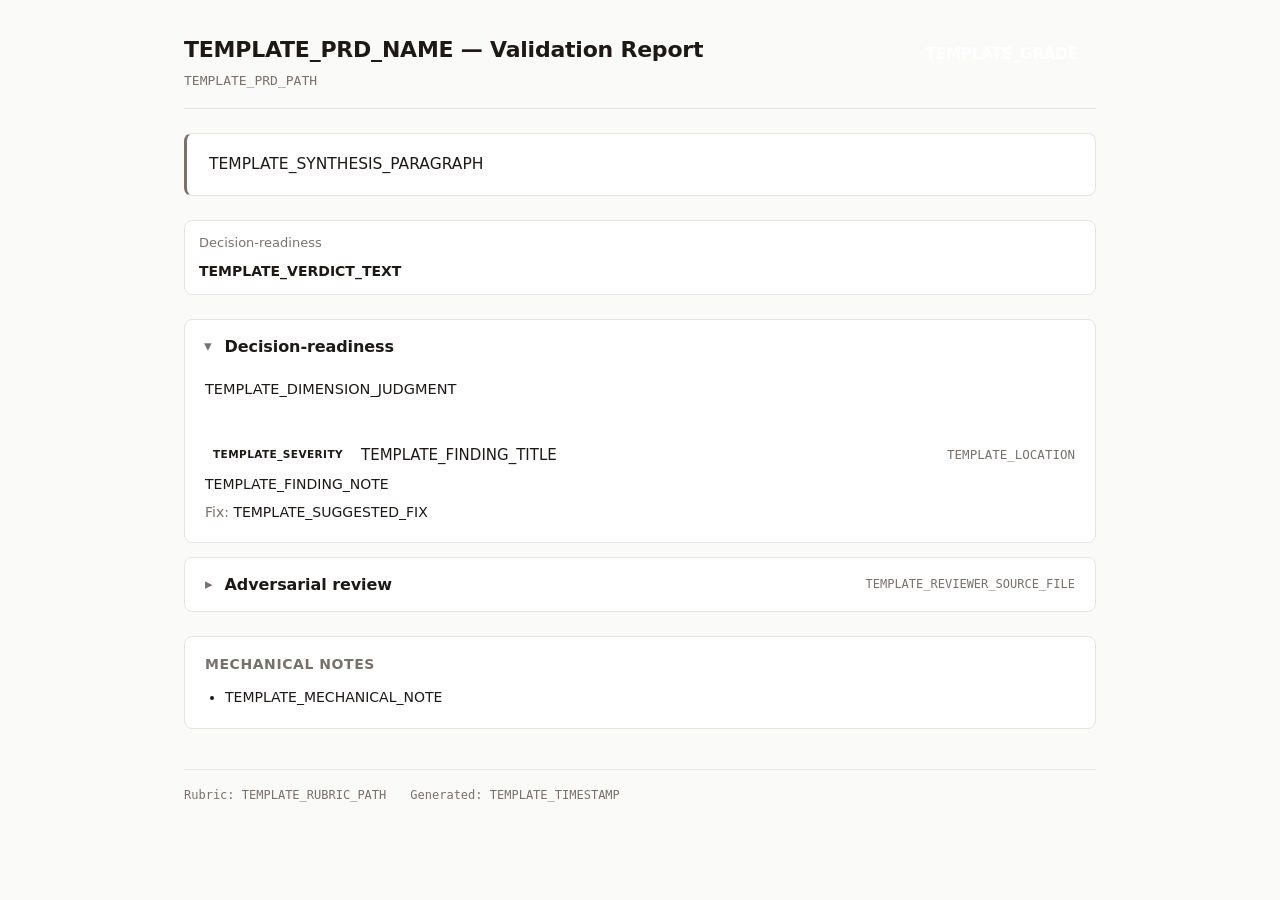
<file: .claude/skills/bmad-prd/assets/validation-report-template.html>
<!DOCTYPE html>
<!--
  PRD Validation Report — skeleton template.

  This file is a starter the synthesis pass fills in directly. There is no
  substitution engine. The LLM:
    1. Reads {doc_workspace}/review-rubric.md and every review-{slug}.md from
       additional reviewers.
    2. Copies this skeleton.
    3. Replaces the placeholder content (everything between TEMPLATE markers)
       with the consolidated review, preserving the structure and CSS.
    4. Writes the result to {doc_workspace}/validation-report.html.
    5. Writes a markdown twin to {doc_workspace}/validation-report.md.

  Visual rules the LLM must preserve:
    - The container width, the color tokens, the typography.
    - One dimension = one collapsible <section class="dimension">.
    - Verdict pill uses the verdict-* class matching its judgment.
    - Severity badge uses the sev-* class matching its level.
    - Each extra reviewer (adversarial, etc.) gets its own collapsible section
      below the rubric dimensions.
    - The footer always shows the artifact paths and timestamp.
-->
<html lang="en">
<head>
<meta charset="utf-8">
<title>PRD Validation: TEMPLATE_PRD_NAME</title>
<style>
  :root {
    --bg: #fafaf9;
    --surface: #ffffff;
    --border: #e7e5e4;
    --text: #1c1917;
    --muted: #78716c;

    --verdict-strong: #16a34a;
    --verdict-adequate: #65a30d;
    --verdict-thin: #d97706;
    --verdict-broken: #dc2626;

    --sev-low: #64748b;
    --sev-medium: #ca8a04;
    --sev-high: #ea580c;
    --sev-critical: #dc2626;

    --grade-exc: #16a34a;
    --grade-good: #65a30d;
    --grade-fair: #d97706;
    --grade-poor: #dc2626;
  }
  * { box-sizing: border-box; }
  html, body { margin: 0; padding: 0; }
  body {
    font-family: -apple-system, BlinkMacSystemFont, "Segoe UI", Inter, system-ui, sans-serif;
    background: var(--bg);
    color: var(--text);
    line-height: 1.6;
    font-size: 15px;
  }
  .container { max-width: 960px; margin: 0 auto; padding: 32px 24px 64px; }

  header.report-header {
    display: flex;
    align-items: flex-start;
    justify-content: space-between;
    gap: 24px;
    padding-bottom: 16px;
    border-bottom: 1px solid var(--border);
    margin-bottom: 24px;
  }
  .title h1 { margin: 0; font-size: 22px; font-weight: 600; letter-spacing: -0.01em; }
  .title .subtitle { color: var(--muted); font-size: 13px; margin-top: 4px; font-family: ui-monospace, "SF Mono", Menlo, monospace; }
  .grade {
    padding: 10px 18px;
    border-radius: 8px;
    font-weight: 600;
    color: white;
    font-size: 15px;
    white-space: nowrap;
  }
  .grade-excellent { background: var(--grade-exc); }
  .grade-good { background: var(--grade-good); }
  .grade-fair { background: var(--grade-fair); }
  .grade-poor { background: var(--grade-poor); }

  .synthesis {
    background: var(--surface);
    border: 1px solid var(--border);
    border-left: 3px solid var(--muted);
    border-radius: 8px;
    padding: 18px 22px;
    margin-bottom: 24px;
    font-size: 15.5px;
  }
  .synthesis p { margin: 0 0 10px; }
  .synthesis p:last-child { margin-bottom: 0; }

  .dimension-summary {
    display: grid;
    grid-template-columns: repeat(auto-fit, minmax(180px, 1fr));
    gap: 10px;
    margin-bottom: 24px;
  }
  .dim-card {
    background: var(--surface);
    border: 1px solid var(--border);
    border-radius: 8px;
    padding: 12px 14px;
  }
  .dim-card .dim-name { font-size: 13px; color: var(--muted); margin-bottom: 6px; }
  .dim-card .dim-verdict { font-size: 14px; font-weight: 600; }

  section.dimension, section.reviewer-section { margin-bottom: 14px; }
  section.dimension details, section.reviewer-section details {
    background: var(--surface);
    border: 1px solid var(--border);
    border-radius: 8px;
    overflow: hidden;
  }
  section summary {
    padding: 14px 20px;
    cursor: pointer;
    user-select: none;
    list-style: none;
    display: flex;
    align-items: center;
    gap: 12px;
  }
  section summary::-webkit-details-marker { display: none; }
  section summary::before {
    content: "▸";
    display: inline-block;
    color: var(--muted);
    transition: transform 0.15s ease;
  }
  section details[open] summary::before { transform: rotate(90deg); }
  section summary h2 {
    display: inline;
    margin: 0;
    font-size: 16px;
    font-weight: 600;
    letter-spacing: -0.005em;
    flex: 1;
  }
  .verdict-pill {
    font-size: 11px;
    padding: 3px 10px;
    border-radius: 999px;
    font-weight: 600;
    text-transform: uppercase;
    letter-spacing: 0.04em;
    color: white;
  }
  .verdict-strong { background: var(--verdict-strong); }
  .verdict-adequate { background: var(--verdict-adequate); }
  .verdict-thin { background: var(--verdict-thin); }
  .verdict-broken { background: var(--verdict-broken); }

  .dim-body { padding: 4px 20px 18px; }
  .dim-judgment { color: var(--text); font-size: 14.5px; }
  .dim-judgment p { margin: 0 0 10px; }

  .findings-list { padding: 0 20px 4px; }
  article.finding {
    padding: 14px 0;
    border-top: 1px solid var(--border);
  }
  article.finding:first-child { border-top: none; }
  article.finding header {
    display: flex;
    align-items: center;
    gap: 10px;
    flex-wrap: wrap;
    margin-bottom: 6px;
  }
  .badge {
    font-size: 10.5px;
    padding: 3px 8px;
    border-radius: 4px;
    font-weight: 600;
    text-transform: uppercase;
    letter-spacing: 0.04em;
    line-height: 1.4;
  }
  .badge-sev-low { background: rgba(100, 116, 139, 0.12); color: var(--sev-low); }
  .badge-sev-medium { background: rgba(202, 138, 4, 0.14); color: var(--sev-medium); }
  .badge-sev-high { background: rgba(234, 88, 12, 0.14); color: var(--sev-high); }
  .badge-sev-critical { background: rgba(220, 38, 38, 0.14); color: var(--sev-critical); }
  .finding-title { margin: 0; font-size: 15px; font-weight: 500; flex: 1; min-width: 200px; }
  .finding-location { font-family: ui-monospace, "SF Mono", Menlo, monospace; font-size: 12.5px; color: var(--muted); }
  .finding-note, .finding-fix { margin-top: 6px; font-size: 14px; }
  .finding-fix strong { color: var(--muted); font-weight: 500; }

  .reviewer-source {
    font-size: 12px;
    color: var(--muted);
    font-family: ui-monospace, "SF Mono", Menlo, monospace;
  }

  .mechanical {
    background: var(--surface);
    border: 1px solid var(--border);
    border-radius: 8px;
    padding: 16px 20px;
    margin-top: 24px;
    font-size: 14px;
  }
  .mechanical h3 { margin: 0 0 10px; font-size: 14px; font-weight: 600; color: var(--muted); text-transform: uppercase; letter-spacing: 0.04em; }
  .mechanical ul { margin: 0; padding-left: 20px; }
  .mechanical li { margin-bottom: 4px; color: var(--text); }

  footer.report-footer {
    margin-top: 40px;
    padding-top: 16px;
    border-top: 1px solid var(--border);
    font-size: 12px;
    color: var(--muted);
    font-family: ui-monospace, "SF Mono", Menlo, monospace;
  }
  footer .meta { display: flex; gap: 24px; flex-wrap: wrap; }
</style>
</head>
<body>
  <div class="container">

    <!-- TEMPLATE: header. Fill prd name, prd path, grade text & class. -->
    <header class="report-header">
      <div class="title">
        <h1>TEMPLATE_PRD_NAME — Validation Report</h1>
        <div class="subtitle">TEMPLATE_PRD_PATH</div>
      </div>
      <div class="grade TEMPLATE_GRADE_CLASS">TEMPLATE_GRADE</div>
    </header>

    <!-- TEMPLATE: overall synthesis paragraphs. Lift directly from
         review-rubric.md "Overall verdict" section; expand if extra reviewers
         materially shift the picture. Wrap each paragraph in <p>. -->
    <div class="synthesis">
      <p>TEMPLATE_SYNTHESIS_PARAGRAPH</p>
    </div>

    <!-- TEMPLATE: dimension summary cards. One per rubric dimension. The
         dim-verdict text uses one of: strong | adequate | thin | broken. -->
    <div class="dimension-summary">
      <div class="dim-card">
        <div class="dim-name">Decision-readiness</div>
        <div class="dim-verdict" style="color: var(--verdict-TEMPLATE_VERDICT)">TEMPLATE_VERDICT_TEXT</div>
      </div>
      <!-- repeat for each of the seven dimensions -->
    </div>

    <!-- TEMPLATE: one section per rubric dimension. Skip a dimension entirely
         if the rubric review marked it n/a for this PRD (e.g. downstream
         usability for a standalone PRD). Open the section by default if
         verdict is thin or broken. -->
    <section class="dimension">
      <details open>
        <summary>
          <h2>Decision-readiness</h2>
          <span class="verdict-pill verdict-TEMPLATE_VERDICT">TEMPLATE_VERDICT_TEXT</span>
        </summary>
        <div class="dim-body">
          <div class="dim-judgment">
            <p>TEMPLATE_DIMENSION_JUDGMENT</p>
          </div>
        </div>
        <div class="findings-list">
          <!-- TEMPLATE: zero or more findings -->
          <article class="finding">
            <header>
              <span class="badge badge-sev-TEMPLATE_SEVERITY">TEMPLATE_SEVERITY</span>
              <h3 class="finding-title">TEMPLATE_FINDING_TITLE</h3>
              <span class="finding-location">TEMPLATE_LOCATION</span>
            </header>
            <div class="finding-note">TEMPLATE_FINDING_NOTE</div>
            <div class="finding-fix"><strong>Fix:</strong> TEMPLATE_SUGGESTED_FIX</div>
          </article>
        </div>
      </details>
    </section>

    <!-- TEMPLATE: one section per extra reviewer that ran (adversarial, etc.).
         Skip this block entirely if only the rubric walker ran. -->
    <section class="reviewer-section">
      <details>
        <summary>
          <h2>Adversarial review</h2>
          <span class="reviewer-source">TEMPLATE_REVIEWER_SOURCE_FILE</span>
        </summary>
        <div class="dim-body">
          <div class="dim-judgment">
            <p>TEMPLATE_REVIEWER_PREAMBLE</p>
          </div>
        </div>
        <div class="findings-list">
          <article class="finding">
            <header>
              <span class="badge badge-sev-TEMPLATE_SEVERITY">TEMPLATE_SEVERITY</span>
              <h3 class="finding-title">TEMPLATE_FINDING_TITLE</h3>
              <span class="finding-location">TEMPLATE_LOCATION</span>
            </header>
            <div class="finding-note">TEMPLATE_FINDING_NOTE</div>
            <div class="finding-fix"><strong>Fix:</strong> TEMPLATE_SUGGESTED_FIX</div>
          </article>
        </div>
      </details>
    </section>

    <!-- TEMPLATE: mechanical notes — short, bulleted. Skip if there are none. -->
    <div class="mechanical">
      <h3>Mechanical notes</h3>
      <ul>
        <li>TEMPLATE_MECHANICAL_NOTE</li>
      </ul>
    </div>

    <footer class="report-footer">
      <div class="meta">
        <span>Rubric: TEMPLATE_RUBRIC_PATH</span>
        <span>Generated: TEMPLATE_TIMESTAMP</span>
      </div>
    </footer>
  </div>
</body>
</html>
</file>
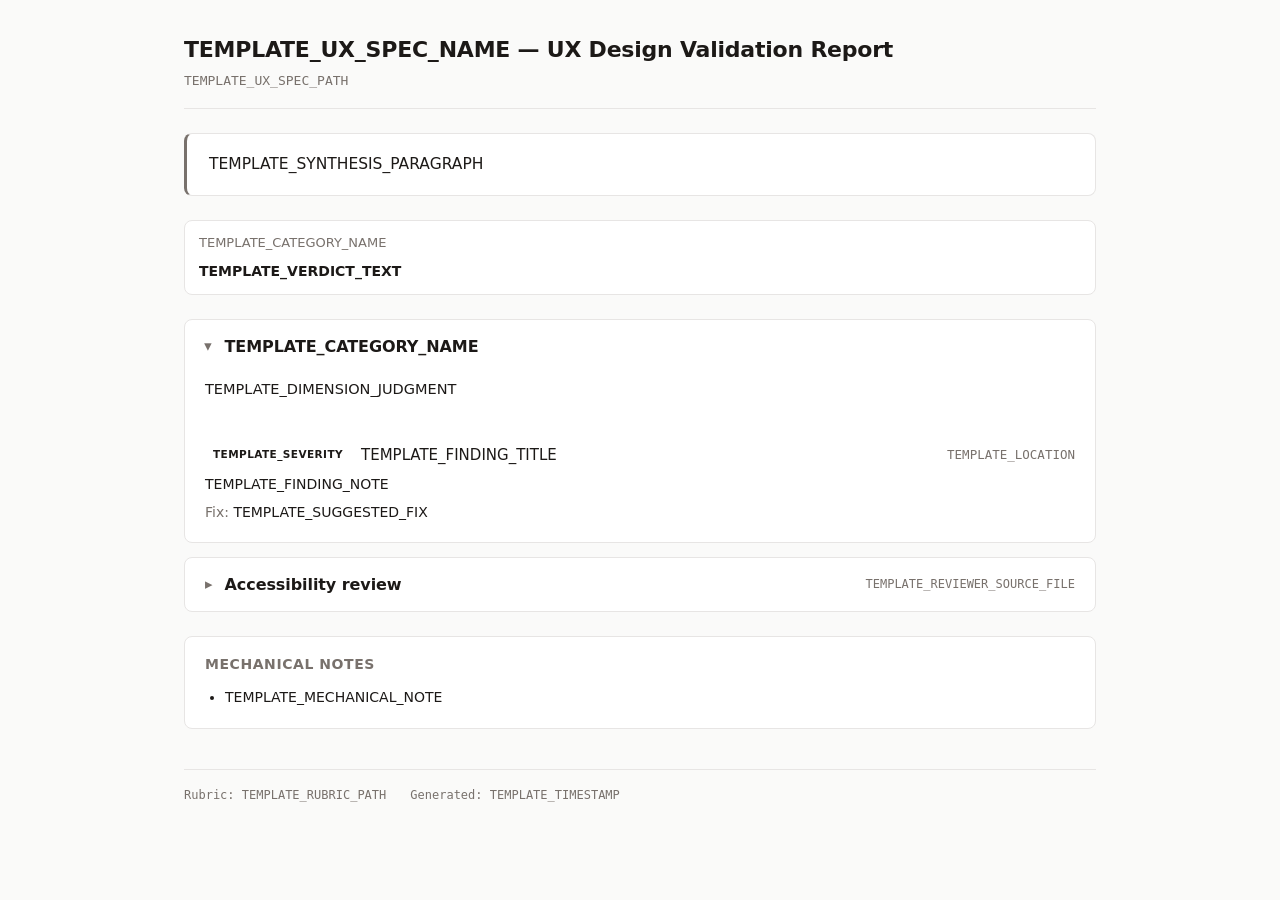
<file: .claude/skills/bmad-ux/assets/validation-report-template.html>
<!DOCTYPE html>
<!--
  UX Design Validation Report — skeleton template.

  This file is a starter the synthesis pass fills in directly. There is no
  substitution engine. The LLM:
    1. Reads {doc_workspace}/review-rubric.md and every review-{slug}.md from
       additional reviewers.
    2. Copies this skeleton.
    3. Replaces the placeholder content (everything between TEMPLATE markers)
       with the consolidated review, preserving the structure and CSS.
    4. Writes the result to {doc_workspace}/validation-report.html.
    5. Writes a markdown twin to {doc_workspace}/validation-report.md.

  Visual rules the LLM must preserve:
    - The container width, the color tokens, the typography.
    - One dimension = one collapsible <section class="dimension">.
    - Verdict pill uses the verdict-* class matching its judgment.
    - Severity badge uses the badge-sev-* class matching its level.
    - Each extra reviewer (accessibility, adversarial, etc.) gets its own
      collapsible section below the rubric dimensions.
    - The footer always shows the artifact paths and timestamp.
-->
<html lang="en">
<head>
<meta charset="utf-8">
<title>UX Design Validation: TEMPLATE_UX_SPEC_NAME</title>
<style>
  :root {
    --bg: #fafaf9;
    --surface: #ffffff;
    --border: #e7e5e4;
    --text: #1c1917;
    --muted: #78716c;

    --verdict-strong: #16a34a;
    --verdict-adequate: #65a30d;
    --verdict-thin: #d97706;
    --verdict-broken: #dc2626;

    --sev-low: #64748b;
    --sev-medium: #ca8a04;
    --sev-high: #ea580c;
    --sev-critical: #dc2626;
  }
  * { box-sizing: border-box; }
  html, body { margin: 0; padding: 0; }
  body {
    font-family: -apple-system, BlinkMacSystemFont, "Segoe UI", Inter, system-ui, sans-serif;
    background: var(--bg);
    color: var(--text);
    line-height: 1.6;
    font-size: 15px;
  }
  .container { max-width: 960px; margin: 0 auto; padding: 32px 24px 64px; }

  header.report-header {
    display: flex;
    align-items: flex-start;
    justify-content: space-between;
    gap: 24px;
    padding-bottom: 16px;
    border-bottom: 1px solid var(--border);
    margin-bottom: 24px;
  }
  .title h1 { margin: 0; font-size: 22px; font-weight: 600; letter-spacing: -0.01em; }
  .title .subtitle { color: var(--muted); font-size: 13px; margin-top: 4px; font-family: ui-monospace, "SF Mono", Menlo, monospace; }

  .synthesis {
    background: var(--surface);
    border: 1px solid var(--border);
    border-left: 3px solid var(--muted);
    border-radius: 8px;
    padding: 18px 22px;
    margin-bottom: 24px;
    font-size: 15.5px;
  }
  .synthesis p { margin: 0 0 10px; }
  .synthesis p:last-child { margin-bottom: 0; }

  .dimension-summary {
    display: grid;
    grid-template-columns: repeat(auto-fit, minmax(180px, 1fr));
    gap: 10px;
    margin-bottom: 24px;
  }
  .dim-card {
    background: var(--surface);
    border: 1px solid var(--border);
    border-radius: 8px;
    padding: 12px 14px;
  }
  .dim-card .dim-name { font-size: 13px; color: var(--muted); margin-bottom: 6px; }
  .dim-card .dim-verdict { font-size: 14px; font-weight: 600; }

  section.dimension, section.reviewer-section { margin-bottom: 14px; }
  section.dimension details, section.reviewer-section details {
    background: var(--surface);
    border: 1px solid var(--border);
    border-radius: 8px;
    overflow: hidden;
  }
  section summary {
    padding: 14px 20px;
    cursor: pointer;
    user-select: none;
    list-style: none;
    display: flex;
    align-items: center;
    gap: 12px;
  }
  section summary::-webkit-details-marker { display: none; }
  section summary::before {
    content: "▸";
    display: inline-block;
    color: var(--muted);
    transition: transform 0.15s ease;
  }
  section details[open] summary::before { transform: rotate(90deg); }
  section summary h2 {
    display: inline;
    margin: 0;
    font-size: 16px;
    font-weight: 600;
    letter-spacing: -0.005em;
    flex: 1;
  }
  .verdict-pill {
    font-size: 11px;
    padding: 3px 10px;
    border-radius: 999px;
    font-weight: 600;
    text-transform: uppercase;
    letter-spacing: 0.04em;
    color: white;
  }
  .verdict-strong { background: var(--verdict-strong); }
  .verdict-adequate { background: var(--verdict-adequate); }
  .verdict-thin { background: var(--verdict-thin); }
  .verdict-broken { background: var(--verdict-broken); }

  .dim-body { padding: 4px 20px 18px; }
  .dim-judgment { color: var(--text); font-size: 14.5px; }
  .dim-judgment p { margin: 0 0 10px; }

  .findings-list { padding: 0 20px 4px; }
  article.finding {
    padding: 14px 0;
    border-top: 1px solid var(--border);
  }
  article.finding:first-child { border-top: none; }
  article.finding header {
    display: flex;
    align-items: center;
    gap: 10px;
    flex-wrap: wrap;
    margin-bottom: 6px;
  }
  .badge {
    font-size: 10.5px;
    padding: 3px 8px;
    border-radius: 4px;
    font-weight: 600;
    text-transform: uppercase;
    letter-spacing: 0.04em;
    line-height: 1.4;
  }
  .badge-sev-low { background: rgba(100, 116, 139, 0.12); color: var(--sev-low); }
  .badge-sev-medium { background: rgba(202, 138, 4, 0.14); color: var(--sev-medium); }
  .badge-sev-high { background: rgba(234, 88, 12, 0.14); color: var(--sev-high); }
  .badge-sev-critical { background: rgba(220, 38, 38, 0.14); color: var(--sev-critical); }
  .finding-title { margin: 0; font-size: 15px; font-weight: 500; flex: 1; min-width: 200px; }
  .finding-location { font-family: ui-monospace, "SF Mono", Menlo, monospace; font-size: 12.5px; color: var(--muted); }
  .finding-note, .finding-fix { margin-top: 6px; font-size: 14px; }
  .finding-fix strong { color: var(--muted); font-weight: 500; }

  .reviewer-source {
    font-size: 12px;
    color: var(--muted);
    font-family: ui-monospace, "SF Mono", Menlo, monospace;
  }

  .mechanical {
    background: var(--surface);
    border: 1px solid var(--border);
    border-radius: 8px;
    padding: 16px 20px;
    margin-top: 24px;
    font-size: 14px;
  }
  .mechanical h3 { margin: 0 0 10px; font-size: 14px; font-weight: 600; color: var(--muted); text-transform: uppercase; letter-spacing: 0.04em; }
  .mechanical ul { margin: 0; padding-left: 20px; }
  .mechanical li { margin-bottom: 4px; color: var(--text); }

  footer.report-footer {
    margin-top: 40px;
    padding-top: 16px;
    border-top: 1px solid var(--border);
    font-size: 12px;
    color: var(--muted);
    font-family: ui-monospace, "SF Mono", Menlo, monospace;
  }
  footer .meta { display: flex; gap: 24px; flex-wrap: wrap; }
</style>
</head>
<body>
  <div class="container">

    <!-- TEMPLATE: header. Fill ux spec name and ux spec path. No overall grade —
         per-category verdicts and severity counts below carry the picture. -->
    <header class="report-header">
      <div class="title">
        <h1>TEMPLATE_UX_SPEC_NAME — UX Design Validation Report</h1>
        <div class="subtitle">TEMPLATE_UX_SPEC_PATH</div>
      </div>
    </header>

    <!-- TEMPLATE: overall synthesis paragraphs. Lift directly from
         review-rubric.md "Overall verdict" section; expand if extra reviewers
         (accessibility, adversarial, etc.) materially shift the picture.
         Wrap each paragraph in <p>. -->
    <div class="synthesis">
      <p>TEMPLATE_SYNTHESIS_PARAGRAPH</p>
    </div>

    <!-- TEMPLATE: dimension summary cards. One per rubric category, in this
         canonical order (from references/validate.md):
           1. Flow coverage
           2. Token completeness
           3. Component coverage
           4. State coverage
           5. Visual reference coverage
           6. Bloat & overspecification
           7. Inheritance discipline
           8. Shape fit
         The dim-verdict text uses one of: strong | adequate | thin | broken. -->
    <div class="dimension-summary">
      <div class="dim-card">
        <div class="dim-name">TEMPLATE_CATEGORY_NAME</div>
        <div class="dim-verdict" style="color: var(--verdict-TEMPLATE_VERDICT)">TEMPLATE_VERDICT_TEXT</div>
      </div>
      <!-- repeat for each of the eight rubric categories -->
    </div>

    <!-- TEMPLATE: one section per rubric category, same canonical order as the
         summary cards above. Skip a category entirely if the rubric review
         marked it n/a for this UX spec. Open the section by default if verdict
         is thin or broken. -->
    <section class="dimension">
      <details open>
        <summary>
          <h2>TEMPLATE_CATEGORY_NAME</h2>
          <span class="verdict-pill verdict-TEMPLATE_VERDICT">TEMPLATE_VERDICT_TEXT</span>
        </summary>
        <div class="dim-body">
          <div class="dim-judgment">
            <p>TEMPLATE_DIMENSION_JUDGMENT</p>
          </div>
        </div>
        <div class="findings-list">
          <!-- TEMPLATE: zero or more findings -->
          <article class="finding">
            <header>
              <span class="badge badge-sev-TEMPLATE_SEVERITY">TEMPLATE_SEVERITY</span>
              <h3 class="finding-title">TEMPLATE_FINDING_TITLE</h3>
              <span class="finding-location">TEMPLATE_LOCATION</span>
            </header>
            <div class="finding-note">TEMPLATE_FINDING_NOTE</div>
            <div class="finding-fix"><strong>Fix:</strong> TEMPLATE_SUGGESTED_FIX</div>
          </article>
        </div>
      </details>
    </section>

    <!-- TEMPLATE: one section per extra reviewer that ran (accessibility,
         adversarial, brand-conformance, etc.). Skip this block entirely if
         only the rubric walker ran. -->
    <section class="reviewer-section">
      <details>
        <summary>
          <h2>Accessibility review</h2>
          <span class="reviewer-source">TEMPLATE_REVIEWER_SOURCE_FILE</span>
        </summary>
        <div class="dim-body">
          <div class="dim-judgment">
            <p>TEMPLATE_REVIEWER_PREAMBLE</p>
          </div>
        </div>
        <div class="findings-list">
          <article class="finding">
            <header>
              <span class="badge badge-sev-TEMPLATE_SEVERITY">TEMPLATE_SEVERITY</span>
              <h3 class="finding-title">TEMPLATE_FINDING_TITLE</h3>
              <span class="finding-location">TEMPLATE_LOCATION</span>
            </header>
            <div class="finding-note">TEMPLATE_FINDING_NOTE</div>
            <div class="finding-fix"><strong>Fix:</strong> TEMPLATE_SUGGESTED_FIX</div>
          </article>
        </div>
      </details>
    </section>

    <!-- TEMPLATE: mechanical notes — short, bulleted. Skip if there are none. -->
    <div class="mechanical">
      <h3>Mechanical notes</h3>
      <ul>
        <li>TEMPLATE_MECHANICAL_NOTE</li>
      </ul>
    </div>

    <footer class="report-footer">
      <div class="meta">
        <span>Rubric: TEMPLATE_RUBRIC_PATH</span>
        <span>Generated: TEMPLATE_TIMESTAMP</span>
      </div>
    </footer>
  </div>
</body>
</html>
</file>
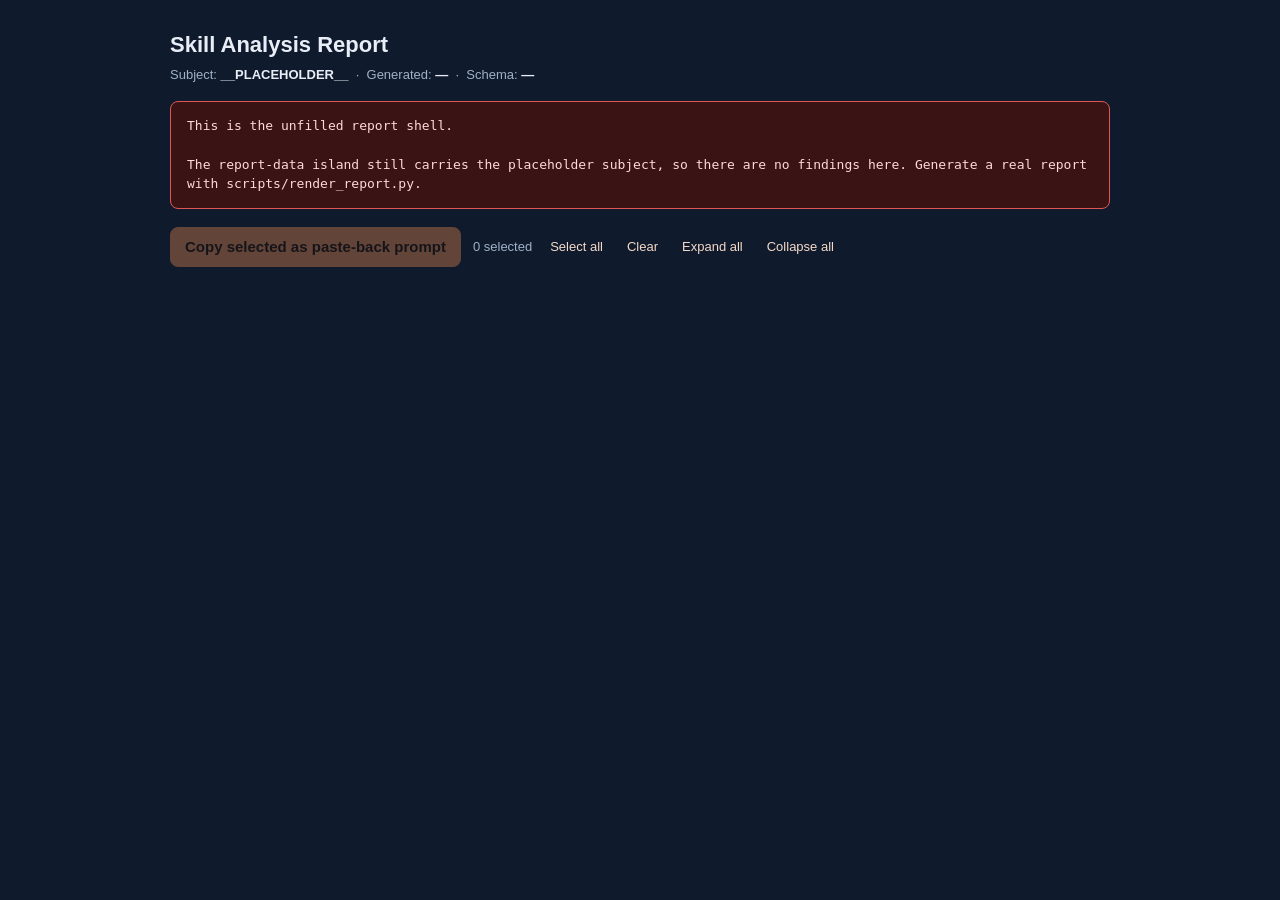
<file: .claude/skills/bmad-workflow-builder/assets/report-shell.html>
<!DOCTYPE html>
<html lang="en">
<head>
<meta charset="utf-8">
<meta name="viewport" content="width=device-width, initial-scale=1">
<title>Skill Analysis Report</title>
<style>
  :root {
    --bg: #0f1b2d;
    --panel: #16263d;
    --panel-2: #1d3250;
    --ink: #e9eef6;
    --ink-dim: #9fb0c7;
    --line: #294366;
    --accent: #b66d46;
    --accent-ink: #f4d9c8;
    --critical: #e05656;
    --high: #e0904a;
    --medium: #d8c24a;
    --low: #5aa0d0;
    --ok: #4caf72;
  }
  * { box-sizing: border-box; }
  body {
    margin: 0;
    background: var(--bg);
    color: var(--ink);
    font: 15px/1.5 -apple-system, BlinkMacSystemFont, "Segoe UI", Roboto, Helvetica, Arial, sans-serif;
  }
  .wrap { max-width: 980px; margin: 0 auto; padding: 28px 20px 80px; }
  header h1 { font-size: 22px; margin: 0 0 4px; }
  header .meta { color: var(--ink-dim); font-size: 13px; }
  header .meta b { color: var(--ink); font-weight: 600; }

  .banner {
    display: none;
    background: #3a1414;
    border: 1px solid var(--critical);
    color: #ffd9d9;
    padding: 14px 16px;
    border-radius: 8px;
    margin: 16px 0;
    white-space: pre-wrap;
    font-family: ui-monospace, SFMono-Regular, Menlo, monospace;
    font-size: 13px;
  }
  .banner.show { display: block; }

  .overview {
    background: var(--panel);
    border: 1px solid var(--line);
    border-radius: 10px;
    padding: 18px;
    margin: 18px 0;
  }
  .grade {
    font-size: 34px;
    font-weight: 800;
    margin: 0 0 8px;
    text-transform: capitalize;
  }
  .grade.g-excellent { color: var(--ok); }
  .grade.g-good { color: var(--low); }
  .grade.g-fair { color: var(--medium); }
  .grade.g-poor { color: var(--critical); }
  .verdict { font-size: 16px; font-weight: 600; margin: 0 0 14px; }
  .summary { color: var(--ink-dim); margin: 0 0 14px; }
  .counts { display: flex; flex-wrap: wrap; gap: 10px; }
  .pill {
    display: inline-flex;
    align-items: center;
    gap: 8px;
    padding: 6px 12px;
    border-radius: 999px;
    background: var(--panel-2);
    border: 1px solid var(--line);
    font-size: 13px;
  }
  .pill .dot { width: 10px; height: 10px; border-radius: 50%; }
  .pill .n { font-weight: 700; }
  .dot.critical { background: var(--critical); }
  .dot.high { background: var(--high); }
  .dot.medium { background: var(--medium); }
  .dot.low { background: var(--low); }

  /* Generic synthesis/agent-block panel */
  .block {
    background: var(--panel);
    border: 1px solid var(--line);
    border-radius: 10px;
    padding: 18px;
    margin: 18px 0;
  }
  .block > h2 {
    font-size: 13px;
    text-transform: uppercase;
    letter-spacing: 0.06em;
    color: var(--ink-dim);
    margin: 0 0 12px;
  }
  .block .mono, .block code {
    font-family: ui-monospace, SFMono-Regular, Menlo, monospace;
    font-size: 13px;
    background: var(--panel-2);
    padding: 1px 5px;
    border-radius: 4px;
  }
  .kv { margin: 0; display: grid; grid-template-columns: 150px 1fr; gap: 6px 14px; }
  .kv dt { color: var(--ink-dim); font-size: 12px; text-transform: uppercase; letter-spacing: 0.04em; }
  .kv dd { margin: 0; }

  /* Themes */
  .theme { padding: 12px 0; border-top: 1px solid var(--line); }
  .theme:first-of-type { border-top: none; padding-top: 0; }
  .theme .t-head { display: flex; align-items: center; gap: 10px; }
  .theme .t-title { font-weight: 600; flex: 1 1 auto; min-width: 0; }
  .theme .t-cause { color: var(--ink-dim); margin-top: 4px; }
  .theme .t-action { margin-top: 4px; }
  .theme .t-findings { margin-top: 8px; padding-left: 12px; border-left: 2px solid var(--line); }
  .theme .t-finding { font-size: 13px; color: var(--ink-dim); padding: 2px 0; }

  /* Strengths */
  .strength-list { margin: 0; padding-left: 20px; }
  .strength-list li { padding: 2px 0; }

  /* Recommendations */
  .rec { padding: 8px 0; border-top: 1px solid var(--line); }
  .rec:first-of-type { border-top: none; padding-top: 0; }
  .rec .rank { font-weight: 700; color: var(--accent-ink); margin-right: 8px; }
  .rec .resolves { color: var(--ink-dim); font-size: 12px; margin-left: 8px; }

  /* Experience journeys */
  .block .journey { padding: 8px 0; border-top: 1px solid var(--line); }
  .block .journey:first-of-type { border-top: none; padding-top: 0; }
  .block .journey .j-name { font-weight: 600; }
  .block .journey .j-steps { color: var(--ink-dim); margin-top: 2px; }

  .toolbar {
    display: flex;
    align-items: center;
    gap: 12px;
    margin: 18px 0 10px;
    flex-wrap: wrap;
  }
  .toolbar .sel-count { color: var(--ink-dim); font-size: 13px; }
  button {
    font: inherit;
    cursor: pointer;
    border-radius: 8px;
    border: 1px solid var(--line);
    background: var(--panel-2);
    color: var(--ink);
    padding: 8px 14px;
  }
  button.primary {
    background: var(--accent);
    border-color: var(--accent);
    color: #1a0e07;
    font-weight: 600;
  }
  button:disabled { opacity: 0.5; cursor: default; }
  button.link {
    background: none;
    border: none;
    color: var(--accent-ink);
    padding: 4px 6px;
    font-size: 13px;
  }
  button.small { padding: 5px 10px; font-size: 13px; flex: 0 0 auto; }

  .no-findings {
    background: var(--panel);
    border: 1px dashed var(--line);
    border-radius: 10px;
    padding: 28px;
    text-align: center;
    color: var(--ink-dim);
  }
  .no-findings .big { font-size: 18px; color: var(--ok); margin-bottom: 6px; }

  .group { margin: 18px 0; }
  .group > h2 {
    font-size: 13px;
    text-transform: uppercase;
    letter-spacing: 0.06em;
    color: var(--ink-dim);
    margin: 0 0 8px;
    display: flex;
    align-items: center;
    gap: 8px;
  }

  .finding {
    background: var(--panel);
    border: 1px solid var(--line);
    border-left: 4px solid var(--line);
    border-radius: 8px;
    margin: 8px 0;
    overflow: hidden;
  }
  .finding.sev-critical { border-left-color: var(--critical); }
  .finding.sev-high { border-left-color: var(--high); }
  .finding.sev-medium { border-left-color: var(--medium); }
  .finding.sev-low { border-left-color: var(--low); }

  .finding .row {
    display: flex;
    align-items: center;
    gap: 12px;
    padding: 12px 14px;
  }
  .finding .row .chk { width: 16px; height: 16px; flex: 0 0 auto; cursor: pointer; }
  .finding .row .head { flex: 1 1 auto; cursor: pointer; min-width: 0; }
  .finding .row .title { font-weight: 600; }
  .finding .row .sub { color: var(--ink-dim); font-size: 12px; margin-top: 2px; }
  .finding .tag {
    flex: 0 0 auto;
    font-size: 11px;
    text-transform: uppercase;
    letter-spacing: 0.04em;
    padding: 3px 8px;
    border-radius: 6px;
    background: var(--panel-2);
    border: 1px solid var(--line);
    color: var(--ink-dim);
  }
  .finding .caret { flex: 0 0 auto; color: var(--ink-dim); transition: transform 0.15s; cursor: pointer; }
  .finding.open .caret { transform: rotate(90deg); }

  .finding .body {
    display: none;
    padding: 0 14px 14px 42px;
    border-top: 1px solid var(--line);
  }
  .finding.open .body { display: block; }
  .finding .body dl { margin: 12px 0 0; display: grid; grid-template-columns: 130px 1fr; gap: 6px 14px; }
  .finding .body dt { color: var(--ink-dim); font-size: 12px; text-transform: uppercase; letter-spacing: 0.04em; }
  .finding .body dd { margin: 0; }
  .finding .body code, .finding .body .mono {
    font-family: ui-monospace, SFMono-Regular, Menlo, monospace;
    font-size: 13px;
    background: var(--panel-2);
    padding: 1px 5px;
    border-radius: 4px;
  }

  .toast {
    position: fixed;
    left: 50%;
    bottom: 28px;
    transform: translateX(-50%);
    background: var(--ok);
    color: #06160c;
    padding: 10px 18px;
    border-radius: 8px;
    font-weight: 600;
    opacity: 0;
    transition: opacity 0.2s;
    pointer-events: none;
  }
  .toast.show { opacity: 1; }

  .fallback-area { margin-top: 12px; display: none; }
  .fallback-area.show { display: block; }
  .fallback-area textarea {
    width: 100%;
    min-height: 160px;
    background: var(--panel-2);
    color: var(--ink);
    border: 1px solid var(--line);
    border-radius: 8px;
    padding: 10px;
    font-family: ui-monospace, SFMono-Regular, Menlo, monospace;
    font-size: 13px;
  }
</style>
</head>
<body>
<div class="wrap">
  <header>
    <h1>Skill Analysis Report</h1>
    <div class="meta">
      <span>Subject: <b id="m-subject">—</b></span> &nbsp;·&nbsp;
      <span>Generated: <b id="m-generated">—</b></span> &nbsp;·&nbsp;
      <span>Schema: <b id="m-schema">—</b></span>
    </div>
  </header>

  <div id="parse-banner" class="banner"></div>

  <section id="overview" class="overview" hidden>
    <div id="grade" class="grade" hidden></div>
    <p id="verdict" class="verdict"></p>
    <p id="summary-text" class="summary" hidden></p>
    <div id="counts" class="counts"></div>
  </section>

  <!-- Synthesis layer (themes, strengths, recommendations). Hidden when absent. -->
  <section id="themes" class="block" hidden></section>
  <section id="strengths" class="block" hidden></section>
  <section id="recommendations" class="block" hidden></section>

  <!-- Experience: journeys plus headless (experience). Hidden when absent. -->
  <section id="experience" class="block" hidden></section>

  <div id="toolbar" class="toolbar" hidden>
    <button id="btn-copy" class="primary" disabled>Copy selected as paste-back prompt</button>
    <span id="sel-count" class="sel-count">0 selected</span>
    <button id="btn-select-all" class="link">Select all</button>
    <button id="btn-clear" class="link">Clear</button>
    <button id="btn-expand-all" class="link">Expand all</button>
    <button id="btn-collapse-all" class="link">Collapse all</button>
  </div>

  <div id="fallback" class="fallback-area">
    <p class="sel-count">Clipboard was unavailable. Copy the text below manually:</p>
    <textarea id="fallback-text" readonly></textarea>
  </div>

  <div id="findings-root"></div>
</div>

<div id="toast" class="toast">Copied</div>

<!-- scripts/render_report.py replaces the contents of this island per run.
     The placeholder below is intentionally unusable: the shell refuses to
     render it, so a failed injection can never look like real findings. -->
<script type="application/json" id="report-data">
{
  "schema_version": 2,
  "subject": "__PLACEHOLDER__",
  "generated": "",
  "verdict": "",
  "findings": []
}
</script>

<script>
(function () {
  "use strict";

  var SEVERITIES = ["critical", "high", "medium", "low"];
  var SEV_LABEL = { critical: "Critical", high: "High", medium: "Medium", low: "Low" };
  var GRADES = ["excellent", "good", "fair", "poor"];
  var PLACEHOLDER_SUBJECT = "__PLACEHOLDER__";

  var els = {
    banner: document.getElementById("parse-banner"),
    overview: document.getElementById("overview"),
    grade: document.getElementById("grade"),
    verdict: document.getElementById("verdict"),
    summaryText: document.getElementById("summary-text"),
    counts: document.getElementById("counts"),
    themes: document.getElementById("themes"),
    strengths: document.getElementById("strengths"),
    recommendations: document.getElementById("recommendations"),
    experience: document.getElementById("experience"),
    toolbar: document.getElementById("toolbar"),
    root: document.getElementById("findings-root"),
    subject: document.getElementById("m-subject"),
    generated: document.getElementById("m-generated"),
    schema: document.getElementById("m-schema"),
    selCount: document.getElementById("sel-count"),
    btnCopy: document.getElementById("btn-copy"),
    btnSelectAll: document.getElementById("btn-select-all"),
    btnClear: document.getElementById("btn-clear"),
    btnExpandAll: document.getElementById("btn-expand-all"),
    btnCollapseAll: document.getElementById("btn-collapse-all"),
    fallback: document.getElementById("fallback"),
    fallbackText: document.getElementById("fallback-text"),
    toast: document.getElementById("toast")
  };

  var selected = Object.create(null);
  var findings = [];
  var findingsById = Object.create(null);
  var subjectPath = "";
  var standards = null;

  function showBanner(message) {
    els.banner.textContent = message;
    els.banner.classList.add("show");
  }

  function esc(value) {
    var s = value == null ? "" : String(value);
    return s.replace(/[&<>"']/g, function (c) {
      return { "&": "&amp;", "<": "&lt;", ">": "&gt;", '"': "&quot;", "'": "&#39;" }[c];
    });
  }

  // Normalize an arbitrary parsed object against schema_version 2, supplying
  // defaults so a partial or future island still renders. Unknown fields are
  // ignored, not fatal. Severity counts are always derived from the findings
  // array, never read from the island, so they cannot disagree with it. The
  // synthesis blocks (grade, summary, themes, strengths, recommendations) and
  // the experience block are OPTIONAL: each normalizes to an empty value that
  // renders nothing rather than an empty panel or an error.
  function normalize(raw) {
    var obj = raw && typeof raw === "object" ? raw : {};
    var rawFindings = Array.isArray(obj.findings) ? obj.findings : [];

    var norm = {
      schema_version: typeof obj.schema_version === "number" ? obj.schema_version : 2,
      subject: obj.subject != null ? String(obj.subject) : "(unspecified)",
      generated: obj.generated != null ? String(obj.generated) : "(unspecified)",
      verdict: obj.verdict != null ? String(obj.verdict) : "(no verdict supplied)",
      grade: GRADES.indexOf(String(obj.grade || "").toLowerCase()) >= 0
        ? String(obj.grade).toLowerCase() : "",
      summary: typeof obj.summary === "string" ? obj.summary : "",
      standards: (obj.standards && typeof obj.standards === "object") ? {
        canon: obj.standards.canon != null ? String(obj.standards.canon) : "",
        principles: obj.standards.principles != null ? String(obj.standards.principles) : "",
        scripts: obj.standards.scripts != null ? String(obj.standards.scripts) : ""
      } : null,
      themes: normalizeThemes(obj.themes),
      strengths: normalizeStrengths(obj.strengths),
      recommendations: normalizeRecommendations(obj.recommendations),
      experience: normalizeExperience(obj.experience),
      counts: { critical: 0, high: 0, medium: 0, low: 0 },
      findings: []
    };

    rawFindings.forEach(function (f, i) {
      if (!f || typeof f !== "object") { return; }
      var sev = SEVERITIES.indexOf(f.severity) >= 0 ? f.severity : "low";
      norm.findings.push({
        id: f.id != null ? String(f.id) : "finding-" + (i + 1),
        lens: f.lens != null ? String(f.lens) : "(unknown)",
        severity: sev,
        title: f.title != null ? String(f.title) : "(untitled finding)",
        location: f.location != null ? String(f.location) : "",
        evidence: f.evidence != null ? String(f.evidence) : "",
        recommendation: f.recommendation != null ? String(f.recommendation) : "",
        proposed_smallest: f.proposed_smallest != null ? String(f.proposed_smallest) : "",
        predicted_delta: f.predicted_delta != null ? String(f.predicted_delta) : ""
      });
      norm.counts[sev] += 1;
    });

    return norm;
  }

  function normalizeThemes(raw) {
    if (!Array.isArray(raw)) { return []; }
    var list = [];
    raw.forEach(function (t) {
      if (!t || typeof t !== "object") { return; }
      var ids = [];
      if (Array.isArray(t.finding_ids)) {
        t.finding_ids.forEach(function (id) { if (id != null) { ids.push(String(id)); } });
      }
      var title = t.title != null ? String(t.title) : "";
      if (!title && !ids.length) { return; }
      list.push({
        title: title || "(untitled theme)",
        root_cause: t.root_cause != null ? String(t.root_cause) : "",
        action: t.action != null ? String(t.action) : "",
        finding_ids: ids
      });
    });
    return list;
  }

  function normalizeStrengths(raw) {
    if (!Array.isArray(raw)) { return []; }
    var list = [];
    raw.forEach(function (s) {
      if (typeof s === "string" && s) { list.push(s); }
      else if (s && typeof s === "object" && s.title) {
        list.push(String(s.title) + (s.detail ? " — " + String(s.detail) : ""));
      }
    });
    return list;
  }

  function normalizeRecommendations(raw) {
    if (!Array.isArray(raw)) { return []; }
    var list = [];
    raw.forEach(function (r, i) {
      if (!r || typeof r !== "object") { return; }
      var action = r.action != null ? String(r.action) : "";
      if (!action) { return; }
      var resolves = "";
      if (Array.isArray(r.resolves)) { resolves = r.resolves.map(String).join(", "); }
      else if (typeof r.resolves === "number") { resolves = r.resolves + " findings"; }
      else if (r.resolves != null) { resolves = String(r.resolves); }
      list.push({
        rank: typeof r.rank === "number" ? r.rank : i + 1,
        action: action,
        resolves: resolves
      });
    });
    list.sort(function (a, b) { return a.rank - b.rank; });
    return list;
  }

  // Optional experience block: journeys plus a headless note. Returns null when
  // neither is usable.
  function normalizeExperience(raw) {
    if (!raw || typeof raw !== "object") { return null; }
    var journeys = [];
    if (Array.isArray(raw.journeys)) {
      raw.journeys.forEach(function (j) {
        if (!j || typeof j !== "object") { return; }
        var name = j.name != null ? String(j.name) : "";
        var steps = j.steps != null ? String(j.steps) : "";
        if (!name && !steps) { return; }
        journeys.push({ name: name, steps: steps });
      });
    }
    var headless = raw.headless != null ? String(raw.headless) : "";
    if (!journeys.length && !headless) { return null; }
    return { journeys: journeys, headless: headless };
  }

  function renderOverview(data) {
    els.subject.textContent = data.subject;
    els.generated.textContent = data.generated;
    els.schema.textContent = String(data.schema_version);
    els.verdict.textContent = data.verdict;

    if (data.grade) {
      els.grade.textContent = data.grade;
      els.grade.className = "grade g-" + data.grade;
      els.grade.hidden = false;
    }
    if (data.summary) {
      els.summaryText.textContent = data.summary;
      els.summaryText.hidden = false;
    }

    els.counts.innerHTML = "";
    SEVERITIES.forEach(function (s) {
      var pill = document.createElement("span");
      pill.className = "pill";
      pill.innerHTML =
        '<span class="dot ' + s + '"></span>' +
        '<span class="lbl">' + SEV_LABEL[s] + '</span>' +
        '<span class="n">' + data.counts[s] + "</span>";
      els.counts.appendChild(pill);
    });
    els.overview.hidden = false;
  }

  // Every copied fix prompt opens by anchoring the fixing session to the same
  // standards that produced the findings, so the fix is held to the bar too.
  function standardsPreamble() {
    if (!standards || !standards.canon) { return []; }
    var bar = standards.canon + (standards.principles ? " and " + standards.principles : "");
    var lines = [
      "Hold " + bar + " as the bar for every line you change — a fix that adds ceremony is a new finding, not a fix."
    ];
    if (standards.scripts) {
      lines.push("If the fix adds or changes scripts, follow " + standards.scripts + ".");
    }
    lines.push("");
    return lines;
  }

  function composeThemePrompt(theme, resolved) {
    var lines = standardsPreamble();
    lines.push("Fix the following theme in " + subjectPath + ": " + theme.title);
    lines.push("");
    if (theme.root_cause) { lines.push("Root cause: " + theme.root_cause); }
    if (theme.action) { lines.push("Fix: " + theme.action); }
    if (resolved.length) {
      lines.push("");
      lines.push("Findings to address:");
      resolved.forEach(function (f, i) {
        lines.push((i + 1) + ". " + f.title);
        if (f.location) { lines.push("   Location: " + f.location); }
        if (f.evidence) { lines.push("   Evidence: " + f.evidence); }
        if (f.recommendation) { lines.push("   Recommendation: " + f.recommendation); }
      });
    }
    return lines.join("\n") + "\n";
  }

  function renderThemes(themes) {
    if (!themes.length) { els.themes.hidden = true; return; }
    els.themes.innerHTML = "<h2>Themes</h2>";
    themes.forEach(function (t) {
      var resolved = t.finding_ids
        .map(function (id) { return findingsById[id]; })
        .filter(function (f) { return !!f; });
      var items = resolved.map(function (f) {
        return '<div class="t-finding"><span class="mono">' + esc(f.id) + "</span> " +
          esc(f.title) +
          (f.location ? ' · <span class="mono">' + esc(f.location) + "</span>" : "") +
          "</div>";
      }).join("");

      var node = document.createElement("div");
      node.className = "theme";
      node.innerHTML =
        '<div class="t-head"><span class="t-title">' + esc(t.title) + "</span>" +
        '<button class="small t-fix">Fix This Theme</button></div>' +
        (t.root_cause ? '<div class="t-cause">Root cause: ' + esc(t.root_cause) + "</div>" : "") +
        (t.action ? '<div class="t-action"><b>Fix:</b> ' + esc(t.action) + "</div>" : "") +
        (items ? '<div class="t-findings">' + items + "</div>" : "");
      node.querySelector(".t-fix").addEventListener("click", function () {
        copyText(composeThemePrompt(t, resolved));
      });
      els.themes.appendChild(node);
    });
    els.themes.hidden = false;
  }

  function renderStrengths(list) {
    if (!list.length) { els.strengths.hidden = true; return; }
    els.strengths.innerHTML =
      "<h2>Strengths</h2><ul class=\"strength-list\">" +
      list.map(function (s) { return "<li>" + esc(s) + "</li>"; }).join("") +
      "</ul>";
    els.strengths.hidden = false;
  }

  function renderRecommendations(recs) {
    if (!recs.length) { els.recommendations.hidden = true; return; }
    var html = "<h2>Recommendations</h2>";
    recs.forEach(function (r) {
      html += '<div class="rec"><span class="rank">#' + esc(String(r.rank)) + "</span>" +
        esc(r.action) +
        (r.resolves ? '<span class="resolves">resolves: ' + esc(r.resolves) + "</span>" : "") +
        "</div>";
    });
    els.recommendations.innerHTML = html;
    els.recommendations.hidden = false;
  }

  function renderExperience(exp) {
    if (!exp) { els.experience.hidden = true; return; }
    var html = "<h2>Experience</h2>";
    if (exp.journeys.length) {
      html += exp.journeys.map(function (j) {
        return '<div class="journey">' +
          '<div class="j-name">' + esc(j.name || "(unnamed journey)") + "</div>" +
          (j.steps ? '<div class="j-steps">' + esc(j.steps) + "</div>" : "") +
          "</div>";
      }).join("");
    }
    if (exp.headless) {
      html += '<dl class="kv" style="margin-top:12px"><dt>Headless</dt><dd>' +
        esc(exp.headless) + "</dd></dl>";
    }
    els.experience.innerHTML = html;
    els.experience.hidden = false;
  }

  function renderNoFindings() {
    els.root.innerHTML =
      '<div class="no-findings">' +
      '<div class="big">No findings</div>' +
      "<div>The scanners returned a clean pass for this subject.</div>" +
      "</div>";
  }

  function findingNode(f) {
    var node = document.createElement("div");
    node.className = "finding sev-" + f.severity;
    node.setAttribute("data-id", f.id);

    var sub =
      esc(f.lens) +
      (f.location ? ' · <span class="mono">' + esc(f.location) + "</span>" : "");

    var rows =
      "<dt>Lens</dt><dd>" + esc(f.lens) + "</dd>" +
      (f.location ? "<dt>Location</dt><dd><code>" + esc(f.location) + "</code></dd>" : "") +
      (f.evidence ? "<dt>Evidence</dt><dd>" + esc(f.evidence) + "</dd>" : "") +
      (f.recommendation ? "<dt>Recommendation</dt><dd>" + esc(f.recommendation) + "</dd>" : "") +
      (f.proposed_smallest ? "<dt>Proposed smallest</dt><dd>" + esc(f.proposed_smallest) + "</dd>" : "") +
      (f.predicted_delta ? "<dt>Predicted delta</dt><dd>" + esc(f.predicted_delta) + "</dd>" : "");

    node.innerHTML =
      '<div class="row">' +
      '<input type="checkbox" class="chk" aria-label="Select finding">' +
      '<div class="head">' +
      '<div class="title">' + esc(f.title) + "</div>" +
      '<div class="sub">' + sub + "</div>" +
      "</div>" +
      '<span class="tag">' + SEV_LABEL[f.severity] + "</span>" +
      '<span class="caret">▸</span>' +
      "</div>" +
      '<div class="body"><dl>' + rows + "</dl></div>";

    var chk = node.querySelector(".chk");
    chk.checked = !!selected[f.id];
    chk.addEventListener("change", function () {
      if (chk.checked) { selected[f.id] = true; } else { delete selected[f.id]; }
      updateSelection();
    });

    var head = node.querySelector(".head");
    var caret = node.querySelector(".caret");
    function toggle() { node.classList.toggle("open"); }
    head.addEventListener("click", toggle);
    caret.addEventListener("click", toggle);

    return node;
  }

  function renderFindings(list) {
    els.root.innerHTML = "";
    if (list.length === 0) {
      renderNoFindings();
      els.toolbar.hidden = true;
      return;
    }
    els.toolbar.hidden = false;

    SEVERITIES.forEach(function (sev) {
      var group = list.filter(function (f) { return f.severity === sev; });
      if (group.length === 0) { return; }
      var wrap = document.createElement("div");
      wrap.className = "group";
      var h = document.createElement("h2");
      h.innerHTML = '<span class="dot ' + sev + '"></span>' + SEV_LABEL[sev] + " (" + group.length + ")";
      wrap.appendChild(h);
      group.forEach(function (f) { wrap.appendChild(findingNode(f)); });
      els.root.appendChild(wrap);
    });
  }

  function updateSelection() {
    var n = Object.keys(selected).length;
    els.selCount.textContent = n + " selected";
    els.btnCopy.disabled = n === 0;
  }

  function composePrompt() {
    var picked = findings.filter(function (f) { return selected[f.id]; });
    if (picked.length === 0) { return ""; }
    var lines = standardsPreamble();
    lines.push("Fix the following issues in " + subjectPath + ":");
    lines.push("");
    picked.forEach(function (f, i) {
      lines.push((i + 1) + ". " + f.title);
      if (f.location) { lines.push("   Location: " + f.location); }
      if (f.evidence) { lines.push("   Evidence: " + f.evidence); }
      if (f.recommendation) { lines.push("   Recommendation: " + f.recommendation); }
      if (f.proposed_smallest) { lines.push("   Proposed smallest: " + f.proposed_smallest); }
      lines.push("");
    });
    return lines.join("\n").replace(/\n+$/, "\n");
  }

  function showToast(text) {
    els.toast.textContent = text;
    els.toast.classList.add("show");
    setTimeout(function () { els.toast.classList.remove("show"); }, 1600);
  }

  function fallbackCopy(text) {
    els.fallbackText.value = text;
    els.fallback.classList.add("show");
    els.fallbackText.focus();
    els.fallbackText.select();
    try {
      var ok = document.execCommand && document.execCommand("copy");
      if (ok) {
        showToast("Copied");
        return;
      }
    } catch (e) { /* fall through to manual */ }
    showToast("Copy the text shown below");
  }

  function copyText(text) {
    if (!text) { return; }
    if (navigator.clipboard && navigator.clipboard.writeText) {
      navigator.clipboard.writeText(text).then(
        function () { showToast("Copied"); },
        function () { fallbackCopy(text); }
      );
    } else {
      fallbackCopy(text);
    }
  }

  function doCopy() {
    copyText(composePrompt());
  }

  function wireToolbar() {
    els.btnCopy.addEventListener("click", doCopy);
    els.btnSelectAll.addEventListener("click", function () {
      findings.forEach(function (f) { selected[f.id] = true; });
      document.querySelectorAll(".finding .chk").forEach(function (c) { c.checked = true; });
      updateSelection();
    });
    els.btnClear.addEventListener("click", function () {
      selected = Object.create(null);
      document.querySelectorAll(".finding .chk").forEach(function (c) { c.checked = false; });
      els.fallback.classList.remove("show");
      updateSelection();
    });
    els.btnExpandAll.addEventListener("click", function () {
      document.querySelectorAll(".finding").forEach(function (n) { n.classList.add("open"); });
    });
    els.btnCollapseAll.addEventListener("click", function () {
      document.querySelectorAll(".finding").forEach(function (n) { n.classList.remove("open"); });
    });
  }

  function init() {
    var island = document.getElementById("report-data");
    var parsed;
    try {
      if (!island) { throw new Error("report-data island element not found"); }
      parsed = JSON.parse(island.textContent);
    } catch (err) {
      showBanner(
        "Could not parse the report data island.\n\n" +
        "Error: " + (err && err.message ? err.message : String(err)) + "\n\n" +
        "The findings could not be rendered. The JSON inside the " +
        'report-data island (the application/json script tag) is malformed.'
      );
      return;
    }

    var data = normalize(parsed);

    if (data.subject === PLACEHOLDER_SUBJECT) {
      els.subject.textContent = data.subject;
      showBanner(
        "This is the unfilled report shell.\n\n" +
        "The report-data island still carries the placeholder subject, so " +
        "there are no findings here. Generate a real report with " +
        "scripts/render_report.py."
      );
      return;
    }

    findings = data.findings;
    subjectPath = data.subject;
    standards = data.standards;
    findingsById = Object.create(null);
    findings.forEach(function (f) { findingsById[f.id] = f; });

    renderOverview(data);
    renderThemes(data.themes);
    renderStrengths(data.strengths);
    renderRecommendations(data.recommendations);
    renderExperience(data.experience);
    renderFindings(findings);
    wireToolbar();
    updateSelection();
  }

  if (document.readyState === "loading") {
    document.addEventListener("DOMContentLoaded", init);
  } else {
    init();
  }
})();
</script>
</body>
</html>
</file>
